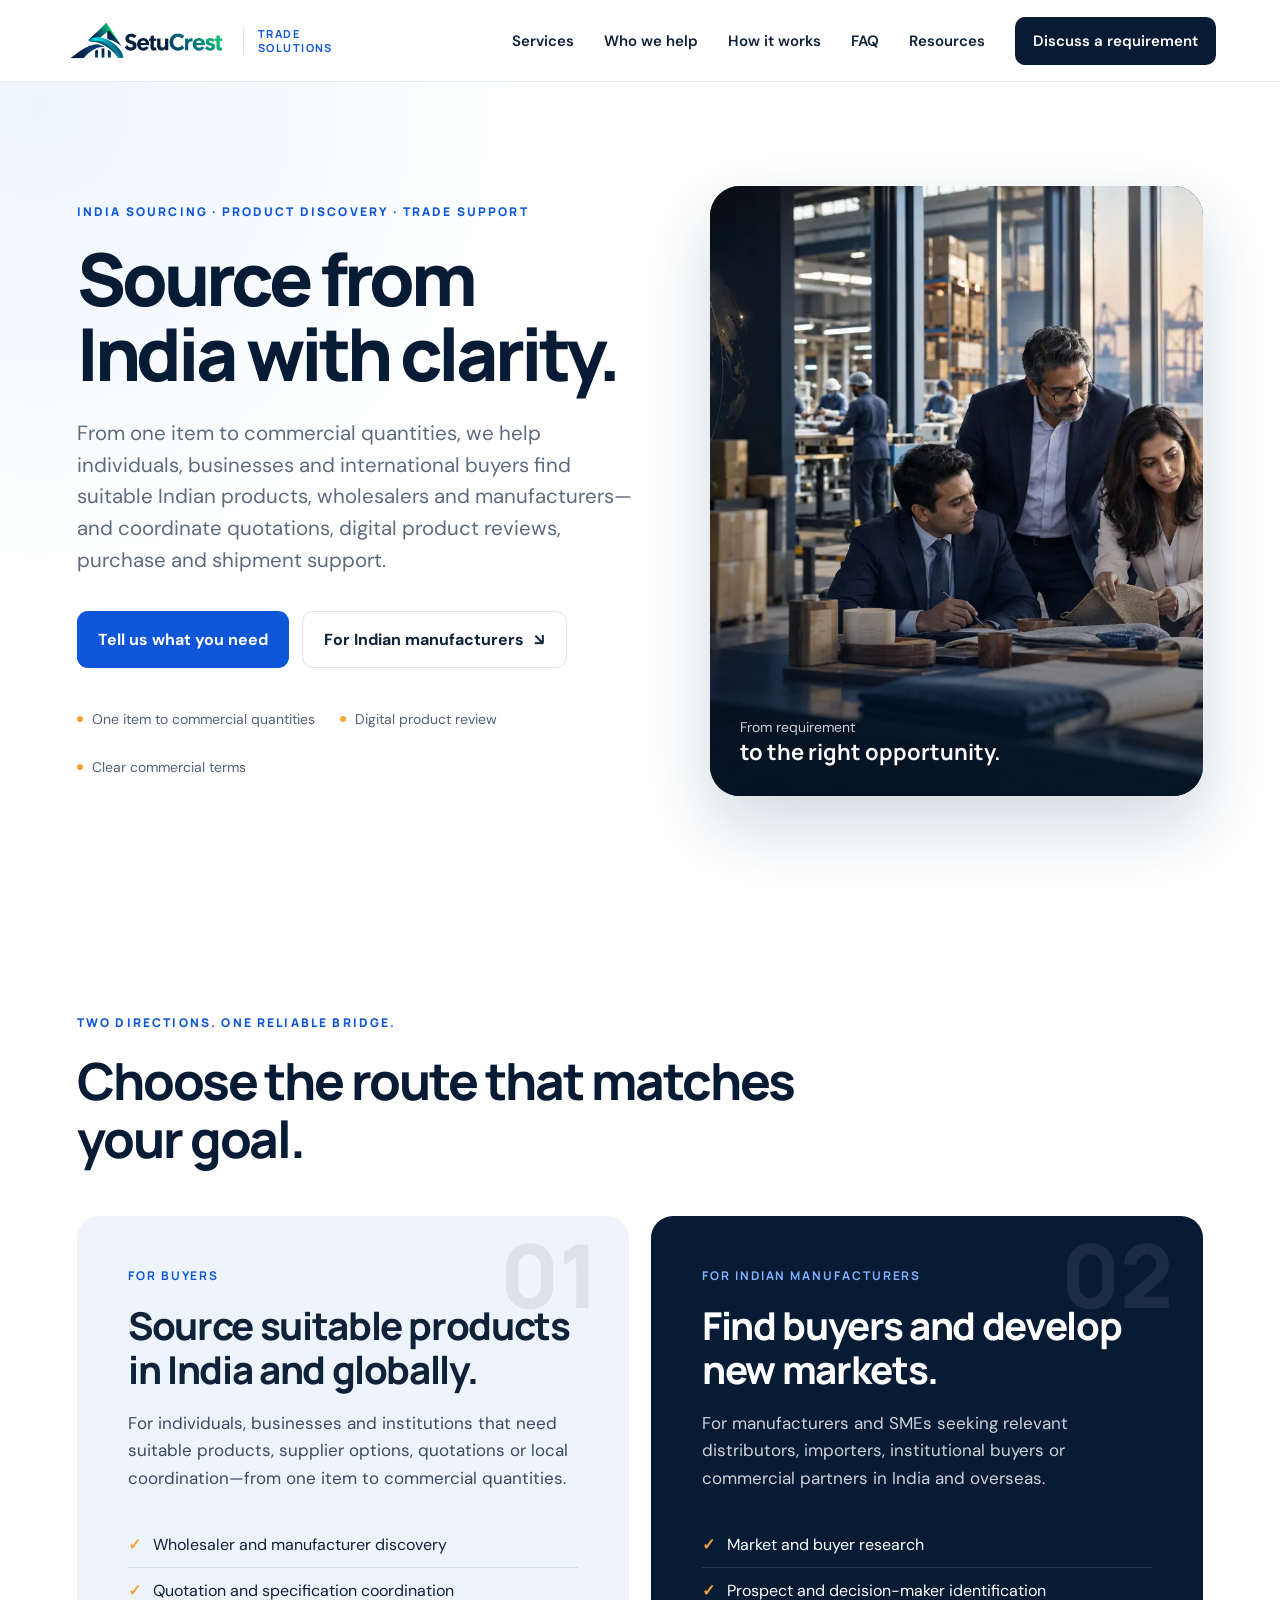
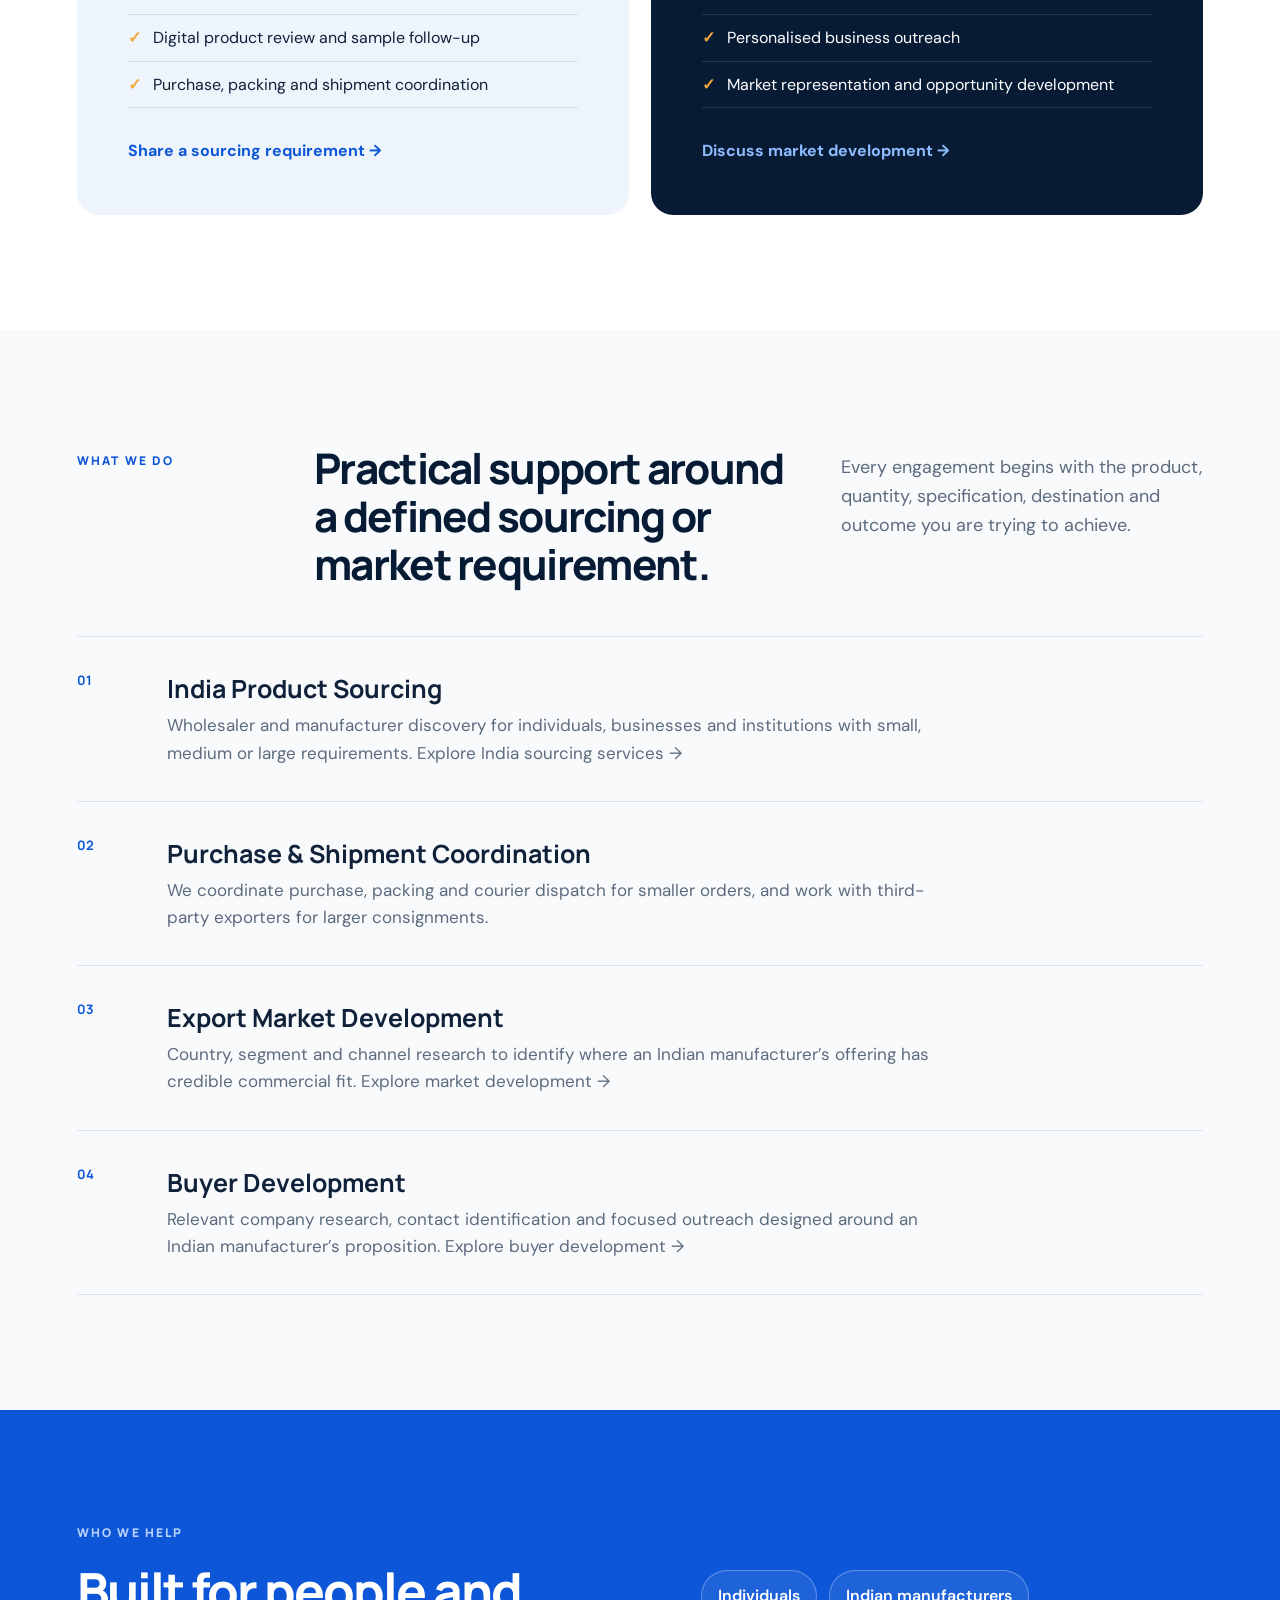
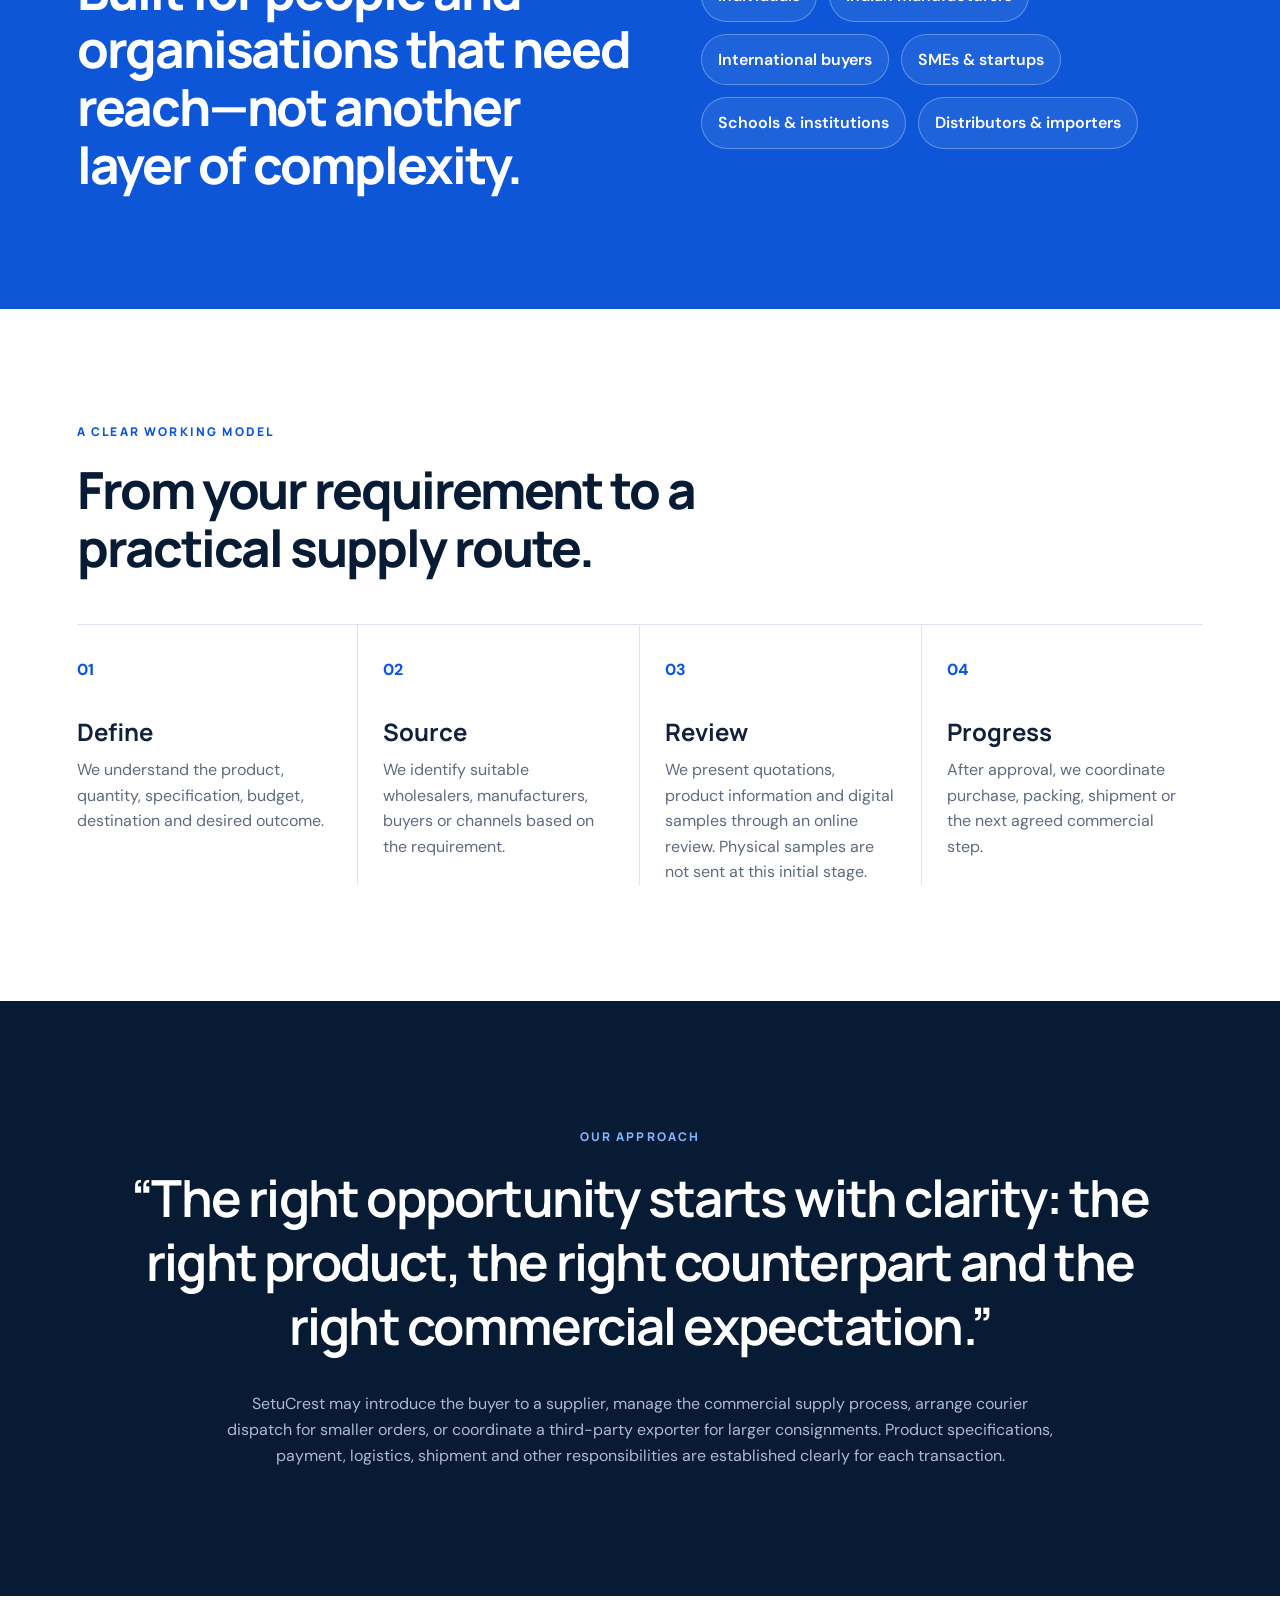
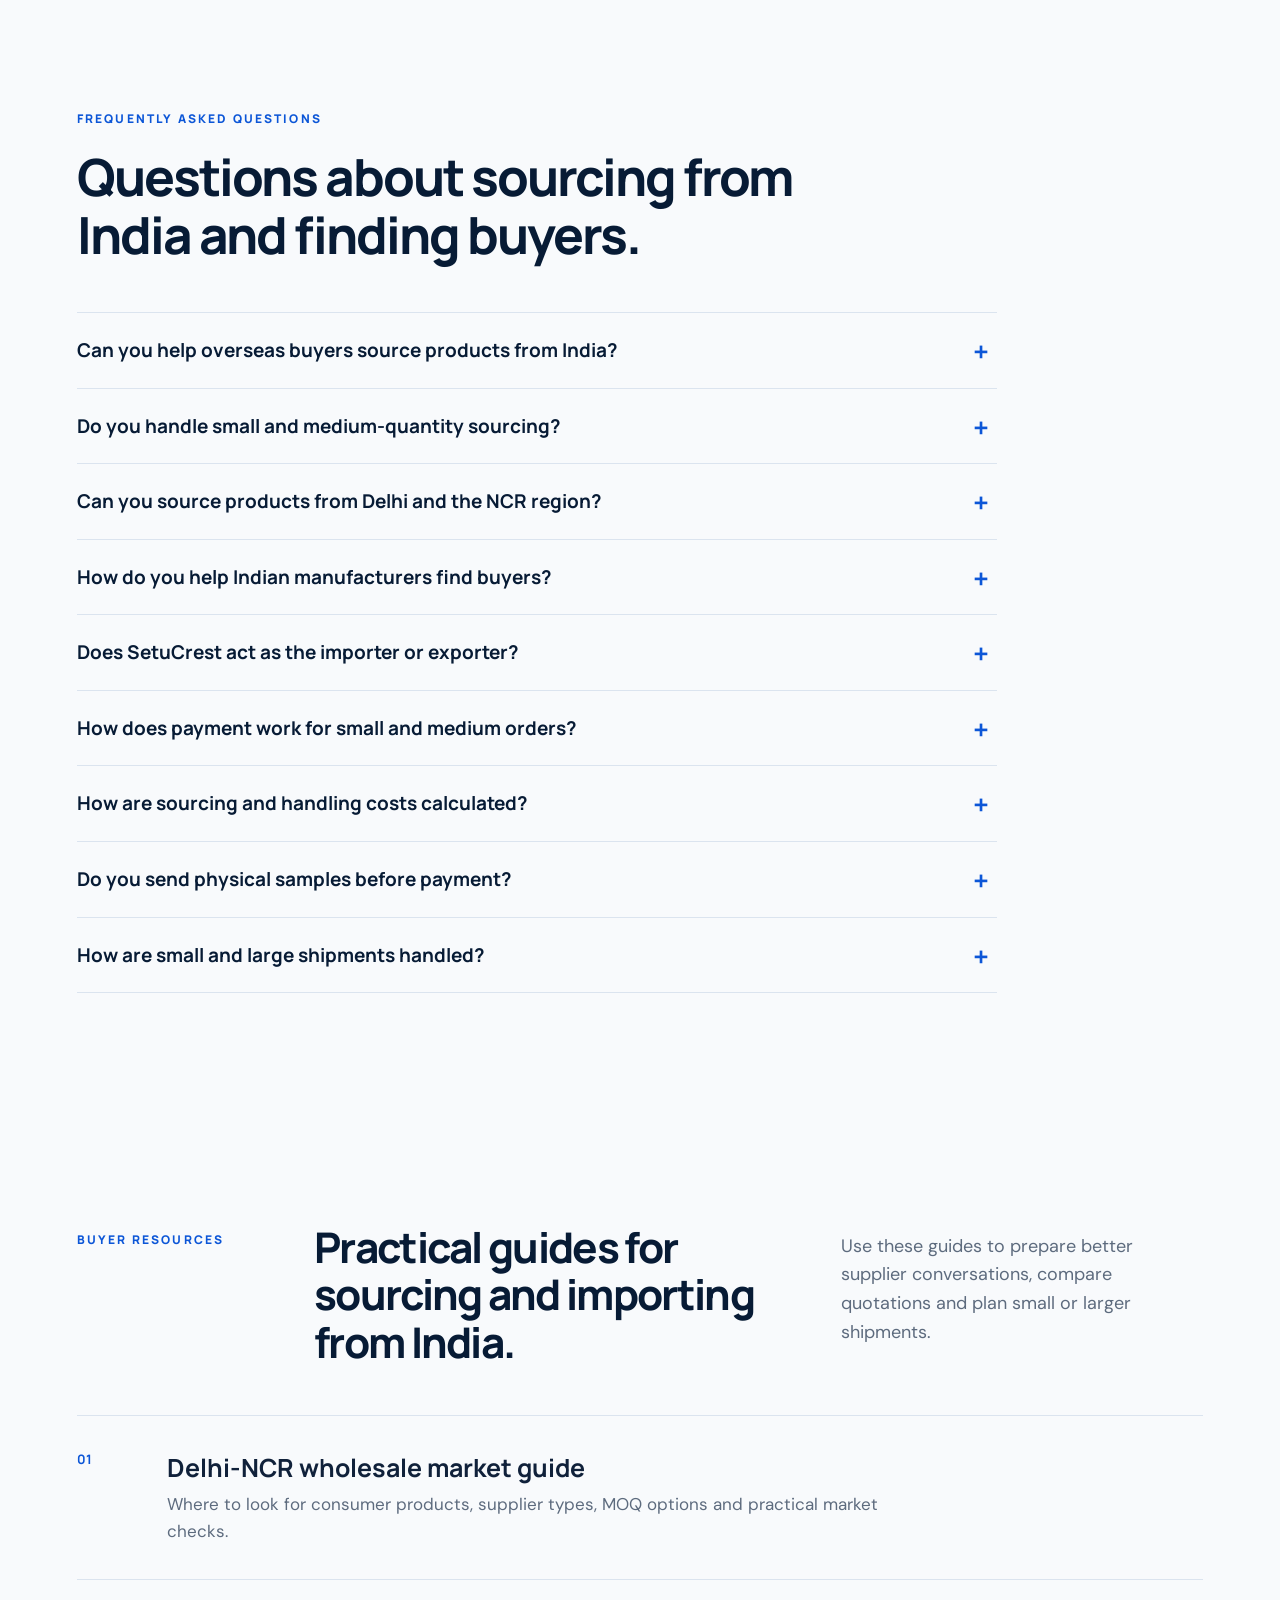
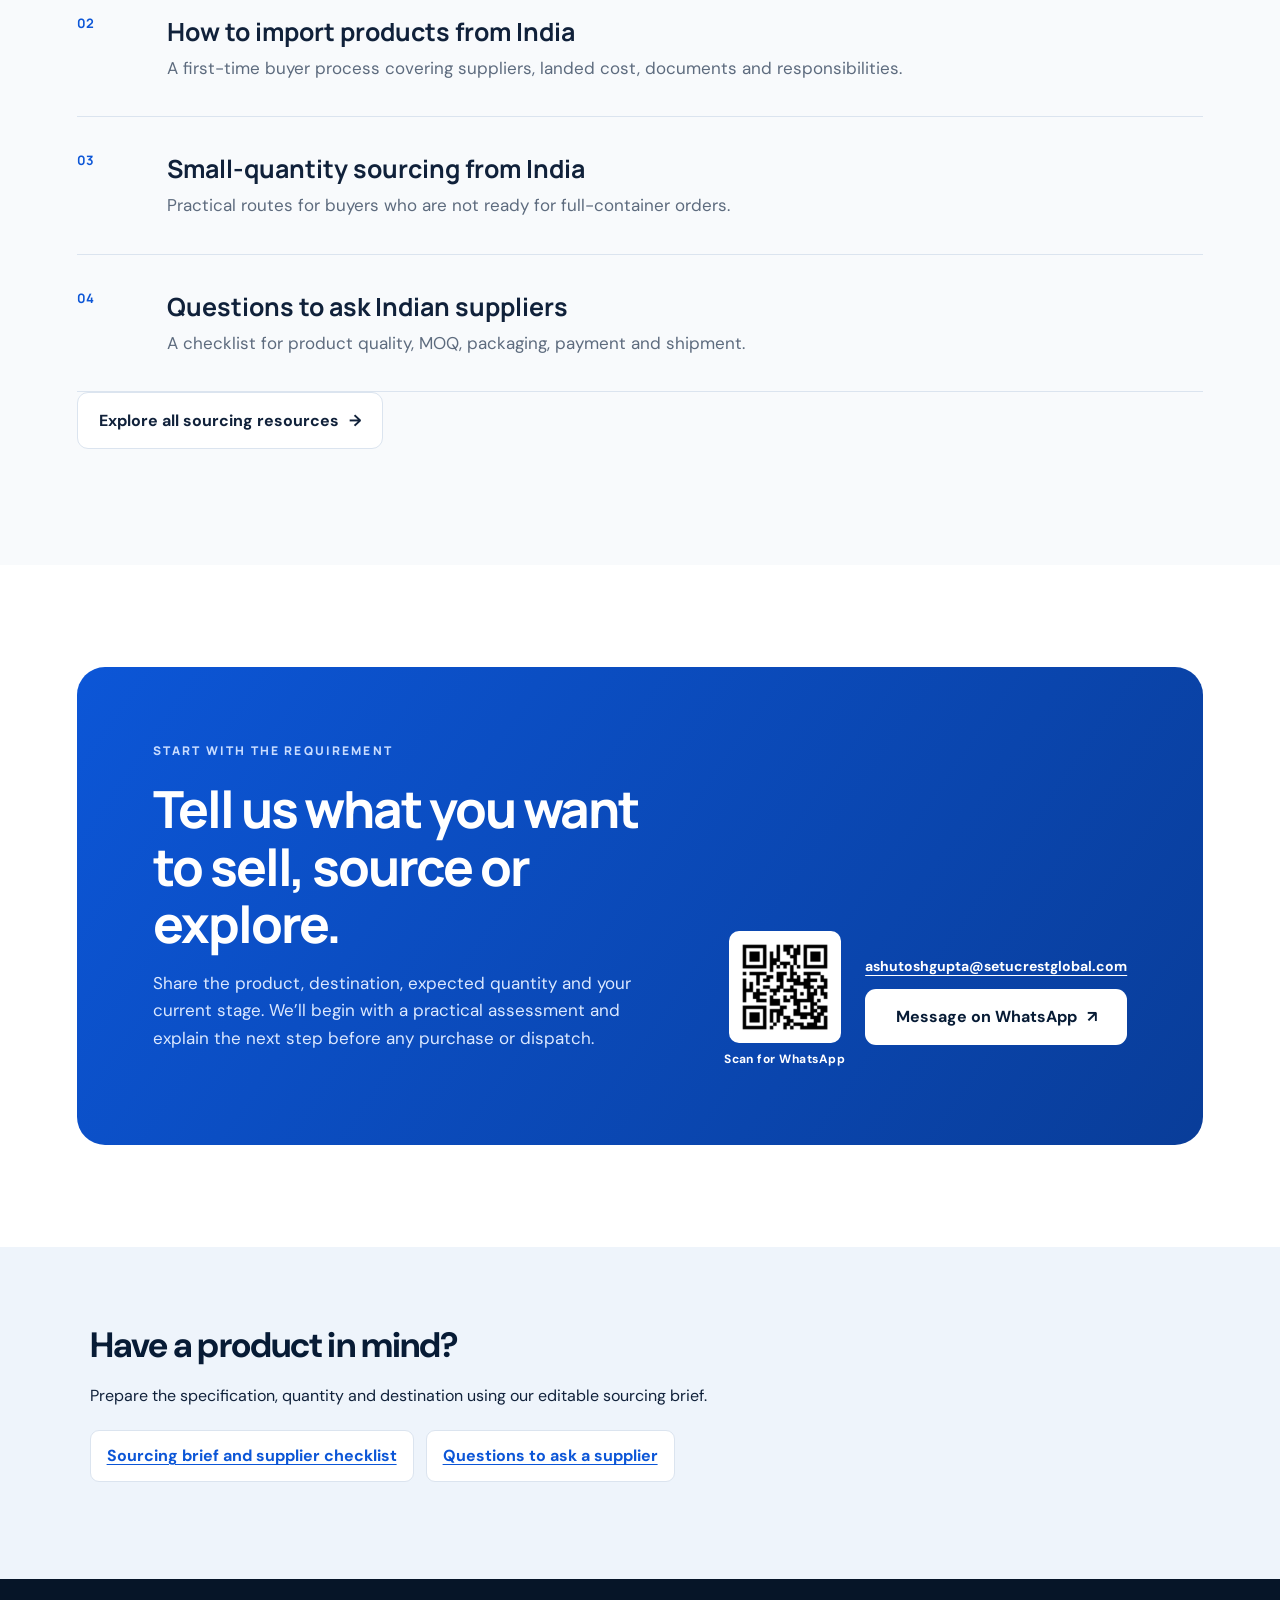
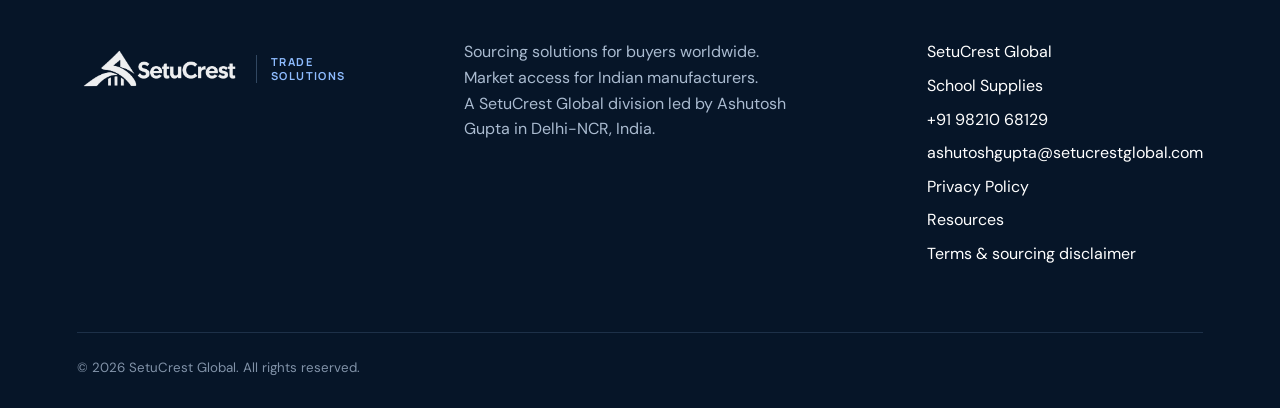
<file: index.html>
<!doctype html>
<html lang="en-IN">
<head>
  <!-- Google tag (gtag.js) -->
  <script async src="https://www.googletagmanager.com/gtag/js?id=G-NQDR6R521P"></script>
  <script>
    window.dataLayer = window.dataLayer || [];
    function gtag(){dataLayer.push(arguments);}
    gtag('js', new Date());
    gtag('config', 'G-NQDR6R521P');
  </script>
  <meta charset="utf-8">
  <meta name="viewport" content="width=device-width, initial-scale=1">
  <title>Source Products from India | SetuCrest Trade Solutions</title>
  <meta name="description" content="SetuCrest helps individuals, businesses and international buyers source suitable products from India—from one item to commercial quantities—with quotations, digital product reviews and shipment coordination.">
  <meta name="robots" content="index,follow,max-image-preview:large,max-snippet:-1,max-video-preview:-1">
  <meta name="author" content="SetuCrest Global">
  <meta name="theme-color" content="#071b35">
  <link rel="canonical" href="https://trade-solutions.setucrestglobal.com/">
  <meta property="og:type" content="website">
  <meta property="og:site_name" content="SetuCrest Trade Solutions">
  <meta property="og:title" content="Source Products from India | SetuCrest">
  <meta property="og:description" content="Buyer-first sourcing support for individuals, businesses and international buyers, with a separate route for Indian manufacturer market access.">
  <meta property="og:url" content="https://trade-solutions.setucrestglobal.com/">
  <meta property="og:image" content="https://trade-solutions.setucrestglobal.com/assets/india-trade-hero.png">
  <meta property="og:image:alt" content="Indian manufacturing and international trade connections">
  <meta name="twitter:card" content="summary_large_image">
  <meta name="twitter:title" content="Source Products from India | SetuCrest">
  <meta name="twitter:description" content="Source suitable products from India with quotations, digital product reviews and shipment coordination.">
  <meta name="twitter:image" content="https://trade-solutions.setucrestglobal.com/assets/india-trade-hero.png">
  <link rel="icon" href="assets/setucrest-logo.png" type="image/png">
  <link rel="preload" as="image" href="assets/india-trade-hero.webp" type="image/webp" fetchpriority="high">
  <link rel="preconnect" href="https://fonts.googleapis.com">
  <link rel="preconnect" href="https://fonts.gstatic.com" crossorigin>
  <link href="https://fonts.googleapis.com/css2?family=DM+Sans:wght@400;500;600;700&family=Manrope:wght@500;600;700;800&display=swap" rel="stylesheet">
  <link rel="stylesheet" href="assets/styles.css">
  <link rel="stylesheet" href="assets/contact.css">
  <script type="application/ld+json">
  {"@context":"https://schema.org","@graph":[
    {"@type":"Organization","@id":"https://trade-solutions.setucrestglobal.com/#organization","name":"SetuCrest Trade Solutions","url":"https://trade-solutions.setucrestglobal.com/","logo":"https://trade-solutions.setucrestglobal.com/assets/setucrest-logo.png","telephone":"+91-98210-68129","email":"ashutoshgupta@setucrestglobal.com","parentOrganization":{"@type":"Organization","name":"SetuCrest Global","url":"https://setucrestglobal.com/"},"areaServed":["India","Delhi NCR","Worldwide"],"knowsAbout":["India sourcing","supplier discovery","buyer development","market access","Delhi NCR sourcing"]},
    {"@type":"WebSite","@id":"https://trade-solutions.setucrestglobal.com/#website","url":"https://trade-solutions.setucrestglobal.com/","name":"SetuCrest Trade Solutions","publisher":{"@id":"https://trade-solutions.setucrestglobal.com/#organization"},"inLanguage":"en-IN"},
    {"@type":"Service","name":"India and Global Sourcing Support","provider":{"@id":"https://trade-solutions.setucrestglobal.com/#organization"},"areaServed":["India","Worldwide"],"serviceType":["Supplier discovery","Quotation coordination","Delhi NCR sourcing","Buyer development","Market access"]}
  ]}
  </script>
  <!-- Microsoft Clarity: SetuCrest Trade Solutions -->
  <script type="text/javascript">
    (function(c,l,a,r,i,t,y){
      c[a]=c[a]||function(){(c[a].q=c[a].q||[]).push(arguments)};
      t=l.createElement(r);t.async=1;t.src="https://www.clarity.ms/tag/"+i;
      y=l.getElementsByTagName(r)[0];y.parentNode.insertBefore(t,y);
    })(window, document, "clarity", "script", "ye3jl4kydo");
  </script>
<meta property="og:locale" content="en_IN">
<script type="application/ld+json">{"@context":"https://schema.org","@type":"FAQPage","mainEntity":[{"@type":"Question","name":"Can you help overseas buyers source products from India?","acceptedAnswer":{"@type":"Answer","text":"Yes. We support international buyers with supplier discovery, requirement sharing, quotation coordination, sample follow-up and commercial communication in India."}},{"@type":"Question","name":"Do you handle small and medium-quantity sourcing?","acceptedAnswer":{"@type":"Answer","text":"Yes. Our service is designed for practical small and medium requirements as well as businesses that are not ready for full-container import-export volumes."}},{"@type":"Question","name":"Can you source products from Delhi and the NCR region?","acceptedAnswer":{"@type":"Answer","text":"Yes. Our Delhi-NCR sourcing desk assists businesses outside the region with local supplier options, specifications, quotations and sample coordination."}},{"@type":"Question","name":"How do you help Indian manufacturers find buyers?","acceptedAnswer":{"@type":"Answer","text":"We research suitable markets, importers, distributors, institutions and decision-makers, then support focused outreach and follow-up around the manufacturer's offering."}},{"@type":"Question","name":"Does SetuCrest act as the importer or exporter?","acceptedAnswer":{"@type":"Answer","text":"SetuCrest provides independent sourcing and business-development support. Contracting, compliance, payment, logistics and shipment responsibilities are agreed by the parties for each transaction."}},{"@type":"Question","name":"How does payment work for small and medium orders?","acceptedAnswer":{"@type":"Answer","text":"For SetuCrest-managed individual, small and medium orders, 100% payment is required after the client approves the digital product option and before SetuCrest purchases the goods or arranges dispatch. This arrangement is agreed during the initial call and confirmed in the quotation."}},{"@type":"Question","name":"How are sourcing and handling costs calculated?","acceptedAnswer":{"@type":"Answer","text":"Small, personal and medium orders are quoted as the product cost plus actual shipping and an approximately 8% handling margin. If supplier, packaging or shipping costs change, the revised amount is confirmed before purchase."}},{"@type":"Question","name":"Do you send physical samples before payment?","acceptedAnswer":{"@type":"Answer","text":"The initial review is conducted online using product information, photos, videos and digital samples. Physical samples can be arranged separately when required, with their cost and delivery charges confirmed before dispatch."}},{"@type":"Question","name":"How are small and large shipments handled?","acceptedAnswer":{"@type":"Answer","text":"Smaller orders may be packed and dispatched through an authorised international courier. Larger consignments may be coordinated through a third-party exporter or logistics partner, with responsibilities stated in the quotation."}}]}</script>
</head>
<body>
  <header class="site-header">
    <a class="brand" href="#top" aria-label="SetuCrest Trade Solutions home">
      <img src="assets/setucrest-logo.webp" alt="SetuCrest" width="2095" height="751">
      <span class="division-label">Trade Solutions</span>
    </a>
    <button class="menu-button" type="button" aria-expanded="false" aria-controls="navigation">Menu</button>
    <nav id="navigation" aria-label="Main navigation">
      <a href="#services">Services</a>
      <a href="#who-we-help">Who we help</a>
      <a href="#process">How it works</a>
      <a href="#faq">FAQ</a>
      <a href="resources/">Resources</a>
      <a class="nav-cta" href="https://wa.me/919821068129?text=Hello%20SetuCrest%2C%20I%20would%20like%20to%20discuss%20a%20trade%20requirement." target="_blank" rel="noopener">Discuss a requirement</a>
    </nav>
  </header>

  <main id="top">
    <section class="hero">
      <div class="hero-copy">
        <p class="eyebrow">INDIA SOURCING · PRODUCT DISCOVERY · TRADE SUPPORT</p>
        <h1>Source from India with clarity.</h1>
        <p class="hero-lede">From one item to commercial quantities, we help individuals, businesses and international buyers find suitable Indian products, wholesalers and manufacturers—and coordinate quotations, digital product reviews, purchase and shipment support.</p>
        <div class="hero-actions">
          <a class="button primary" href="#contact">Tell us what you need</a>
          <a class="button secondary" href="#pathways">For Indian manufacturers <span aria-hidden="true">↘</span></a>
        </div>
        <div class="trust-line" aria-label="Our operating principles">
          <span>One item to commercial quantities</span><span>Digital product review</span><span>Clear commercial terms</span>
        </div>
      </div>
      <div class="hero-visual">
        <img src="assets/india-trade-hero.webp" alt="Indian business and manufacturing connected to international trade" width="1400" height="962" fetchpriority="high">
        <div class="visual-note"><span>From requirement</span><strong>to the right opportunity.</strong></div>
      </div>
    </section>

    <section class="pathways" id="pathways" aria-labelledby="pathways-title">
      <div class="section-heading">
        <p class="eyebrow">TWO DIRECTIONS. ONE RELIABLE BRIDGE.</p>
        <h2 id="pathways-title">Choose the route that matches your goal.</h2>
      </div>
      <div class="pathway-grid">
        <article class="pathway-card buyer">
          <p class="card-number">01</p>
          <p class="card-kicker">FOR BUYERS</p>
          <h3>Source suitable products in India and globally.</h3>
          <p>For individuals, businesses and institutions that need suitable products, supplier options, quotations or local coordination—from one item to commercial quantities.</p>
          <ul>
            <li>Wholesaler and manufacturer discovery</li>
            <li>Quotation and specification coordination</li>
            <li>Digital product review and sample follow-up</li>
            <li>Purchase, packing and shipment coordination</li>
          </ul>
          <a href="#contact">Share a sourcing requirement <span aria-hidden="true">→</span></a>
        </article>
        <article class="pathway-card manufacturer">
          <p class="card-number">02</p>
          <p class="card-kicker">FOR INDIAN MANUFACTURERS</p>
          <h3>Find buyers and develop new markets.</h3>
          <p>For manufacturers and SMEs seeking relevant distributors, importers, institutional buyers or commercial partners in India and overseas.</p>
          <ul>
            <li>Market and buyer research</li>
            <li>Prospect and decision-maker identification</li>
            <li>Personalised business outreach</li>
            <li>Market representation and opportunity development</li>
          </ul>
          <a href="#contact">Discuss market development <span aria-hidden="true">→</span></a>
        </article>
      </div>
    </section>

    <section class="services" id="services" aria-labelledby="services-title">
      <div class="section-heading compact">
        <p class="eyebrow">WHAT WE DO</p>
        <h2 id="services-title">Practical support around a defined sourcing or market requirement.</h2>
        <p>Every engagement begins with the product, quantity, specification, destination and outcome you are trying to achieve.</p>
      </div>
      <div class="service-list">
        <article><span>01</span><div><h3><a href="india-sourcing-services/">India Product Sourcing</a></h3><p>Wholesaler and manufacturer discovery for individuals, businesses and institutions with small, medium or large requirements. <a href="india-sourcing-services/">Explore India sourcing services →</a></p></div></article>
        <article><span>02</span><div><h3>Purchase &amp; Shipment Coordination</h3><p>We coordinate purchase, packing and courier dispatch for smaller orders, and work with third-party exporters for larger consignments.</p></div></article>
        <article><span>03</span><div><h3><a href="export-market-development/">Export Market Development</a></h3><p>Country, segment and channel research to identify where an Indian manufacturer’s offering has credible commercial fit. <a href="export-market-development/">Explore market development →</a></p></div></article>
        <article><span>04</span><div><h3><a href="buyer-development-indian-manufacturers/">Buyer Development</a></h3><p>Relevant company research, contact identification and focused outreach designed around an Indian manufacturer’s proposition. <a href="buyer-development-indian-manufacturers/">Explore buyer development →</a></p></div></article>
      </div>
    </section>

    <section class="who" id="who-we-help">
      <div class="who-copy">
        <p class="eyebrow">WHO WE HELP</p>
        <h2>Built for people and organisations that need reach—not another layer of complexity.</h2>
      </div>
      <div class="who-tags" aria-label="Client types">
        <span>Individuals</span><span>Indian manufacturers</span><span>International buyers</span><span>SMEs & startups</span><span>Schools & institutions</span><span>Distributors & importers</span>
      </div>
    </section>

    <section class="process" id="process" aria-labelledby="process-title">
      <div class="section-heading">
        <p class="eyebrow">A CLEAR WORKING MODEL</p>
        <h2 id="process-title">From your requirement to a practical supply route.</h2>
      </div>
      <ol>
        <li><span>01</span><h3>Define</h3><p>We understand the product, quantity, specification, budget, destination and desired outcome.</p></li>
        <li><span>02</span><h3>Source</h3><p>We identify suitable wholesalers, manufacturers, buyers or channels based on the requirement.</p></li>
        <li><span>03</span><h3>Review</h3><p>We present quotations, product information and digital samples through an online review. Physical samples are not sent at this initial stage.</p></li>
        <li><span>04</span><h3>Progress</h3><p>After approval, we coordinate purchase, packing, shipment or the next agreed commercial step.</p></li>
      </ol>
    </section>

    <section class="principle">
      <p class="eyebrow">OUR APPROACH</p>
      <blockquote>“The right opportunity starts with clarity: the right product, the right counterpart and the right commercial expectation.”</blockquote>
      <p>SetuCrest may introduce the buyer to a supplier, manage the commercial supply process, arrange courier dispatch for smaller orders, or coordinate a third-party exporter for larger consignments. Product specifications, payment, logistics, shipment and other responsibilities are established clearly for each transaction.</p>
    </section>

    <section class="faq" id="faq" aria-labelledby="faq-title">
      <div class="section-heading">
        <p class="eyebrow">FREQUENTLY ASKED QUESTIONS</p>
        <h2 id="faq-title">Questions about sourcing from India and finding buyers.</h2>
      </div>
      <div class="faq-list">
        <details><summary>Can you help overseas buyers source products from India?</summary><p>Yes. We support international buyers with supplier discovery, requirement sharing, quotation coordination, sample follow-up and commercial communication in India.</p></details>
        <details><summary>Do you handle small and medium-quantity sourcing?</summary><p>Yes. Our service is designed for practical small and medium requirements as well as businesses that are not ready for full-container import-export volumes.</p></details>
        <details><summary>Can you source products from Delhi and the NCR region?</summary><p>Yes. Our Delhi-NCR sourcing desk assists businesses outside the region with local supplier options, specifications, quotations and sample coordination.</p></details>
        <details><summary>How do you help Indian manufacturers find buyers?</summary><p>We research suitable markets, importers, distributors, institutions and decision-makers, then support focused outreach and follow-up around the manufacturer's offering.</p></details>
        <details><summary>Does SetuCrest act as the importer or exporter?</summary><p>SetuCrest provides independent sourcing and business-development support. Contracting, compliance, payment, logistics and shipment responsibilities are agreed by the parties for each transaction.</p></details>
        <details><summary>How does payment work for small and medium orders?</summary><p>For SetuCrest-managed individual, small and medium orders, 100% payment is required after the client approves the digital product option and before SetuCrest purchases the goods or arranges dispatch. This arrangement is agreed during the initial call and confirmed in the quotation.</p></details>
        <details><summary>How are sourcing and handling costs calculated?</summary><p>Small, personal and medium orders are quoted as the product cost plus actual shipping and an approximately 8% handling margin. If supplier, packaging or shipping costs change, the revised amount is confirmed before purchase.</p></details>
        <details><summary>Do you send physical samples before payment?</summary><p>The initial review is conducted online using product information, photos, videos and digital samples. Physical samples can be arranged separately when required, with their cost and delivery charges confirmed before dispatch.</p></details>
        <details><summary>How are small and large shipments handled?</summary><p>Smaller orders may be packed and dispatched through an authorised international courier. Larger consignments may be coordinated through a third-party exporter or logistics partner, with responsibilities stated in the quotation.</p></details>
      </div>
    </section>


    <section class="services" id="resources" aria-labelledby="resources-title">
      <div class="section-heading compact">
        <p class="eyebrow">BUYER RESOURCES</p>
        <h2 id="resources-title">Practical guides for sourcing and importing from India.</h2>
        <p>Use these guides to prepare better supplier conversations, compare quotations and plan small or larger shipments.</p>
      </div>
      <div class="service-list">
        <article><span>01</span><div><h3><a href="resources/delhi-ncr-wholesale-market-guide/">Delhi-NCR wholesale market guide</a></h3><p>Where to look for consumer products, supplier types, MOQ options and practical market checks.</p></div></article>
        <article><span>02</span><div><h3><a href="resources/import-products-from-india/">How to import products from India</a></h3><p>A first-time buyer process covering suppliers, landed cost, documents and responsibilities.</p></div></article>
        <article><span>03</span><div><h3><a href="resources/small-quantity-sourcing-from-india/">Small-quantity sourcing from India</a></h3><p>Practical routes for buyers who are not ready for full-container orders.</p></div></article>
        <article><span>04</span><div><h3><a href="resources/questions-to-ask-indian-suppliers/">Questions to ask Indian suppliers</a></h3><p>A checklist for product quality, MOQ, packaging, payment and shipment.</p></div></article>
      </div>
      <a class="button secondary" href="resources/">Explore all sourcing resources <span aria-hidden="true">→</span></a>
    </section>

    <section class="contact" id="contact">
      <div>
        <p class="eyebrow">START WITH THE REQUIREMENT</p>
        <h2>Tell us what you want to sell, source or explore.</h2>
        <p>Share the product, destination, expected quantity and your current stage. We’ll begin with a practical assessment and explain the next step before any purchase or dispatch.</p>
      </div>
      <div class="contact-options">
        <a class="qr-link" href="https://wa.me/919821068129?text=Hello%20SetuCrest%2C%20I%20would%20like%20to%20discuss%20a%20trade%20requirement." target="_blank" rel="noopener" aria-label="Open SetuCrest Trade Solutions WhatsApp enquiry"><img src="assets/whatsapp-qr.png" alt="Scan to message SetuCrest Trade Solutions on WhatsApp" width="360" height="360"><span>Scan for WhatsApp</span></a>
        <div class="contact-methods"><a class="email-link" href="mailto:ashutoshgupta@setucrestglobal.com">ashutoshgupta@setucrestglobal.com</a><a class="button light" href="https://wa.me/919821068129?text=Hello%20SetuCrest%2C%20I%20would%20like%20to%20discuss%20a%20trade%20requirement." target="_blank" rel="noopener">Message on WhatsApp <span aria-hidden="true">↗</span></a></div>
      </div>
    </section>
  <section class="buying-hub"><div class="buying-guide"><h2>Have a product in mind?</h2><p>Prepare the specification, quantity and destination using our editable sourcing brief.</p><div class="buying-links"><a href="/resources/#requirement-templates">Sourcing brief and supplier checklist</a><a href="/resources/questions-to-ask-indian-suppliers/">Questions to ask a supplier</a></div></div></section></main>

  <footer>
    <a class="brand footer-brand" href="#top">
      <img src="assets/setucrest-logo.webp" alt="SetuCrest" width="2095" height="751">
      <span class="division-label">Trade Solutions</span>
    </a>
    <p>Sourcing solutions for buyers worldwide.<br>Market access for Indian manufacturers.<br>A SetuCrest Global division led by Ashutosh Gupta in Delhi-NCR, India.</p>
    <div><a href="https://setucrestglobal.com/">SetuCrest Global</a><a href="https://school-supplies.setucrestglobal.com/">School Supplies</a><a href="tel:+919821068129">+91 98210 68129</a><a href="mailto:ashutoshgupta@setucrestglobal.com">ashutoshgupta@setucrestglobal.com</a><a href="https://setucrestglobal.com/privacy/">Privacy Policy</a><a href="resources/">Resources</a><a href="https://setucrestglobal.com/terms/">Terms &amp; sourcing disclaimer</a></div>
    <small>© <span id="year"></span> SetuCrest Global. All rights reserved.</small>
  </footer>
  <script src="assets/site.js"></script>
</body>
</html>
</file>
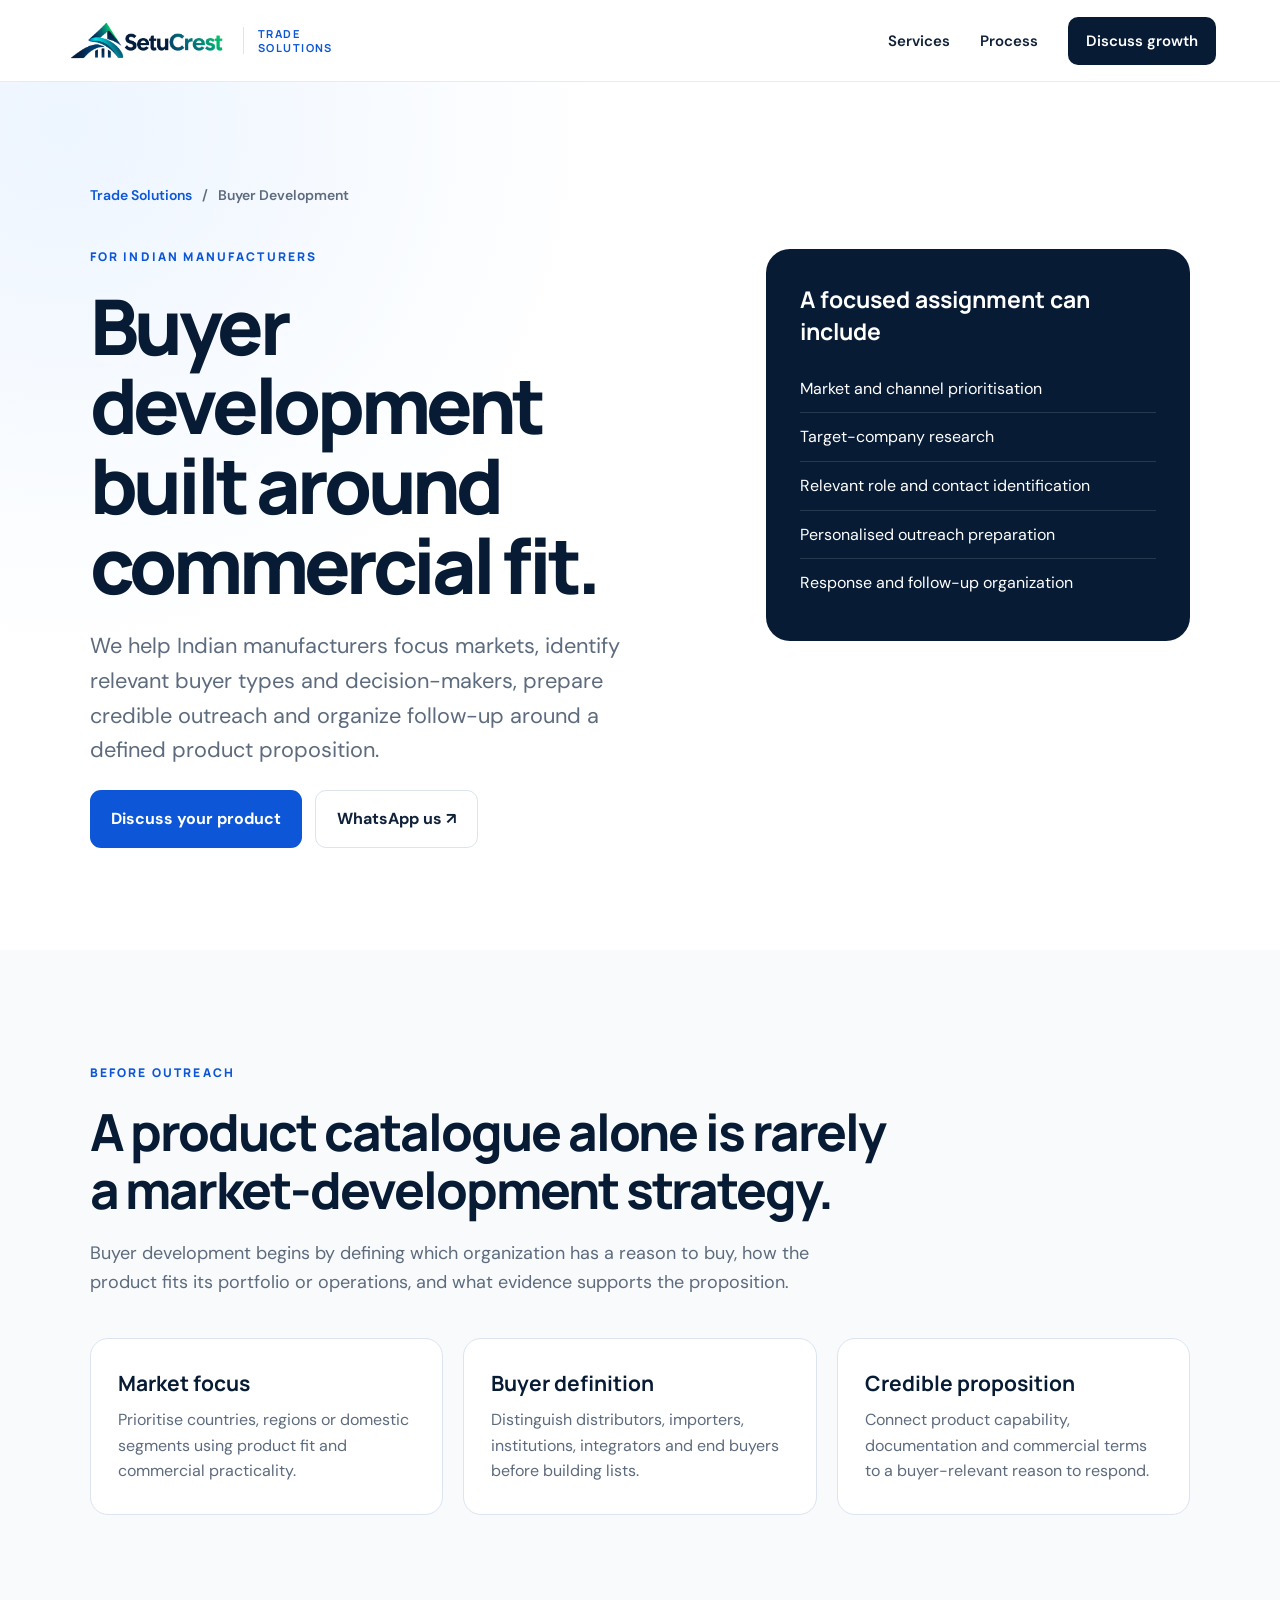
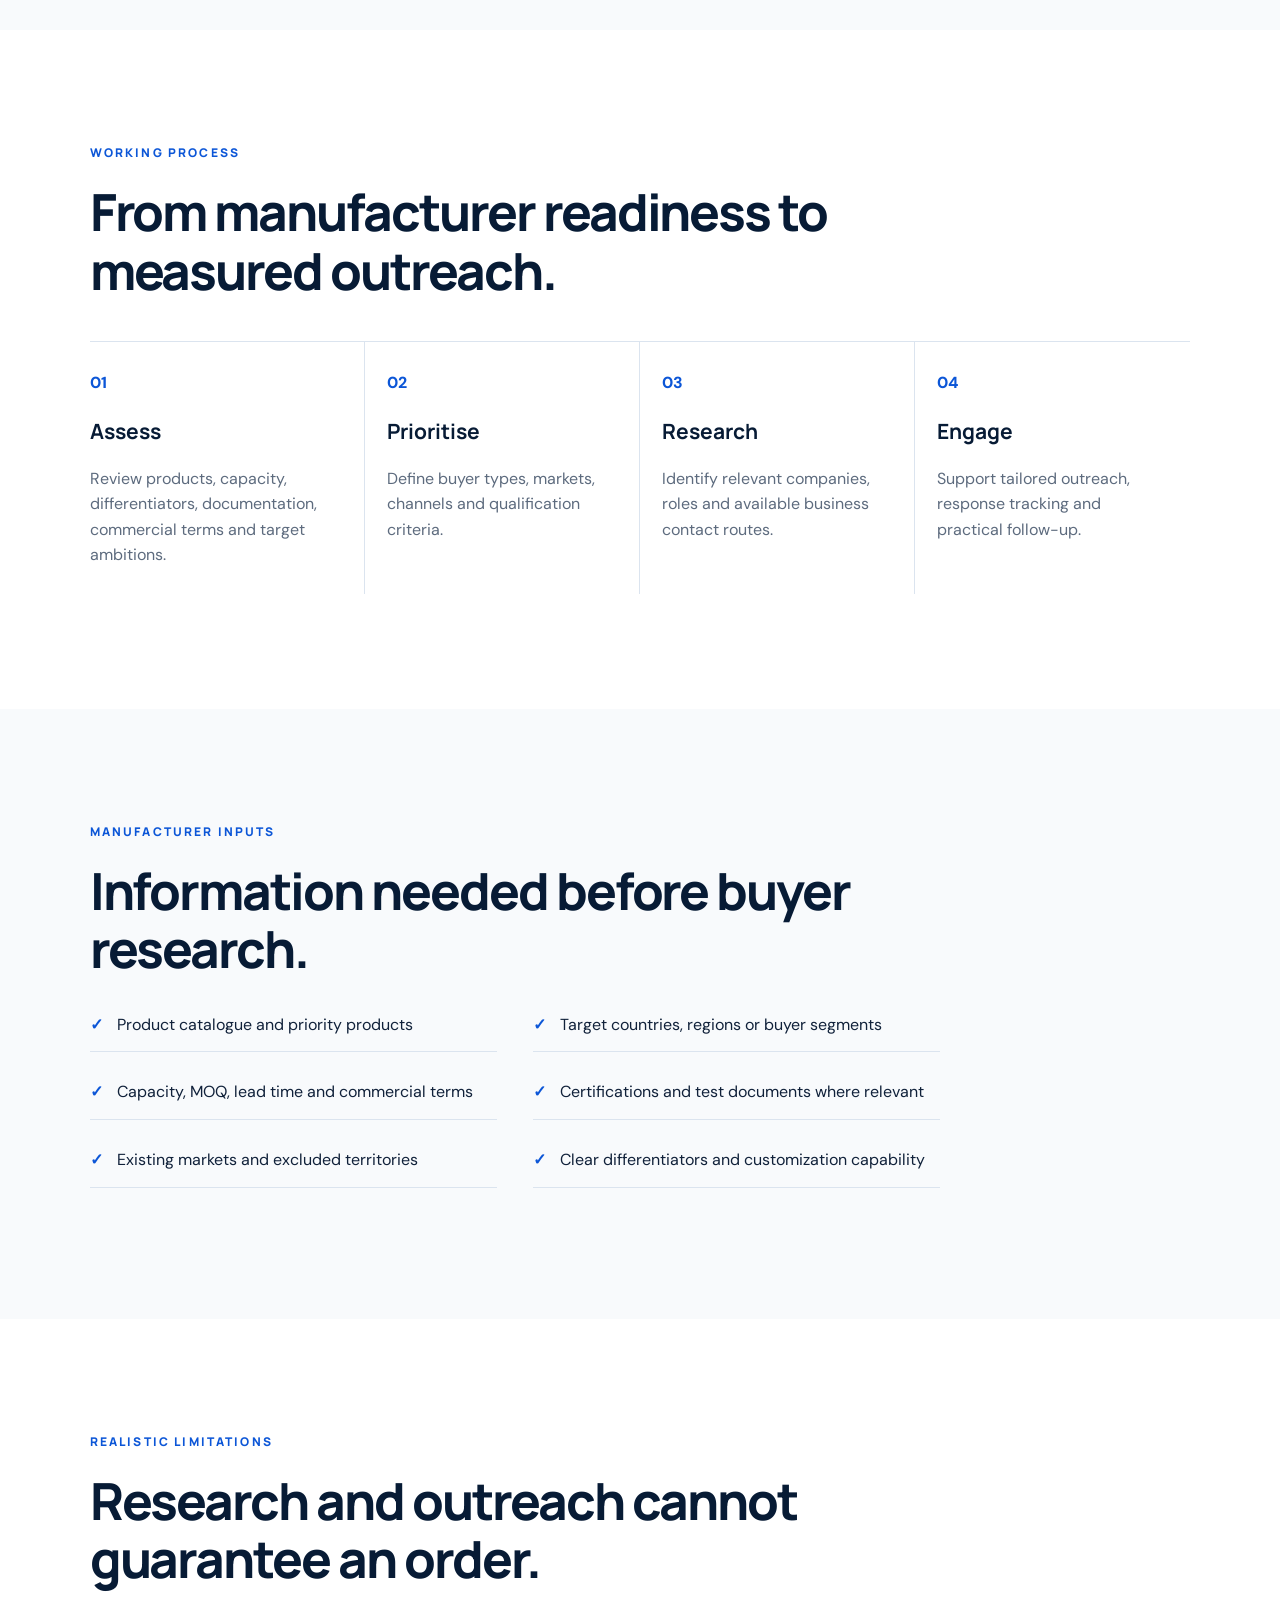
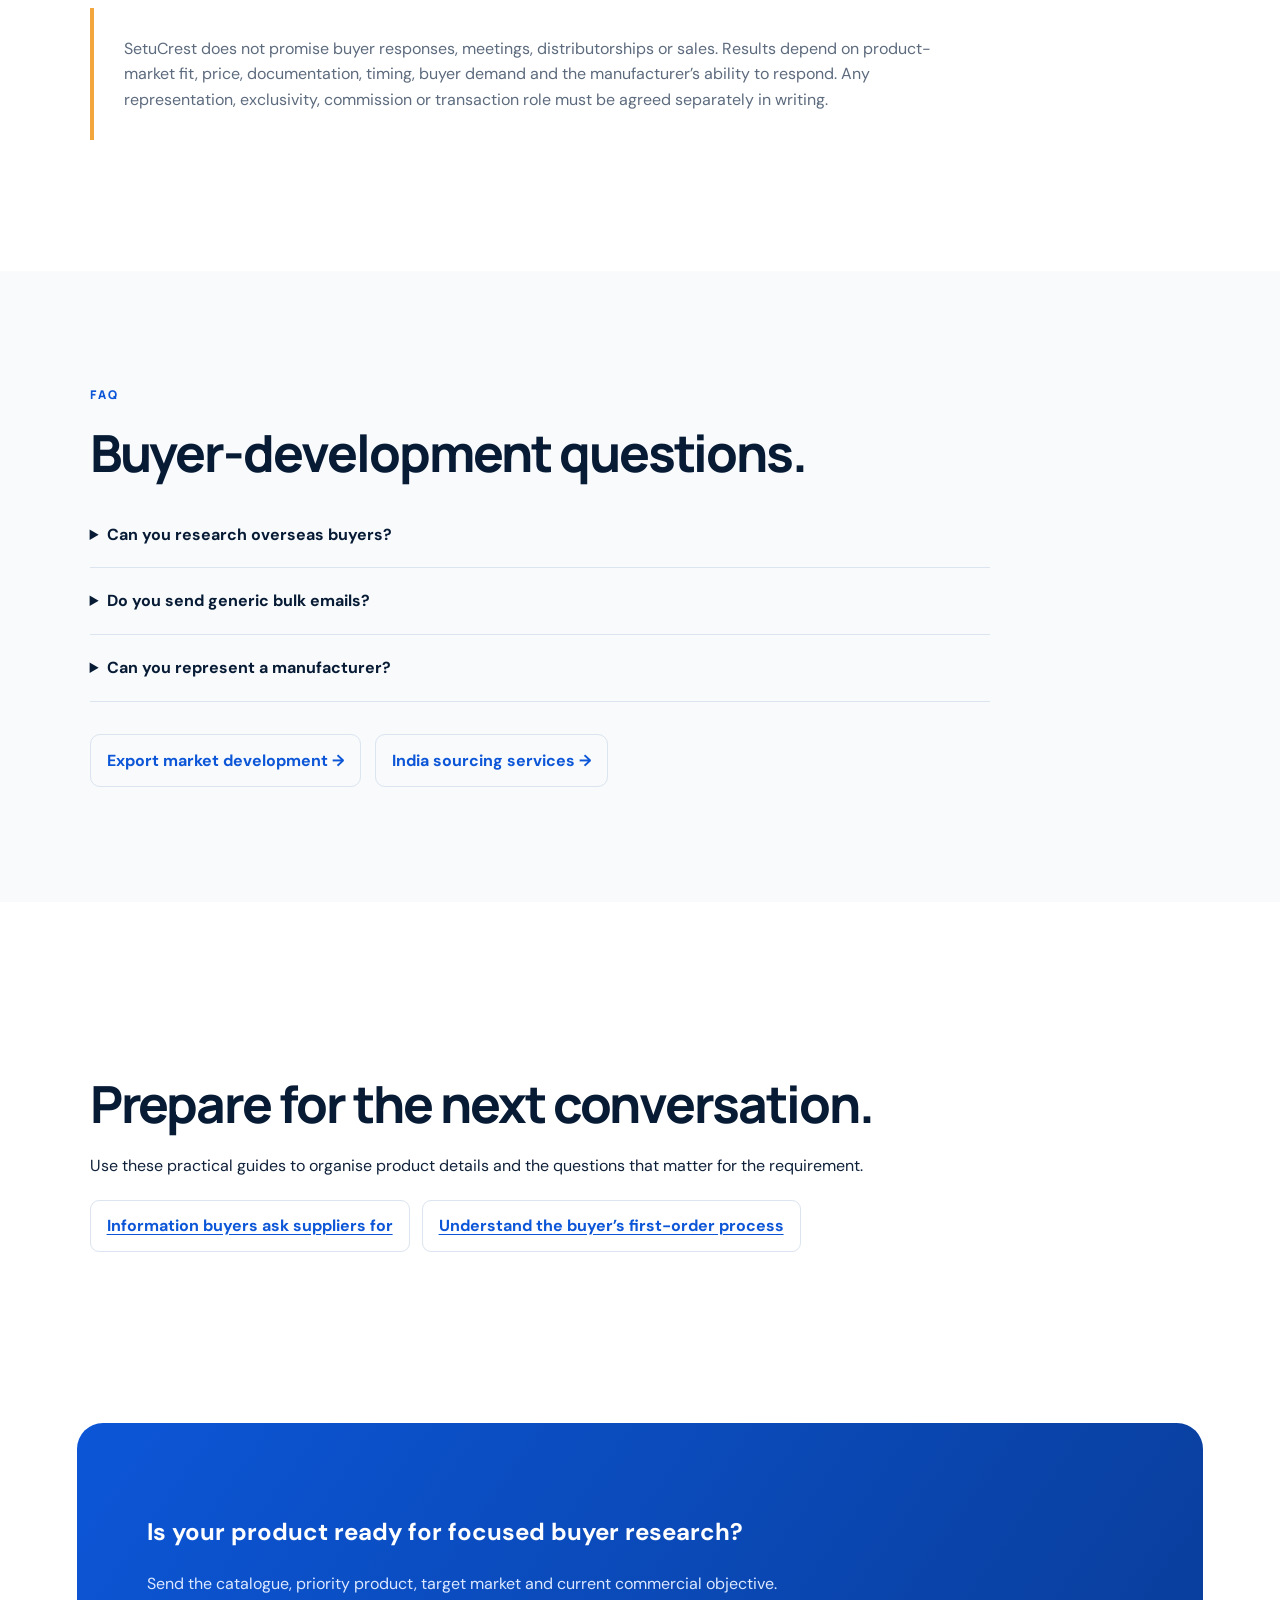
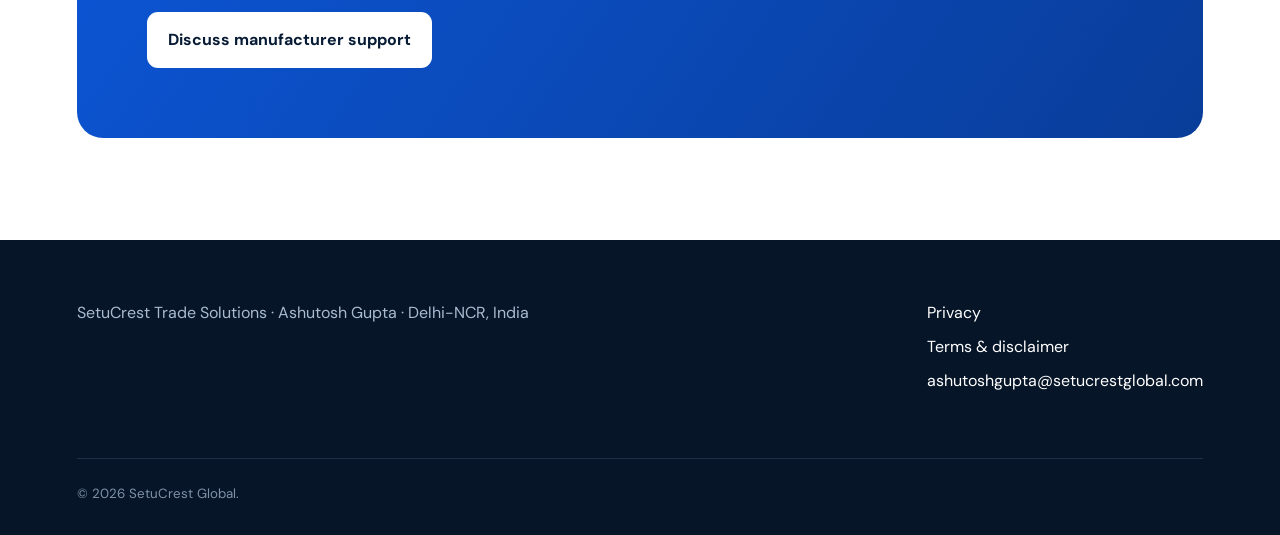
<file: buyer-development-indian-manufacturers/index.html>
<!doctype html><html lang="en-IN"><head>
<script async src="https://www.googletagmanager.com/gtag/js?id=G-NQDR6R521P"></script><script>window.dataLayer=window.dataLayer||[];function gtag(){dataLayer.push(arguments)}gtag('js',new Date());gtag('config','G-NQDR6R521P');</script>
<meta charset="utf-8"><meta name="viewport" content="width=device-width,initial-scale=1"><title>Buyer Development for Indian Manufacturers | SetuCrest</title><meta name="description" content="Buyer-development support for Indian manufacturers: market focus, importer and distributor research, contact identification, outreach and structured follow-up."><meta name="robots" content="index,follow"><link rel="canonical" href="https://trade-solutions.setucrestglobal.com/buyer-development-indian-manufacturers/"><meta property="og:type" content="website"><meta property="og:title" content="Buyer Development for Indian Manufacturers"><meta property="og:url" content="https://trade-solutions.setucrestglobal.com/buyer-development-indian-manufacturers/">
<link rel="icon" href="../assets/setucrest-logo.png"><link rel="preconnect" href="https://fonts.googleapis.com"><link rel="preconnect" href="https://fonts.gstatic.com" crossorigin><link href="https://fonts.googleapis.com/css2?family=DM+Sans:wght@400;500;600;700&family=Manrope:wght@500;600;700;800&display=swap" rel="stylesheet"><link rel="stylesheet" href="../assets/styles.css"><link rel="stylesheet" href="../assets/service-page.css">
<script type="application/ld+json">{"@context":"https://schema.org","@graph":[{"@type":"Service","name":"Buyer Development for Indian Manufacturers","url":"https://trade-solutions.setucrestglobal.com/buyer-development-indian-manufacturers/","provider":{"@type":"Organization","name":"SetuCrest Trade Solutions","url":"https://trade-solutions.setucrestglobal.com/"},"areaServed":["India","Worldwide"],"serviceType":"B2B buyer research and outreach support"},{"@type":"FAQPage","mainEntity":[{"@type":"Question","name":"Does buyer development guarantee orders?","acceptedAnswer":{"@type":"Answer","text":"No. The service improves market focus, prospect research and communication but cannot guarantee buyer interest, meetings or orders."}},{"@type":"Question","name":"Which buyers can be researched?","acceptedAnswer":{"@type":"Answer","text":"Depending on the product, research may cover importers, distributors, wholesalers, institutions, integrators or other relevant commercial buyers."}},{"@type":"Question","name":"What should a manufacturer provide?","acceptedAnswer":{"@type":"Answer","text":"A manufacturer should provide product information, target markets, commercial terms, certifications where applicable, capacity, catalogue and a clear reason for buyers to consider the offering."}}]}]}</script><script>(function(c,l,a,r,i,t,y){c[a]=c[a]||function(){(c[a].q=c[a].q||[]).push(arguments)};t=l.createElement(r);t.async=1;t.src="https://www.clarity.ms/tag/"+i;y=l.getElementsByTagName(r)[0];y.parentNode.insertBefore(t,y)})(window,document,"clarity","script","ye3jl4kydo");</script>
<meta property="og:site_name" content="SetuCrest Trade Solutions">
<meta property="og:locale" content="en_IN">
<meta property="og:description" content="Buyer-development support for Indian manufacturers: market focus, importer and distributor research, contact identification, outreach and structured follow-up.">
<meta property="og:image" content="https://trade-solutions.setucrestglobal.com/assets/india-trade-hero.png">
<meta property="og:image:alt" content="SetuCrest Trade Solutions India sourcing and market access">
<meta name="twitter:card" content="summary_large_image">
<meta name="twitter:title" content="Buyer Development for Indian Manufacturers | SetuCrest">
<meta name="twitter:description" content="Buyer-development support for Indian manufacturers: market focus, importer and distributor research, contact identification, outreach and structured follow-up.">
<meta name="twitter:image" content="https://trade-solutions.setucrestglobal.com/assets/india-trade-hero.png">
<script type="application/ld+json">{"@context":"https://schema.org","@type":"BreadcrumbList","itemListElement":[{"@type":"ListItem","position":1,"name":"SetuCrest Trade Solutions","item":"https://trade-solutions.setucrestglobal.com/"},{"@type":"ListItem","position":2,"name":"Buyer Development for Indian Manufacturers","item":"https://trade-solutions.setucrestglobal.com/buyer-development-indian-manufacturers/"}]}</script>
</head><body><header class="site-header"><a class="brand" href="../"><img src="../assets/setucrest-logo.webp" alt="SetuCrest" width="2095" height="751"><span class="division-label">Trade Solutions</span></a><nav><a href="../#services">Services</a><a href="../#process">Process</a><a class="nav-cta" href="../#contact">Discuss growth</a></nav></header><main>
<section class="service-hero"><nav class="breadcrumbs"><a href="../">Trade Solutions</a><span>/</span><span>Buyer Development</span></nav><div class="service-hero-grid"><div><p class="eyebrow">FOR INDIAN MANUFACTURERS</p><h1>Buyer development built around commercial fit.</h1><p class="service-lede">We help Indian manufacturers focus markets, identify relevant buyer types and decision-makers, prepare credible outreach and organize follow-up around a defined product proposition.</p><div class="hero-actions"><a class="button primary" href="../#contact">Discuss your product</a><a class="button secondary" href="https://wa.me/919821068129?text=Hello%20SetuCrest%2C%20I%20need%20buyer-development%20support%20for%20an%20Indian%20manufacturer." target="_blank" rel="noopener">WhatsApp us ↗</a></div></div><aside class="scope-card"><h2>A focused assignment can include</h2><ul><li>Market and channel prioritisation</li><li>Target-company research</li><li>Relevant role and contact identification</li><li>Personalised outreach preparation</li><li>Response and follow-up organization</li></ul></aside></div></section>
<section class="service-section alt"><p class="eyebrow">BEFORE OUTREACH</p><h2>A product catalogue alone is rarely a market-development strategy.</h2><p class="section-copy">Buyer development begins by defining which organization has a reason to buy, how the product fits its portfolio or operations, and what evidence supports the proposition.</p><div class="info-grid"><article class="info-card"><h3>Market focus</h3><p>Prioritise countries, regions or domestic segments using product fit and commercial practicality.</p></article><article class="info-card"><h3>Buyer definition</h3><p>Distinguish distributors, importers, institutions, integrators and end buyers before building lists.</p></article><article class="info-card"><h3>Credible proposition</h3><p>Connect product capability, documentation and commercial terms to a buyer-relevant reason to respond.</p></article></div></section>
<section class="service-section"><p class="eyebrow">WORKING PROCESS</p><h2>From manufacturer readiness to measured outreach.</h2><div class="step-list"><article><span>01</span><h3>Assess</h3><p>Review products, capacity, differentiators, documentation, commercial terms and target ambitions.</p></article><article><span>02</span><h3>Prioritise</h3><p>Define buyer types, markets, channels and qualification criteria.</p></article><article><span>03</span><h3>Research</h3><p>Identify relevant companies, roles and available business contact routes.</p></article><article><span>04</span><h3>Engage</h3><p>Support tailored outreach, response tracking and practical follow-up.</p></article></div></section>
<section class="service-section alt"><p class="eyebrow">MANUFACTURER INPUTS</p><h2>Information needed before buyer research.</h2><ul class="requirement-list"><li>Product catalogue and priority products</li><li>Target countries, regions or buyer segments</li><li>Capacity, MOQ, lead time and commercial terms</li><li>Certifications and test documents where relevant</li><li>Existing markets and excluded territories</li><li>Clear differentiators and customization capability</li></ul></section>
<section class="service-section"><p class="eyebrow">REALISTIC LIMITATIONS</p><h2>Research and outreach cannot guarantee an order.</h2><p class="limits">SetuCrest does not promise buyer responses, meetings, distributorships or sales. Results depend on product-market fit, price, documentation, timing, buyer demand and the manufacturer’s ability to respond. Any representation, exclusivity, commission or transaction role must be agreed separately in writing.</p></section>
<section class="service-section alt"><p class="eyebrow">FAQ</p><h2>Buyer-development questions.</h2><div class="service-faq"><details><summary>Can you research overseas buyers?</summary><p>Yes, where the product and target market can be defined sufficiently for focused research.</p></details><details><summary>Do you send generic bulk emails?</summary><p>The approach is based on relevant companies and tailored commercial context, not indiscriminate mass outreach.</p></details><details><summary>Can you represent a manufacturer?</summary><p>Only when the scope, territory, responsibilities and commercial arrangement are expressly agreed in writing.</p></details></div><div class="related-services"><a href="../export-market-development/">Export market development →</a><a href="../india-sourcing-services/">India sourcing services →</a></div></section>
<section class="service-section"><div class="buying-guide"><h2>Prepare for the next conversation.</h2><p>Use these practical guides to organise product details and the questions that matter for the requirement.</p><div class="buying-links"><a href="/resources/questions-to-ask-indian-suppliers/">Information buyers ask suppliers for</a><a href="/resources/import-products-from-india/">Understand the buyer’s first-order process</a></div></div></section><section class="service-cta"><h2>Is your product ready for focused buyer research?</h2><p>Send the catalogue, priority product, target market and current commercial objective.</p><a class="button light" href="../#contact">Discuss manufacturer support</a></section>
</main><footer class="service-footer"><p>SetuCrest Trade Solutions · Ashutosh Gupta · Delhi-NCR, India</p><div><a href="https://setucrestglobal.com/privacy/">Privacy</a><a href="https://setucrestglobal.com/terms/">Terms &amp; disclaimer</a><a href="mailto:ashutoshgupta@setucrestglobal.com">ashutoshgupta@setucrestglobal.com</a></div><small>© 2026 SetuCrest Global.</small></footer><script src="../assets/site.js"></script></body></html>
</file>
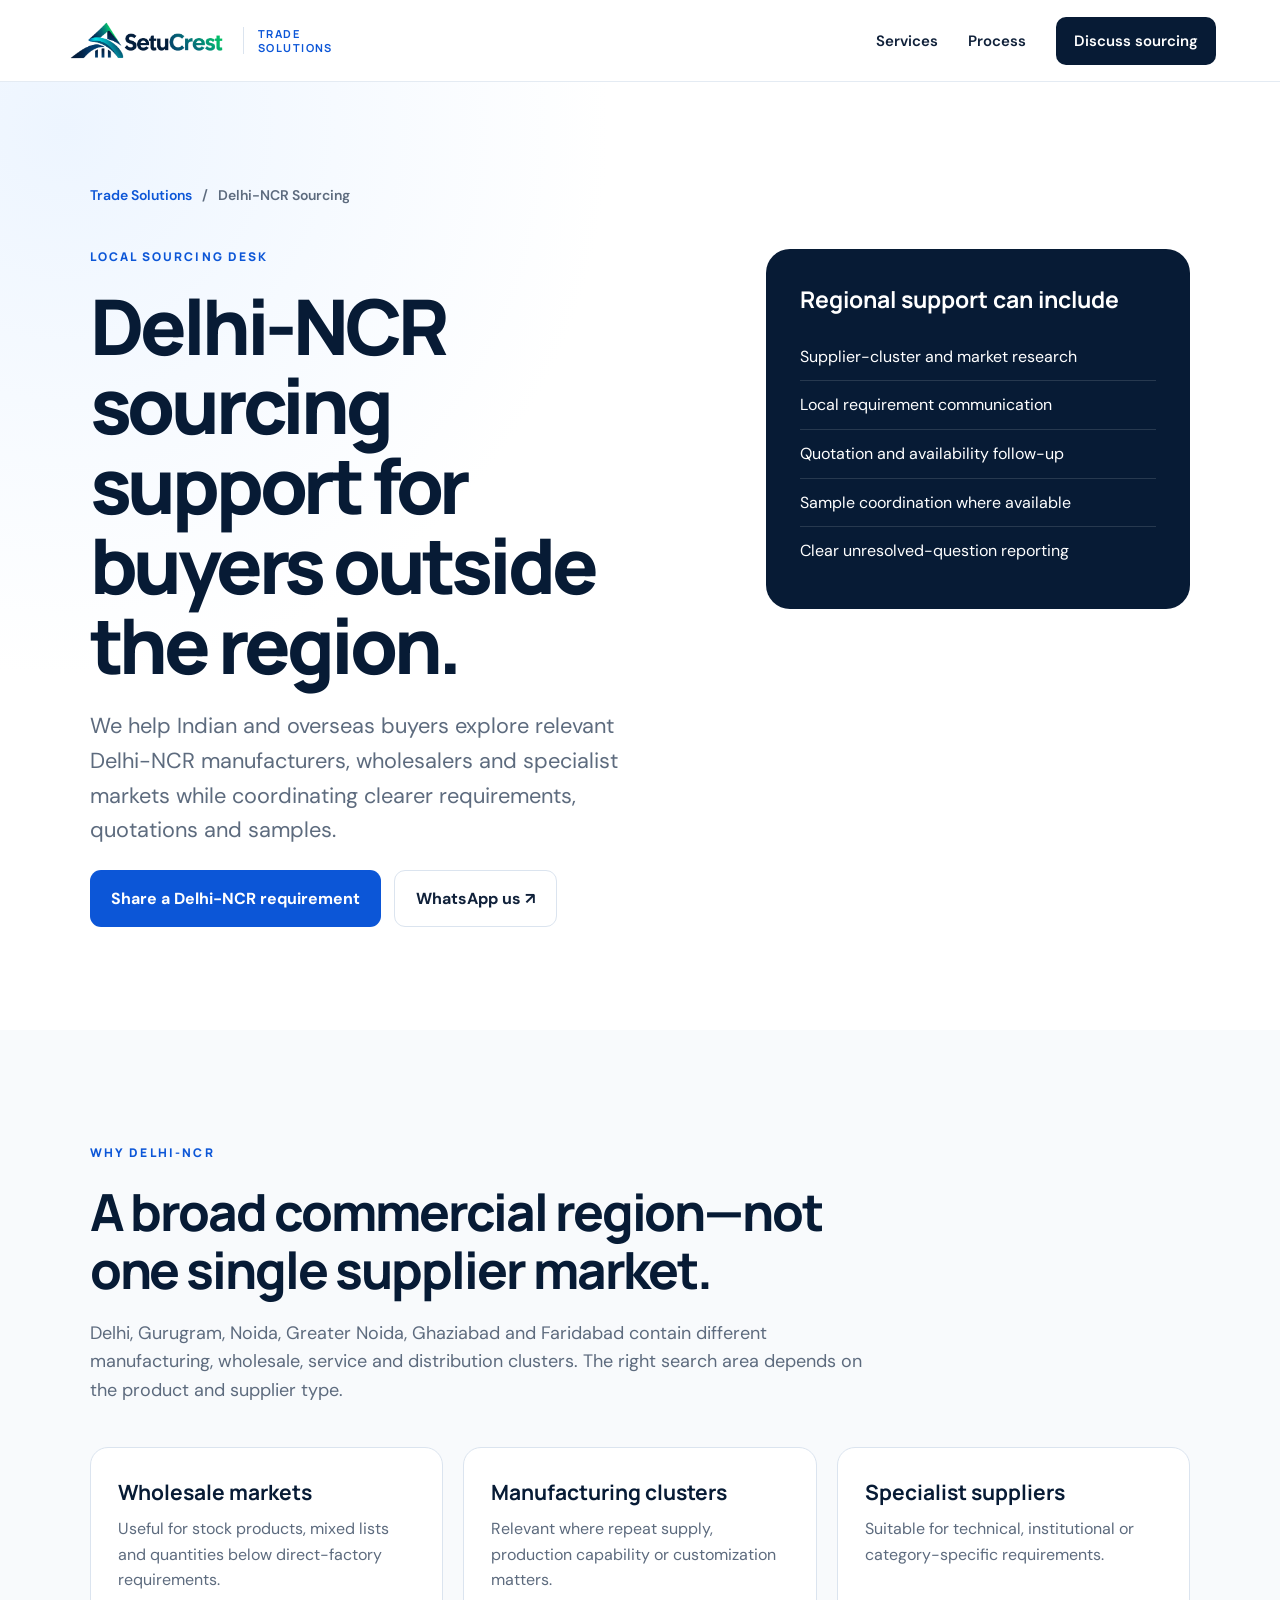
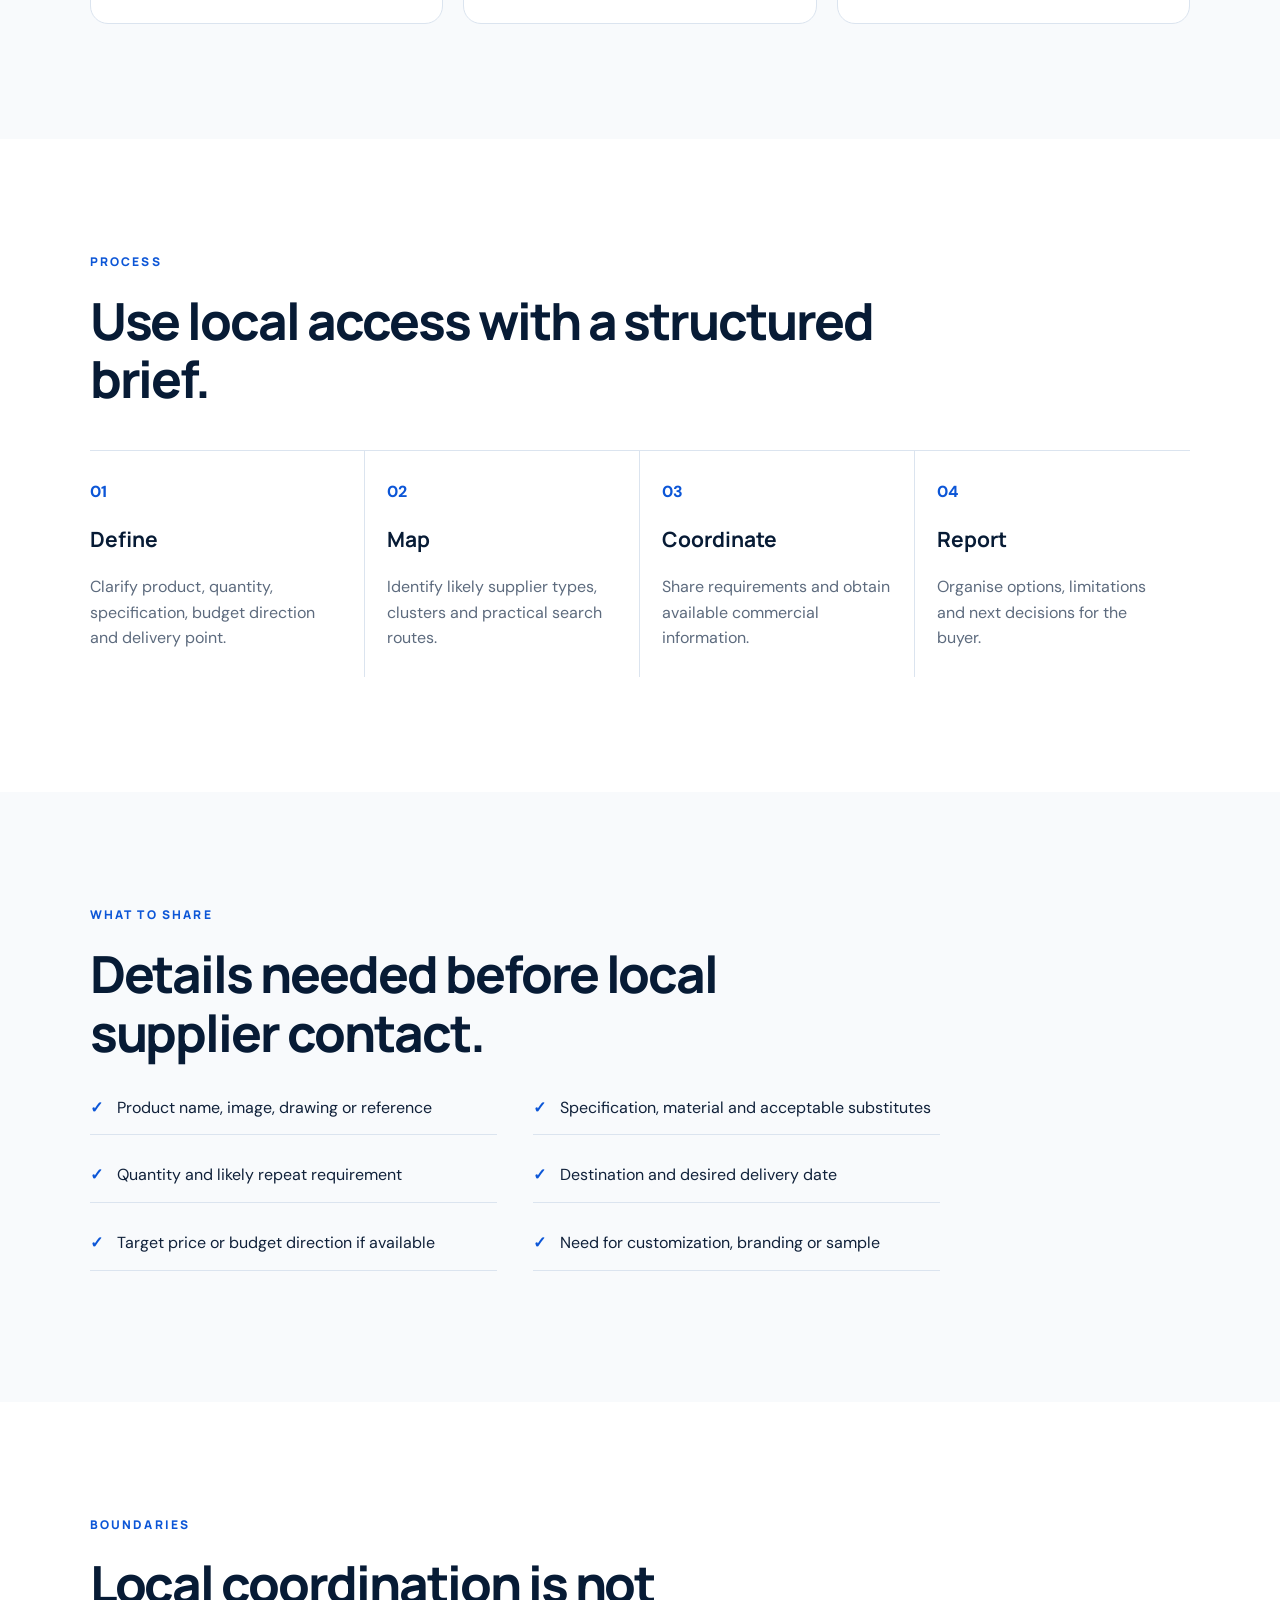
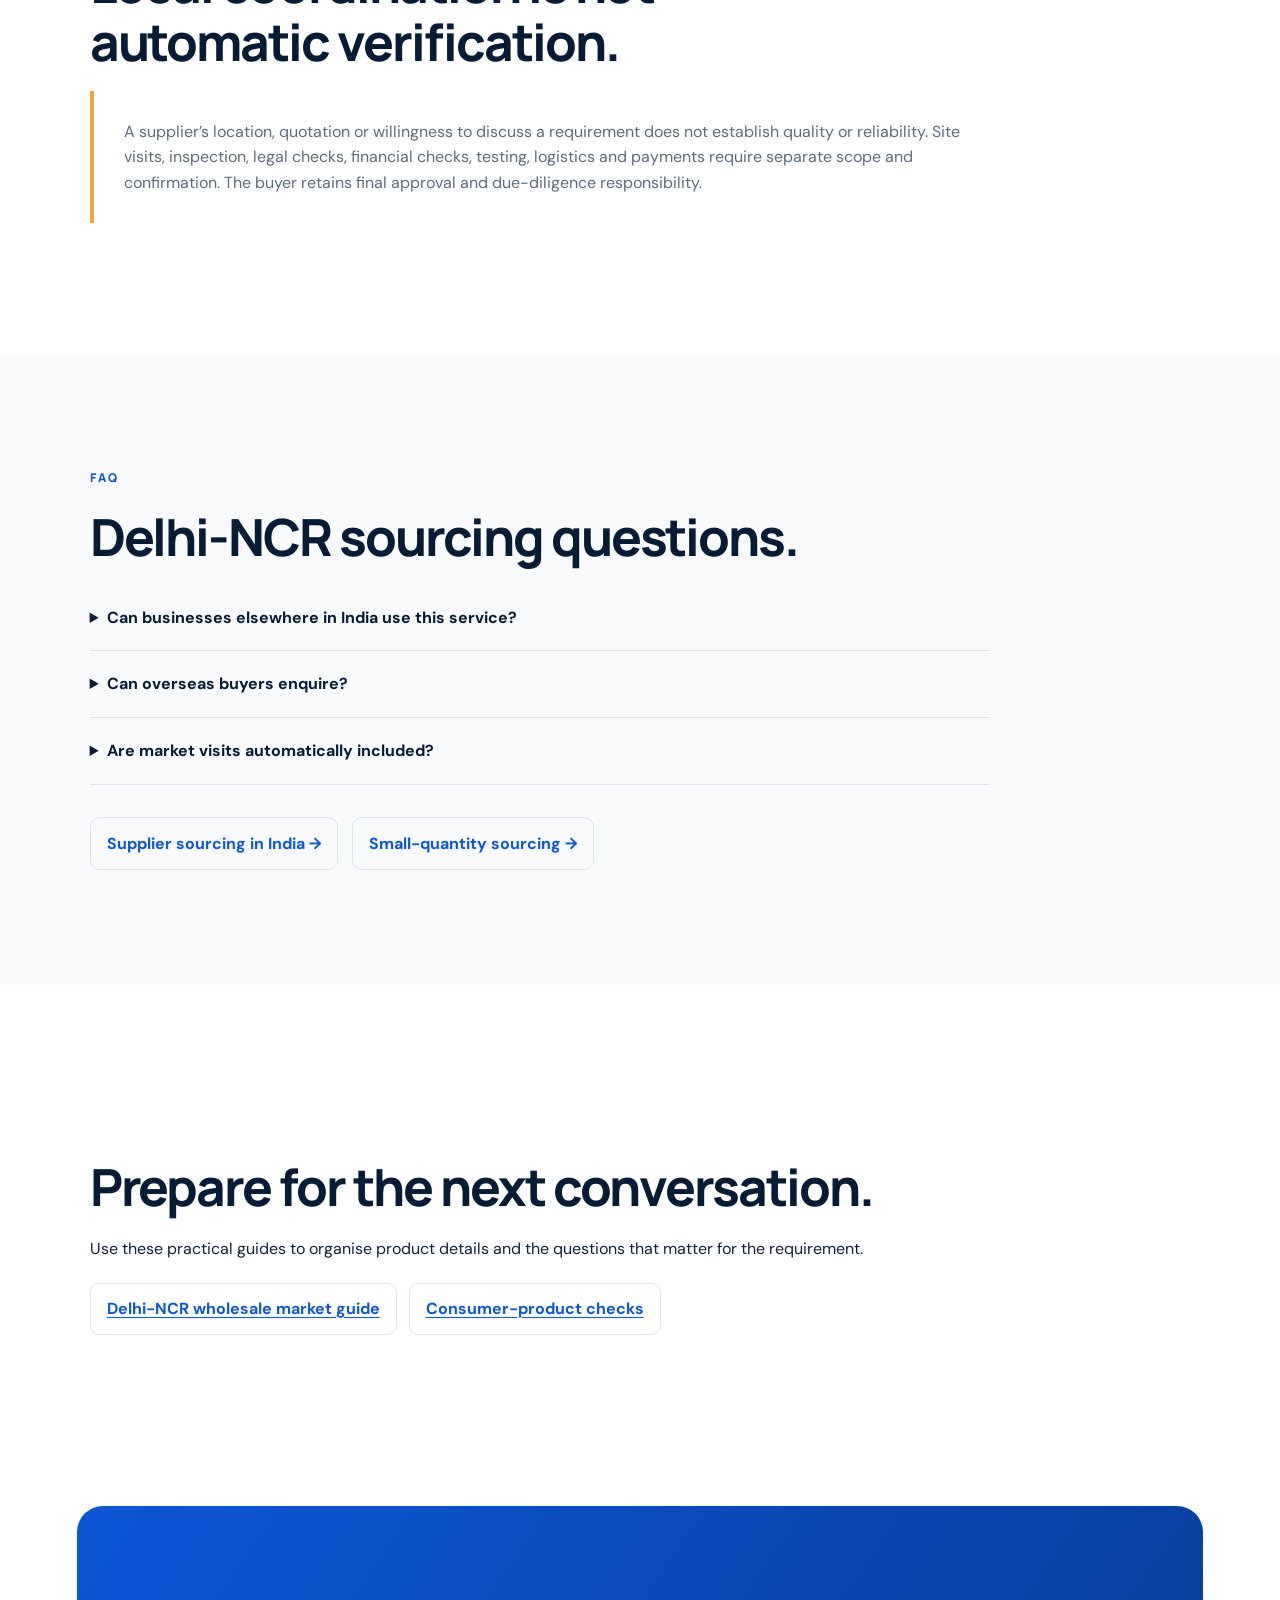
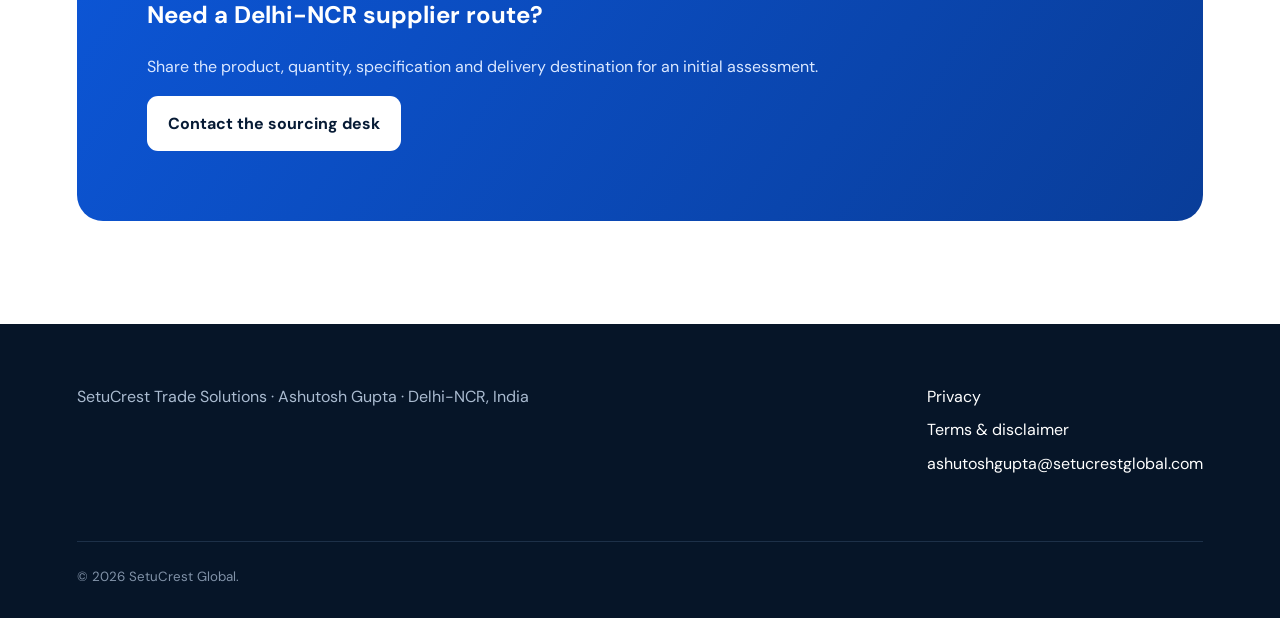
<file: delhi-ncr-sourcing-service/index.html>
<!doctype html><html lang="en-IN"><head>
<script async src="https://www.googletagmanager.com/gtag/js?id=G-NQDR6R521P"></script><script>window.dataLayer=window.dataLayer||[];function gtag(){dataLayer.push(arguments)}gtag('js',new Date());gtag('config','G-NQDR6R521P');</script>
<meta charset="utf-8"><meta name="viewport" content="width=device-width,initial-scale=1"><title>Delhi-NCR Sourcing Service | SetuCrest Trade Solutions</title><meta name="description" content="Delhi-NCR sourcing support for businesses outside the region: local supplier discovery, requirement sharing, quotations, samples and commercial coordination."><meta name="robots" content="index,follow"><link rel="canonical" href="https://trade-solutions.setucrestglobal.com/delhi-ncr-sourcing-service/"><meta property="og:type" content="website"><meta property="og:title" content="Delhi-NCR Sourcing Service"><meta property="og:url" content="https://trade-solutions.setucrestglobal.com/delhi-ncr-sourcing-service/">
<link rel="icon" href="../assets/setucrest-logo.png"><link rel="preconnect" href="https://fonts.googleapis.com"><link rel="preconnect" href="https://fonts.gstatic.com" crossorigin><link href="https://fonts.googleapis.com/css2?family=DM+Sans:wght@400;500;600;700&family=Manrope:wght@500;600;700;800&display=swap" rel="stylesheet"><link rel="stylesheet" href="../assets/styles.css"><link rel="stylesheet" href="../assets/service-page.css">
<script type="application/ld+json">{"@context":"https://schema.org","@graph":[{"@type":"Service","name":"Delhi-NCR Sourcing Service","url":"https://trade-solutions.setucrestglobal.com/delhi-ncr-sourcing-service/","provider":{"@type":"Organization","name":"SetuCrest Trade Solutions"},"areaServed":["Delhi","Gurugram","Noida","Greater Noida","Ghaziabad","Faridabad"],"serviceType":"Local supplier sourcing and commercial coordination"},{"@type":"FAQPage","mainEntity":[{"@type":"Question","name":"Who can use the Delhi-NCR sourcing service?","acceptedAnswer":{"@type":"Answer","text":"Businesses elsewhere in India and overseas buyers can use the service when they need local supplier options or communication support in Delhi-NCR."}},{"@type":"Question","name":"Does SetuCrest inspect every supplier?","acceptedAnswer":{"@type":"Answer","text":"No. Inspection or documented verification is included only when separately defined and confirmed."}},{"@type":"Question","name":"Can samples be coordinated?","acceptedAnswer":{"@type":"Answer","text":"Sample availability, cost, dispatch and responsibility can be coordinated when suppliers offer samples and the terms are confirmed."}}]}]}</script><script>(function(c,l,a,r,i,t,y){c[a]=c[a]||function(){(c[a].q=c[a].q||[]).push(arguments)};t=l.createElement(r);t.async=1;t.src="https://www.clarity.ms/tag/"+i;y=l.getElementsByTagName(r)[0];y.parentNode.insertBefore(t,y)})(window,document,"clarity","script","ye3jl4kydo");</script>
<meta property="og:site_name" content="SetuCrest Trade Solutions">
<meta property="og:locale" content="en_IN">
<meta property="og:description" content="Delhi-NCR sourcing support for businesses outside the region: local supplier discovery, requirement sharing, quotations, samples and commercial coordination.">
<meta property="og:image" content="https://trade-solutions.setucrestglobal.com/assets/india-trade-hero.png">
<meta property="og:image:alt" content="SetuCrest Trade Solutions India sourcing and market access">
<meta name="twitter:card" content="summary_large_image">
<meta name="twitter:title" content="Delhi-NCR Sourcing Service | SetuCrest Trade Solutions">
<meta name="twitter:description" content="Delhi-NCR sourcing support for businesses outside the region: local supplier discovery, requirement sharing, quotations, samples and commercial coordination.">
<meta name="twitter:image" content="https://trade-solutions.setucrestglobal.com/assets/india-trade-hero.png">
<script type="application/ld+json">{"@context":"https://schema.org","@type":"BreadcrumbList","itemListElement":[{"@type":"ListItem","position":1,"name":"SetuCrest Trade Solutions","item":"https://trade-solutions.setucrestglobal.com/"},{"@type":"ListItem","position":2,"name":"Delhi-NCR Sourcing Service","item":"https://trade-solutions.setucrestglobal.com/delhi-ncr-sourcing-service/"}]}</script>
</head><body><header class="site-header"><a class="brand" href="../"><img src="../assets/setucrest-logo.webp" alt="SetuCrest" width="2095" height="751"><span class="division-label">Trade Solutions</span></a><nav><a href="../#services">Services</a><a href="../#process">Process</a><a class="nav-cta" href="../#contact">Discuss sourcing</a></nav></header><main>
<section class="service-hero"><nav class="breadcrumbs"><a href="../">Trade Solutions</a><span>/</span><span>Delhi-NCR Sourcing</span></nav><div class="service-hero-grid"><div><p class="eyebrow">LOCAL SOURCING DESK</p><h1>Delhi-NCR sourcing support for buyers outside the region.</h1><p class="service-lede">We help Indian and overseas buyers explore relevant Delhi-NCR manufacturers, wholesalers and specialist markets while coordinating clearer requirements, quotations and samples.</p><div class="hero-actions"><a class="button primary" href="../#contact">Share a Delhi-NCR requirement</a><a class="button secondary" href="https://wa.me/919821068129?text=Hello%20SetuCrest%2C%20I%20need%20Delhi-NCR%20sourcing%20support." target="_blank" rel="noopener">WhatsApp us ↗</a></div></div><aside class="scope-card"><h2>Regional support can include</h2><ul><li>Supplier-cluster and market research</li><li>Local requirement communication</li><li>Quotation and availability follow-up</li><li>Sample coordination where available</li><li>Clear unresolved-question reporting</li></ul></aside></div></section>
<section class="service-section alt"><p class="eyebrow">WHY DELHI-NCR</p><h2>A broad commercial region—not one single supplier market.</h2><p class="section-copy">Delhi, Gurugram, Noida, Greater Noida, Ghaziabad and Faridabad contain different manufacturing, wholesale, service and distribution clusters. The right search area depends on the product and supplier type.</p><div class="info-grid"><article class="info-card"><h3>Wholesale markets</h3><p>Useful for stock products, mixed lists and quantities below direct-factory requirements.</p></article><article class="info-card"><h3>Manufacturing clusters</h3><p>Relevant where repeat supply, production capability or customization matters.</p></article><article class="info-card"><h3>Specialist suppliers</h3><p>Suitable for technical, institutional or category-specific requirements.</p></article></div></section>
<section class="service-section"><p class="eyebrow">PROCESS</p><h2>Use local access with a structured brief.</h2><div class="step-list"><article><span>01</span><h3>Define</h3><p>Clarify product, quantity, specification, budget direction and delivery point.</p></article><article><span>02</span><h3>Map</h3><p>Identify likely supplier types, clusters and practical search routes.</p></article><article><span>03</span><h3>Coordinate</h3><p>Share requirements and obtain available commercial information.</p></article><article><span>04</span><h3>Report</h3><p>Organise options, limitations and next decisions for the buyer.</p></article></div></section>
<section class="service-section alt"><p class="eyebrow">WHAT TO SHARE</p><h2>Details needed before local supplier contact.</h2><ul class="requirement-list"><li>Product name, image, drawing or reference</li><li>Specification, material and acceptable substitutes</li><li>Quantity and likely repeat requirement</li><li>Destination and desired delivery date</li><li>Target price or budget direction if available</li><li>Need for customization, branding or sample</li></ul></section>
<section class="service-section"><p class="eyebrow">BOUNDARIES</p><h2>Local coordination is not automatic verification.</h2><p class="limits">A supplier’s location, quotation or willingness to discuss a requirement does not establish quality or reliability. Site visits, inspection, legal checks, financial checks, testing, logistics and payments require separate scope and confirmation. The buyer retains final approval and due-diligence responsibility.</p></section>
<section class="service-section alt"><p class="eyebrow">FAQ</p><h2>Delhi-NCR sourcing questions.</h2><div class="service-faq"><details><summary>Can businesses elsewhere in India use this service?</summary><p>Yes. It is designed partly for buyers who cannot easily access or follow up with Delhi-NCR suppliers themselves.</p></details><details><summary>Can overseas buyers enquire?</summary><p>Yes, provided the product, quantity, destination and import responsibilities are made clear.</p></details><details><summary>Are market visits automatically included?</summary><p>No. Any physical visit, sample collection or inspection must be specifically agreed.</p></details></div><div class="related-services"><a href="../supplier-sourcing-india/">Supplier sourcing in India →</a><a href="../small-quantity-sourcing-india/">Small-quantity sourcing →</a></div></section>
<section class="service-section"><div class="buying-guide"><h2>Prepare for the next conversation.</h2><p>Use these practical guides to organise product details and the questions that matter for the requirement.</p><div class="buying-links"><a href="/resources/delhi-ncr-wholesale-market-guide/">Delhi-NCR wholesale market guide</a><a href="/resources/artificial-jewellery-leather-goods-from-india/">Consumer-product checks</a></div></div></section><section class="service-cta"><h2>Need a Delhi-NCR supplier route?</h2><p>Share the product, quantity, specification and delivery destination for an initial assessment.</p><a class="button light" href="../#contact">Contact the sourcing desk</a></section>
</main><footer class="service-footer"><p>SetuCrest Trade Solutions · Ashutosh Gupta · Delhi-NCR, India</p><div><a href="https://setucrestglobal.com/privacy/">Privacy</a><a href="https://setucrestglobal.com/terms/">Terms &amp; disclaimer</a><a href="mailto:ashutoshgupta@setucrestglobal.com">ashutoshgupta@setucrestglobal.com</a></div><small>© 2026 SetuCrest Global.</small></footer><script src="../assets/site.js"></script></body></html>
</file>
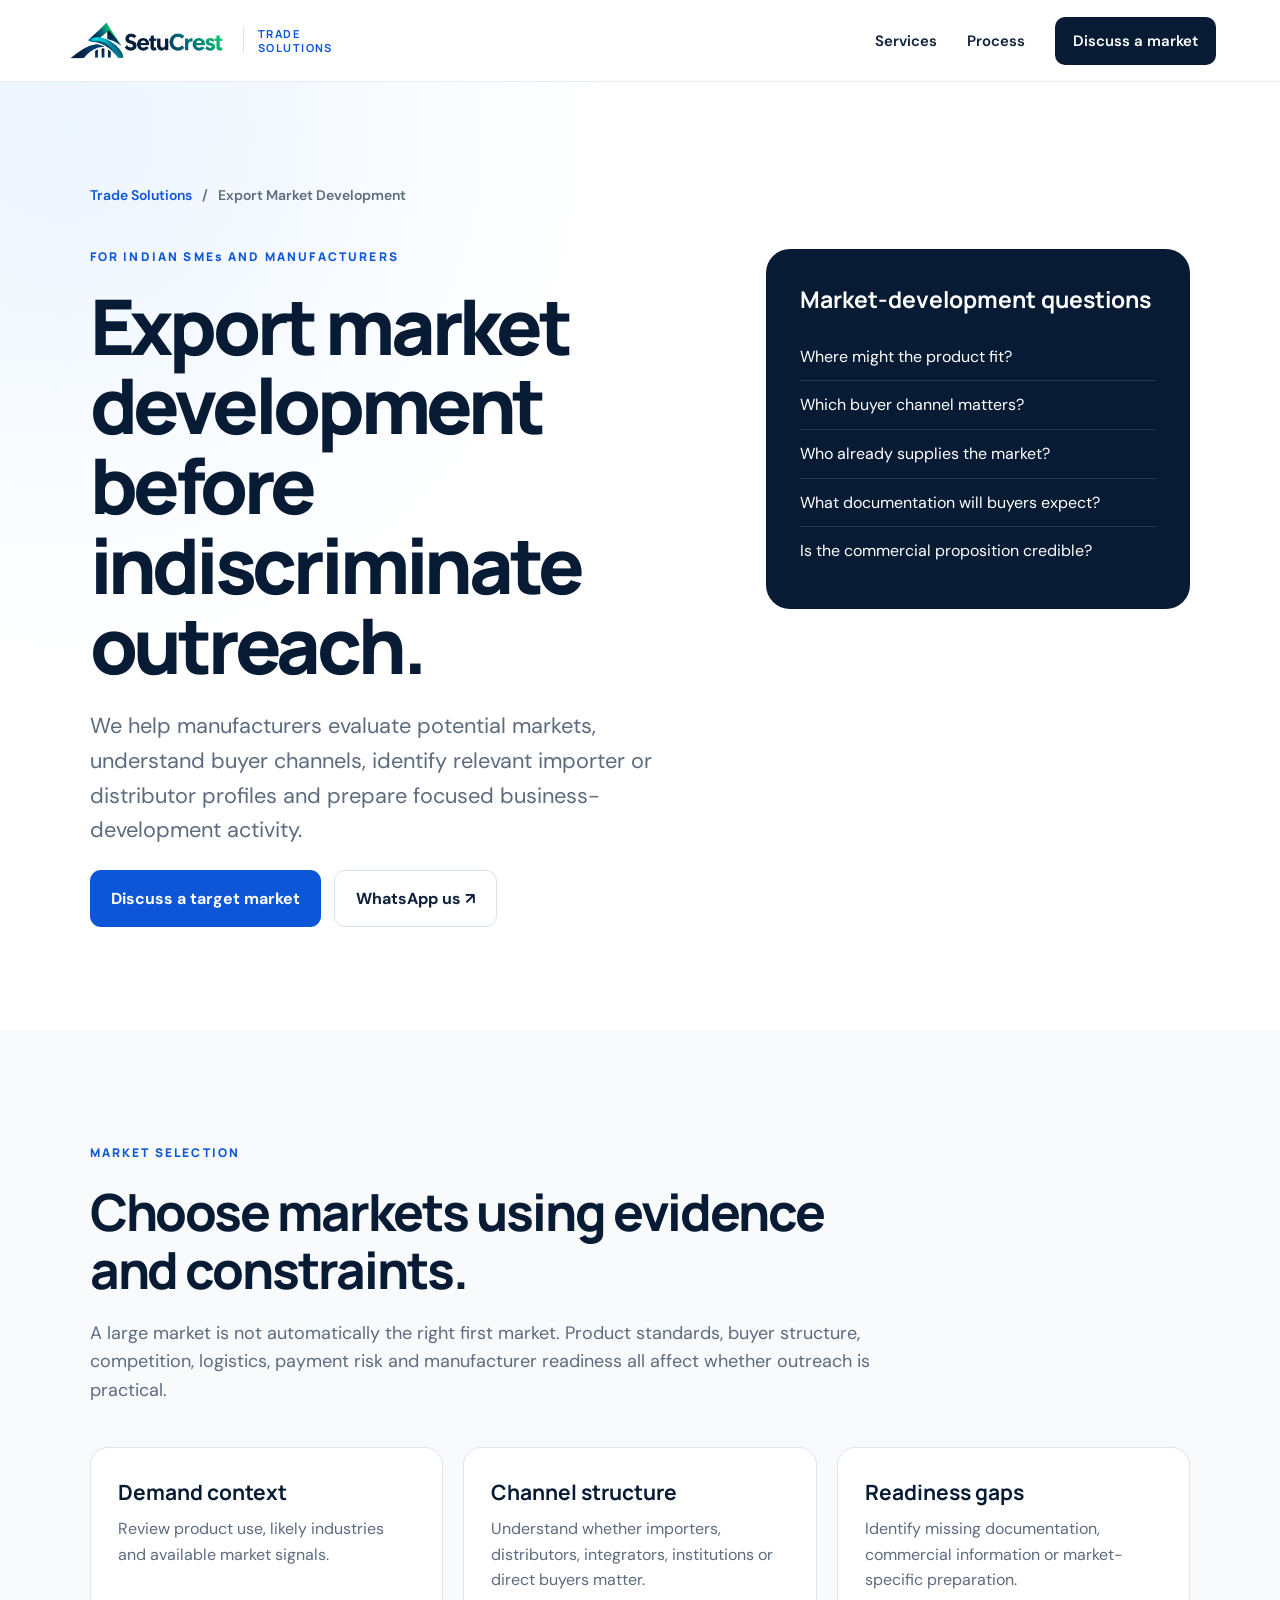
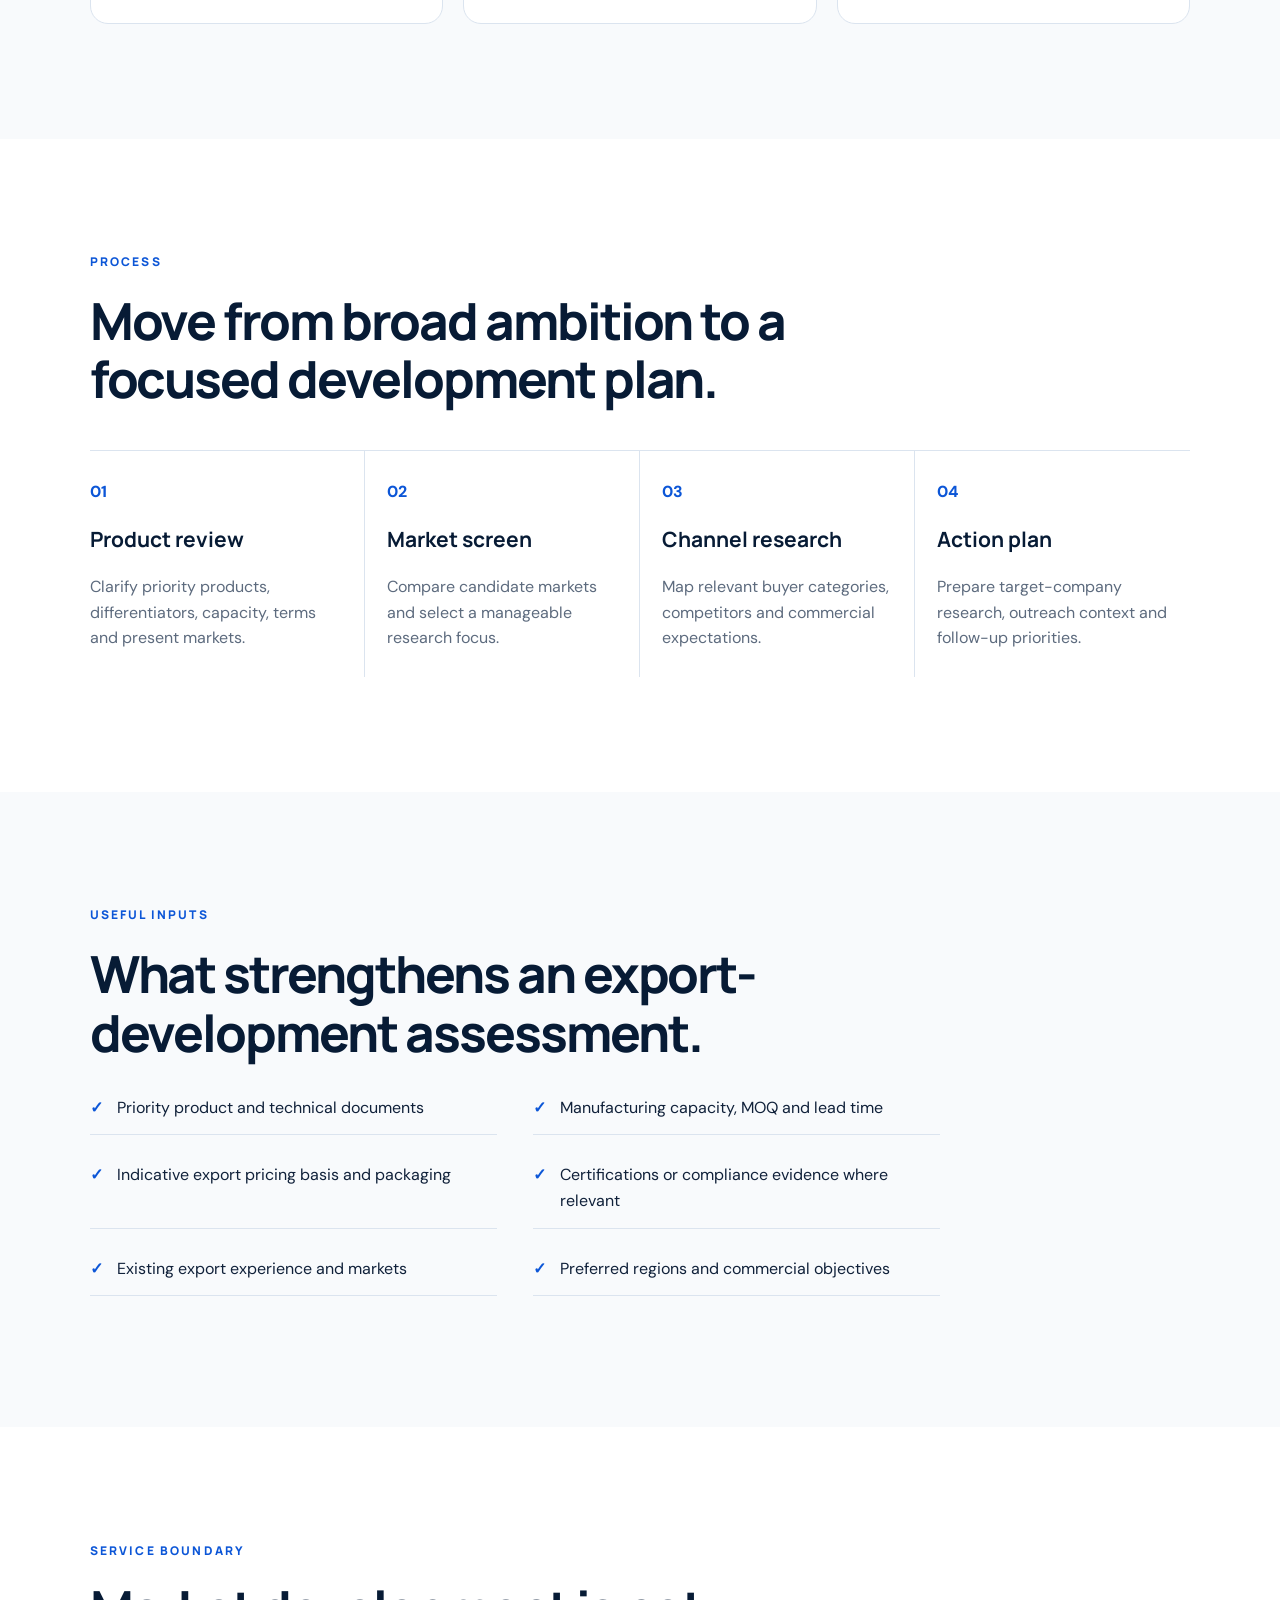
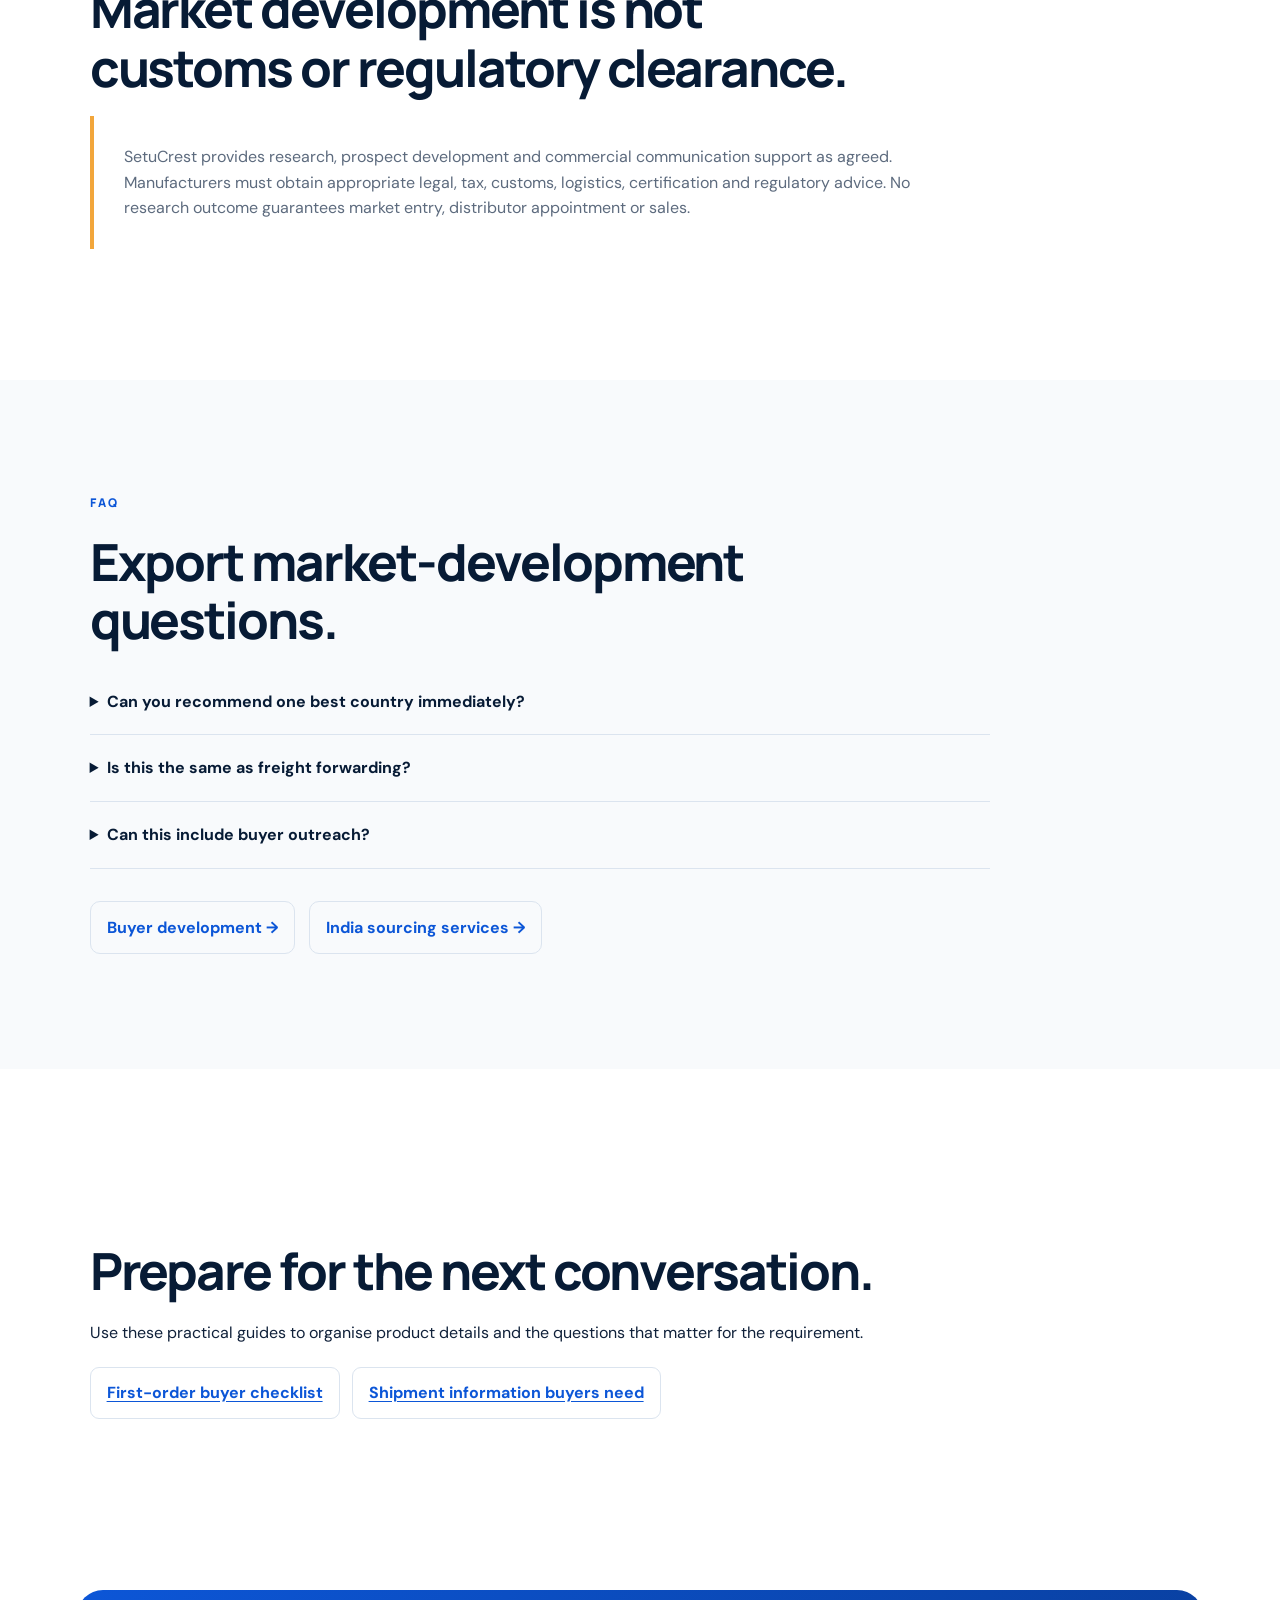
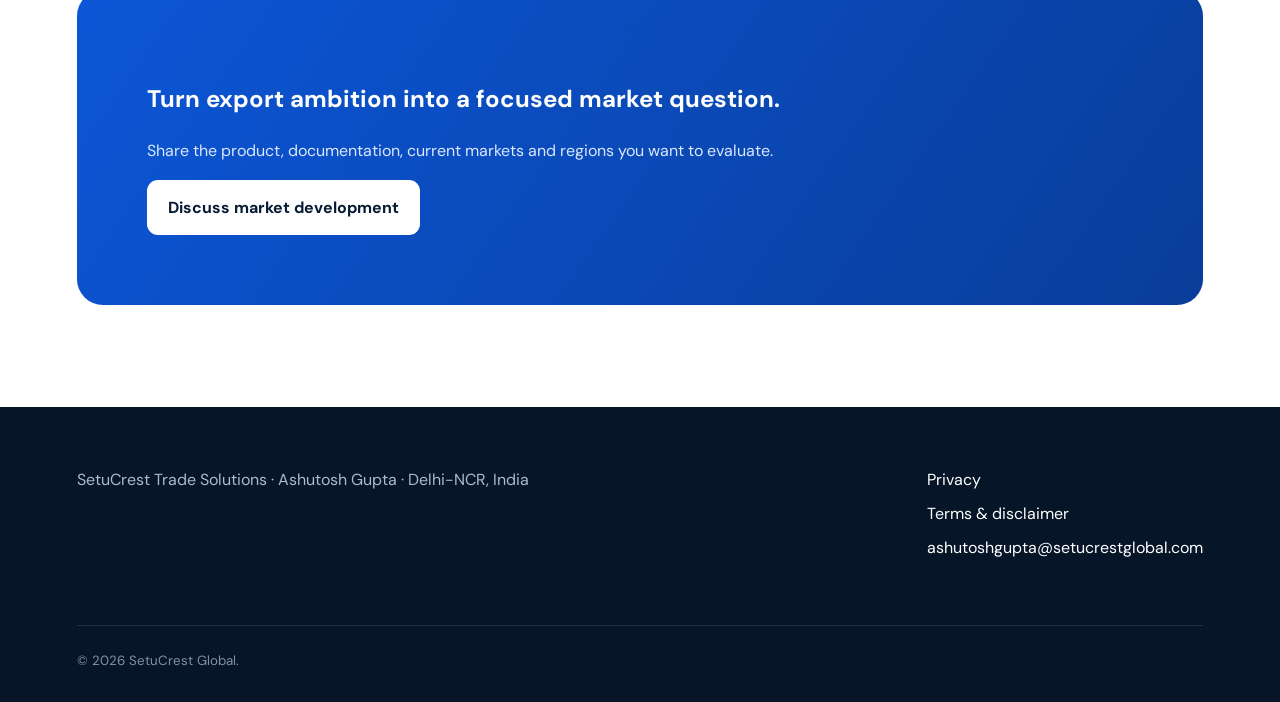
<file: export-market-development/index.html>
<!doctype html><html lang="en-IN"><head>
<script async src="https://www.googletagmanager.com/gtag/js?id=G-NQDR6R521P"></script><script>window.dataLayer=window.dataLayer||[];function gtag(){dataLayer.push(arguments)}gtag('js',new Date());gtag('config','G-NQDR6R521P');</script>
<meta charset="utf-8"><meta name="viewport" content="width=device-width,initial-scale=1"><title>Export Market Development for Indian SMEs | SetuCrest</title><meta name="description" content="Export market-development support for Indian SMEs: market prioritisation, channel and competitor research, importer or distributor discovery and outreach preparation."><meta name="robots" content="index,follow"><link rel="canonical" href="https://trade-solutions.setucrestglobal.com/export-market-development/"><meta property="og:type" content="website"><meta property="og:title" content="Export Market Development for Indian SMEs"><meta property="og:url" content="https://trade-solutions.setucrestglobal.com/export-market-development/">
<link rel="icon" href="../assets/setucrest-logo.png"><link rel="preconnect" href="https://fonts.googleapis.com"><link rel="preconnect" href="https://fonts.gstatic.com" crossorigin><link href="https://fonts.googleapis.com/css2?family=DM+Sans:wght@400;500;600;700&family=Manrope:wght@500;600;700;800&display=swap" rel="stylesheet"><link rel="stylesheet" href="../assets/styles.css"><link rel="stylesheet" href="../assets/service-page.css">
<script type="application/ld+json">{"@context":"https://schema.org","@graph":[{"@type":"Service","name":"Export Market Development for Indian SMEs","url":"https://trade-solutions.setucrestglobal.com/export-market-development/","provider":{"@type":"Organization","name":"SetuCrest Trade Solutions"},"areaServed":["India","Worldwide"],"serviceType":"Export market research and buyer-development support"},{"@type":"FAQPage","mainEntity":[{"@type":"Question","name":"Is this an export logistics service?","acceptedAnswer":{"@type":"Answer","text":"No. The service focuses on market research, buyer identification and outreach support. Logistics, customs and regulatory services require appropriate specialist providers."}},{"@type":"Question","name":"Does market research guarantee export sales?","acceptedAnswer":{"@type":"Answer","text":"No. It helps prioritize markets and prospects but cannot guarantee enquiries, buyers or orders."}},{"@type":"Question","name":"What should an export-ready manufacturer provide?","acceptedAnswer":{"@type":"Answer","text":"Priority products, capacity, MOQ, pricing basis, catalogue, documentation, target markets and response capability are important starting inputs."}}]}]}</script><script>(function(c,l,a,r,i,t,y){c[a]=c[a]||function(){(c[a].q=c[a].q||[]).push(arguments)};t=l.createElement(r);t.async=1;t.src="https://www.clarity.ms/tag/"+i;y=l.getElementsByTagName(r)[0];y.parentNode.insertBefore(t,y)})(window,document,"clarity","script","ye3jl4kydo");</script>
<meta property="og:site_name" content="SetuCrest Trade Solutions">
<meta property="og:locale" content="en_IN">
<meta property="og:description" content="Export market-development support for Indian SMEs: market prioritisation, channel and competitor research, importer or distributor discovery and outreach preparation.">
<meta property="og:image" content="https://trade-solutions.setucrestglobal.com/assets/india-trade-hero.png">
<meta property="og:image:alt" content="SetuCrest Trade Solutions India sourcing and market access">
<meta name="twitter:card" content="summary_large_image">
<meta name="twitter:title" content="Export Market Development for Indian SMEs | SetuCrest">
<meta name="twitter:description" content="Export market-development support for Indian SMEs: market prioritisation, channel and competitor research, importer or distributor discovery and outreach preparation.">
<meta name="twitter:image" content="https://trade-solutions.setucrestglobal.com/assets/india-trade-hero.png">
<script type="application/ld+json">{"@context":"https://schema.org","@type":"BreadcrumbList","itemListElement":[{"@type":"ListItem","position":1,"name":"SetuCrest Trade Solutions","item":"https://trade-solutions.setucrestglobal.com/"},{"@type":"ListItem","position":2,"name":"Export Market Development","item":"https://trade-solutions.setucrestglobal.com/export-market-development/"}]}</script>
</head><body><header class="site-header"><a class="brand" href="../"><img src="../assets/setucrest-logo.webp" alt="SetuCrest" width="2095" height="751"><span class="division-label">Trade Solutions</span></a><nav><a href="../#services">Services</a><a href="../#process">Process</a><a class="nav-cta" href="../#contact">Discuss a market</a></nav></header><main>
<section class="service-hero"><nav class="breadcrumbs"><a href="../">Trade Solutions</a><span>/</span><span>Export Market Development</span></nav><div class="service-hero-grid"><div><p class="eyebrow">FOR INDIAN SMEs AND MANUFACTURERS</p><h1>Export market development before indiscriminate outreach.</h1><p class="service-lede">We help manufacturers evaluate potential markets, understand buyer channels, identify relevant importer or distributor profiles and prepare focused business-development activity.</p><div class="hero-actions"><a class="button primary" href="../#contact">Discuss a target market</a><a class="button secondary" href="https://wa.me/919821068129?text=Hello%20SetuCrest%2C%20I%20need%20export%20market-development%20support." target="_blank" rel="noopener">WhatsApp us ↗</a></div></div><aside class="scope-card"><h2>Market-development questions</h2><ul><li>Where might the product fit?</li><li>Which buyer channel matters?</li><li>Who already supplies the market?</li><li>What documentation will buyers expect?</li><li>Is the commercial proposition credible?</li></ul></aside></div></section>
<section class="service-section alt"><p class="eyebrow">MARKET SELECTION</p><h2>Choose markets using evidence and constraints.</h2><p class="section-copy">A large market is not automatically the right first market. Product standards, buyer structure, competition, logistics, payment risk and manufacturer readiness all affect whether outreach is practical.</p><div class="info-grid"><article class="info-card"><h3>Demand context</h3><p>Review product use, likely industries and available market signals.</p></article><article class="info-card"><h3>Channel structure</h3><p>Understand whether importers, distributors, integrators, institutions or direct buyers matter.</p></article><article class="info-card"><h3>Readiness gaps</h3><p>Identify missing documentation, commercial information or market-specific preparation.</p></article></div></section>
<section class="service-section"><p class="eyebrow">PROCESS</p><h2>Move from broad ambition to a focused development plan.</h2><div class="step-list"><article><span>01</span><h3>Product review</h3><p>Clarify priority products, differentiators, capacity, terms and present markets.</p></article><article><span>02</span><h3>Market screen</h3><p>Compare candidate markets and select a manageable research focus.</p></article><article><span>03</span><h3>Channel research</h3><p>Map relevant buyer categories, competitors and commercial expectations.</p></article><article><span>04</span><h3>Action plan</h3><p>Prepare target-company research, outreach context and follow-up priorities.</p></article></div></section>
<section class="service-section alt"><p class="eyebrow">USEFUL INPUTS</p><h2>What strengthens an export-development assessment.</h2><ul class="requirement-list"><li>Priority product and technical documents</li><li>Manufacturing capacity, MOQ and lead time</li><li>Indicative export pricing basis and packaging</li><li>Certifications or compliance evidence where relevant</li><li>Existing export experience and markets</li><li>Preferred regions and commercial objectives</li></ul></section>
<section class="service-section"><p class="eyebrow">SERVICE BOUNDARY</p><h2>Market development is not customs or regulatory clearance.</h2><p class="limits">SetuCrest provides research, prospect development and commercial communication support as agreed. Manufacturers must obtain appropriate legal, tax, customs, logistics, certification and regulatory advice. No research outcome guarantees market entry, distributor appointment or sales.</p></section>
<section class="service-section alt"><p class="eyebrow">FAQ</p><h2>Export market-development questions.</h2><div class="service-faq"><details><summary>Can you recommend one best country immediately?</summary><p>A responsible recommendation requires product, price, documentation, capacity and channel context; it should not be based only on market size.</p></details><details><summary>Is this the same as freight forwarding?</summary><p>No. The service focuses on market and buyer development, not shipment execution.</p></details><details><summary>Can this include buyer outreach?</summary><p>Yes, when the market, target profile, message, responsibilities and campaign scope are agreed.</p></details></div><div class="related-services"><a href="../buyer-development-indian-manufacturers/">Buyer development →</a><a href="../india-sourcing-services/">India sourcing services →</a></div></section>
<section class="service-section"><div class="buying-guide"><h2>Prepare for the next conversation.</h2><p>Use these practical guides to organise product details and the questions that matter for the requirement.</p><div class="buying-links"><a href="/resources/import-products-from-india/">First-order buyer checklist</a><a href="/resources/shipping-small-orders-from-india/">Shipment information buyers need</a></div></div></section><section class="service-cta"><h2>Turn export ambition into a focused market question.</h2><p>Share the product, documentation, current markets and regions you want to evaluate.</p><a class="button light" href="../#contact">Discuss market development</a></section>
</main><footer class="service-footer"><p>SetuCrest Trade Solutions · Ashutosh Gupta · Delhi-NCR, India</p><div><a href="https://setucrestglobal.com/privacy/">Privacy</a><a href="https://setucrestglobal.com/terms/">Terms &amp; disclaimer</a><a href="mailto:ashutoshgupta@setucrestglobal.com">ashutoshgupta@setucrestglobal.com</a></div><small>© 2026 SetuCrest Global.</small></footer><script src="../assets/site.js"></script></body></html>
</file>
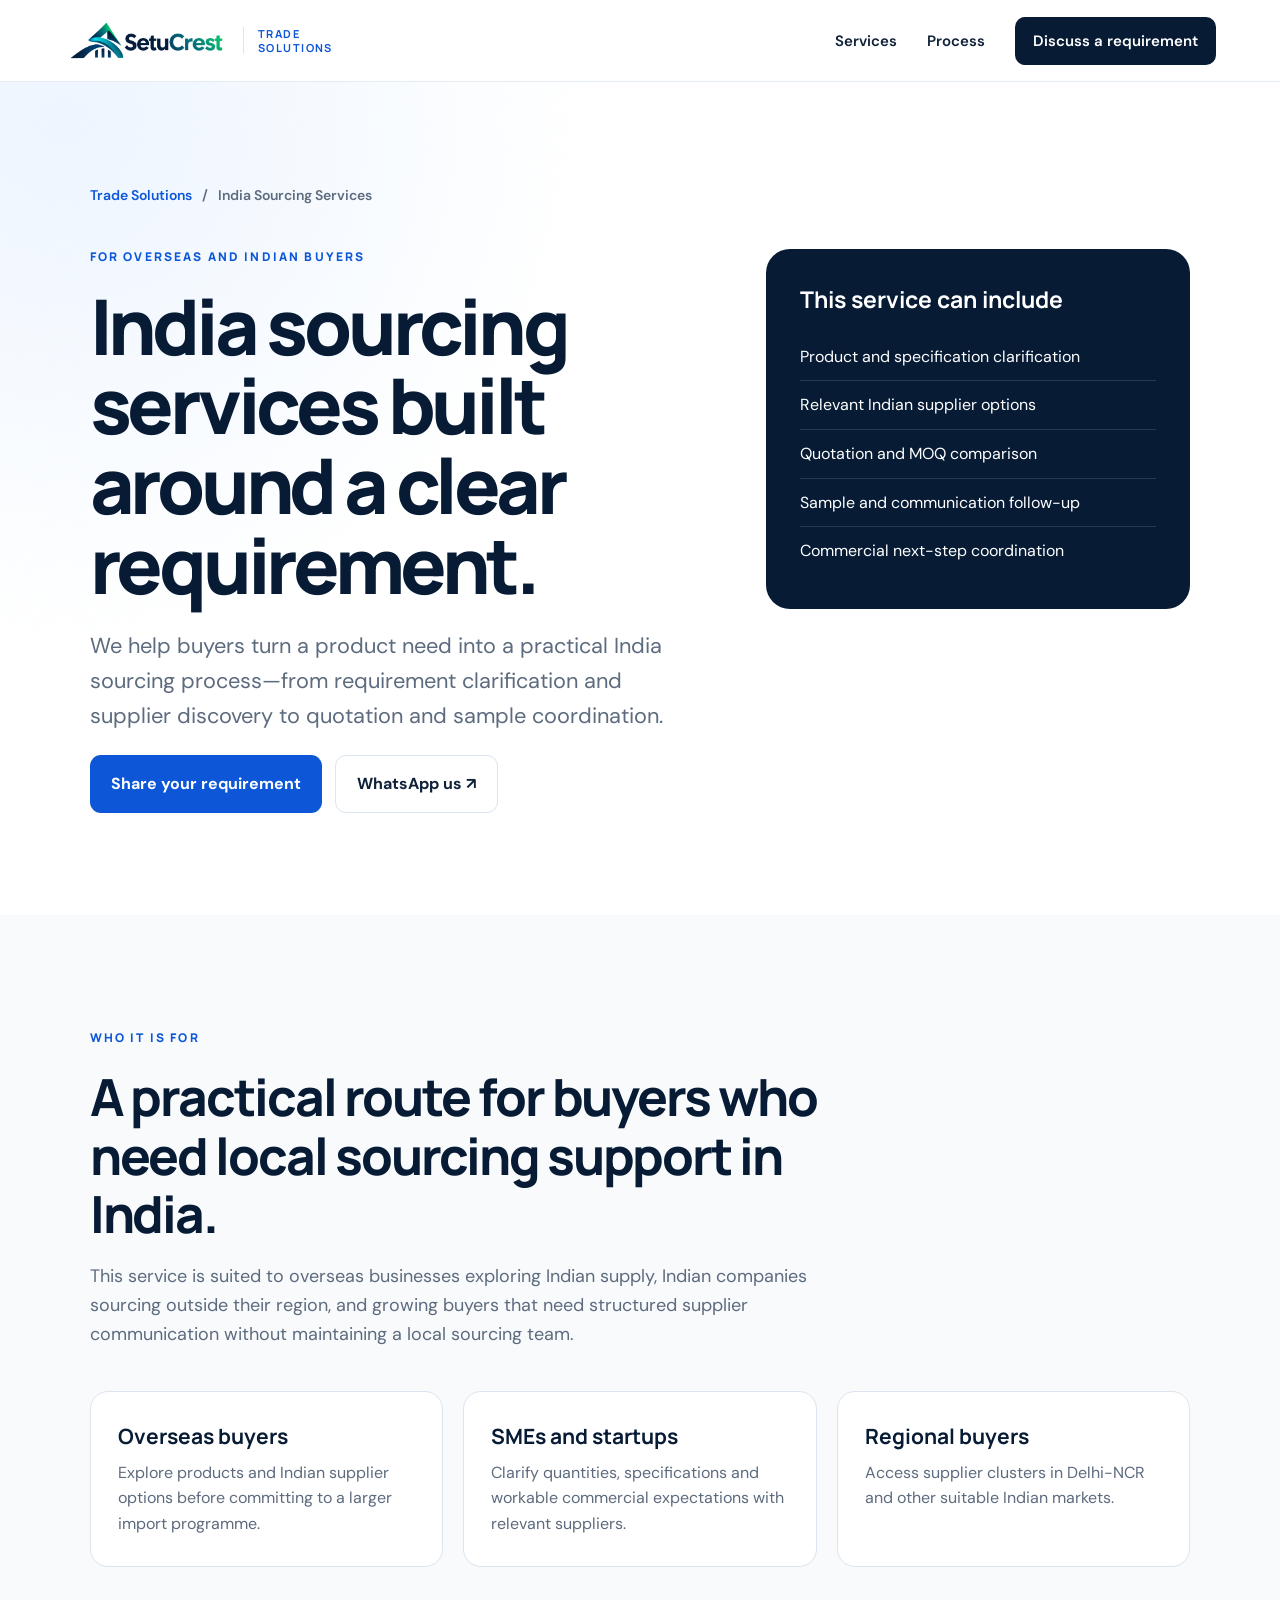
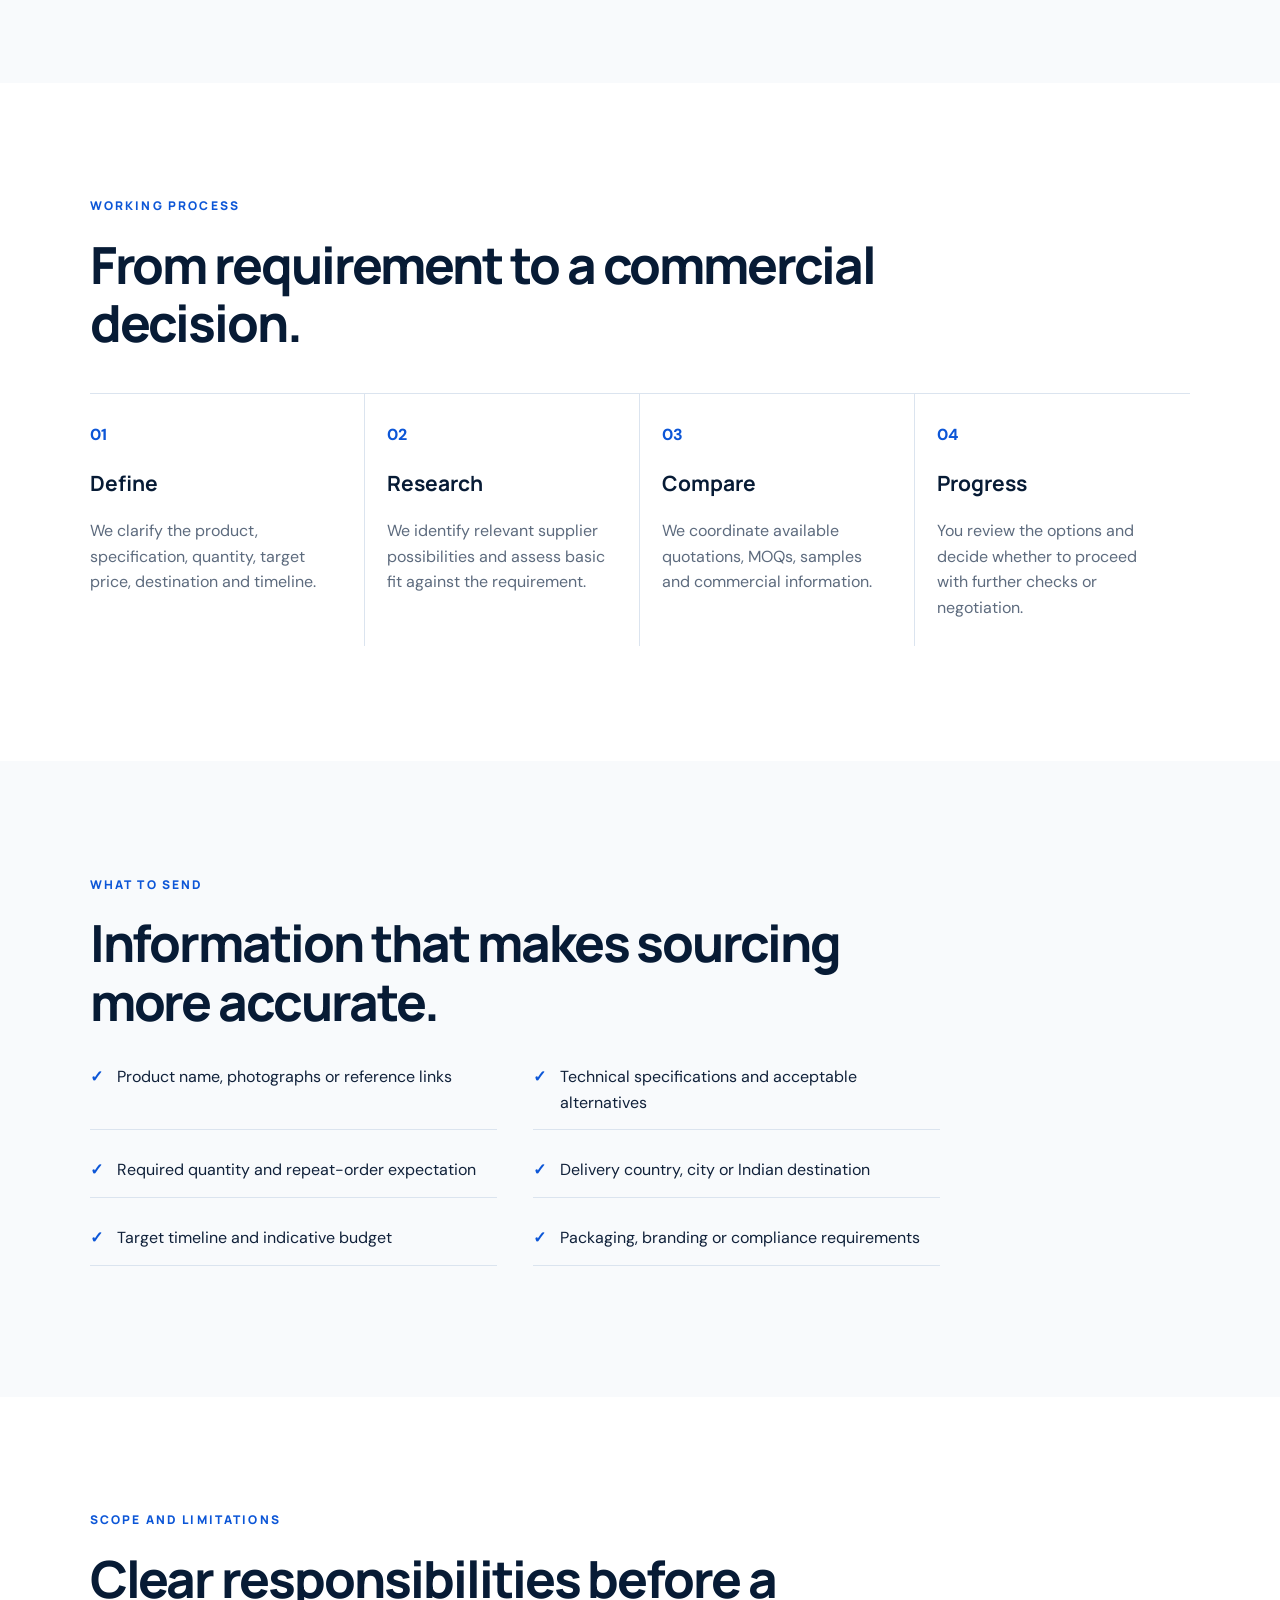
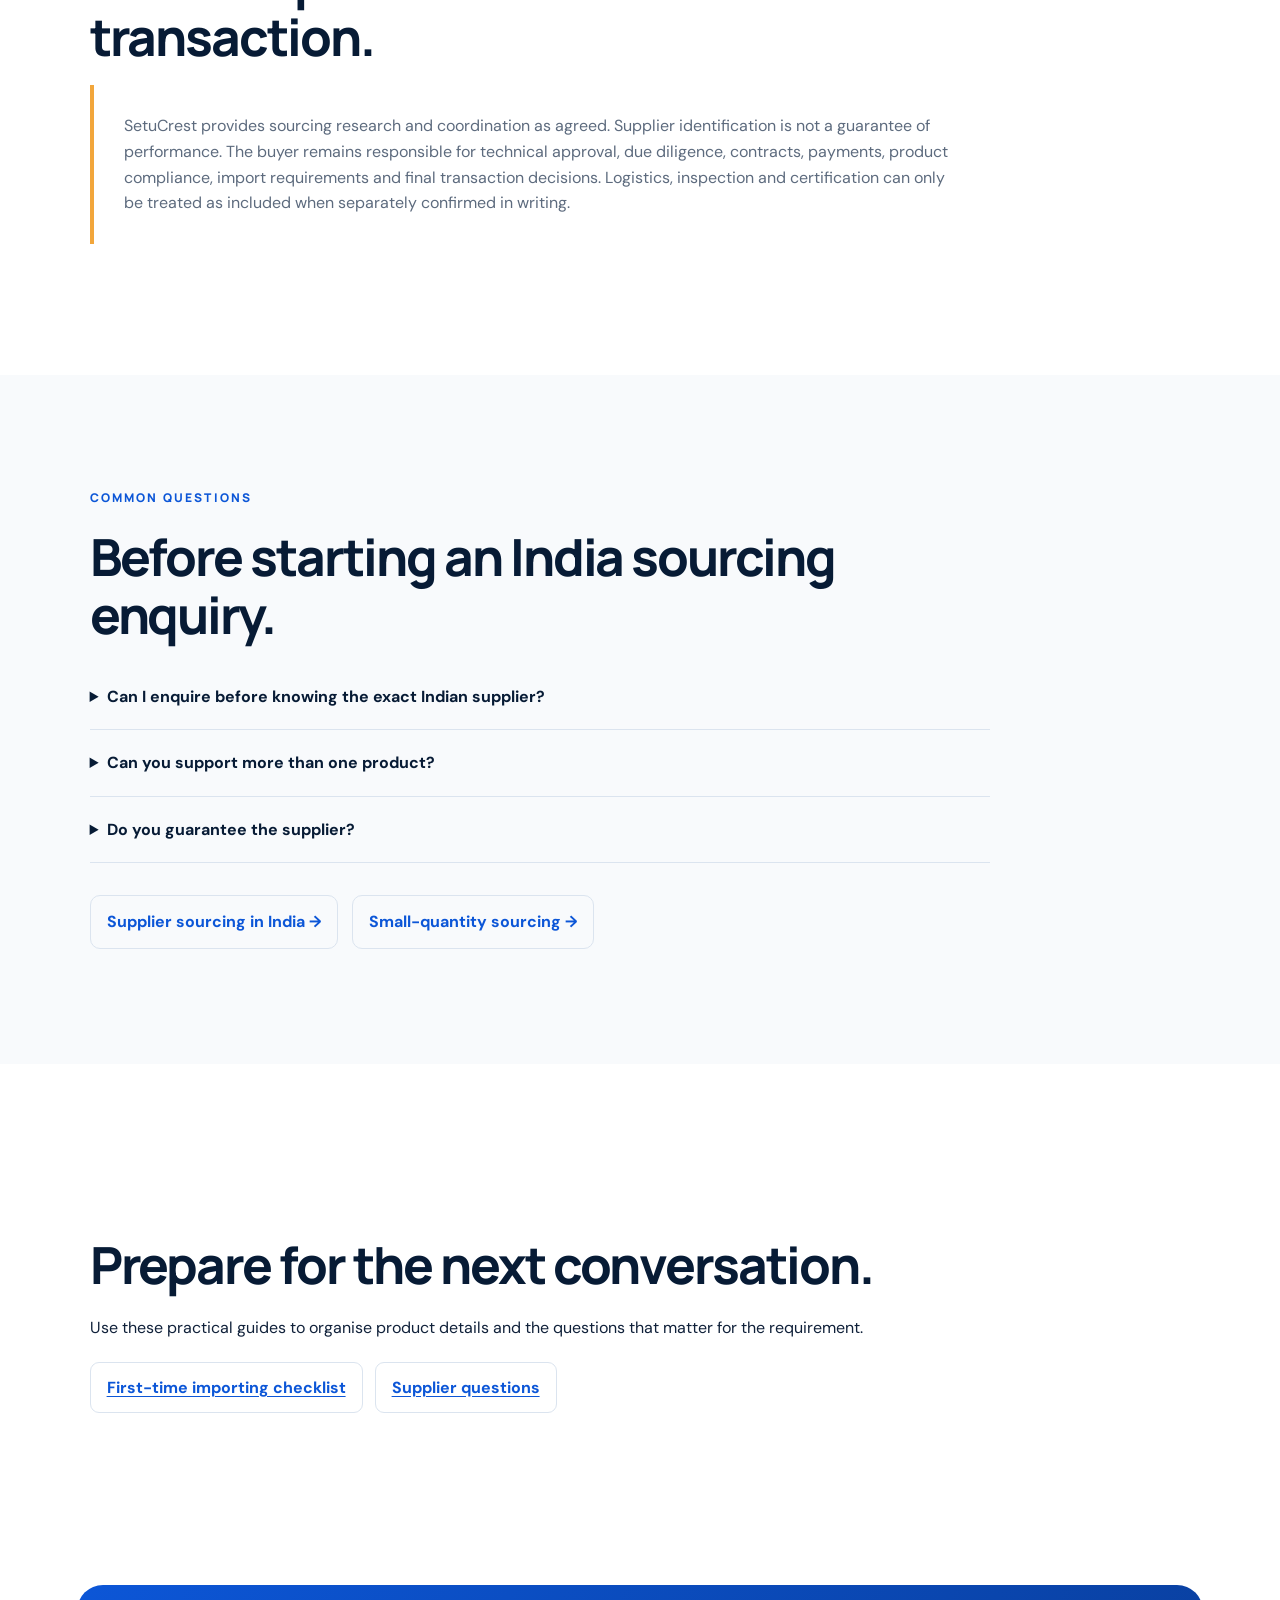
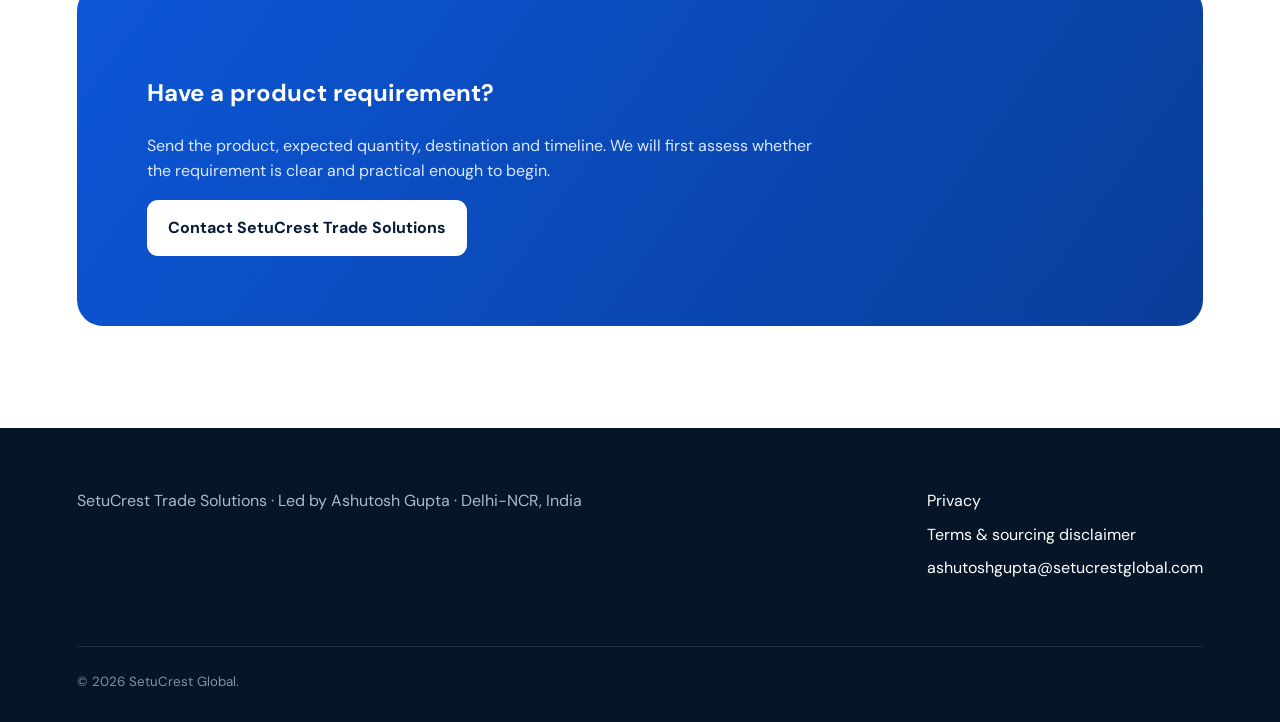
<file: india-sourcing-services/index.html>
<!doctype html><html lang="en-IN"><head>
  <script async src="https://www.googletagmanager.com/gtag/js?id=G-NQDR6R521P"></script><script>window.dataLayer=window.dataLayer||[];function gtag(){dataLayer.push(arguments)}gtag('js',new Date());gtag('config','G-NQDR6R521P');</script>
  <meta charset="utf-8"><meta name="viewport" content="width=device-width,initial-scale=1">
  <title>India Sourcing Services for Overseas Buyers | SetuCrest</title>
  <meta name="description" content="Practical India sourcing support for overseas and Indian buyers: requirement review, supplier options, quotations, samples and commercial coordination.">
  <meta name="robots" content="index,follow,max-image-preview:large"><link rel="canonical" href="https://trade-solutions.setucrestglobal.com/india-sourcing-services/">
  <meta property="og:title" content="India Sourcing Services for Overseas Buyers"><meta property="og:description" content="Move from a product requirement to relevant Indian supplier options, quotations and samples."><meta property="og:url" content="https://trade-solutions.setucrestglobal.com/india-sourcing-services/"><meta property="og:type" content="website">
  <link rel="icon" href="../assets/setucrest-logo.png" type="image/png"><link rel="preconnect" href="https://fonts.googleapis.com"><link rel="preconnect" href="https://fonts.gstatic.com" crossorigin><link href="https://fonts.googleapis.com/css2?family=DM+Sans:wght@400;500;600;700&family=Manrope:wght@500;600;700;800&display=swap" rel="stylesheet"><link rel="stylesheet" href="../assets/styles.css"><link rel="stylesheet" href="../assets/service-page.css">
  <script type="application/ld+json">{"@context":"https://schema.org","@type":"Service","name":"India Sourcing Services","url":"https://trade-solutions.setucrestglobal.com/india-sourcing-services/","provider":{"@type":"Organization","name":"SetuCrest Trade Solutions","url":"https://trade-solutions.setucrestglobal.com/"},"areaServed":["India","Worldwide"],"serviceType":"India sourcing support for buyers"}</script>
  <script>(function(c,l,a,r,i,t,y){c[a]=c[a]||function(){(c[a].q=c[a].q||[]).push(arguments)};t=l.createElement(r);t.async=1;t.src="https://www.clarity.ms/tag/"+i;y=l.getElementsByTagName(r)[0];y.parentNode.insertBefore(t,y)})(window,document,"clarity","script","ye3jl4kydo");</script>
<meta property="og:site_name" content="SetuCrest Trade Solutions">
<meta property="og:locale" content="en_IN">
<meta property="og:image" content="https://trade-solutions.setucrestglobal.com/assets/india-trade-hero.png">
<meta property="og:image:alt" content="SetuCrest Trade Solutions India sourcing and market access">
<meta name="twitter:card" content="summary_large_image">
<meta name="twitter:title" content="India Sourcing Services for Overseas Buyers | SetuCrest">
<meta name="twitter:description" content="Practical India sourcing support for overseas and Indian buyers: requirement review, supplier options, quotations, samples and commercial coordination.">
<meta name="twitter:image" content="https://trade-solutions.setucrestglobal.com/assets/india-trade-hero.png">
<script type="application/ld+json">{"@context":"https://schema.org","@type":"BreadcrumbList","itemListElement":[{"@type":"ListItem","position":1,"name":"SetuCrest Trade Solutions","item":"https://trade-solutions.setucrestglobal.com/"},{"@type":"ListItem","position":2,"name":"India Sourcing Services","item":"https://trade-solutions.setucrestglobal.com/india-sourcing-services/"}]}</script>
<script type="application/ld+json">{"@context":"https://schema.org","@type":"FAQPage","mainEntity":[{"@type":"Question","name":"Can I enquire before knowing the exact Indian supplier?","acceptedAnswer":{"@type":"Answer","text":"Yes. Begin with the product, quantity, destination and the specifications you already know."}},{"@type":"Question","name":"Can you support more than one product?","acceptedAnswer":{"@type":"Answer","text":"Yes, but related products with a clear priority are easier to assess than a very broad unsorted list."}},{"@type":"Question","name":"Do you guarantee the supplier?","acceptedAnswer":{"@type":"Answer","text":"No. We can coordinate research and information, while formal due diligence and transaction approval remain the buyer’s responsibility."}}]}</script>
</head><body>
<header class="site-header"><a class="brand" href="../"><img src="../assets/setucrest-logo.webp" alt="SetuCrest" width="2095" height="751"><span class="division-label">Trade Solutions</span></a><nav aria-label="Primary"><a href="../#services">Services</a><a href="../#process">Process</a><a class="nav-cta" href="../#contact">Discuss a requirement</a></nav></header>
<main>
  <section class="service-hero"><nav class="breadcrumbs"><a href="../">Trade Solutions</a><span>/</span><span>India Sourcing Services</span></nav><div class="service-hero-grid"><div><p class="eyebrow">FOR OVERSEAS AND INDIAN BUYERS</p><h1>India sourcing services built around a clear requirement.</h1><p class="service-lede">We help buyers turn a product need into a practical India sourcing process—from requirement clarification and supplier discovery to quotation and sample coordination.</p><div class="hero-actions"><a class="button primary" href="../#contact">Share your requirement</a><a class="button secondary" href="https://wa.me/919821068129?text=Hello%20SetuCrest%2C%20I%20need%20India%20sourcing%20support." target="_blank" rel="noopener">WhatsApp us ↗</a></div></div><aside class="scope-card"><h2>This service can include</h2><ul><li>Product and specification clarification</li><li>Relevant Indian supplier options</li><li>Quotation and MOQ comparison</li><li>Sample and communication follow-up</li><li>Commercial next-step coordination</li></ul></aside></div></section>
  <section class="service-section alt"><p class="eyebrow">WHO IT IS FOR</p><h2>A practical route for buyers who need local sourcing support in India.</h2><p class="section-copy">This service is suited to overseas businesses exploring Indian supply, Indian companies sourcing outside their region, and growing buyers that need structured supplier communication without maintaining a local sourcing team.</p><div class="info-grid"><article class="info-card"><h3>Overseas buyers</h3><p>Explore products and Indian supplier options before committing to a larger import programme.</p></article><article class="info-card"><h3>SMEs and startups</h3><p>Clarify quantities, specifications and workable commercial expectations with relevant suppliers.</p></article><article class="info-card"><h3>Regional buyers</h3><p>Access supplier clusters in Delhi-NCR and other suitable Indian markets.</p></article></div></section>
  <section class="service-section"><p class="eyebrow">WORKING PROCESS</p><h2>From requirement to a commercial decision.</h2><div class="step-list"><article><span>01</span><h3>Define</h3><p>We clarify the product, specification, quantity, target price, destination and timeline.</p></article><article><span>02</span><h3>Research</h3><p>We identify relevant supplier possibilities and assess basic fit against the requirement.</p></article><article><span>03</span><h3>Compare</h3><p>We coordinate available quotations, MOQs, samples and commercial information.</p></article><article><span>04</span><h3>Progress</h3><p>You review the options and decide whether to proceed with further checks or negotiation.</p></article></div></section>
  <section class="service-section alt"><p class="eyebrow">WHAT TO SEND</p><h2>Information that makes sourcing more accurate.</h2><ul class="requirement-list"><li>Product name, photographs or reference links</li><li>Technical specifications and acceptable alternatives</li><li>Required quantity and repeat-order expectation</li><li>Delivery country, city or Indian destination</li><li>Target timeline and indicative budget</li><li>Packaging, branding or compliance requirements</li></ul></section>
  <section class="service-section"><p class="eyebrow">SCOPE AND LIMITATIONS</p><h2>Clear responsibilities before a transaction.</h2><p class="limits">SetuCrest provides sourcing research and coordination as agreed. Supplier identification is not a guarantee of performance. The buyer remains responsible for technical approval, due diligence, contracts, payments, product compliance, import requirements and final transaction decisions. Logistics, inspection and certification can only be treated as included when separately confirmed in writing.</p></section>
  <section class="service-section alt"><p class="eyebrow">COMMON QUESTIONS</p><h2>Before starting an India sourcing enquiry.</h2><div class="service-faq"><details><summary>Can I enquire before knowing the exact Indian supplier?</summary><p>Yes. Begin with the product, quantity, destination and the specifications you already know.</p></details><details><summary>Can you support more than one product?</summary><p>Yes, but related products with a clear priority are easier to assess than a very broad unsorted list.</p></details><details><summary>Do you guarantee the supplier?</summary><p>No. We can coordinate research and information, while formal due diligence and transaction approval remain the buyer’s responsibility.</p></details></div><div class="related-services"><a href="../supplier-sourcing-india/">Supplier sourcing in India →</a><a href="../small-quantity-sourcing-india/">Small-quantity sourcing →</a></div></section>
  <section class="service-section"><div class="buying-guide"><h2>Prepare for the next conversation.</h2><p>Use these practical guides to organise product details and the questions that matter for the requirement.</p><div class="buying-links"><a href="/resources/import-products-from-india/">First-time importing checklist</a><a href="/resources/questions-to-ask-indian-suppliers/">Supplier questions</a></div></div></section><section class="service-cta"><h2>Have a product requirement?</h2><p>Send the product, expected quantity, destination and timeline. We will first assess whether the requirement is clear and practical enough to begin.</p><a class="button light" href="../#contact">Contact SetuCrest Trade Solutions</a></section>
</main><footer class="service-footer"><p>SetuCrest Trade Solutions · Led by Ashutosh Gupta · Delhi-NCR, India</p><div><a href="https://setucrestglobal.com/privacy/">Privacy</a><a href="https://setucrestglobal.com/terms/">Terms &amp; sourcing disclaimer</a><a href="mailto:ashutoshgupta@setucrestglobal.com">ashutoshgupta@setucrestglobal.com</a></div><small>© <span id="year">2026</span> SetuCrest Global.</small></footer><script src="../assets/site.js"></script>
</body></html>
</file>
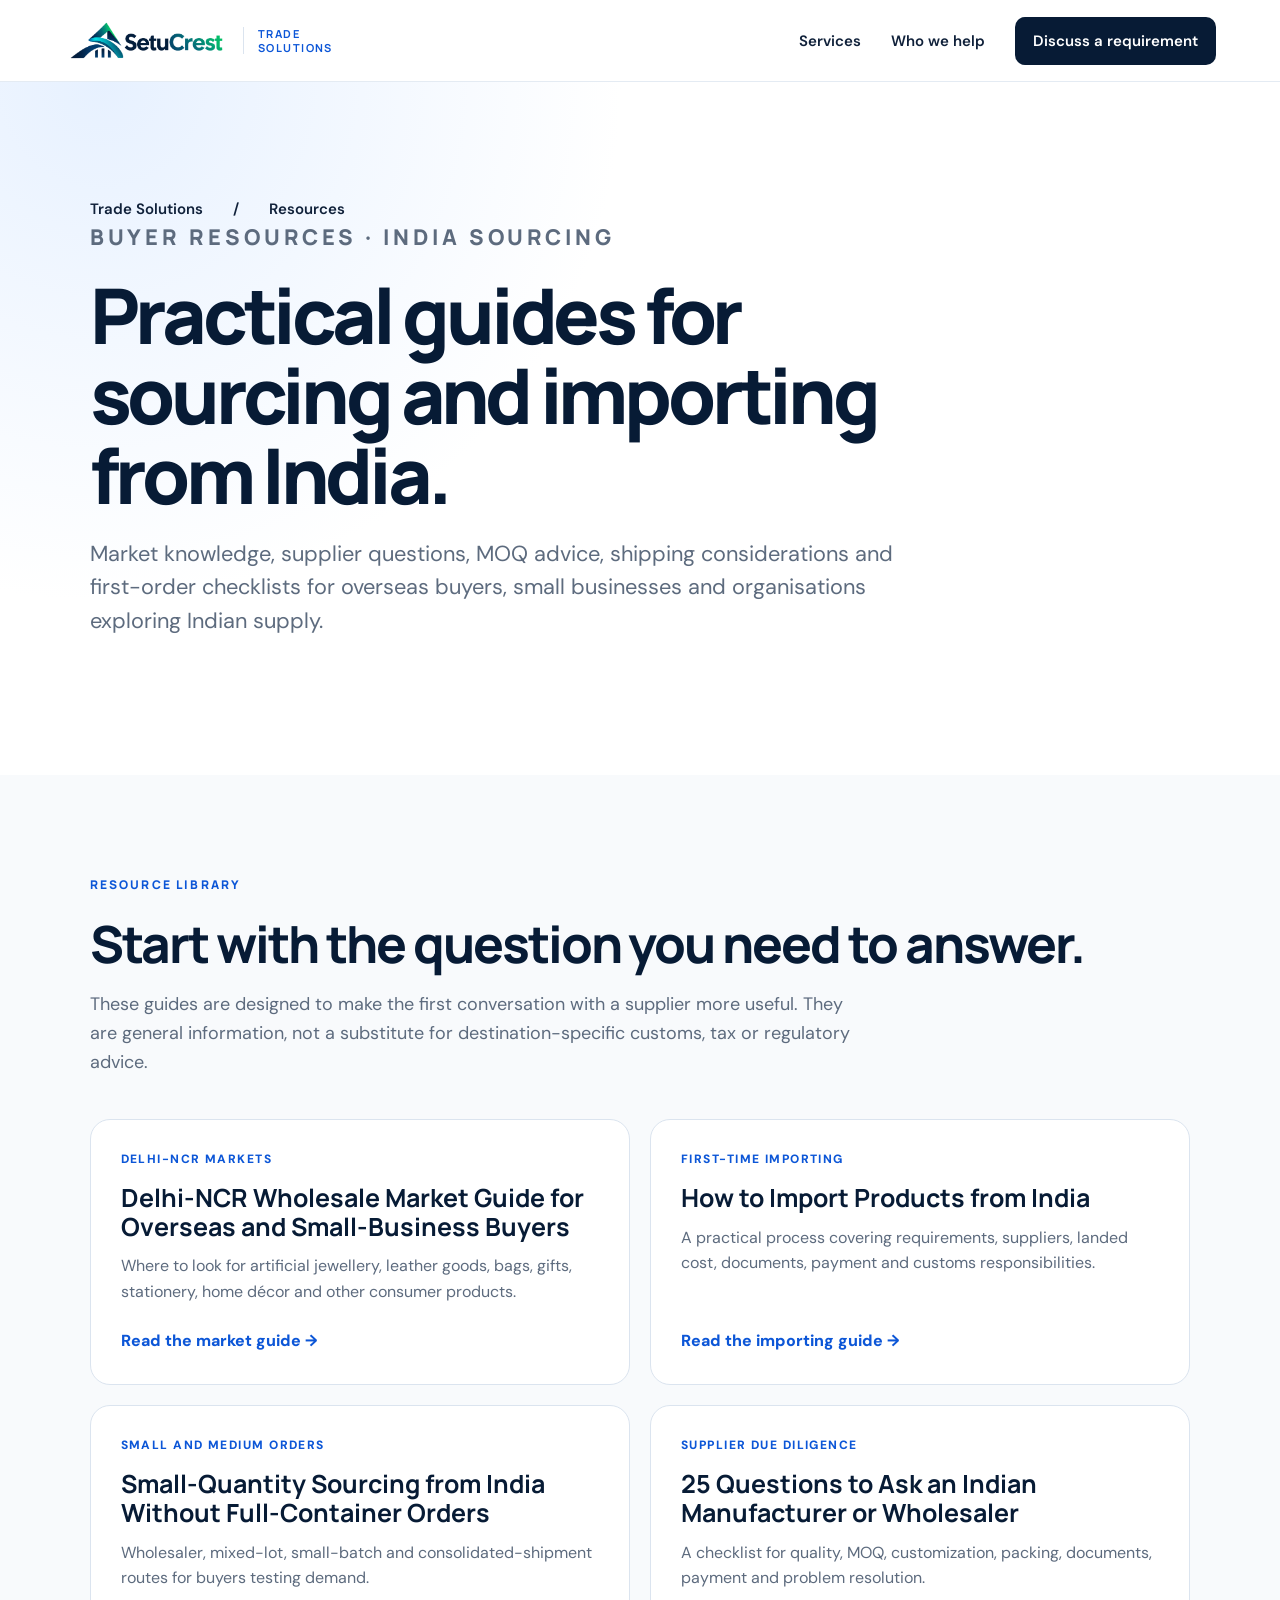
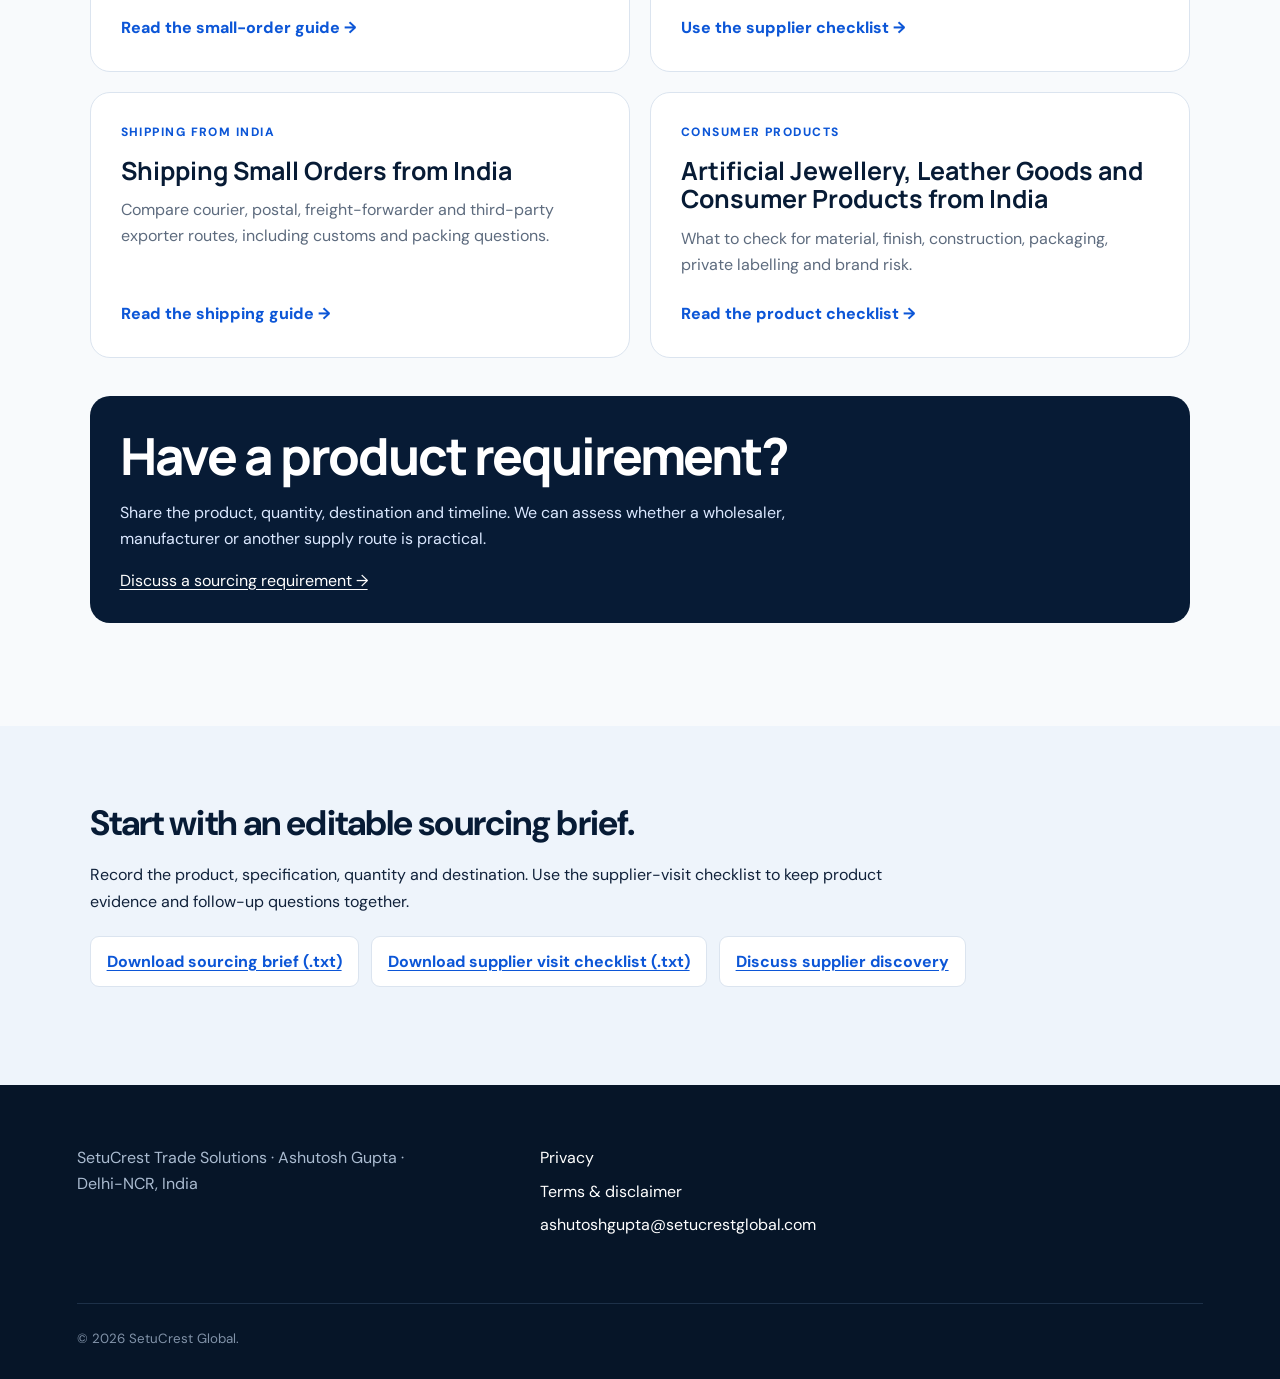
<file: resources/index.html>
<!doctype html>
<html lang="en-IN">
<head>
  <meta charset="utf-8">
  <meta name="viewport" content="width=device-width, initial-scale=1">
  <title>India Sourcing &amp; Importing Resources | SetuCrest</title>
  <meta name="description" content="Practical guides for overseas buyers and small businesses sourcing products from India, including Delhi-NCR wholesale markets, MOQ, suppliers, shipping and customs.">
  <meta name="robots" content="index,follow,max-image-preview:large,max-snippet:-1,max-video-preview:-1">
  <meta name="author" content="Ashutosh Gupta">
  <link rel="canonical" href="https://trade-solutions.setucrestglobal.com/resources/">
  <meta property="og:type" content="website">
  <meta property="og:site_name" content="SetuCrest Trade Solutions">
  <meta property="og:title" content="India Sourcing &amp; Importing Resources | SetuCrest">
  <meta property="og:description" content="Practical, buyer-first guides for sourcing and importing products from India.">
  <meta property="og:url" content="https://trade-solutions.setucrestglobal.com/resources/">
  <meta property="og:image" content="https://trade-solutions.setucrestglobal.com/assets/india-trade-hero.png">
  <meta property="og:image:alt" content="SetuCrest Trade Solutions India sourcing resources">
  <meta name="twitter:card" content="summary_large_image">
  <meta name="twitter:title" content="India Sourcing &amp; Importing Resources | SetuCrest">
  <meta name="twitter:description" content="Practical, buyer-first guides for sourcing and importing products from India.">
  <meta name="twitter:image" content="https://trade-solutions.setucrestglobal.com/assets/india-trade-hero.png">
  <link rel="icon" href="../assets/setucrest-logo.png" type="image/png">
  <link rel="preconnect" href="https://fonts.googleapis.com">
  <link rel="preconnect" href="https://fonts.gstatic.com" crossorigin>
  <link href="https://fonts.googleapis.com/css2?family=DM+Sans:wght@400;500;600;700&amp;family=Manrope:wght@500;600;700;800&amp;display=swap" rel="stylesheet">
  <link rel="stylesheet" href="../assets/styles.css">
  <link rel="stylesheet" href="../assets/resource-page.css">
  <script type="application/ld+json">{"@context":"https://schema.org","@type":"CollectionPage","name":"India Sourcing and Importing Resources","url":"https://trade-solutions.setucrestglobal.com/resources/","description":"Practical guides for buyers sourcing and importing products from India.","publisher":{"@type":"Organization","name":"SetuCrest Global","url":"https://setucrestglobal.com/"},"inLanguage":"en-IN"}</script>
  <!-- Google tag (gtag.js) -->
  <script async src="https://www.googletagmanager.com/gtag/js?id=G-NQDR6R521P"></script>
  <script>
    window.dataLayer = window.dataLayer || [];
    function gtag(){dataLayer.push(arguments);}
    gtag('js', new Date());
    gtag('config', 'G-NQDR6R521P');
  </script>
  <!-- Microsoft Clarity: SetuCrest Trade Solutions -->
  <script type="text/javascript">
    (function(c,l,a,r,i,t,y){
      c[a]=c[a]||function(){(c[a].q=c[a].q||[]).push(arguments)};
      t=l.createElement(r);t.async=1;t.src="https://www.clarity.ms/tag/"+i;
      y=l.getElementsByTagName(r)[0];y.parentNode.insertBefore(t,y);
    })(window, document, "clarity", "script", "ye3jl4kydo");
  </script>
</head>
<body>
<header class="site-header">
  <a class="brand" href="../" aria-label="SetuCrest Trade Solutions home"><img src="../assets/setucrest-logo.webp" alt="SetuCrest" width="2095" height="751"><span class="division-label">Trade Solutions</span></a>
  <nav aria-label="Primary navigation"><a href="../#services">Services</a><a href="../#who-we-help">Who we help</a><a class="nav-cta" href="../#contact">Discuss a requirement</a></nav>
</header>
<main class="resource-main">
  <section class="resource-hero"><div class="resource-shell"><nav class="breadcrumbs" aria-label="Breadcrumb"><a href="../">Trade Solutions</a><span>/</span><span>Resources</span></nav><p class="eyebrow">BUYER RESOURCES · INDIA SOURCING</p><h1>Practical guides for sourcing and importing from India.</h1><p>Market knowledge, supplier questions, MOQ advice, shipping considerations and first-order checklists for overseas buyers, small businesses and organisations exploring Indian supply.</p></div></section>
  <section class="resource-index"><div class="resource-shell"><p class="eyebrow">RESOURCE LIBRARY</p><h2>Start with the question you need to answer.</h2><p class="resource-index-intro">These guides are designed to make the first conversation with a supplier more useful. They are general information, not a substitute for destination-specific customs, tax or regulatory advice.</p>
  <div class="resource-grid">
    <a class="resource-card" href="delhi-ncr-wholesale-market-guide/"><span class="resource-kicker">DELHI-NCR MARKETS</span><h3>Delhi-NCR Wholesale Market Guide for Overseas and Small-Business Buyers</h3><p>Where to look for artificial jewellery, leather goods, bags, gifts, stationery, home décor and other consumer products.</p><span class="resource-link">Read the market guide →</span></a>
    <a class="resource-card" href="import-products-from-india/"><span class="resource-kicker">FIRST-TIME IMPORTING</span><h3>How to Import Products from India</h3><p>A practical process covering requirements, suppliers, landed cost, documents, payment and customs responsibilities.</p><span class="resource-link">Read the importing guide →</span></a>
    <a class="resource-card" href="small-quantity-sourcing-from-india/"><span class="resource-kicker">SMALL AND MEDIUM ORDERS</span><h3>Small-Quantity Sourcing from India Without Full-Container Orders</h3><p>Wholesaler, mixed-lot, small-batch and consolidated-shipment routes for buyers testing demand.</p><span class="resource-link">Read the small-order guide →</span></a>
    <a class="resource-card" href="questions-to-ask-indian-suppliers/"><span class="resource-kicker">SUPPLIER DUE DILIGENCE</span><h3>25 Questions to Ask an Indian Manufacturer or Wholesaler</h3><p>A checklist for quality, MOQ, customization, packing, documents, payment and problem resolution.</p><span class="resource-link">Use the supplier checklist →</span></a>
    <a class="resource-card" href="shipping-small-orders-from-india/"><span class="resource-kicker">SHIPPING FROM INDIA</span><h3>Shipping Small Orders from India</h3><p>Compare courier, postal, freight-forwarder and third-party exporter routes, including customs and packing questions.</p><span class="resource-link">Read the shipping guide →</span></a>
    <a class="resource-card" href="artificial-jewellery-leather-goods-from-india/"><span class="resource-kicker">CONSUMER PRODUCTS</span><h3>Artificial Jewellery, Leather Goods and Consumer Products from India</h3><p>What to check for material, finish, construction, packaging, private labelling and brand risk.</p><span class="resource-link">Read the product checklist →</span></a>
  </div>
  <div class="resource-callout"><h2>Have a product requirement?</h2><p>Share the product, quantity, destination and timeline. We can assess whether a wholesaler, manufacturer or another supply route is practical.</p><a href="../#contact">Discuss a sourcing requirement →</a></div>
  </div></section>
<section class="buying-hub" id="requirement-templates"><div class="buying-guide"><h2>Start with an editable sourcing brief.</h2><p>Record the product, specification, quantity and destination. Use the supplier-visit checklist to keep product evidence and follow-up questions together.</p><div class="buying-links"><a href="/downloads/sourcing-requirement-template.txt" download>Download sourcing brief (.txt)</a><a href="/downloads/supplier-visit-checklist.txt" download>Download supplier visit checklist (.txt)</a><a href="/supplier-sourcing-india/">Discuss supplier discovery</a></div></div></section></main>
<footer class="service-footer"><p>SetuCrest Trade Solutions · Ashutosh Gupta · Delhi-NCR, India</p><div><a href="https://setucrestglobal.com/privacy/">Privacy</a><a href="https://setucrestglobal.com/terms/">Terms &amp; disclaimer</a><a href="mailto:ashutoshgupta@setucrestglobal.com">ashutoshgupta@setucrestglobal.com</a></div><small>© 2026 SetuCrest Global.</small></footer>
<script src="/assets/site.js" defer></script>
</body>
</html>
</file>
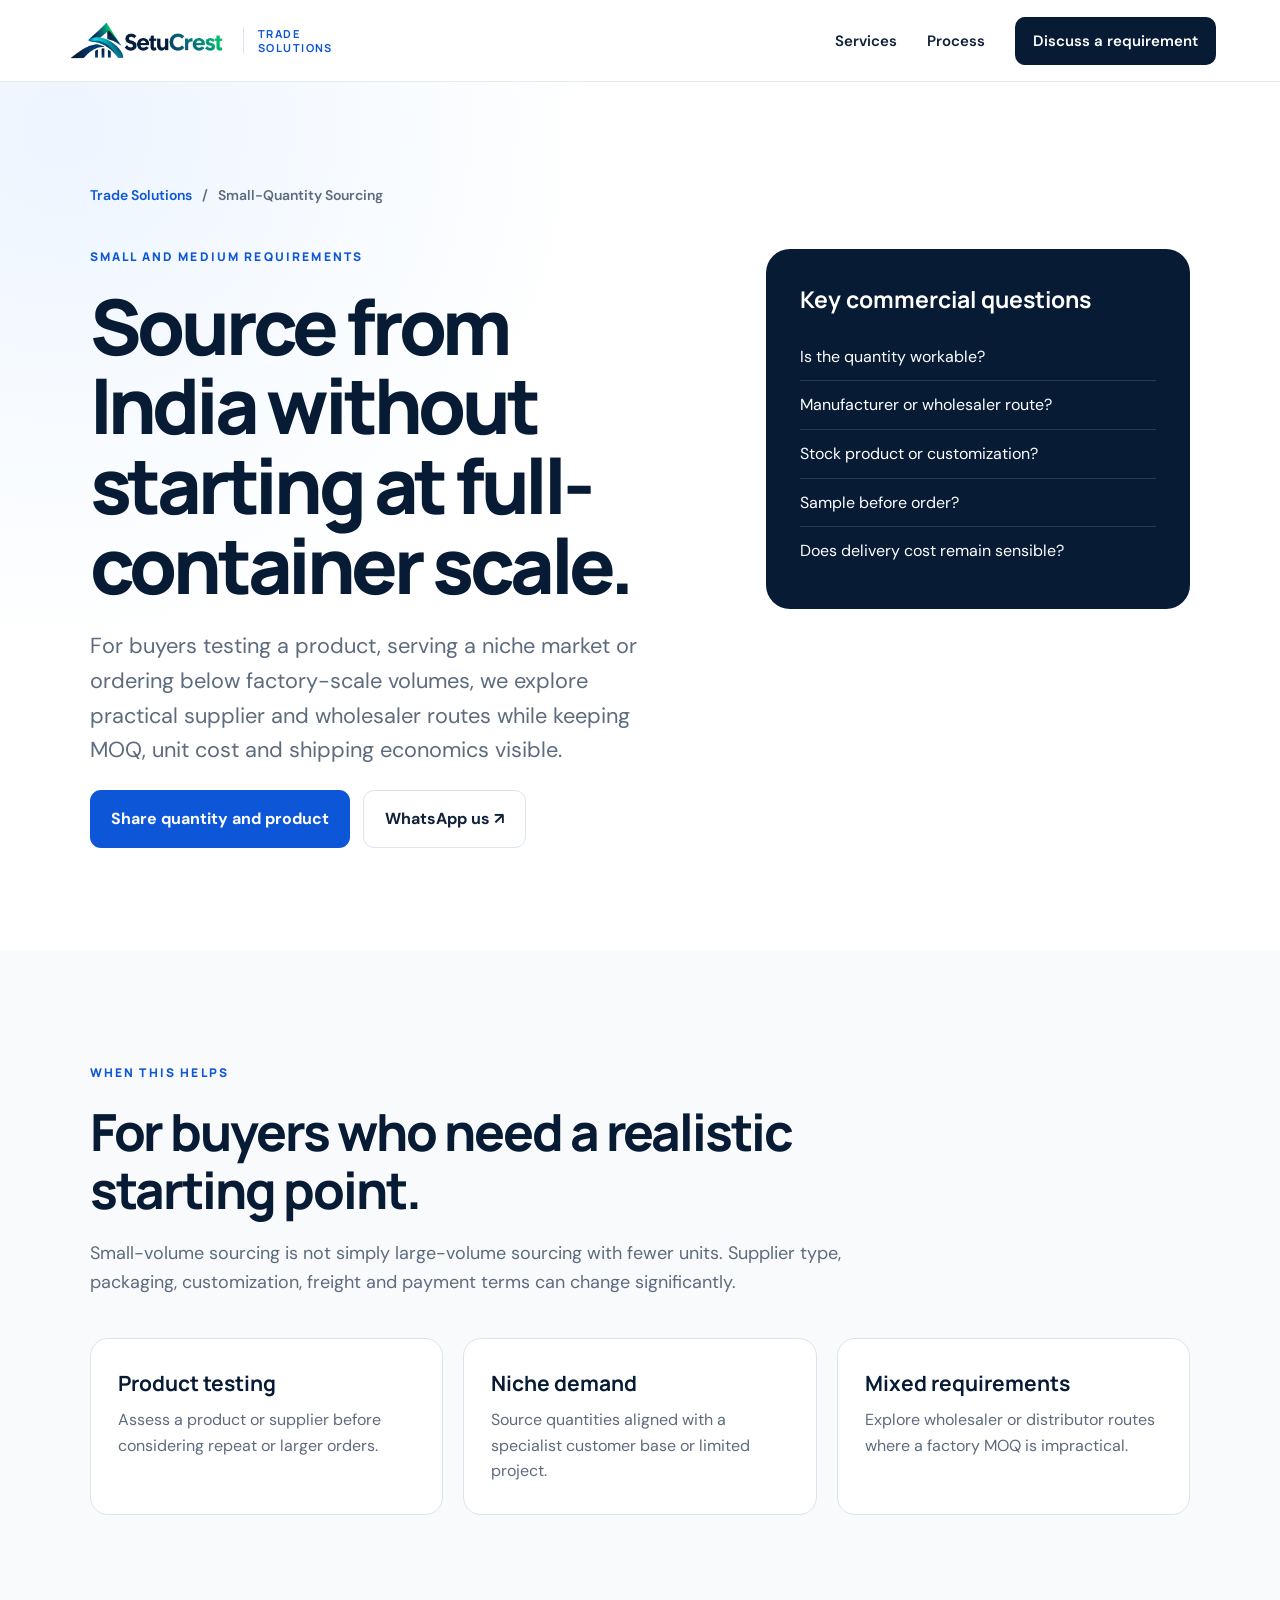
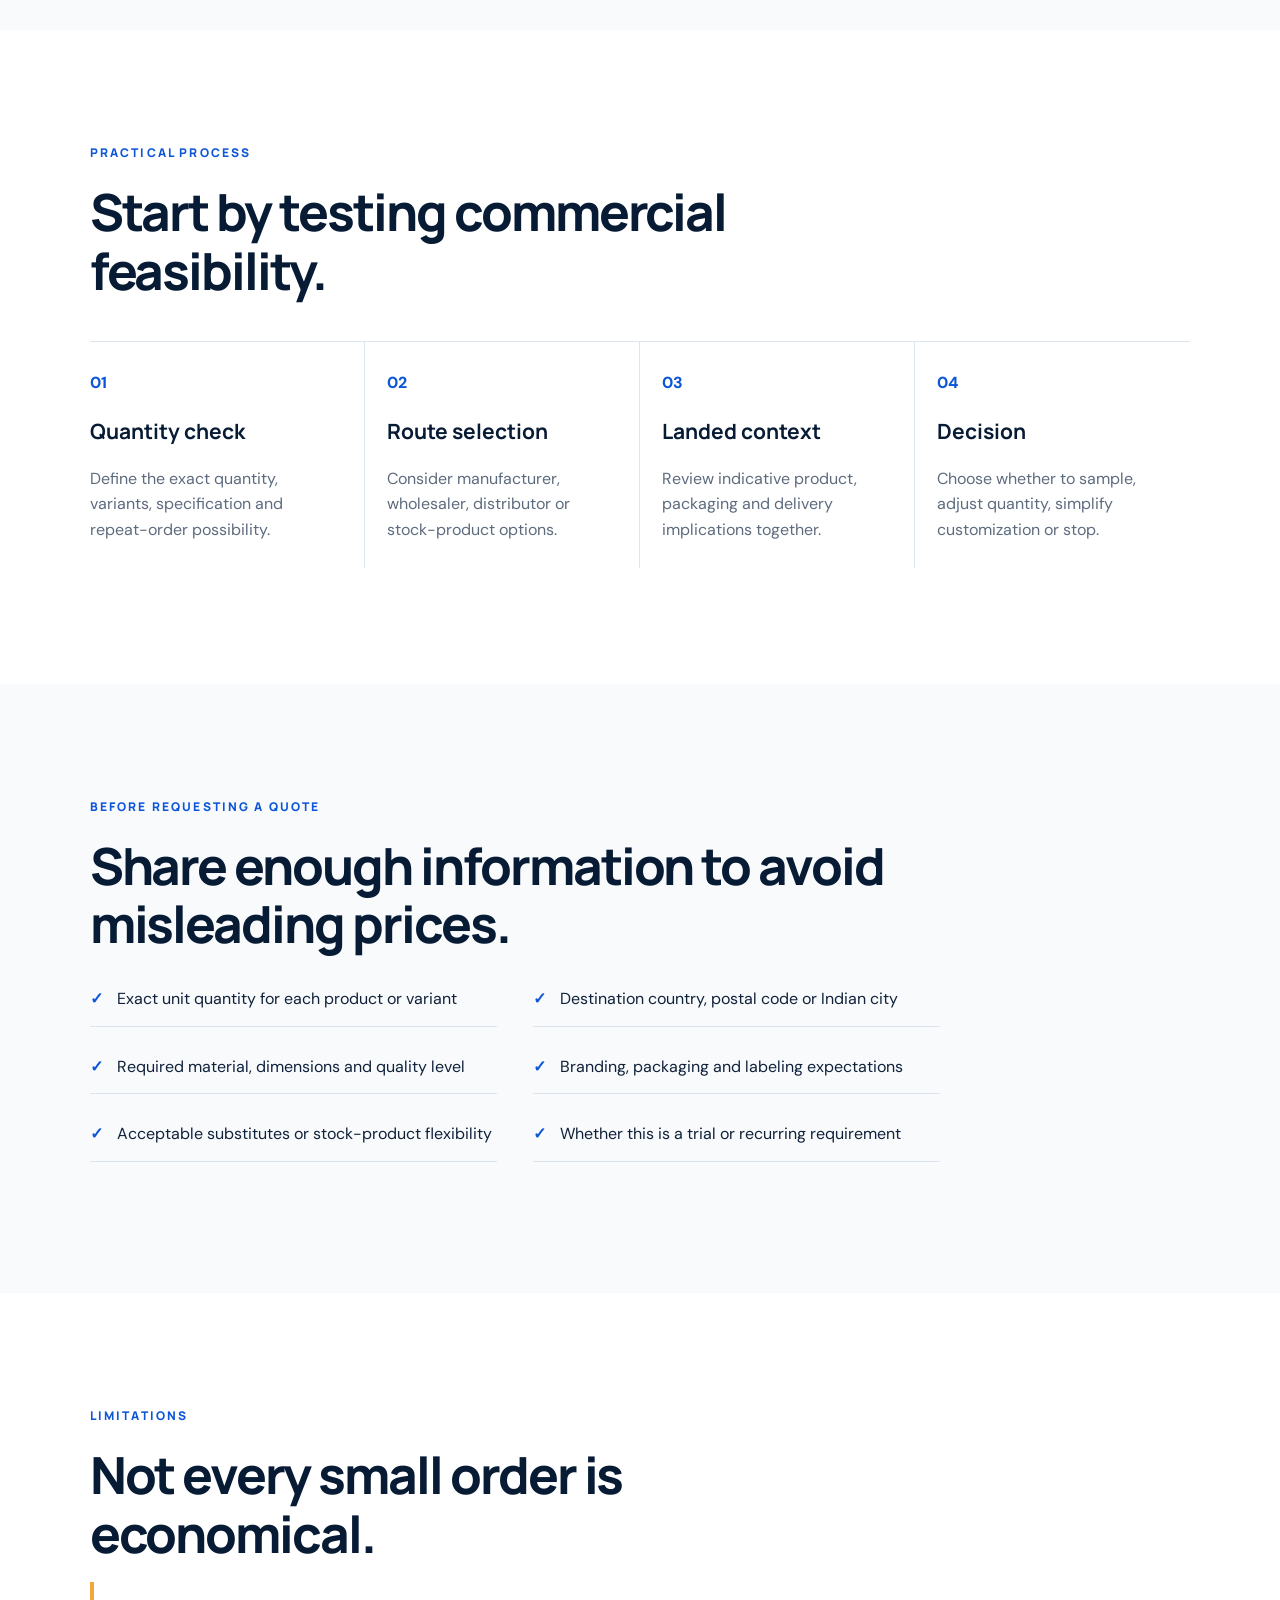
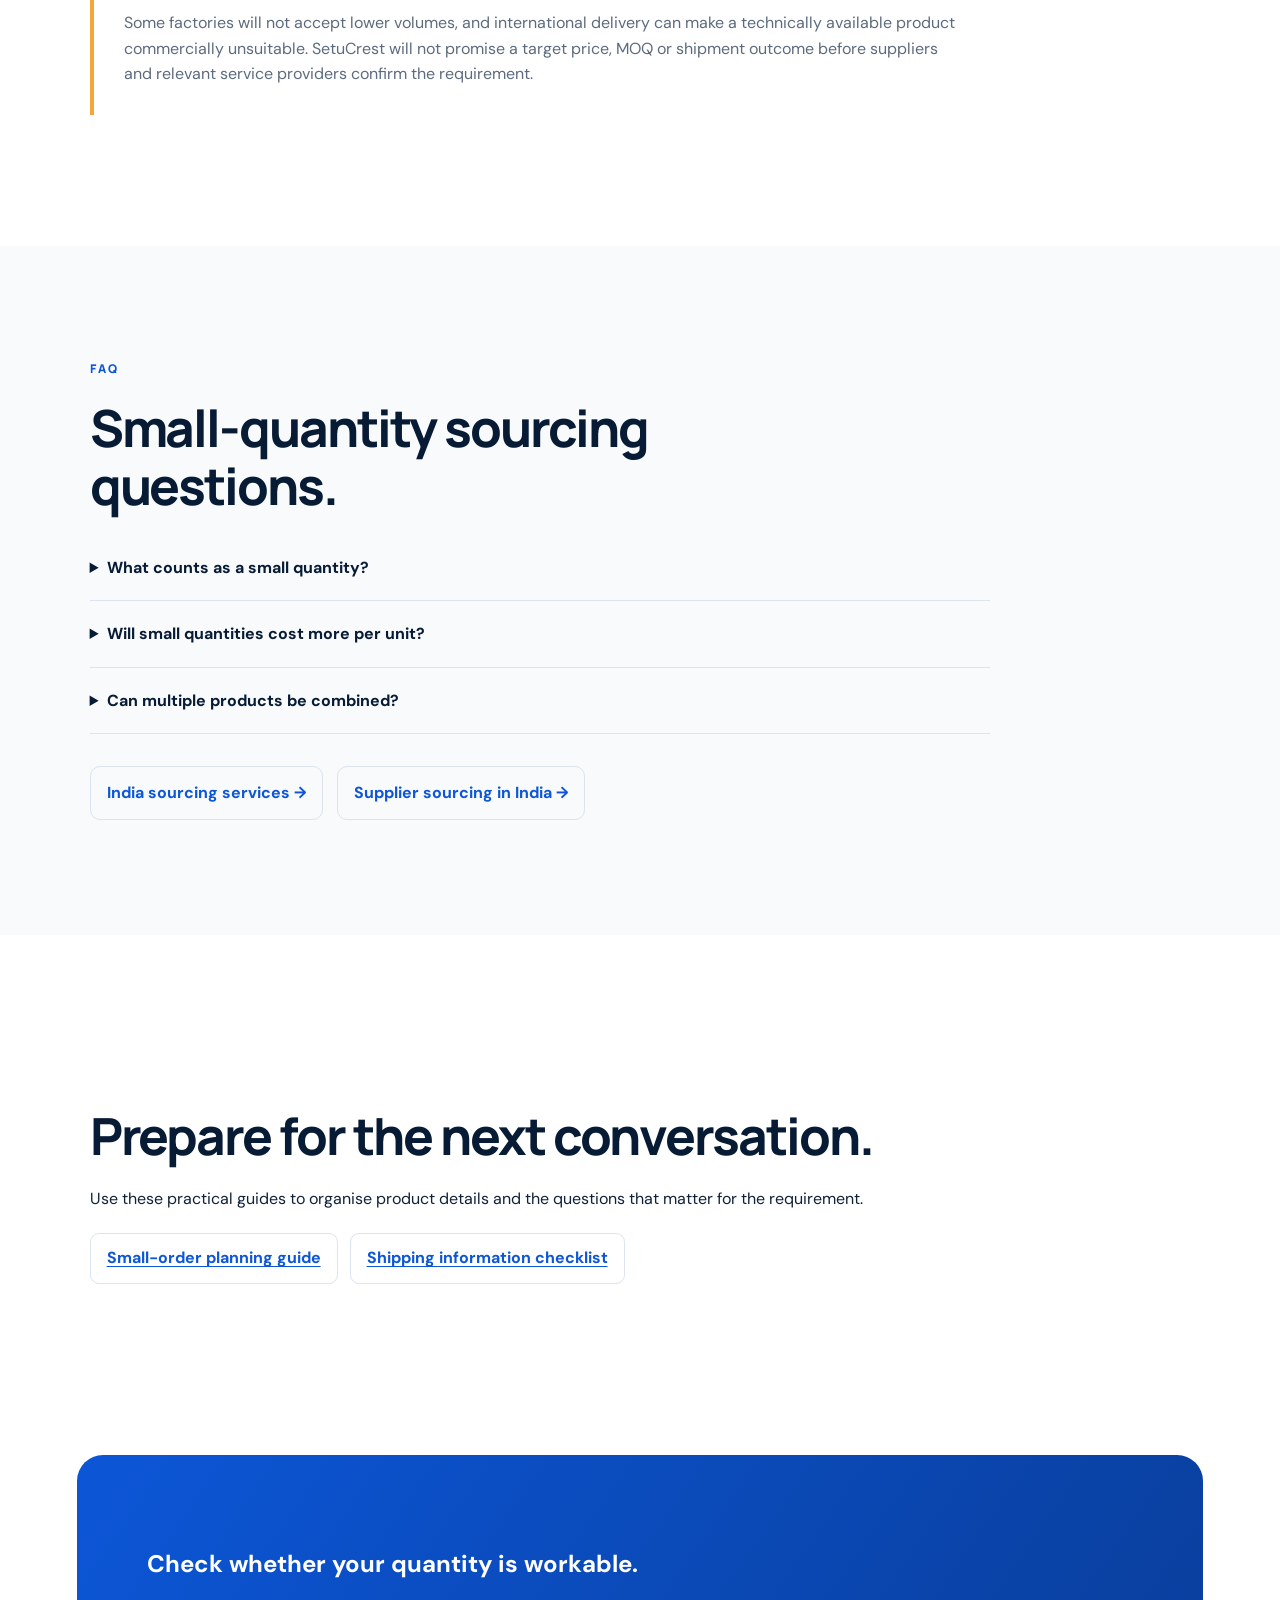
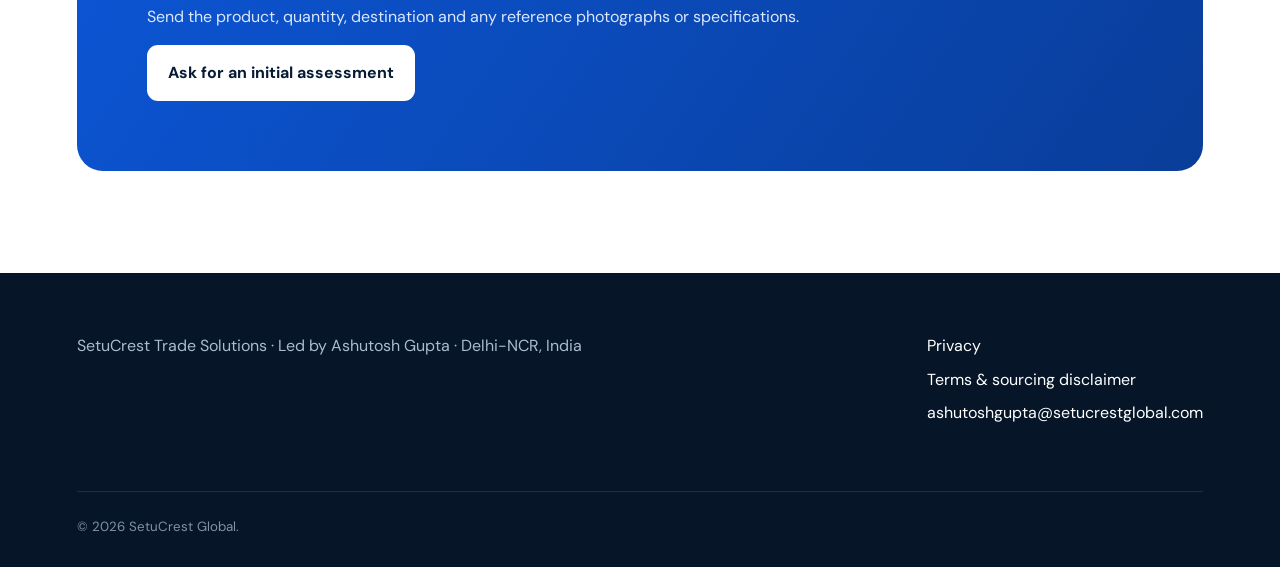
<file: small-quantity-sourcing-india/index.html>
<!doctype html><html lang="en-IN"><head>
  <script async src="https://www.googletagmanager.com/gtag/js?id=G-NQDR6R521P"></script><script>window.dataLayer=window.dataLayer||[];function gtag(){dataLayer.push(arguments)}gtag('js',new Date());gtag('config','G-NQDR6R521P');</script>
  <meta charset="utf-8"><meta name="viewport" content="width=device-width,initial-scale=1"><title>Small-Quantity Sourcing from India | SetuCrest</title><meta name="description" content="Explore small and medium-quantity sourcing from India with realistic MOQ, pricing, sample, packaging and delivery coordination."><meta name="robots" content="index,follow"><link rel="canonical" href="https://trade-solutions.setucrestglobal.com/small-quantity-sourcing-india/">
  <link rel="icon" href="../assets/setucrest-logo.png"><link rel="preconnect" href="https://fonts.googleapis.com"><link rel="preconnect" href="https://fonts.gstatic.com" crossorigin><link href="https://fonts.googleapis.com/css2?family=DM+Sans:wght@400;500;600;700&family=Manrope:wght@500;600;700;800&display=swap" rel="stylesheet"><link rel="stylesheet" href="../assets/styles.css"><link rel="stylesheet" href="../assets/service-page.css">
  <script type="application/ld+json">{"@context":"https://schema.org","@type":"Service","name":"Small-Quantity Sourcing from India","url":"https://trade-solutions.setucrestglobal.com/small-quantity-sourcing-india/","provider":{"@type":"Organization","name":"SetuCrest Trade Solutions"},"areaServed":["India","Worldwide"],"serviceType":"Small and medium-quantity sourcing coordination"}</script><script>(function(c,l,a,r,i,t,y){c[a]=c[a]||function(){(c[a].q=c[a].q||[]).push(arguments)};t=l.createElement(r);t.async=1;t.src="https://www.clarity.ms/tag/"+i;y=l.getElementsByTagName(r)[0];y.parentNode.insertBefore(t,y)})(window,document,"clarity","script","ye3jl4kydo");</script>
<meta property="og:site_name" content="SetuCrest Trade Solutions">
<meta property="og:locale" content="en_IN">
<meta property="og:title" content="Small-Quantity Sourcing from India | SetuCrest">
<meta property="og:description" content="Explore small and medium-quantity sourcing from India with realistic MOQ, pricing, sample, packaging and delivery coordination.">
<meta property="og:url" content="https://trade-solutions.setucrestglobal.com/small-quantity-sourcing-india/">
<meta property="og:type" content="website">
<meta property="og:image" content="https://trade-solutions.setucrestglobal.com/assets/india-trade-hero.png">
<meta property="og:image:alt" content="SetuCrest Trade Solutions India sourcing and market access">
<meta name="twitter:card" content="summary_large_image">
<meta name="twitter:title" content="Small-Quantity Sourcing from India | SetuCrest">
<meta name="twitter:description" content="Explore small and medium-quantity sourcing from India with realistic MOQ, pricing, sample, packaging and delivery coordination.">
<meta name="twitter:image" content="https://trade-solutions.setucrestglobal.com/assets/india-trade-hero.png">
<script type="application/ld+json">{"@context":"https://schema.org","@type":"BreadcrumbList","itemListElement":[{"@type":"ListItem","position":1,"name":"SetuCrest Trade Solutions","item":"https://trade-solutions.setucrestglobal.com/"},{"@type":"ListItem","position":2,"name":"Small-Quantity Sourcing from India","item":"https://trade-solutions.setucrestglobal.com/small-quantity-sourcing-india/"}]}</script>
<script type="application/ld+json">{"@context":"https://schema.org","@type":"FAQPage","mainEntity":[{"@type":"Question","name":"What counts as a small quantity?","acceptedAnswer":{"@type":"Answer","text":"It depends on the product, production method and supplier. Ten customized units may be small for one category, while several hundred can still be small for another."}},{"@type":"Question","name":"Will small quantities cost more per unit?","acceptedAnswer":{"@type":"Answer","text":"Often yes, because setup, packaging and handling are distributed across fewer units."}},{"@type":"Question","name":"Can multiple products be combined?","acceptedAnswer":{"@type":"Answer","text":"Sometimes, particularly through wholesalers, but consolidation and delivery responsibilities must be separately confirmed."}}]}</script>
</head><body><header class="site-header"><a class="brand" href="../"><img src="../assets/setucrest-logo.webp" alt="SetuCrest" width="2095" height="751"><span class="division-label">Trade Solutions</span></a><nav><a href="../#services">Services</a><a href="../#process">Process</a><a class="nav-cta" href="../#contact">Discuss a requirement</a></nav></header><main>
<section class="service-hero"><nav class="breadcrumbs"><a href="../">Trade Solutions</a><span>/</span><span>Small-Quantity Sourcing</span></nav><div class="service-hero-grid"><div><p class="eyebrow">SMALL AND MEDIUM REQUIREMENTS</p><h1>Source from India without starting at full-container scale.</h1><p class="service-lede">For buyers testing a product, serving a niche market or ordering below factory-scale volumes, we explore practical supplier and wholesaler routes while keeping MOQ, unit cost and shipping economics visible.</p><div class="hero-actions"><a class="button primary" href="../#contact">Share quantity and product</a><a class="button secondary" href="https://wa.me/919821068129?text=Hello%20SetuCrest%2C%20I%20want%20to%20source%20a%20small%20or%20medium%20quantity%20from%20India." target="_blank" rel="noopener">WhatsApp us ↗</a></div></div><aside class="scope-card"><h2>Key commercial questions</h2><ul><li>Is the quantity workable?</li><li>Manufacturer or wholesaler route?</li><li>Stock product or customization?</li><li>Sample before order?</li><li>Does delivery cost remain sensible?</li></ul></aside></div></section>
<section class="service-section alt"><p class="eyebrow">WHEN THIS HELPS</p><h2>For buyers who need a realistic starting point.</h2><p class="section-copy">Small-volume sourcing is not simply large-volume sourcing with fewer units. Supplier type, packaging, customization, freight and payment terms can change significantly.</p><div class="info-grid"><article class="info-card"><h3>Product testing</h3><p>Assess a product or supplier before considering repeat or larger orders.</p></article><article class="info-card"><h3>Niche demand</h3><p>Source quantities aligned with a specialist customer base or limited project.</p></article><article class="info-card"><h3>Mixed requirements</h3><p>Explore wholesaler or distributor routes where a factory MOQ is impractical.</p></article></div></section>
<section class="service-section"><p class="eyebrow">PRACTICAL PROCESS</p><h2>Start by testing commercial feasibility.</h2><div class="step-list"><article><span>01</span><h3>Quantity check</h3><p>Define the exact quantity, variants, specification and repeat-order possibility.</p></article><article><span>02</span><h3>Route selection</h3><p>Consider manufacturer, wholesaler, distributor or stock-product options.</p></article><article><span>03</span><h3>Landed context</h3><p>Review indicative product, packaging and delivery implications together.</p></article><article><span>04</span><h3>Decision</h3><p>Choose whether to sample, adjust quantity, simplify customization or stop.</p></article></div></section>
<section class="service-section alt"><p class="eyebrow">BEFORE REQUESTING A QUOTE</p><h2>Share enough information to avoid misleading prices.</h2><ul class="requirement-list"><li>Exact unit quantity for each product or variant</li><li>Destination country, postal code or Indian city</li><li>Required material, dimensions and quality level</li><li>Branding, packaging and labeling expectations</li><li>Acceptable substitutes or stock-product flexibility</li><li>Whether this is a trial or recurring requirement</li></ul></section>
<section class="service-section"><p class="eyebrow">LIMITATIONS</p><h2>Not every small order is economical.</h2><p class="limits">Some factories will not accept lower volumes, and international delivery can make a technically available product commercially unsuitable. SetuCrest will not promise a target price, MOQ or shipment outcome before suppliers and relevant service providers confirm the requirement.</p></section>
<section class="service-section alt"><p class="eyebrow">FAQ</p><h2>Small-quantity sourcing questions.</h2><div class="service-faq"><details><summary>What counts as a small quantity?</summary><p>It depends on the product, production method and supplier. Ten customized units may be small for one category, while several hundred can still be small for another.</p></details><details><summary>Will small quantities cost more per unit?</summary><p>Often yes, because setup, packaging and handling are distributed across fewer units.</p></details><details><summary>Can multiple products be combined?</summary><p>Sometimes, particularly through wholesalers, but consolidation and delivery responsibilities must be separately confirmed.</p></details></div><div class="related-services"><a href="../india-sourcing-services/">India sourcing services →</a><a href="../supplier-sourcing-india/">Supplier sourcing in India →</a></div></section>
<section class="service-section"><div class="buying-guide"><h2>Prepare for the next conversation.</h2><p>Use these practical guides to organise product details and the questions that matter for the requirement.</p><div class="buying-links"><a href="/resources/small-quantity-sourcing-from-india/">Small-order planning guide</a><a href="/resources/shipping-small-orders-from-india/">Shipping information checklist</a></div></div></section><section class="service-cta"><h2>Check whether your quantity is workable.</h2><p>Send the product, quantity, destination and any reference photographs or specifications.</p><a class="button light" href="../#contact">Ask for an initial assessment</a></section>
</main><footer class="service-footer"><p>SetuCrest Trade Solutions · Led by Ashutosh Gupta · Delhi-NCR, India</p><div><a href="https://setucrestglobal.com/privacy/">Privacy</a><a href="https://setucrestglobal.com/terms/">Terms &amp; sourcing disclaimer</a><a href="mailto:ashutoshgupta@setucrestglobal.com">ashutoshgupta@setucrestglobal.com</a></div><small>© 2026 SetuCrest Global.</small></footer><script src="../assets/site.js"></script></body></html>
</file>
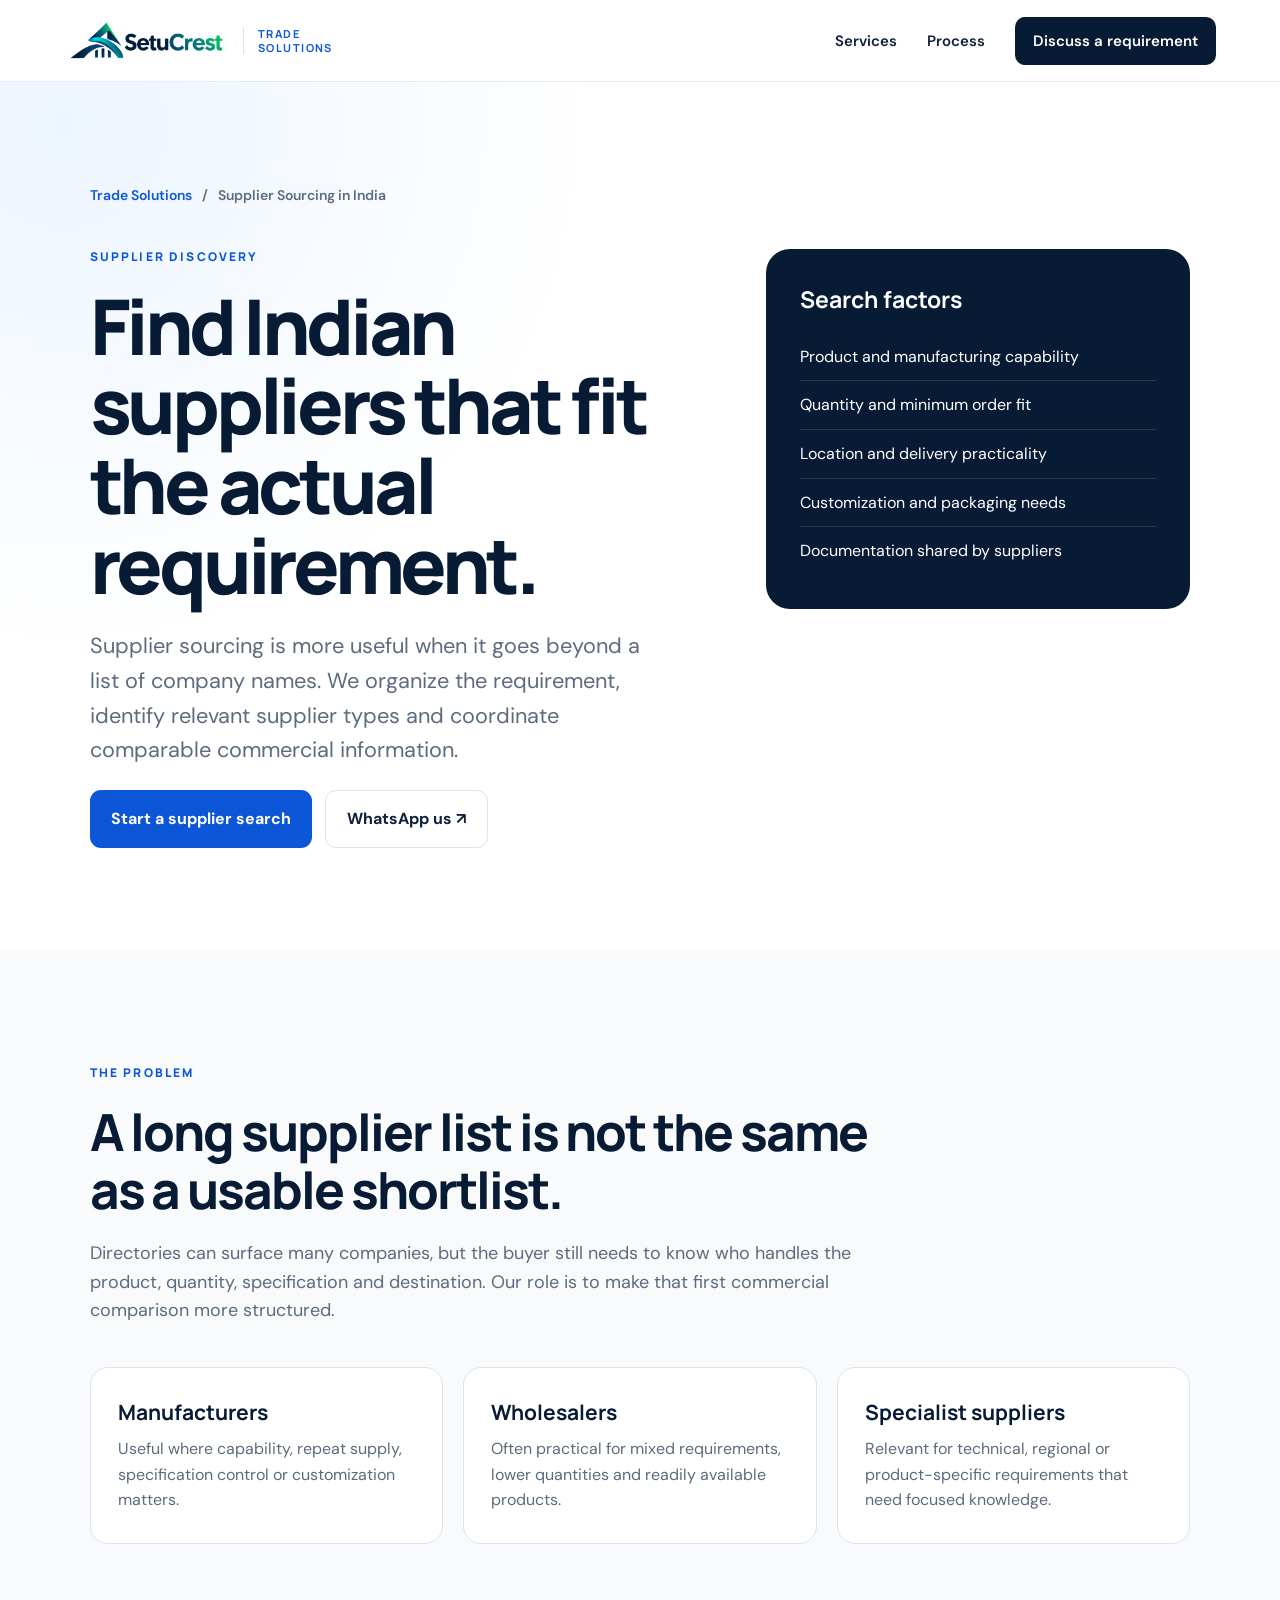
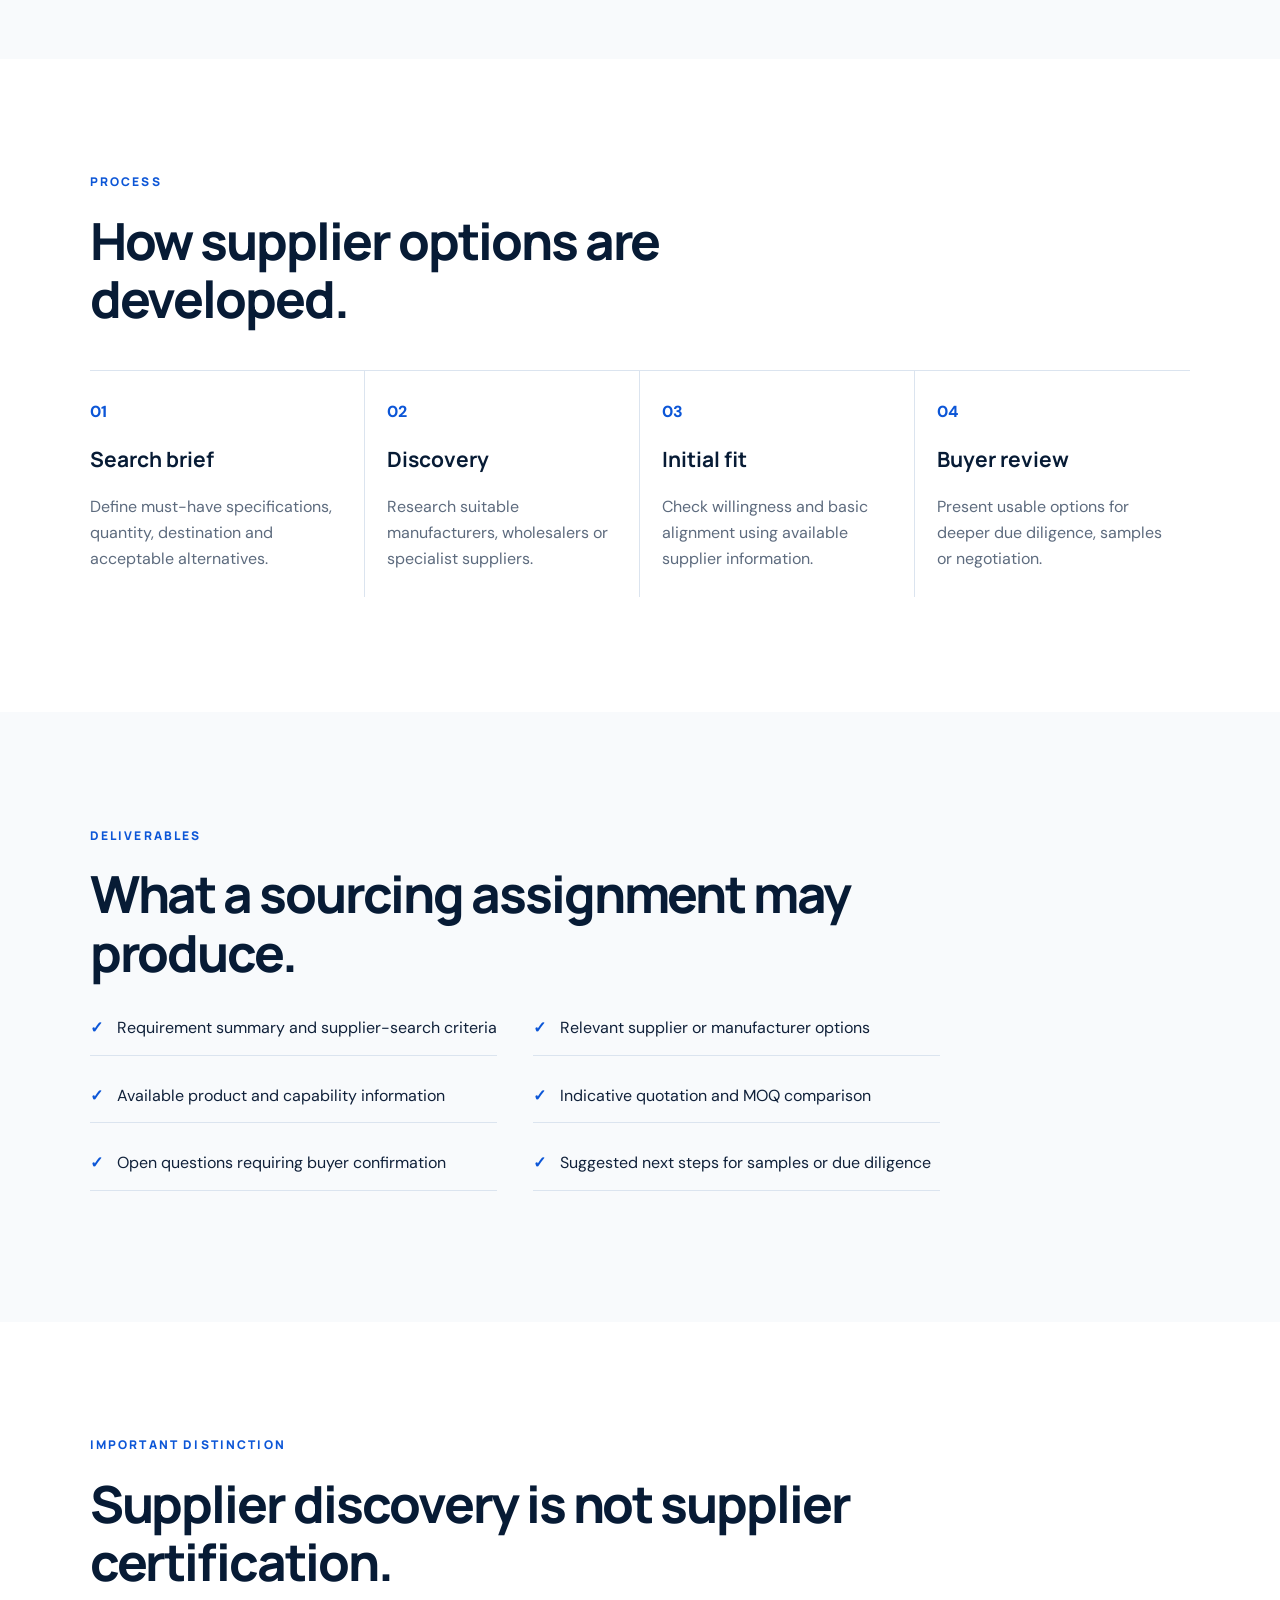
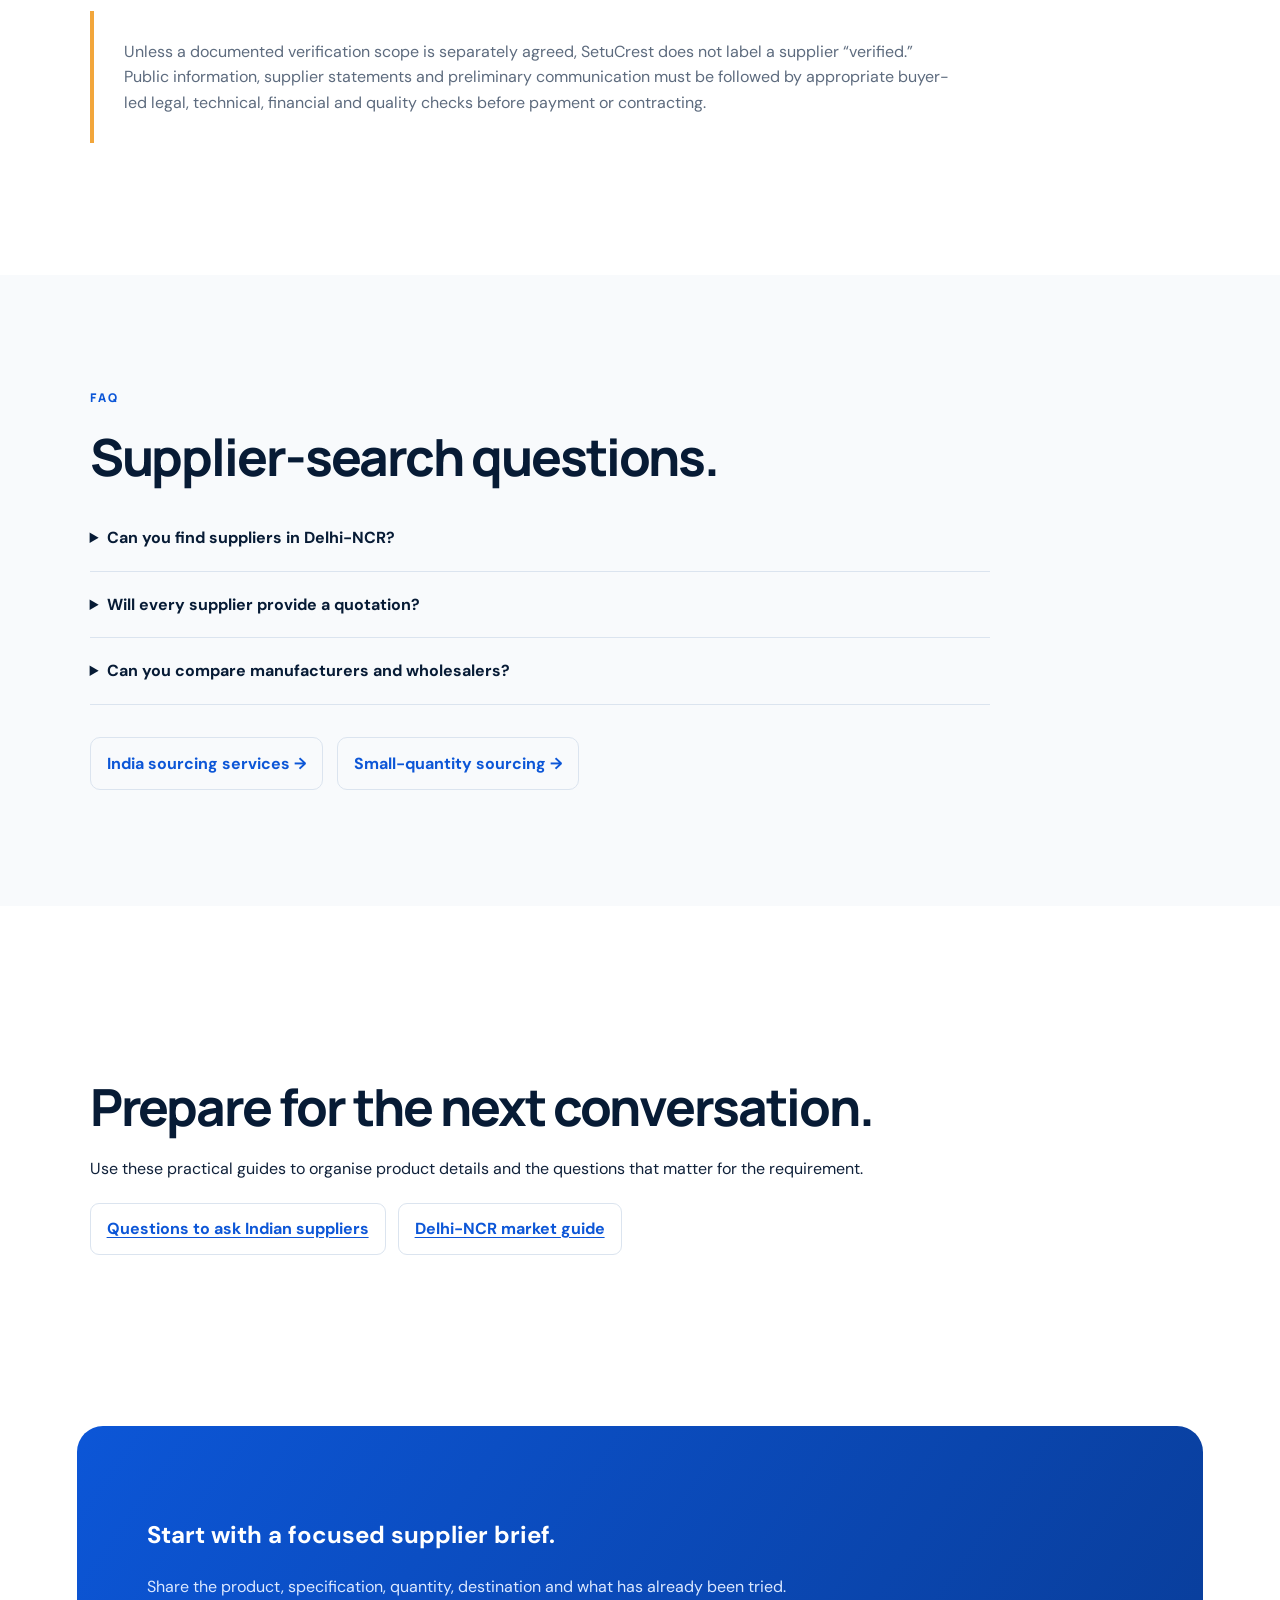
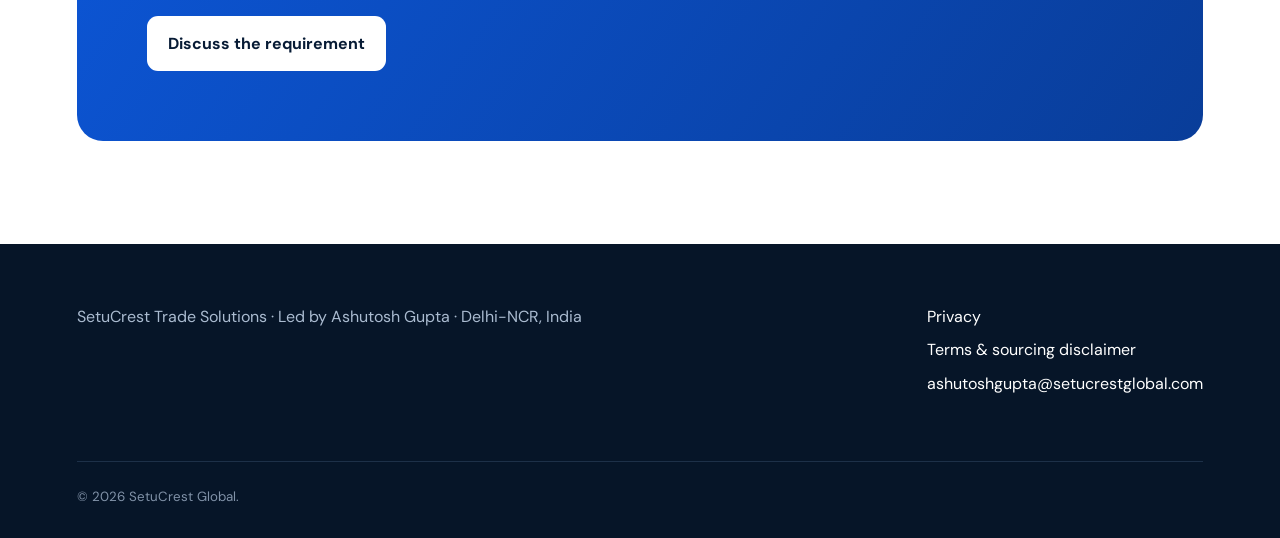
<file: supplier-sourcing-india/index.html>
<!doctype html><html lang="en-IN"><head>
  <script async src="https://www.googletagmanager.com/gtag/js?id=G-NQDR6R521P"></script><script>window.dataLayer=window.dataLayer||[];function gtag(){dataLayer.push(arguments)}gtag('js',new Date());gtag('config','G-NQDR6R521P');</script>
  <meta charset="utf-8"><meta name="viewport" content="width=device-width,initial-scale=1"><title>Supplier Sourcing in India | SetuCrest Trade Solutions</title><meta name="description" content="Supplier sourcing support in India for businesses that need relevant manufacturer or wholesaler options, quotations, MOQs and sample coordination."><meta name="robots" content="index,follow"><link rel="canonical" href="https://trade-solutions.setucrestglobal.com/supplier-sourcing-india/">
  <link rel="icon" href="../assets/setucrest-logo.png"><link rel="preconnect" href="https://fonts.googleapis.com"><link rel="preconnect" href="https://fonts.gstatic.com" crossorigin><link href="https://fonts.googleapis.com/css2?family=DM+Sans:wght@400;500;600;700&family=Manrope:wght@500;600;700;800&display=swap" rel="stylesheet"><link rel="stylesheet" href="../assets/styles.css"><link rel="stylesheet" href="../assets/service-page.css">
  <script type="application/ld+json">{"@context":"https://schema.org","@type":"Service","name":"Supplier Sourcing in India","url":"https://trade-solutions.setucrestglobal.com/supplier-sourcing-india/","provider":{"@type":"Organization","name":"SetuCrest Trade Solutions"},"areaServed":"India","serviceType":"Indian supplier discovery and quotation coordination"}</script><script>(function(c,l,a,r,i,t,y){c[a]=c[a]||function(){(c[a].q=c[a].q||[]).push(arguments)};t=l.createElement(r);t.async=1;t.src="https://www.clarity.ms/tag/"+i;y=l.getElementsByTagName(r)[0];y.parentNode.insertBefore(t,y)})(window,document,"clarity","script","ye3jl4kydo");</script>
<meta property="og:site_name" content="SetuCrest Trade Solutions">
<meta property="og:locale" content="en_IN">
<meta property="og:title" content="Supplier Sourcing in India | SetuCrest Trade Solutions">
<meta property="og:description" content="Supplier sourcing support in India for businesses that need relevant manufacturer or wholesaler options, quotations, MOQs and sample coordination.">
<meta property="og:url" content="https://trade-solutions.setucrestglobal.com/supplier-sourcing-india/">
<meta property="og:type" content="website">
<meta property="og:image" content="https://trade-solutions.setucrestglobal.com/assets/india-trade-hero.png">
<meta property="og:image:alt" content="SetuCrest Trade Solutions India sourcing and market access">
<meta name="twitter:card" content="summary_large_image">
<meta name="twitter:title" content="Supplier Sourcing in India | SetuCrest Trade Solutions">
<meta name="twitter:description" content="Supplier sourcing support in India for businesses that need relevant manufacturer or wholesaler options, quotations, MOQs and sample coordination.">
<meta name="twitter:image" content="https://trade-solutions.setucrestglobal.com/assets/india-trade-hero.png">
<script type="application/ld+json">{"@context":"https://schema.org","@type":"BreadcrumbList","itemListElement":[{"@type":"ListItem","position":1,"name":"SetuCrest Trade Solutions","item":"https://trade-solutions.setucrestglobal.com/"},{"@type":"ListItem","position":2,"name":"Supplier Sourcing in India","item":"https://trade-solutions.setucrestglobal.com/supplier-sourcing-india/"}]}</script>
<script type="application/ld+json">{"@context":"https://schema.org","@type":"FAQPage","mainEntity":[{"@type":"Question","name":"Can you find suppliers in Delhi-NCR?","acceptedAnswer":{"@type":"Answer","text":"Yes. Delhi-NCR is an important sourcing base, and the search may also cover other Indian clusters when they better fit the product."}},{"@type":"Question","name":"Will every supplier provide a quotation?","acceptedAnswer":{"@type":"Answer","text":"No. Response depends on product fit, quantity, clarity, capacity and the supplier’s commercial interest."}},{"@type":"Question","name":"Can you compare manufacturers and wholesalers?","acceptedAnswer":{"@type":"Answer","text":"Yes, when both routes are relevant. The practical choice may differ based on quantity, customization and lead time."}}]}</script>
</head><body><header class="site-header"><a class="brand" href="../"><img src="../assets/setucrest-logo.webp" alt="SetuCrest" width="2095" height="751"><span class="division-label">Trade Solutions</span></a><nav><a href="../#services">Services</a><a href="../#process">Process</a><a class="nav-cta" href="../#contact">Discuss a requirement</a></nav></header><main>
<section class="service-hero"><nav class="breadcrumbs"><a href="../">Trade Solutions</a><span>/</span><span>Supplier Sourcing in India</span></nav><div class="service-hero-grid"><div><p class="eyebrow">SUPPLIER DISCOVERY</p><h1>Find Indian suppliers that fit the actual requirement.</h1><p class="service-lede">Supplier sourcing is more useful when it goes beyond a list of company names. We organize the requirement, identify relevant supplier types and coordinate comparable commercial information.</p><div class="hero-actions"><a class="button primary" href="../#contact">Start a supplier search</a><a class="button secondary" href="https://wa.me/919821068129?text=Hello%20SetuCrest%2C%20I%20need%20help%20finding%20an%20Indian%20supplier." target="_blank" rel="noopener">WhatsApp us ↗</a></div></div><aside class="scope-card"><h2>Search factors</h2><ul><li>Product and manufacturing capability</li><li>Quantity and minimum order fit</li><li>Location and delivery practicality</li><li>Customization and packaging needs</li><li>Documentation shared by suppliers</li></ul></aside></div></section>
<section class="service-section alt"><p class="eyebrow">THE PROBLEM</p><h2>A long supplier list is not the same as a usable shortlist.</h2><p class="section-copy">Directories can surface many companies, but the buyer still needs to know who handles the product, quantity, specification and destination. Our role is to make that first commercial comparison more structured.</p><div class="info-grid"><article class="info-card"><h3>Manufacturers</h3><p>Useful where capability, repeat supply, specification control or customization matters.</p></article><article class="info-card"><h3>Wholesalers</h3><p>Often practical for mixed requirements, lower quantities and readily available products.</p></article><article class="info-card"><h3>Specialist suppliers</h3><p>Relevant for technical, regional or product-specific requirements that need focused knowledge.</p></article></div></section>
<section class="service-section"><p class="eyebrow">PROCESS</p><h2>How supplier options are developed.</h2><div class="step-list"><article><span>01</span><h3>Search brief</h3><p>Define must-have specifications, quantity, destination and acceptable alternatives.</p></article><article><span>02</span><h3>Discovery</h3><p>Research suitable manufacturers, wholesalers or specialist suppliers.</p></article><article><span>03</span><h3>Initial fit</h3><p>Check willingness and basic alignment using available supplier information.</p></article><article><span>04</span><h3>Buyer review</h3><p>Present usable options for deeper due diligence, samples or negotiation.</p></article></div></section>
<section class="service-section alt"><p class="eyebrow">DELIVERABLES</p><h2>What a sourcing assignment may produce.</h2><ul class="requirement-list"><li>Requirement summary and supplier-search criteria</li><li>Relevant supplier or manufacturer options</li><li>Available product and capability information</li><li>Indicative quotation and MOQ comparison</li><li>Open questions requiring buyer confirmation</li><li>Suggested next steps for samples or due diligence</li></ul></section>
<section class="service-section"><p class="eyebrow">IMPORTANT DISTINCTION</p><h2>Supplier discovery is not supplier certification.</h2><p class="limits">Unless a documented verification scope is separately agreed, SetuCrest does not label a supplier “verified.” Public information, supplier statements and preliminary communication must be followed by appropriate buyer-led legal, technical, financial and quality checks before payment or contracting.</p></section>
<section class="service-section alt"><p class="eyebrow">FAQ</p><h2>Supplier-search questions.</h2><div class="service-faq"><details><summary>Can you find suppliers in Delhi-NCR?</summary><p>Yes. Delhi-NCR is an important sourcing base, and the search may also cover other Indian clusters when they better fit the product.</p></details><details><summary>Will every supplier provide a quotation?</summary><p>No. Response depends on product fit, quantity, clarity, capacity and the supplier’s commercial interest.</p></details><details><summary>Can you compare manufacturers and wholesalers?</summary><p>Yes, when both routes are relevant. The practical choice may differ based on quantity, customization and lead time.</p></details></div><div class="related-services"><a href="../india-sourcing-services/">India sourcing services →</a><a href="../small-quantity-sourcing-india/">Small-quantity sourcing →</a></div></section>
<section class="service-section"><div class="buying-guide"><h2>Prepare for the next conversation.</h2><p>Use these practical guides to organise product details and the questions that matter for the requirement.</p><div class="buying-links"><a href="/resources/questions-to-ask-indian-suppliers/">Questions to ask Indian suppliers</a><a href="/resources/delhi-ncr-wholesale-market-guide/">Delhi-NCR market guide</a></div></div></section><section class="service-cta"><h2>Start with a focused supplier brief.</h2><p>Share the product, specification, quantity, destination and what has already been tried.</p><a class="button light" href="../#contact">Discuss the requirement</a></section>
</main><footer class="service-footer"><p>SetuCrest Trade Solutions · Led by Ashutosh Gupta · Delhi-NCR, India</p><div><a href="https://setucrestglobal.com/privacy/">Privacy</a><a href="https://setucrestglobal.com/terms/">Terms &amp; sourcing disclaimer</a><a href="mailto:ashutoshgupta@setucrestglobal.com">ashutoshgupta@setucrestglobal.com</a></div><small>© 2026 SetuCrest Global.</small></footer><script src="../assets/site.js"></script></body></html>
</file>
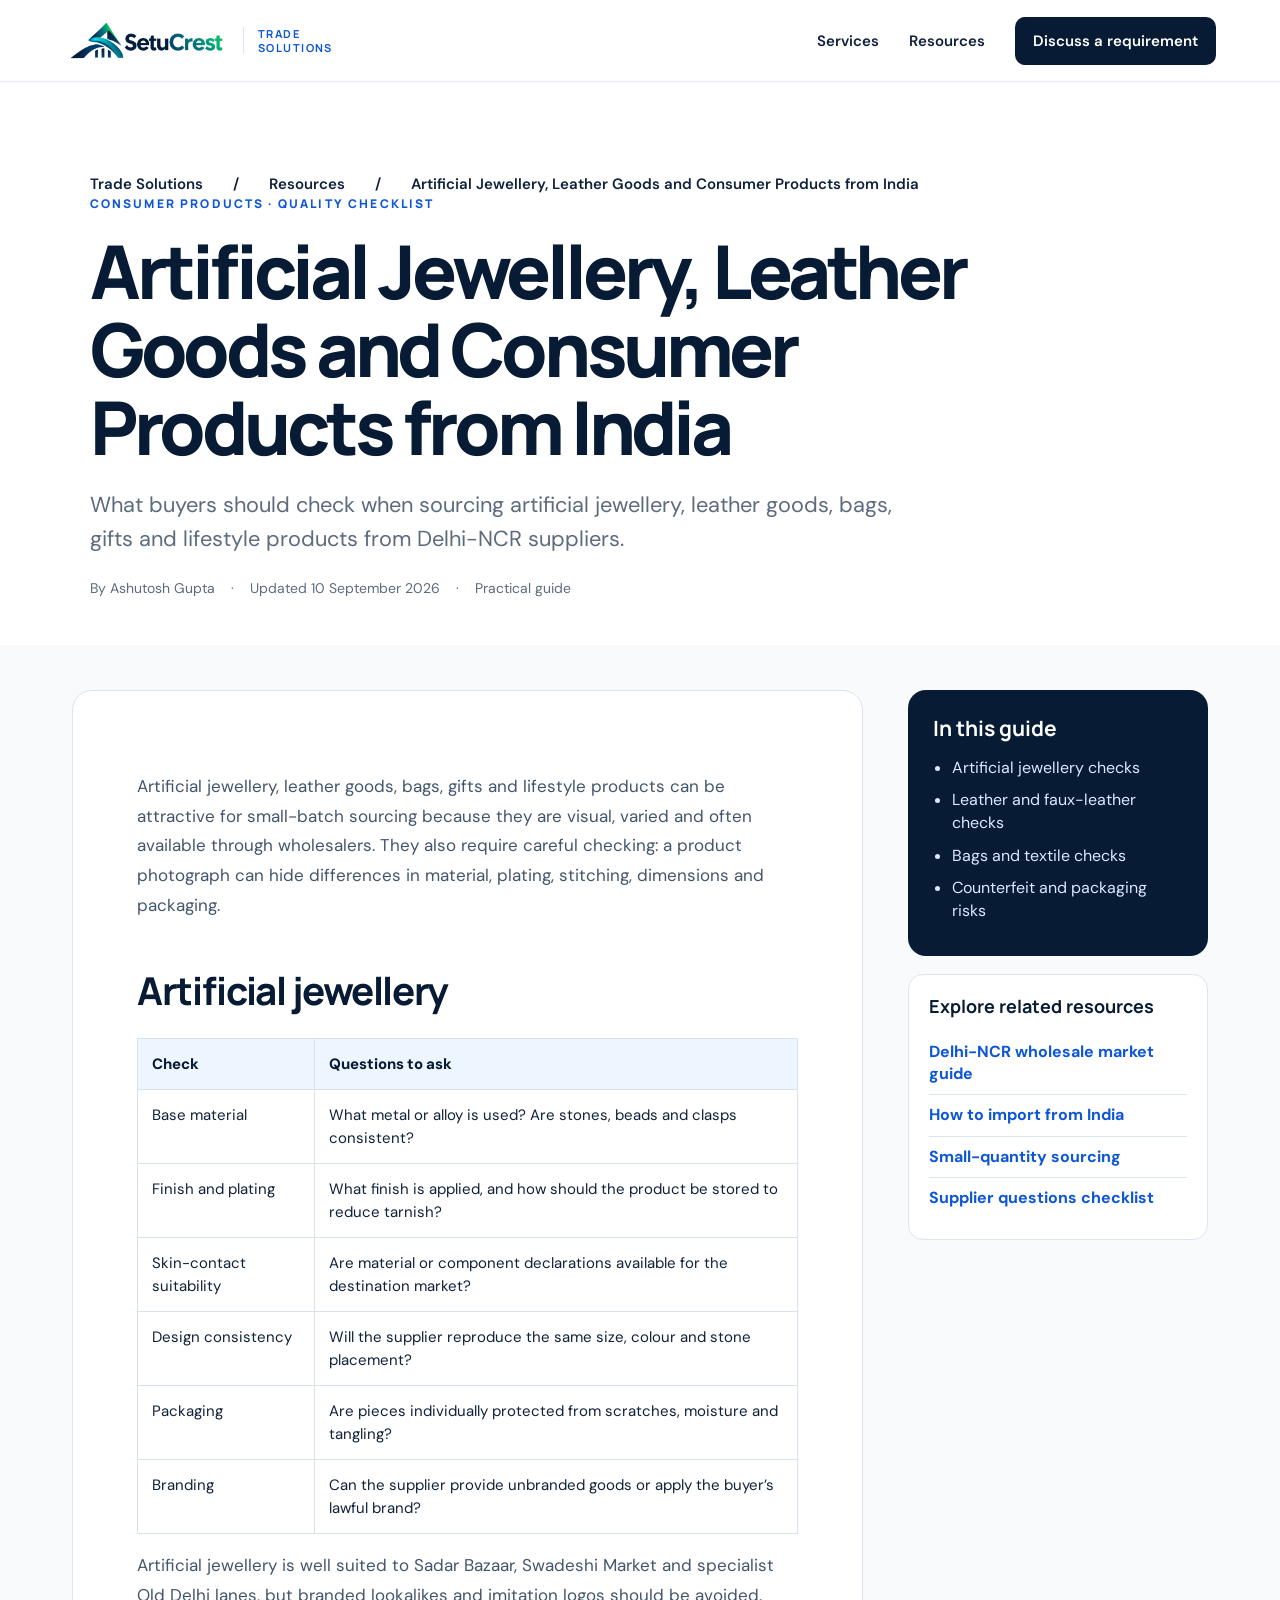
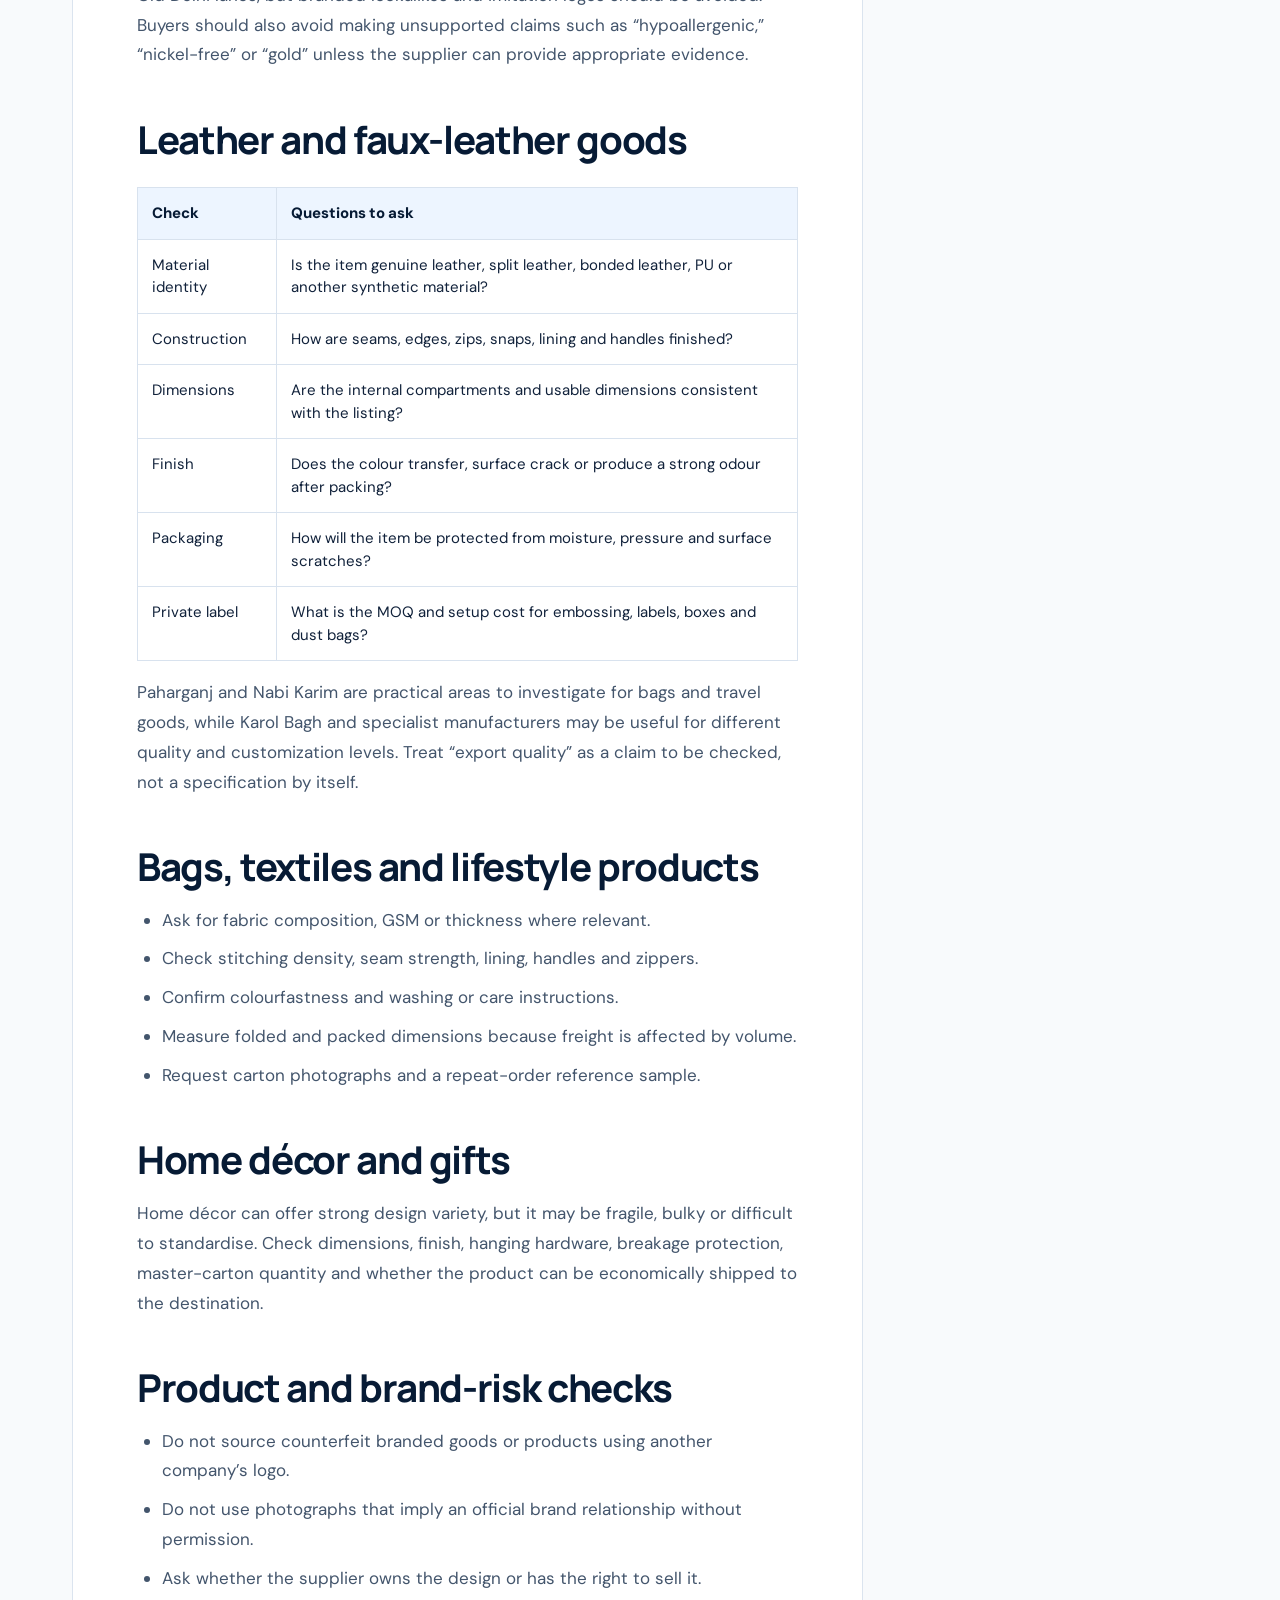
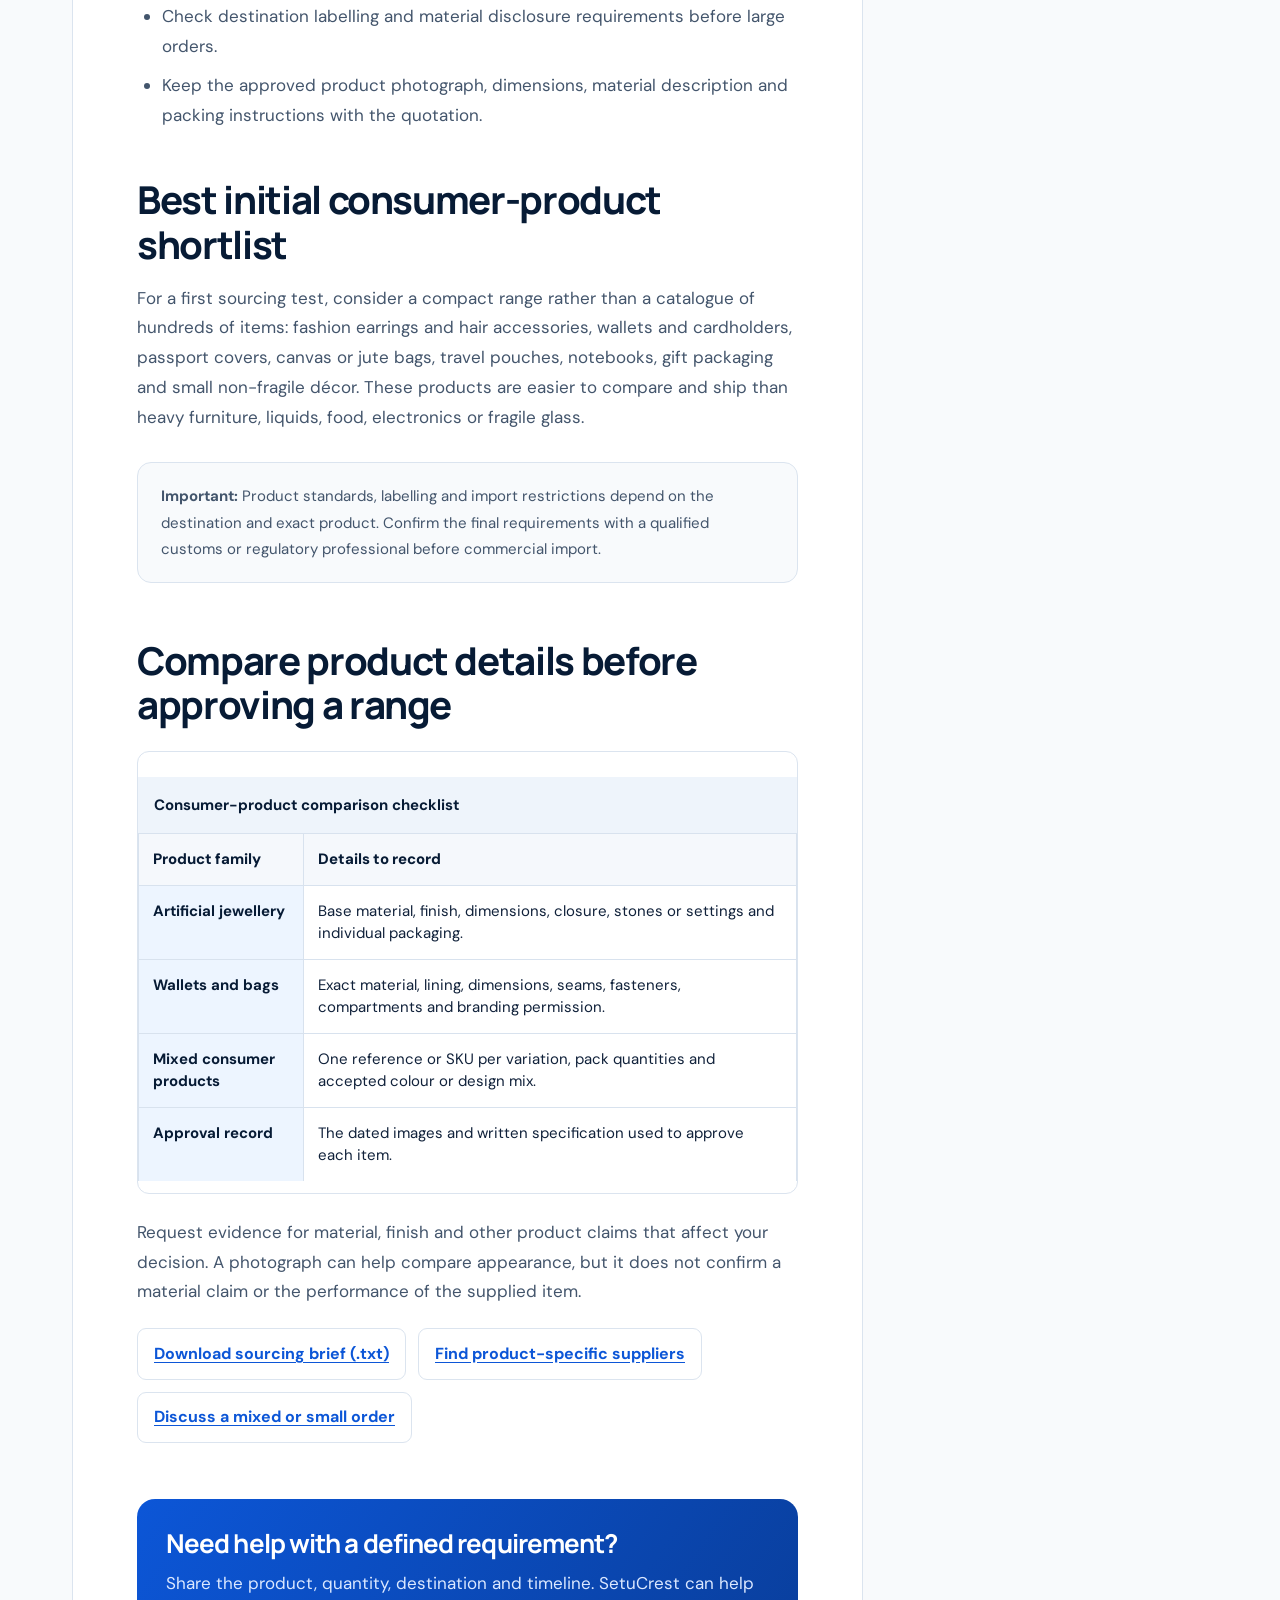
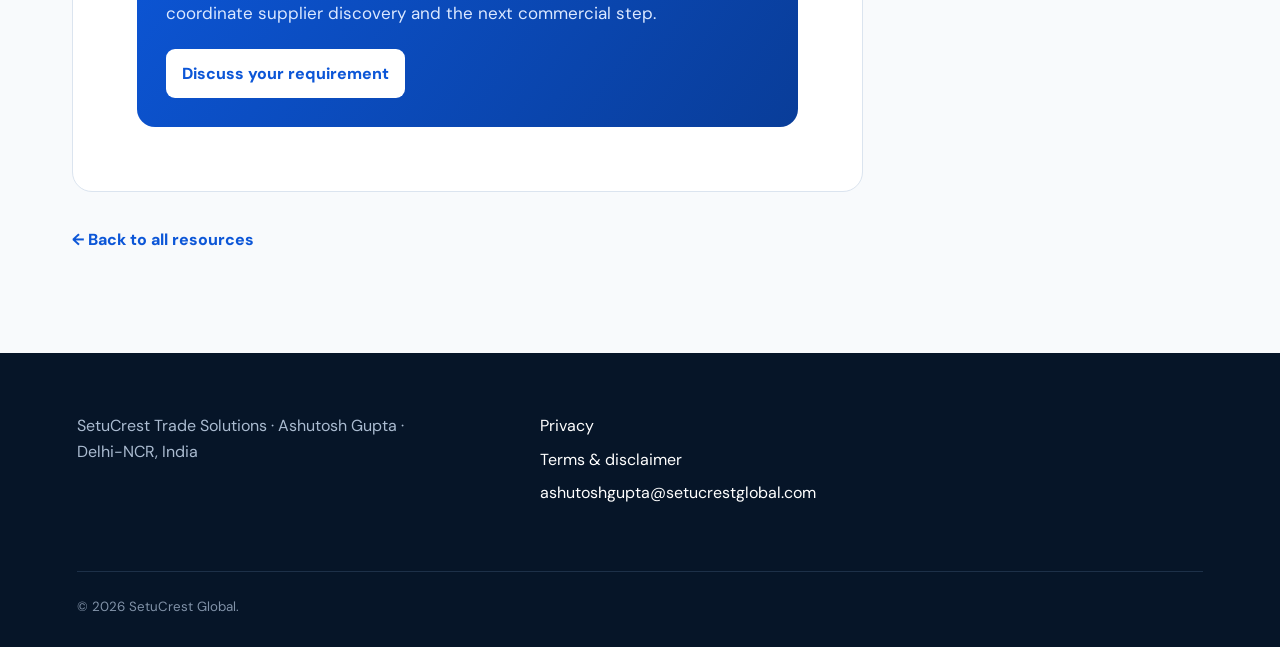
<file: resources/artificial-jewellery-leather-goods-from-india/index.html>
<!doctype html>
<html lang="en-IN">
<head>
  <meta charset="utf-8">
  <meta name="viewport" content="width=device-width, initial-scale=1">
  <title>Artificial Jewellery, Leather Goods and Consumer Products from India | SetuCrest</title>
  <meta name="description" content="What buyers should check when sourcing artificial jewellery, leather goods, bags, gifts and lifestyle products from Delhi-NCR suppliers.">
  <meta name="robots" content="index,follow,max-image-preview:large,max-snippet:-1,max-video-preview:-1">
  <meta name="author" content="Ashutosh Gupta">
  <link rel="canonical" href="https://trade-solutions.setucrestglobal.com/resources/artificial-jewellery-leather-goods-from-india/">
  <meta property="og:type" content="article">
  <meta property="og:site_name" content="SetuCrest Trade Solutions">
  <meta property="og:title" content="Artificial Jewellery, Leather Goods and Consumer Products from India | SetuCrest">
  <meta property="og:description" content="What buyers should check when sourcing artificial jewellery, leather goods, bags, gifts and lifestyle products from Delhi-NCR suppliers.">
  <meta property="og:url" content="https://trade-solutions.setucrestglobal.com/resources/artificial-jewellery-leather-goods-from-india/">
  <meta property="og:image" content="https://trade-solutions.setucrestglobal.com/assets/india-trade-hero.png">
  <meta property="og:image:alt" content="SetuCrest Trade Solutions resource about India sourcing and importing">
  <meta property="article:published_time" content="2026-09-08">
  <meta property="article:modified_time" content="2026-09-10">
  <meta name="twitter:card" content="summary_large_image">
  <meta name="twitter:title" content="Artificial Jewellery, Leather Goods and Consumer Products from India | SetuCrest">
  <meta name="twitter:description" content="What buyers should check when sourcing artificial jewellery, leather goods, bags, gifts and lifestyle products from Delhi-NCR suppliers.">
  <meta name="twitter:image" content="https://trade-solutions.setucrestglobal.com/assets/india-trade-hero.png">
  <link rel="icon" href="../../assets/setucrest-logo.png" type="image/png">
  <link rel="preconnect" href="https://fonts.googleapis.com">
  <link rel="preconnect" href="https://fonts.gstatic.com" crossorigin>
  <link href="https://fonts.googleapis.com/css2?family=DM+Sans:wght@400;500;600;700&family=Manrope:wght@500;600;700;800&display=swap" rel="stylesheet">
  <link rel="stylesheet" href="../../assets/styles.css">
  <link rel="stylesheet" href="../../assets/resource-page.css">
  <script type="application/ld+json">{"@context":"https://schema.org","@type":"Article","@id":"https://trade-solutions.setucrestglobal.com/resources/artificial-jewellery-leather-goods-from-india/#article","headline":"Artificial Jewellery, Leather Goods and Consumer Products from India","description":"What buyers should check when sourcing artificial jewellery, leather goods, bags, gifts and lifestyle products from Delhi-NCR suppliers.","author":{"@type":"Person","name":"Ashutosh Gupta","url":"https://trade-solutions.setucrestglobal.com/"},"publisher":{"@type":"Organization","name":"SetuCrest Global","url":"https://setucrestglobal.com/"},"mainEntityOfPage":{"@type":"WebPage","@id":"https://trade-solutions.setucrestglobal.com/resources/artificial-jewellery-leather-goods-from-india/"},"image":"https://trade-solutions.setucrestglobal.com/assets/india-trade-hero.png","datePublished":"2026-09-08","dateModified":"2026-09-10","inLanguage":"en-IN"}</script>
  <script type="application/ld+json">{"@context":"https://schema.org","@type":"BreadcrumbList","itemListElement":[{"@type":"ListItem","position":1,"name":"SetuCrest Trade Solutions","item":"https://trade-solutions.setucrestglobal.com/"},{"@type":"ListItem","position":2,"name":"Resources","item":"https://trade-solutions.setucrestglobal.com/resources/"},{"@type":"ListItem","position":3,"name":"Artificial Jewellery, Leather Goods and Consumer Products from India","item":"https://trade-solutions.setucrestglobal.com/resources/artificial-jewellery-leather-goods-from-india/"}]}</script>
  <!-- Google tag (gtag.js) -->
  <script async src="https://www.googletagmanager.com/gtag/js?id=G-NQDR6R521P"></script>
  <script>
    window.dataLayer = window.dataLayer || [];
    function gtag(){dataLayer.push(arguments);}
    gtag('js', new Date());
    gtag('config', 'G-NQDR6R521P');
  </script>
  <!-- Microsoft Clarity: SetuCrest Trade Solutions -->
  <script type="text/javascript">
    (function(c,l,a,r,i,t,y){
      c[a]=c[a]||function(){(c[a].q=c[a].q||[]).push(arguments)};
      t=l.createElement(r);t.async=1;t.src="https://www.clarity.ms/tag/"+i;
      y=l.getElementsByTagName(r)[0];y.parentNode.insertBefore(t,y);
    })(window, document, "clarity", "script", "ye3jl4kydo");
  </script>
</head>
<body>
<header class="site-header">
  <a class="brand" href="../../" aria-label="SetuCrest Trade Solutions home">
    <img src="../../assets/setucrest-logo.webp" alt="SetuCrest" width="2095" height="751">
    <span class="division-label">Trade Solutions</span>
  </a>
  <nav aria-label="Primary navigation">
    <a href="../../#services">Services</a>
    <a href="../">Resources</a>
    <a class="nav-cta" href="../../#contact">Discuss a requirement</a>
  </nav>
</header>
<main class="article-main">
  <section class="article-hero">
    <div class="resource-shell">
      <nav class="breadcrumbs" aria-label="Breadcrumb"><a href="../../">Trade Solutions</a><span>/</span><a href="../">Resources</a><span>/</span><span>Artificial Jewellery, Leather Goods and Consumer Products from India</span></nav>
      <p class="eyebrow">CONSUMER PRODUCTS · QUALITY CHECKLIST</p>
      <h1>Artificial Jewellery, Leather Goods and Consumer Products from India</h1>
      <p class="article-dek">What buyers should check when sourcing artificial jewellery, leather goods, bags, gifts and lifestyle products from Delhi-NCR suppliers.</p>
      <div class="article-meta"><span>By Ashutosh Gupta</span><span>·</span><span>Updated 10 September 2026</span><span>·</span><span>Practical guide</span></div>
    </div>
  </section>
  <div class="article-layout">
    <article class="article-body">
      
<p>Artificial jewellery, leather goods, bags, gifts and lifestyle products can be attractive for small-batch sourcing because they are visual, varied and often available through wholesalers. They also require careful checking: a product photograph can hide differences in material, plating, stitching, dimensions and packaging.</p>
<h2>Artificial jewellery</h2>
<table>
<thead><tr><th scope="col">Check</th><th scope="col">Questions to ask</th></tr></thead>
<tbody>
<tr><td>Base material</td><td>What metal or alloy is used? Are stones, beads and clasps consistent?</td></tr>
<tr><td>Finish and plating</td><td>What finish is applied, and how should the product be stored to reduce tarnish?</td></tr>
<tr><td>Skin-contact suitability</td><td>Are material or component declarations available for the destination market?</td></tr>
<tr><td>Design consistency</td><td>Will the supplier reproduce the same size, colour and stone placement?</td></tr>
<tr><td>Packaging</td><td>Are pieces individually protected from scratches, moisture and tangling?</td></tr>
<tr><td>Branding</td><td>Can the supplier provide unbranded goods or apply the buyer’s lawful brand?</td></tr>
</tbody>
</table>
<p>Artificial jewellery is well suited to Sadar Bazaar, Swadeshi Market and specialist Old Delhi lanes, but branded lookalikes and imitation logos should be avoided. Buyers should also avoid making unsupported claims such as “hypoallergenic,” “nickel-free” or “gold” unless the supplier can provide appropriate evidence.</p>
<h2>Leather and faux-leather goods</h2>
<table>
<thead><tr><th scope="col">Check</th><th scope="col">Questions to ask</th></tr></thead>
<tbody>
<tr><td>Material identity</td><td>Is the item genuine leather, split leather, bonded leather, PU or another synthetic material?</td></tr>
<tr><td>Construction</td><td>How are seams, edges, zips, snaps, lining and handles finished?</td></tr>
<tr><td>Dimensions</td><td>Are the internal compartments and usable dimensions consistent with the listing?</td></tr>
<tr><td>Finish</td><td>Does the colour transfer, surface crack or produce a strong odour after packing?</td></tr>
<tr><td>Packaging</td><td>How will the item be protected from moisture, pressure and surface scratches?</td></tr>
<tr><td>Private label</td><td>What is the MOQ and setup cost for embossing, labels, boxes and dust bags?</td></tr>
</tbody>
</table>
<p>Paharganj and Nabi Karim are practical areas to investigate for bags and travel goods, while Karol Bagh and specialist manufacturers may be useful for different quality and customization levels. Treat “export quality” as a claim to be checked, not a specification by itself.</p>
<h2>Bags, textiles and lifestyle products</h2>
<ul>
<li>Ask for fabric composition, GSM or thickness where relevant.</li>
<li>Check stitching density, seam strength, lining, handles and zippers.</li>
<li>Confirm colourfastness and washing or care instructions.</li>
<li>Measure folded and packed dimensions because freight is affected by volume.</li>
<li>Request carton photographs and a repeat-order reference sample.</li>
</ul>
<h2>Home décor and gifts</h2>
<p>Home décor can offer strong design variety, but it may be fragile, bulky or difficult to standardise. Check dimensions, finish, hanging hardware, breakage protection, master-carton quantity and whether the product can be economically shipped to the destination.</p>
<h2>Product and brand-risk checks</h2>
<ul>
<li>Do not source counterfeit branded goods or products using another company’s logo.</li>
<li>Do not use photographs that imply an official brand relationship without permission.</li>
<li>Ask whether the supplier owns the design or has the right to sell it.</li>
<li>Check destination labelling and material disclosure requirements before large orders.</li>
<li>Keep the approved product photograph, dimensions, material description and packing instructions with the quotation.</li>
</ul>
<h2>Best initial consumer-product shortlist</h2>
<p>For a first sourcing test, consider a compact range rather than a catalogue of hundreds of items: fashion earrings and hair accessories, wallets and cardholders, passport covers, canvas or jute bags, travel pouches, notebooks, gift packaging and small non-fragile décor. These products are easier to compare and ship than heavy furniture, liquids, food, electronics or fragile glass.</p>
<div class="article-disclaimer"><p><strong>Important:</strong> Product standards, labelling and import restrictions depend on the destination and exact product. Confirm the final requirements with a qualified customs or regulatory professional before commercial import.</p></div>

      <section class="buying-guide"><h2 id="product-comparison">Compare product details before approving a range</h2><div class="buying-table-wrap" role="region" aria-label="Consumer-product comparison checklist" tabindex="0"><table class="buying-table"><caption>Consumer-product comparison checklist</caption><thead><tr><th scope="col">Product family</th><th scope="col">Details to record</th></tr></thead><tbody><tr><th scope="row">Artificial jewellery</th><td>Base material, finish, dimensions, closure, stones or settings and individual packaging.</td></tr><tr><th scope="row">Wallets and bags</th><td>Exact material, lining, dimensions, seams, fasteners, compartments and branding permission.</td></tr><tr><th scope="row">Mixed consumer products</th><td>One reference or SKU per variation, pack quantities and accepted colour or design mix.</td></tr><tr><th scope="row">Approval record</th><td>The dated images and written specification used to approve each item.</td></tr></tbody></table></div><p>Request evidence for material, finish and other product claims that affect your decision. A photograph can help compare appearance, but it does not confirm a material claim or the performance of the supplied item.</p><div class="buying-links"><a href="/downloads/sourcing-requirement-template.txt" download>Download sourcing brief (.txt)</a><a href="/supplier-sourcing-india/">Find product-specific suppliers</a><a href="/small-quantity-sourcing-india/">Discuss a mixed or small order</a></div></section><div class="article-cta"><h2>Need help with a defined requirement?</h2><p>Share the product, quantity, destination and timeline. SetuCrest can help coordinate supplier discovery and the next commercial step.</p><a href="../../#contact">Discuss your requirement</a></div>
    </article>
    <aside class="article-aside">
      <div class="article-aside-card"><h2>In this guide</h2><ul><li>Artificial jewellery checks</li><li>Leather and faux-leather checks</li><li>Bags and textile checks</li><li>Counterfeit and packaging risks</li></ul></div>
      <div class="article-aside-links"><h2>Explore related resources</h2><a href="../delhi-ncr-wholesale-market-guide/">Delhi-NCR wholesale market guide</a><a href="../import-products-from-india/">How to import from India</a><a href="../small-quantity-sourcing-from-india/">Small-quantity sourcing</a><a href="../questions-to-ask-indian-suppliers/">Supplier questions checklist</a></div>
    </aside>
  </div>
  <div class="article-footer"><a href="../">← Back to all resources</a></div>
</main>
<footer class="service-footer">
  <p>SetuCrest Trade Solutions · Ashutosh Gupta · Delhi-NCR, India</p>
  <div><a href="https://setucrestglobal.com/privacy/">Privacy</a><a href="https://setucrestglobal.com/terms/">Terms &amp; disclaimer</a><a href="mailto:ashutoshgupta@setucrestglobal.com">ashutoshgupta@setucrestglobal.com</a></div>
  <small>© 2026 SetuCrest Global.</small>
</footer>
<script src="/assets/site.js" defer></script>
</body>
</html>
</file>
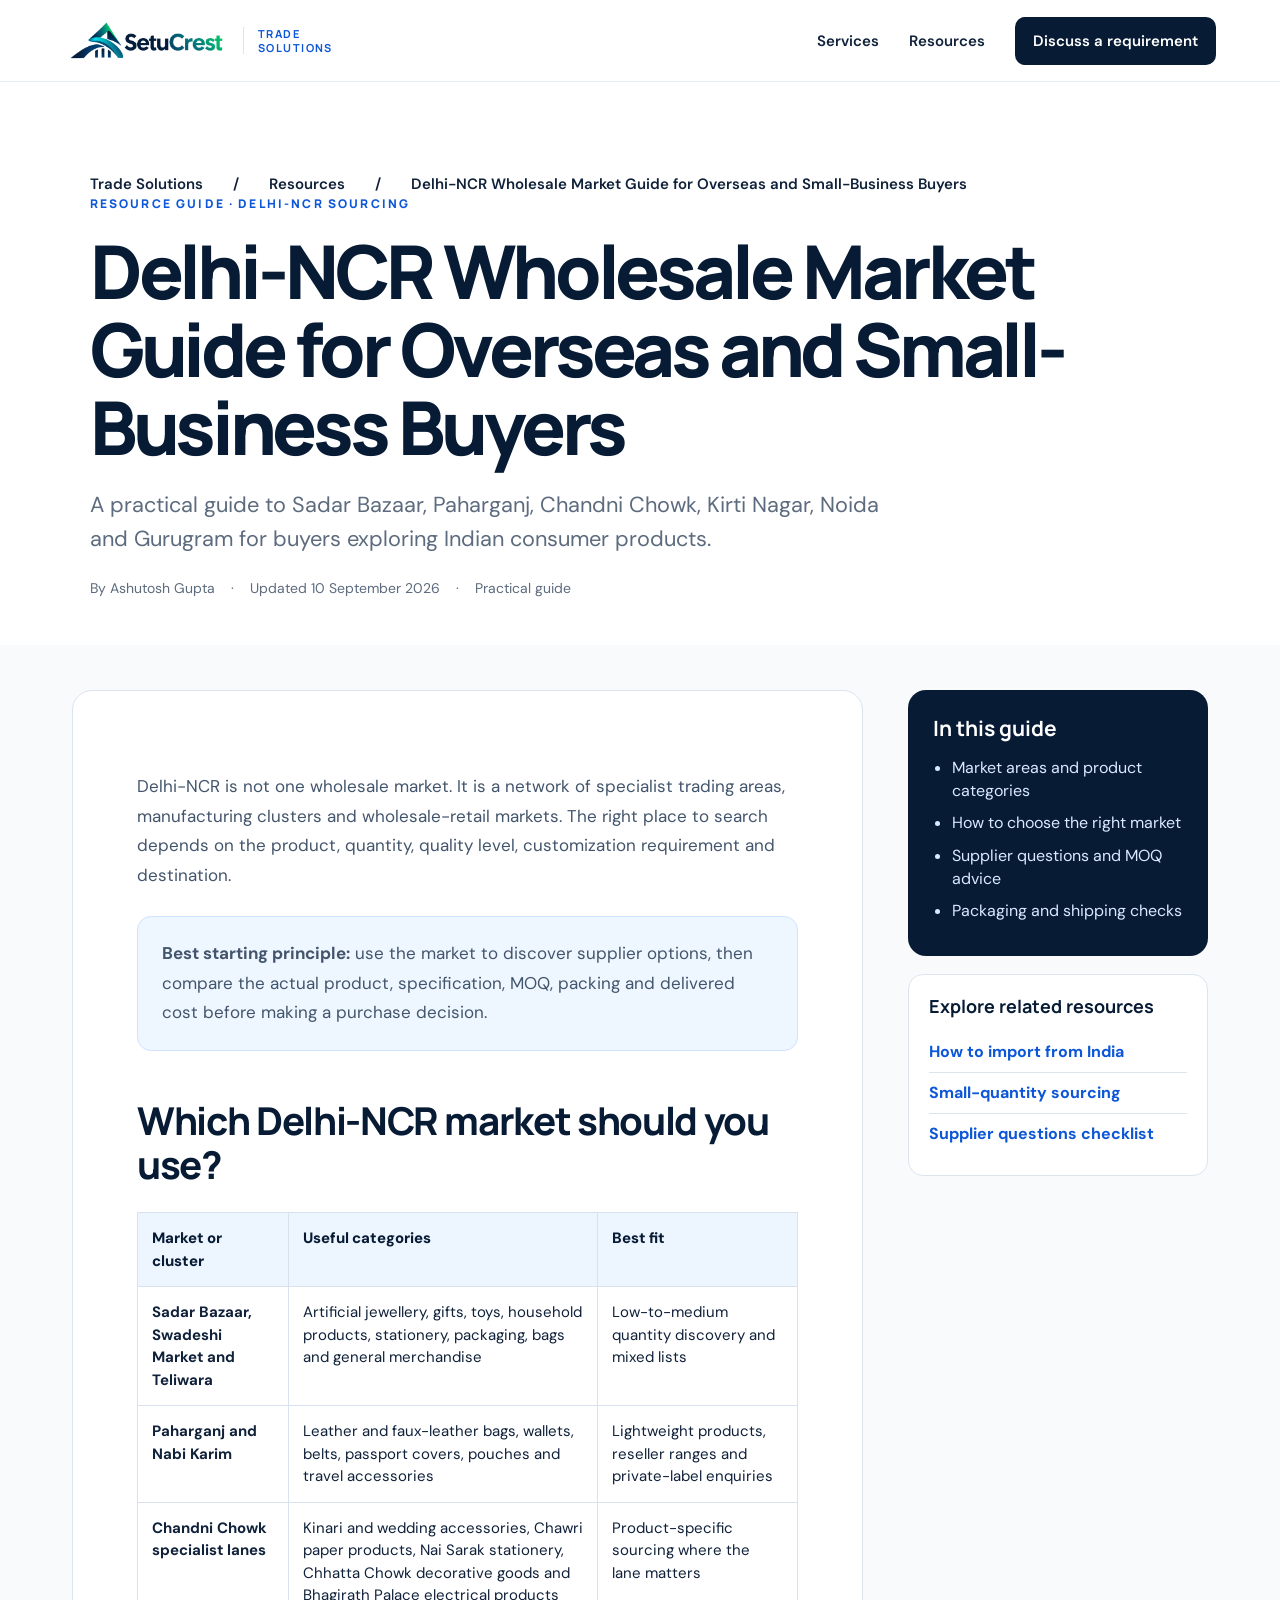
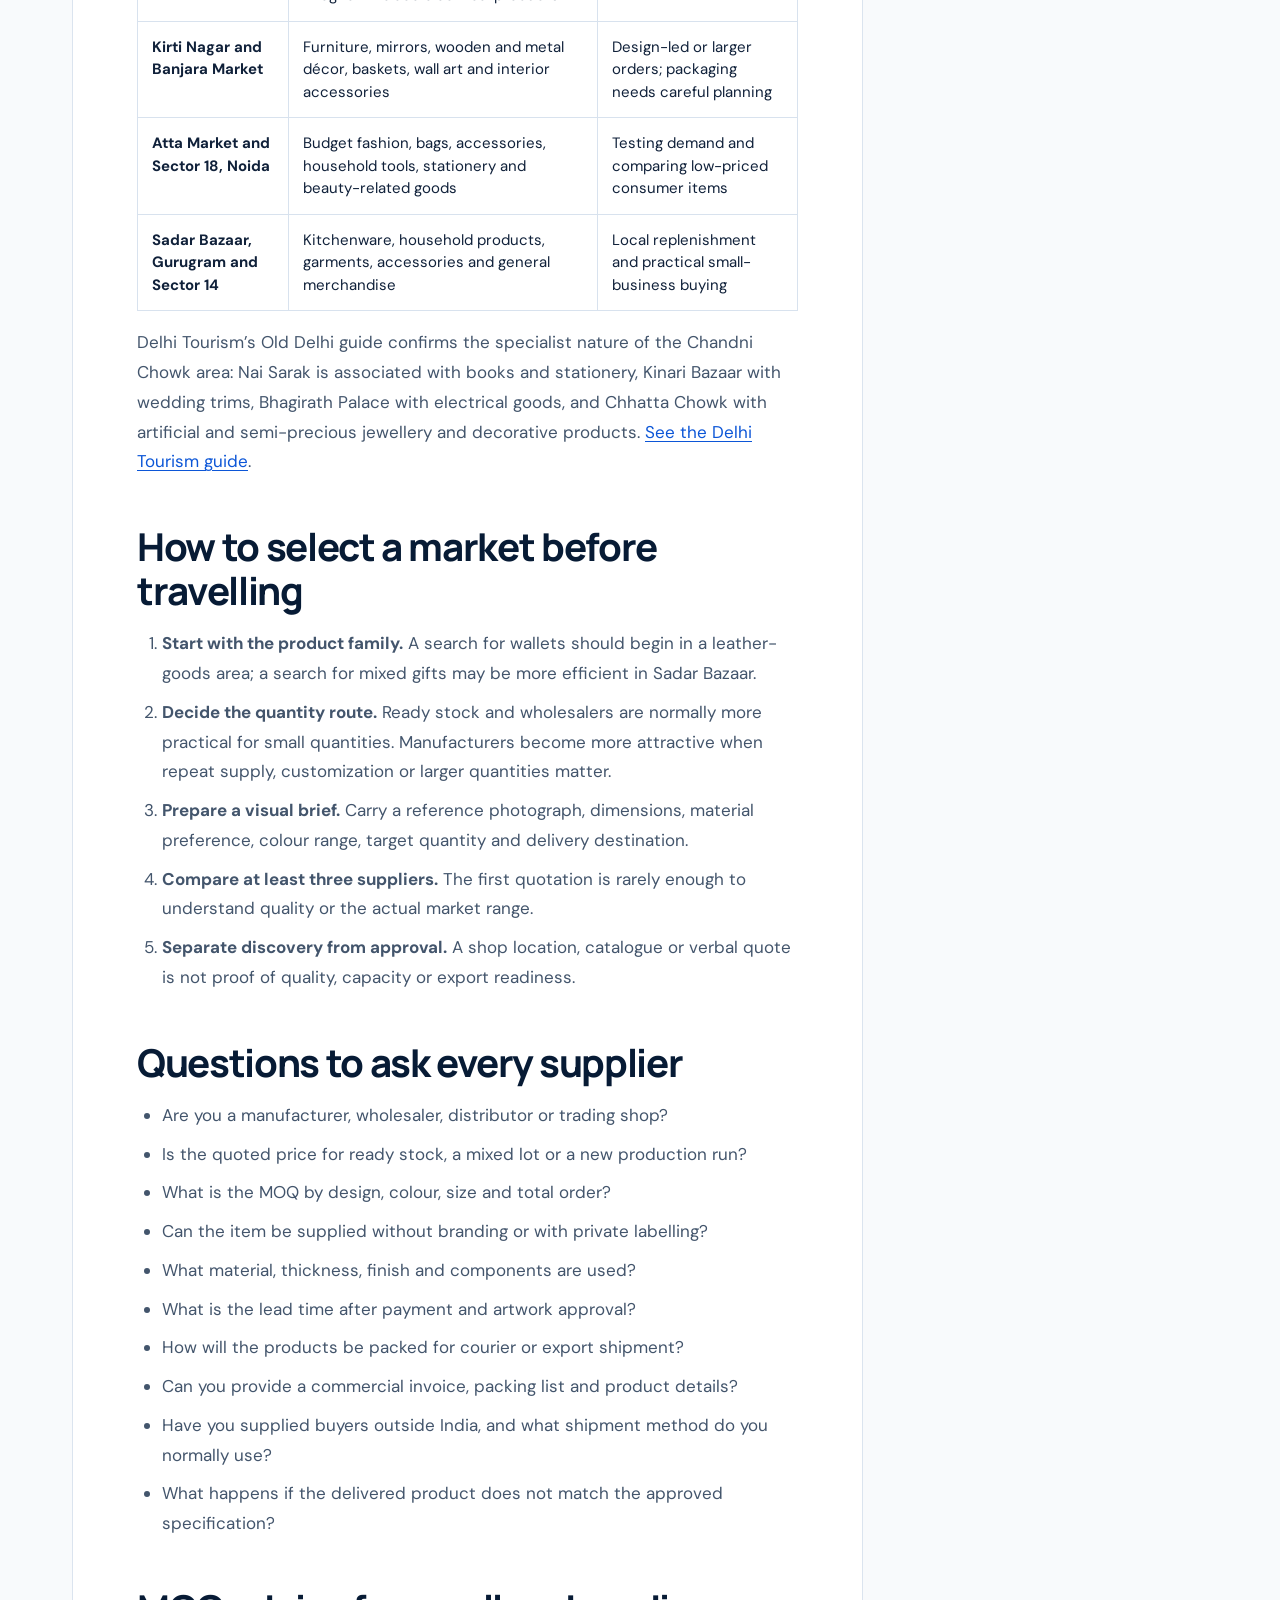
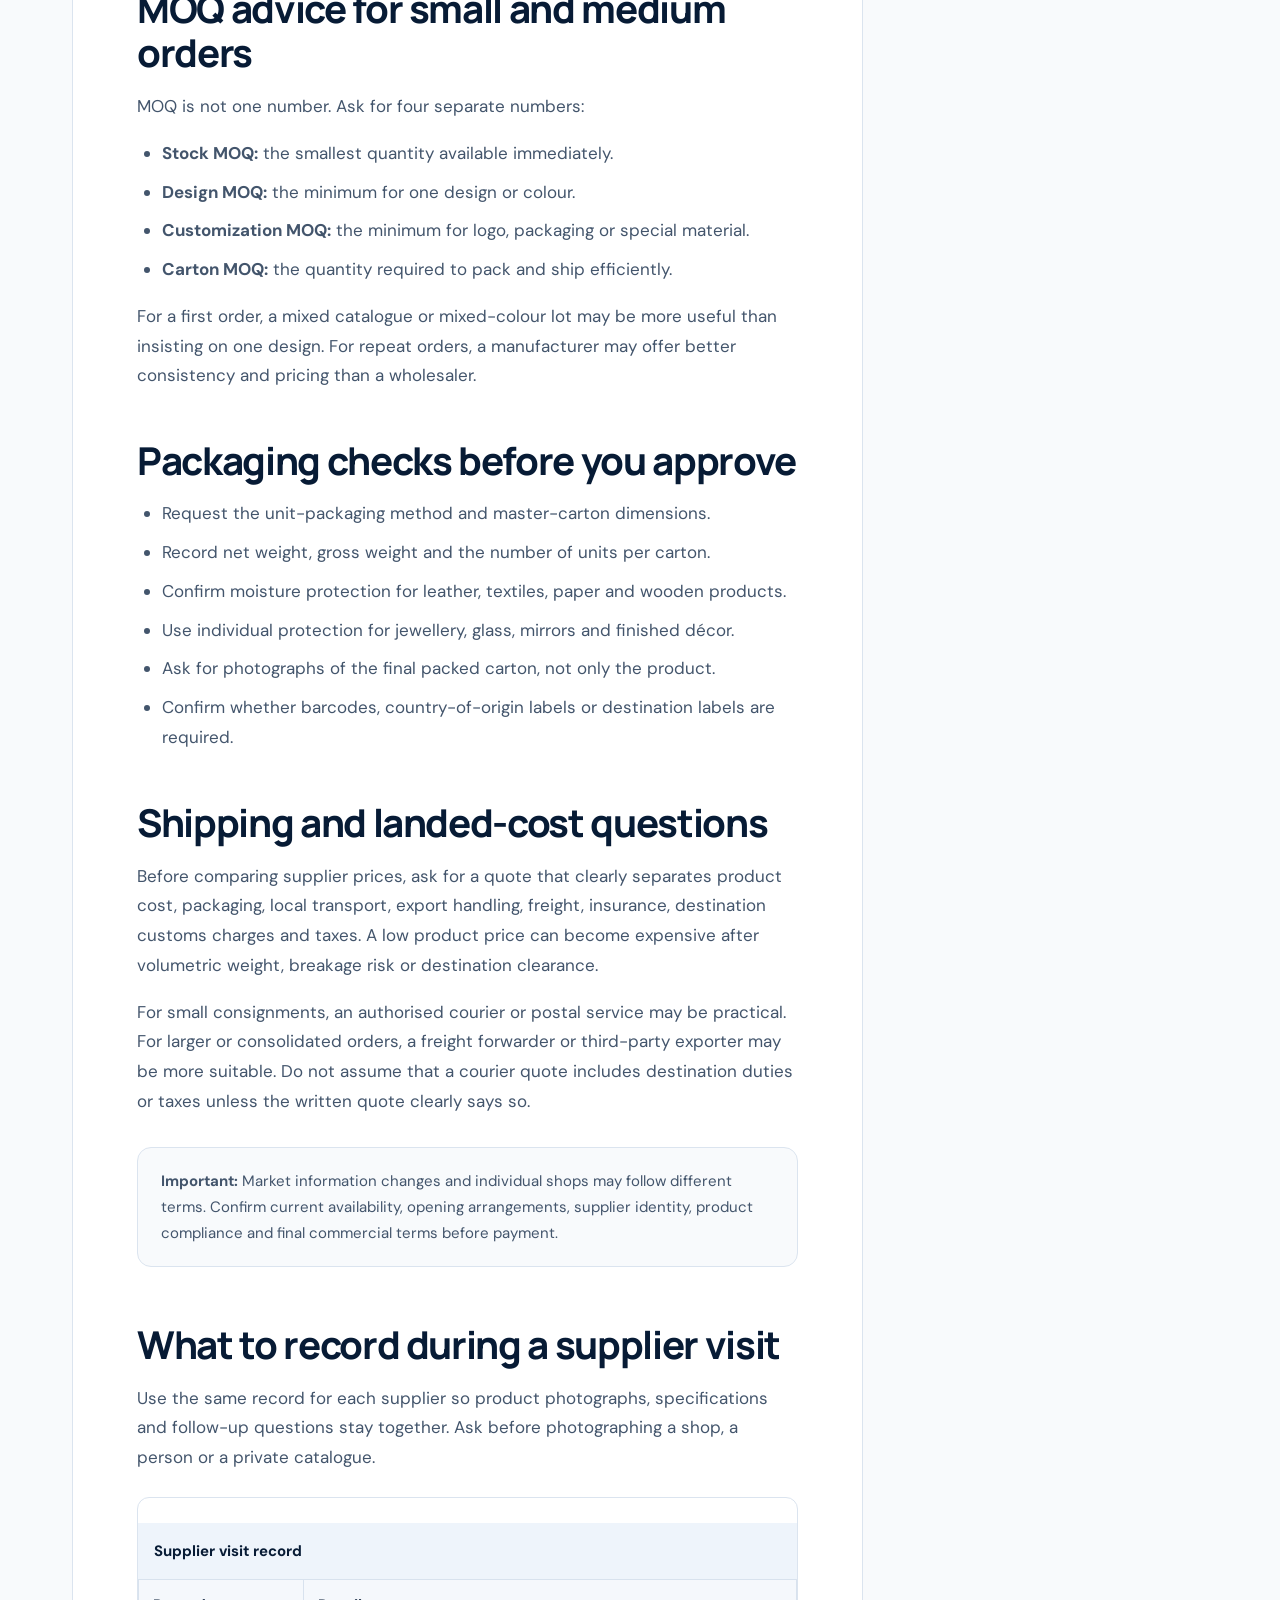
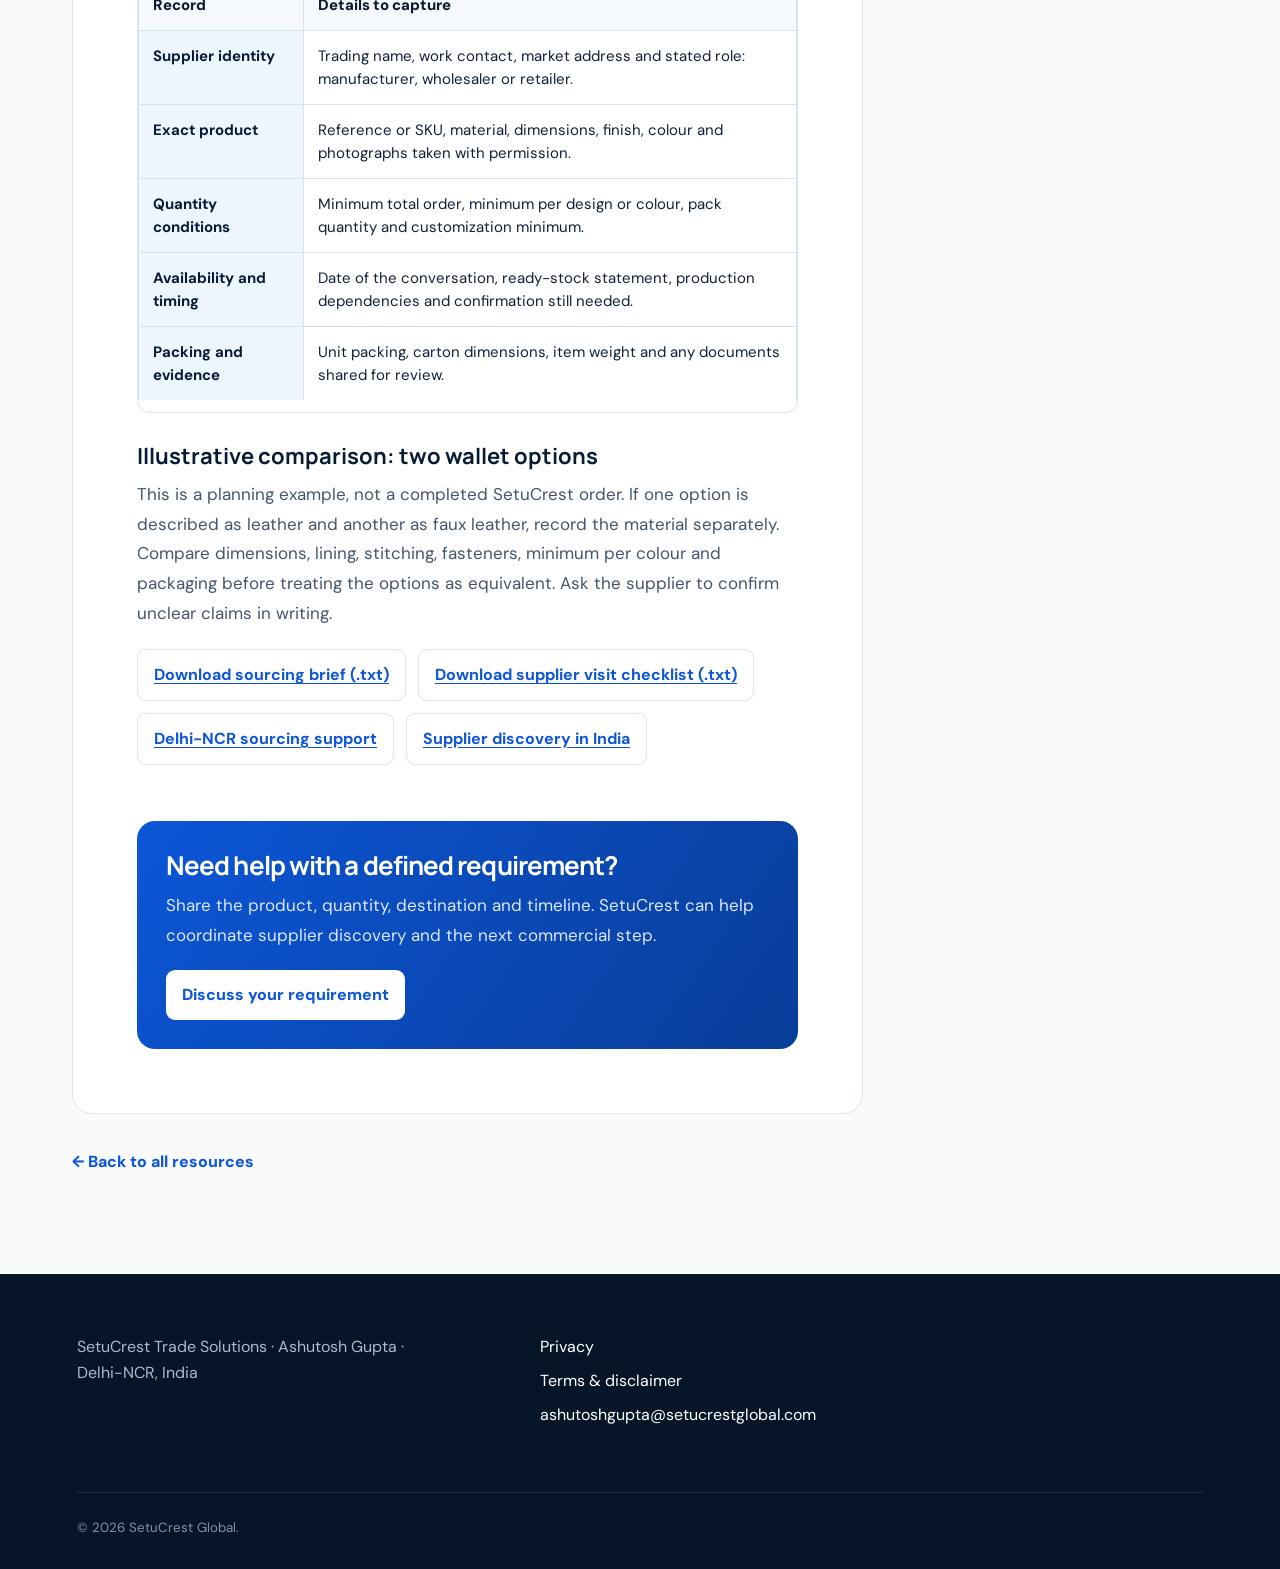
<file: resources/delhi-ncr-wholesale-market-guide/index.html>
<!doctype html>
<html lang="en-IN">
<head>
  <meta charset="utf-8">
  <meta name="viewport" content="width=device-width, initial-scale=1">
  <title>Delhi-NCR Wholesale Market Guide for Overseas and Small-Business Buyers | SetuCrest</title>
  <meta name="description" content="A practical guide to Sadar Bazaar, Paharganj, Chandni Chowk, Kirti Nagar, Noida and Gurugram for buyers exploring Indian consumer products.">
  <meta name="robots" content="index,follow,max-image-preview:large,max-snippet:-1,max-video-preview:-1">
  <meta name="author" content="Ashutosh Gupta">
  <link rel="canonical" href="https://trade-solutions.setucrestglobal.com/resources/delhi-ncr-wholesale-market-guide/">
  <meta property="og:type" content="article">
  <meta property="og:site_name" content="SetuCrest Trade Solutions">
  <meta property="og:title" content="Delhi-NCR Wholesale Market Guide for Overseas and Small-Business Buyers | SetuCrest">
  <meta property="og:description" content="A practical guide to Sadar Bazaar, Paharganj, Chandni Chowk, Kirti Nagar, Noida and Gurugram for buyers exploring Indian consumer products.">
  <meta property="og:url" content="https://trade-solutions.setucrestglobal.com/resources/delhi-ncr-wholesale-market-guide/">
  <meta property="og:image" content="https://trade-solutions.setucrestglobal.com/assets/india-trade-hero.png">
  <meta property="og:image:alt" content="SetuCrest Trade Solutions resource about India sourcing and importing">
  <meta property="article:published_time" content="2026-09-08">
  <meta property="article:modified_time" content="2026-09-10">
  <meta name="twitter:card" content="summary_large_image">
  <meta name="twitter:title" content="Delhi-NCR Wholesale Market Guide for Overseas and Small-Business Buyers | SetuCrest">
  <meta name="twitter:description" content="A practical guide to Sadar Bazaar, Paharganj, Chandni Chowk, Kirti Nagar, Noida and Gurugram for buyers exploring Indian consumer products.">
  <meta name="twitter:image" content="https://trade-solutions.setucrestglobal.com/assets/india-trade-hero.png">
  <link rel="icon" href="../../assets/setucrest-logo.png" type="image/png">
  <link rel="preconnect" href="https://fonts.googleapis.com">
  <link rel="preconnect" href="https://fonts.gstatic.com" crossorigin>
  <link href="https://fonts.googleapis.com/css2?family=DM+Sans:wght@400;500;600;700&family=Manrope:wght@500;600;700;800&display=swap" rel="stylesheet">
  <link rel="stylesheet" href="../../assets/styles.css">
  <link rel="stylesheet" href="../../assets/resource-page.css">
  <script type="application/ld+json">{"@context":"https://schema.org","@type":"Article","@id":"https://trade-solutions.setucrestglobal.com/resources/delhi-ncr-wholesale-market-guide/#article","headline":"Delhi-NCR Wholesale Market Guide for Overseas and Small-Business Buyers","description":"A practical guide to Sadar Bazaar, Paharganj, Chandni Chowk, Kirti Nagar, Noida and Gurugram for buyers exploring Indian consumer products.","author":{"@type":"Person","name":"Ashutosh Gupta","url":"https://trade-solutions.setucrestglobal.com/"},"publisher":{"@type":"Organization","name":"SetuCrest Global","url":"https://setucrestglobal.com/"},"mainEntityOfPage":{"@type":"WebPage","@id":"https://trade-solutions.setucrestglobal.com/resources/delhi-ncr-wholesale-market-guide/"},"image":"https://trade-solutions.setucrestglobal.com/assets/india-trade-hero.png","datePublished":"2026-09-08","dateModified":"2026-09-10","inLanguage":"en-IN"}</script>
  <script type="application/ld+json">{"@context":"https://schema.org","@type":"BreadcrumbList","itemListElement":[{"@type":"ListItem","position":1,"name":"SetuCrest Trade Solutions","item":"https://trade-solutions.setucrestglobal.com/"},{"@type":"ListItem","position":2,"name":"Resources","item":"https://trade-solutions.setucrestglobal.com/resources/"},{"@type":"ListItem","position":3,"name":"Delhi-NCR Wholesale Market Guide for Overseas and Small-Business Buyers","item":"https://trade-solutions.setucrestglobal.com/resources/delhi-ncr-wholesale-market-guide/"}]}</script>
  <!-- Google tag (gtag.js) -->
  <script async src="https://www.googletagmanager.com/gtag/js?id=G-NQDR6R521P"></script>
  <script>
    window.dataLayer = window.dataLayer || [];
    function gtag(){dataLayer.push(arguments);}
    gtag('js', new Date());
    gtag('config', 'G-NQDR6R521P');
  </script>
  <!-- Microsoft Clarity: SetuCrest Trade Solutions -->
  <script type="text/javascript">
    (function(c,l,a,r,i,t,y){
      c[a]=c[a]||function(){(c[a].q=c[a].q||[]).push(arguments)};
      t=l.createElement(r);t.async=1;t.src="https://www.clarity.ms/tag/"+i;
      y=l.getElementsByTagName(r)[0];y.parentNode.insertBefore(t,y);
    })(window, document, "clarity", "script", "ye3jl4kydo");
  </script>
</head>
<body>
<header class="site-header">
  <a class="brand" href="../../" aria-label="SetuCrest Trade Solutions home">
    <img src="../../assets/setucrest-logo.webp" alt="SetuCrest" width="2095" height="751">
    <span class="division-label">Trade Solutions</span>
  </a>
  <nav aria-label="Primary navigation">
    <a href="../../#services">Services</a>
    <a href="../">Resources</a>
    <a class="nav-cta" href="../../#contact">Discuss a requirement</a>
  </nav>
</header>
<main class="article-main">
  <section class="article-hero">
    <div class="resource-shell">
      <nav class="breadcrumbs" aria-label="Breadcrumb"><a href="../../">Trade Solutions</a><span>/</span><a href="../">Resources</a><span>/</span><span>Delhi-NCR Wholesale Market Guide for Overseas and Small-Business Buyers</span></nav>
      <p class="eyebrow">RESOURCE GUIDE · DELHI-NCR SOURCING</p>
      <h1>Delhi-NCR Wholesale Market Guide for Overseas and Small-Business Buyers</h1>
      <p class="article-dek">A practical guide to Sadar Bazaar, Paharganj, Chandni Chowk, Kirti Nagar, Noida and Gurugram for buyers exploring Indian consumer products.</p>
      <div class="article-meta"><span>By Ashutosh Gupta</span><span>·</span><span>Updated 10 September 2026</span><span>·</span><span>Practical guide</span></div>
    </div>
  </section>
  <div class="article-layout">
    <article class="article-body">
      
<p>Delhi-NCR is not one wholesale market. It is a network of specialist trading areas, manufacturing clusters and wholesale-retail markets. The right place to search depends on the product, quantity, quality level, customization requirement and destination.</p>
<div class="article-note"><p><strong>Best starting principle:</strong> use the market to discover supplier options, then compare the actual product, specification, MOQ, packing and delivered cost before making a purchase decision.</p></div>
<h2>Which Delhi-NCR market should you use?</h2>
<table>
<thead><tr><th scope="col">Market or cluster</th><th scope="col">Useful categories</th><th scope="col">Best fit</th></tr></thead>
<tbody>
<tr><td><strong>Sadar Bazaar, Swadeshi Market and Teliwara</strong></td><td>Artificial jewellery, gifts, toys, household products, stationery, packaging, bags and general merchandise</td><td>Low-to-medium quantity discovery and mixed lists</td></tr>
<tr><td><strong>Paharganj and Nabi Karim</strong></td><td>Leather and faux-leather bags, wallets, belts, passport covers, pouches and travel accessories</td><td>Lightweight products, reseller ranges and private-label enquiries</td></tr>
<tr><td><strong>Chandni Chowk specialist lanes</strong></td><td>Kinari and wedding accessories, Chawri paper products, Nai Sarak stationery, Chhatta Chowk decorative goods and Bhagirath Palace electrical products</td><td>Product-specific sourcing where the lane matters</td></tr>
<tr><td><strong>Kirti Nagar and Banjara Market</strong></td><td>Furniture, mirrors, wooden and metal décor, baskets, wall art and interior accessories</td><td>Design-led or larger orders; packaging needs careful planning</td></tr>
<tr><td><strong>Atta Market and Sector 18, Noida</strong></td><td>Budget fashion, bags, accessories, household tools, stationery and beauty-related goods</td><td>Testing demand and comparing low-priced consumer items</td></tr>
<tr><td><strong>Sadar Bazaar, Gurugram and Sector 14</strong></td><td>Kitchenware, household products, garments, accessories and general merchandise</td><td>Local replenishment and practical small-business buying</td></tr>
</tbody>
</table>
<p>Delhi Tourism’s Old Delhi guide confirms the specialist nature of the Chandni Chowk area: Nai Sarak is associated with books and stationery, Kinari Bazaar with wedding trims, Bhagirath Palace with electrical goods, and Chhatta Chowk with artificial and semi-precious jewellery and decorative products. <a href="https://delhitourism.gov.in/shopping/chandni_chowk.html" target="_blank" rel="noopener">See the Delhi Tourism guide</a>.</p>
<h2>How to select a market before travelling</h2>
<ol>
<li><strong>Start with the product family.</strong> A search for wallets should begin in a leather-goods area; a search for mixed gifts may be more efficient in Sadar Bazaar.</li>
<li><strong>Decide the quantity route.</strong> Ready stock and wholesalers are normally more practical for small quantities. Manufacturers become more attractive when repeat supply, customization or larger quantities matter.</li>
<li><strong>Prepare a visual brief.</strong> Carry a reference photograph, dimensions, material preference, colour range, target quantity and delivery destination.</li>
<li><strong>Compare at least three suppliers.</strong> The first quotation is rarely enough to understand quality or the actual market range.</li>
<li><strong>Separate discovery from approval.</strong> A shop location, catalogue or verbal quote is not proof of quality, capacity or export readiness.</li>
</ol>
<h2>Questions to ask every supplier</h2>
<ul>
<li>Are you a manufacturer, wholesaler, distributor or trading shop?</li>
<li>Is the quoted price for ready stock, a mixed lot or a new production run?</li>
<li>What is the MOQ by design, colour, size and total order?</li>
<li>Can the item be supplied without branding or with private labelling?</li>
<li>What material, thickness, finish and components are used?</li>
<li>What is the lead time after payment and artwork approval?</li>
<li>How will the products be packed for courier or export shipment?</li>
<li>Can you provide a commercial invoice, packing list and product details?</li>
<li>Have you supplied buyers outside India, and what shipment method do you normally use?</li>
<li>What happens if the delivered product does not match the approved specification?</li>
</ul>
<h2>MOQ advice for small and medium orders</h2>
<p>MOQ is not one number. Ask for four separate numbers:</p>
<ul>
<li><strong>Stock MOQ:</strong> the smallest quantity available immediately.</li>
<li><strong>Design MOQ:</strong> the minimum for one design or colour.</li>
<li><strong>Customization MOQ:</strong> the minimum for logo, packaging or special material.</li>
<li><strong>Carton MOQ:</strong> the quantity required to pack and ship efficiently.</li>
</ul>
<p>For a first order, a mixed catalogue or mixed-colour lot may be more useful than insisting on one design. For repeat orders, a manufacturer may offer better consistency and pricing than a wholesaler.</p>
<h2>Packaging checks before you approve</h2>
<ul>
<li>Request the unit-packaging method and master-carton dimensions.</li>
<li>Record net weight, gross weight and the number of units per carton.</li>
<li>Confirm moisture protection for leather, textiles, paper and wooden products.</li>
<li>Use individual protection for jewellery, glass, mirrors and finished décor.</li>
<li>Ask for photographs of the final packed carton, not only the product.</li>
<li>Confirm whether barcodes, country-of-origin labels or destination labels are required.</li>
</ul>
<h2>Shipping and landed-cost questions</h2>
<p>Before comparing supplier prices, ask for a quote that clearly separates product cost, packaging, local transport, export handling, freight, insurance, destination customs charges and taxes. A low product price can become expensive after volumetric weight, breakage risk or destination clearance.</p>
<p>For small consignments, an authorised courier or postal service may be practical. For larger or consolidated orders, a freight forwarder or third-party exporter may be more suitable. Do not assume that a courier quote includes destination duties or taxes unless the written quote clearly says so.</p>
<div class="article-disclaimer"><p><strong>Important:</strong> Market information changes and individual shops may follow different terms. Confirm current availability, opening arrangements, supplier identity, product compliance and final commercial terms before payment.</p></div>

      <section class="buying-guide"><h2 id="supplier-visit-record">What to record during a supplier visit</h2><p>Use the same record for each supplier so product photographs, specifications and follow-up questions stay together. Ask before photographing a shop, a person or a private catalogue.</p><div class="buying-table-wrap" role="region" aria-label="Supplier visit record" tabindex="0"><table class="buying-table"><caption>Supplier visit record</caption><thead><tr><th scope="col">Record</th><th scope="col">Details to capture</th></tr></thead><tbody><tr><th scope="row">Supplier identity</th><td>Trading name, work contact, market address and stated role: manufacturer, wholesaler or retailer.</td></tr><tr><th scope="row">Exact product</th><td>Reference or SKU, material, dimensions, finish, colour and photographs taken with permission.</td></tr><tr><th scope="row">Quantity conditions</th><td>Minimum total order, minimum per design or colour, pack quantity and customization minimum.</td></tr><tr><th scope="row">Availability and timing</th><td>Date of the conversation, ready-stock statement, production dependencies and confirmation still needed.</td></tr><tr><th scope="row">Packing and evidence</th><td>Unit packing, carton dimensions, item weight and any documents shared for review.</td></tr></tbody></table></div><h3>Illustrative comparison: two wallet options</h3><p>This is a planning example, not a completed SetuCrest order. If one option is described as leather and another as faux leather, record the material separately. Compare dimensions, lining, stitching, fasteners, minimum per colour and packaging before treating the options as equivalent. Ask the supplier to confirm unclear claims in writing.</p><div class="buying-links"><a href="/downloads/sourcing-requirement-template.txt" download>Download sourcing brief (.txt)</a><a href="/downloads/supplier-visit-checklist.txt" download>Download supplier visit checklist (.txt)</a><a href="/delhi-ncr-sourcing-service/">Delhi-NCR sourcing support</a><a href="/supplier-sourcing-india/">Supplier discovery in India</a></div></section><div class="article-cta"><h2>Need help with a defined requirement?</h2><p>Share the product, quantity, destination and timeline. SetuCrest can help coordinate supplier discovery and the next commercial step.</p><a href="../../#contact">Discuss your requirement</a></div>
    </article>
    <aside class="article-aside">
      <div class="article-aside-card"><h2>In this guide</h2><ul><li>Market areas and product categories</li><li>How to choose the right market</li><li>Supplier questions and MOQ advice</li><li>Packaging and shipping checks</li></ul></div>
      <div class="article-aside-links"><h2>Explore related resources</h2><a href="../import-products-from-india/">How to import from India</a><a href="../small-quantity-sourcing-from-india/">Small-quantity sourcing</a><a href="../questions-to-ask-indian-suppliers/">Supplier questions checklist</a></div>
    </aside>
  </div>
  <div class="article-footer"><a href="../">← Back to all resources</a></div>
</main>
<footer class="service-footer">
  <p>SetuCrest Trade Solutions · Ashutosh Gupta · Delhi-NCR, India</p>
  <div><a href="https://setucrestglobal.com/privacy/">Privacy</a><a href="https://setucrestglobal.com/terms/">Terms &amp; disclaimer</a><a href="mailto:ashutoshgupta@setucrestglobal.com">ashutoshgupta@setucrestglobal.com</a></div>
  <small>© 2026 SetuCrest Global.</small>
</footer>
<script src="/assets/site.js" defer></script>
</body>
</html>
</file>
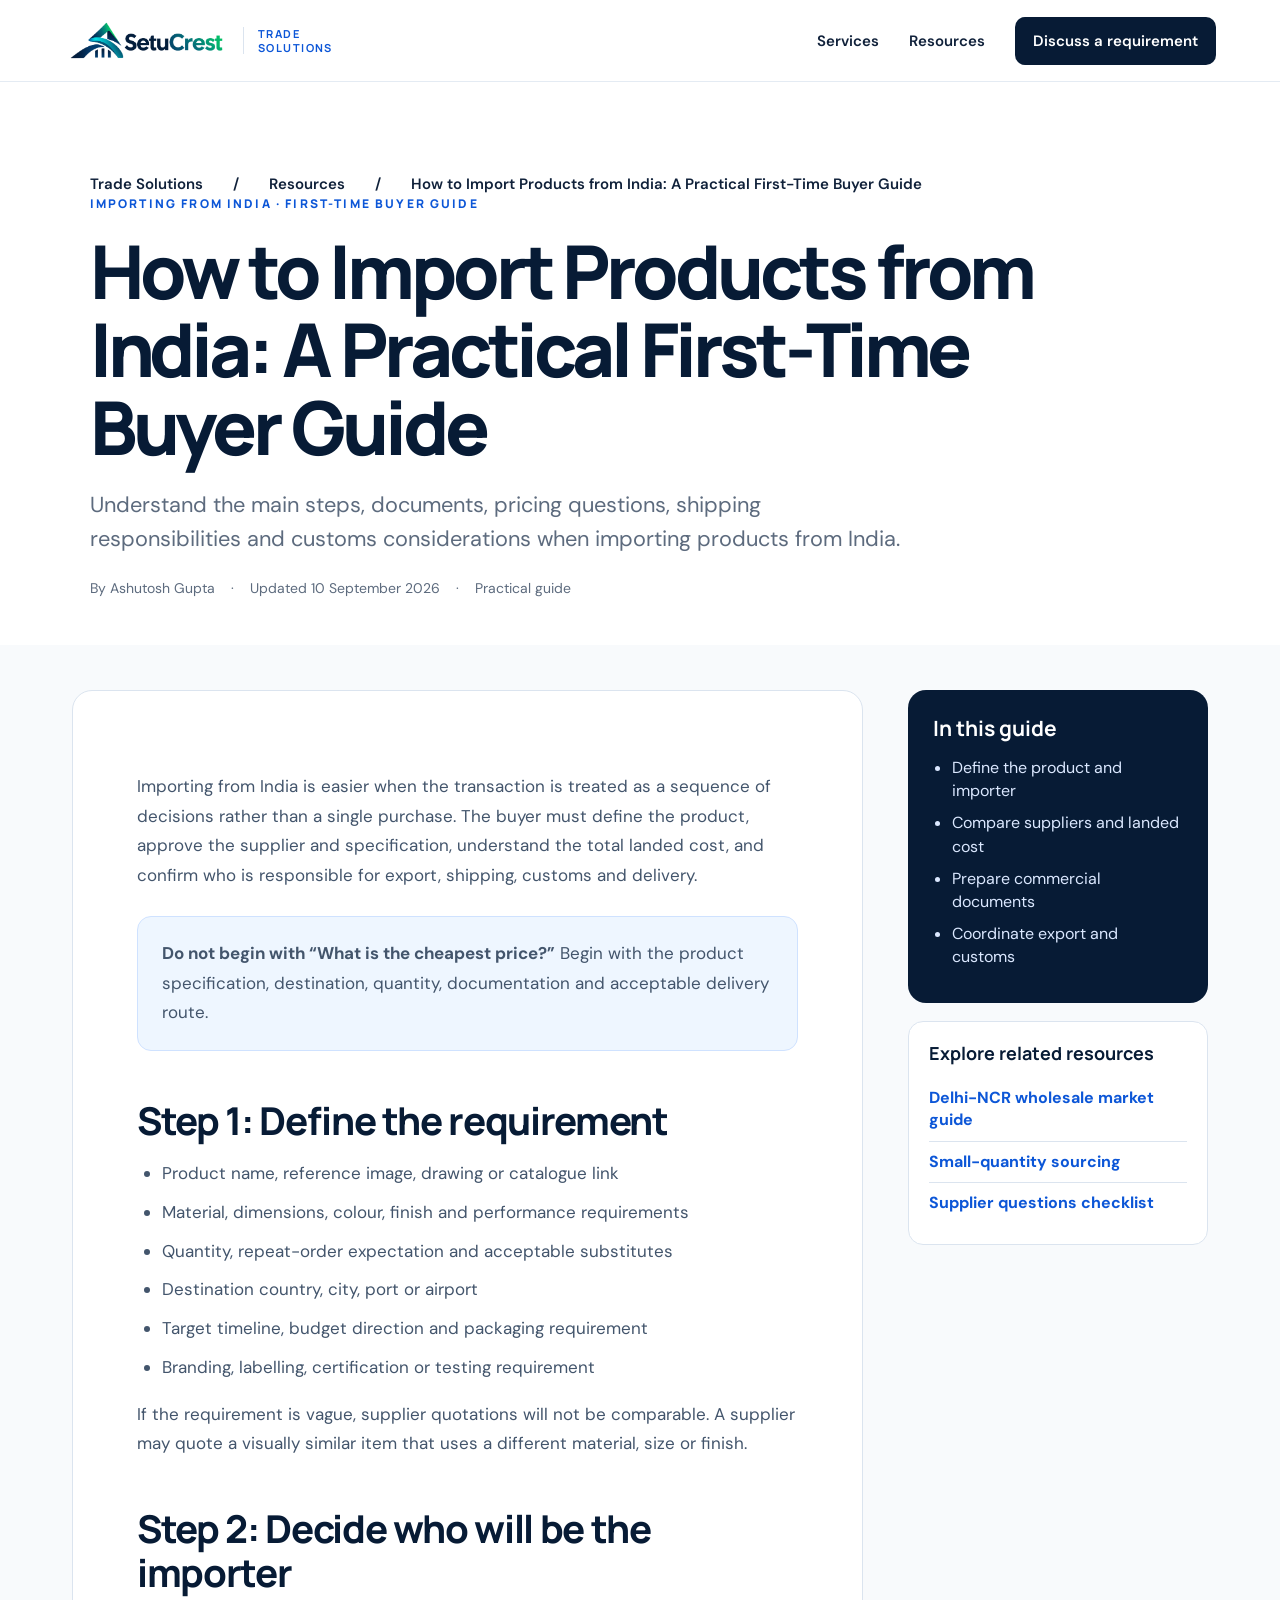
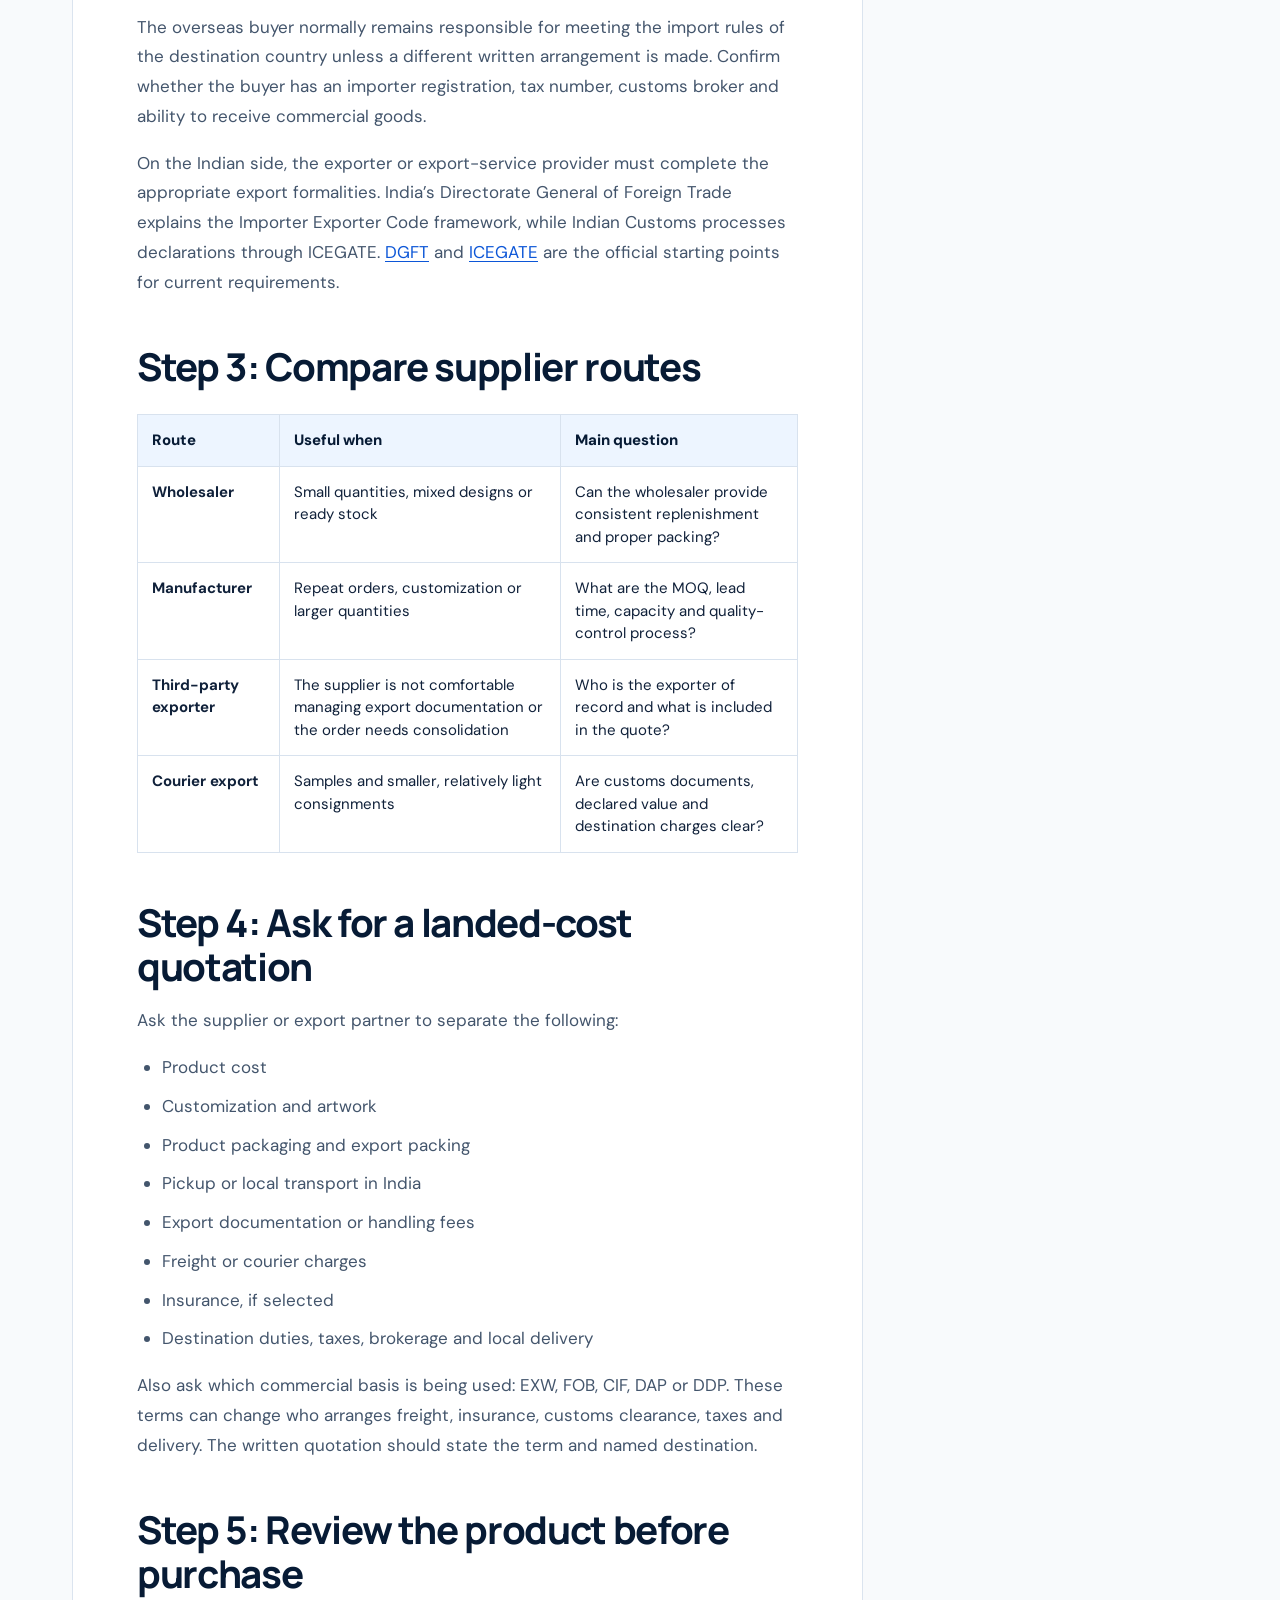
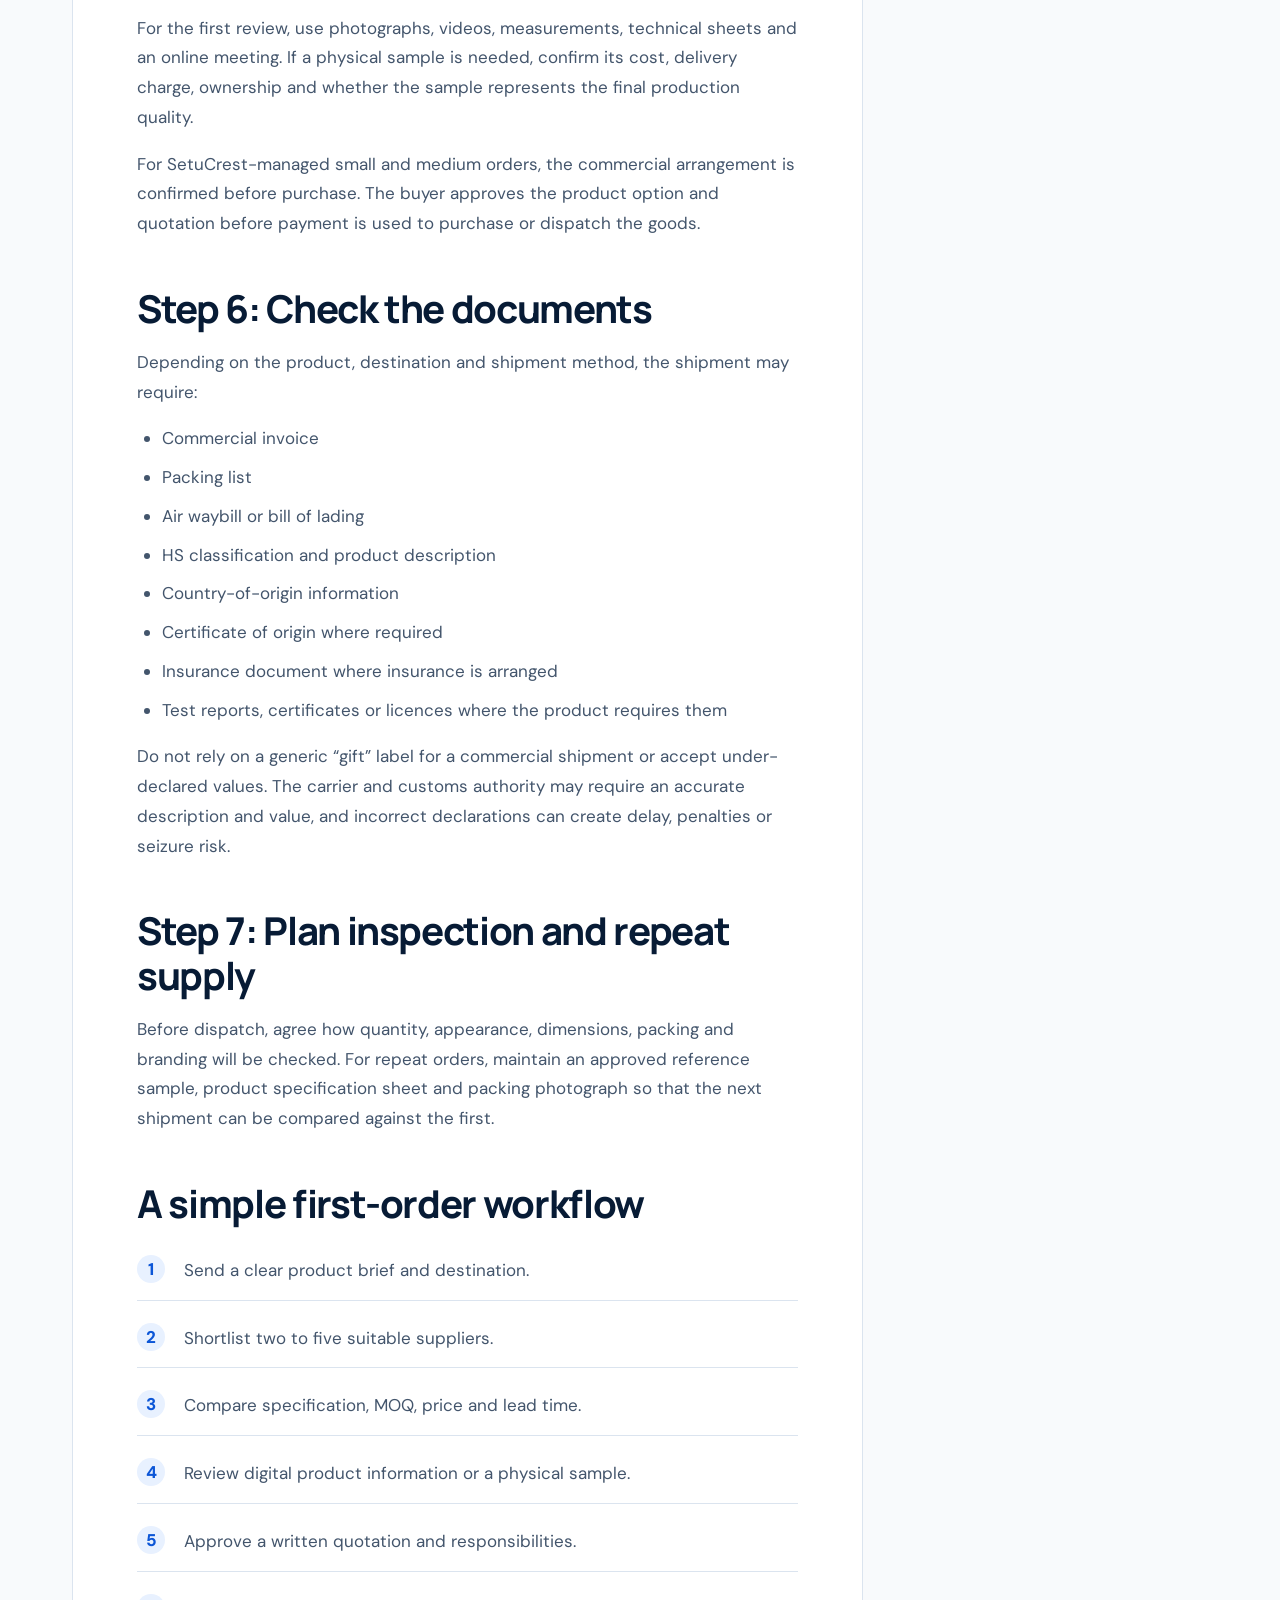
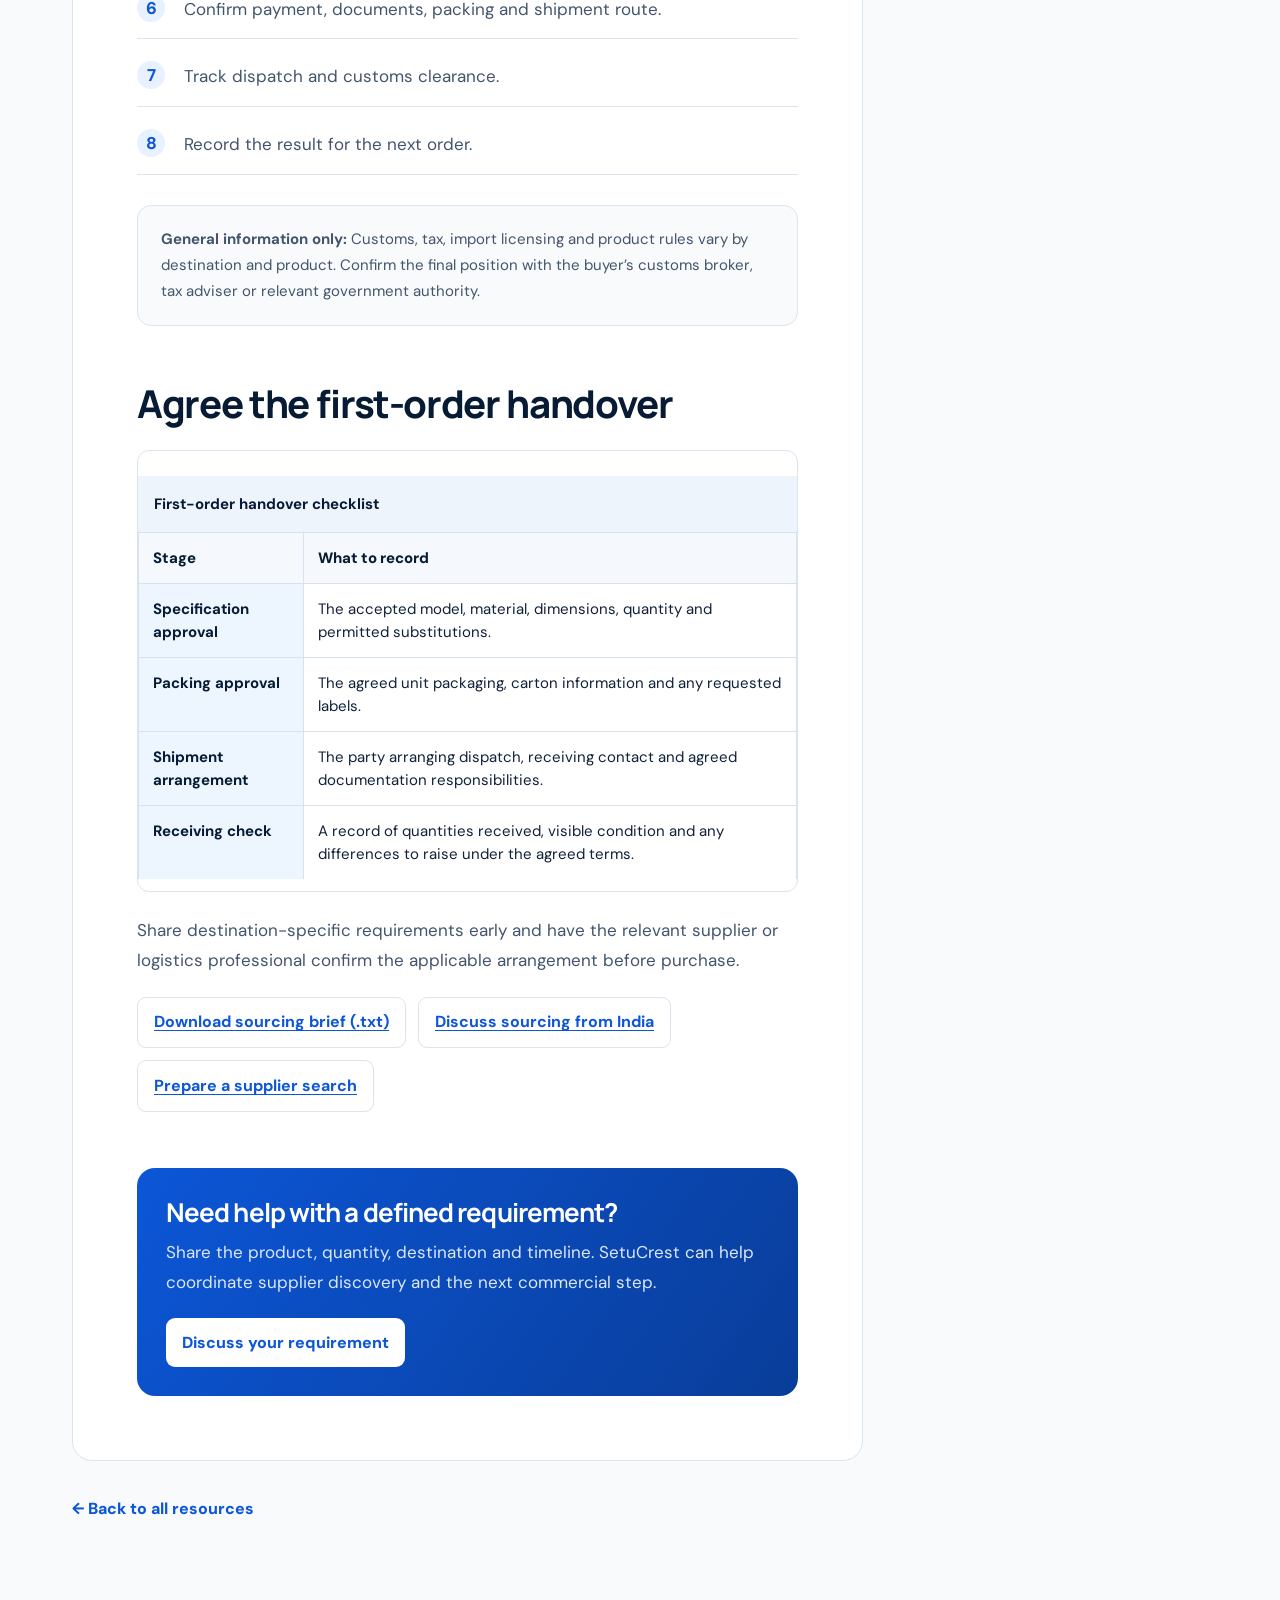
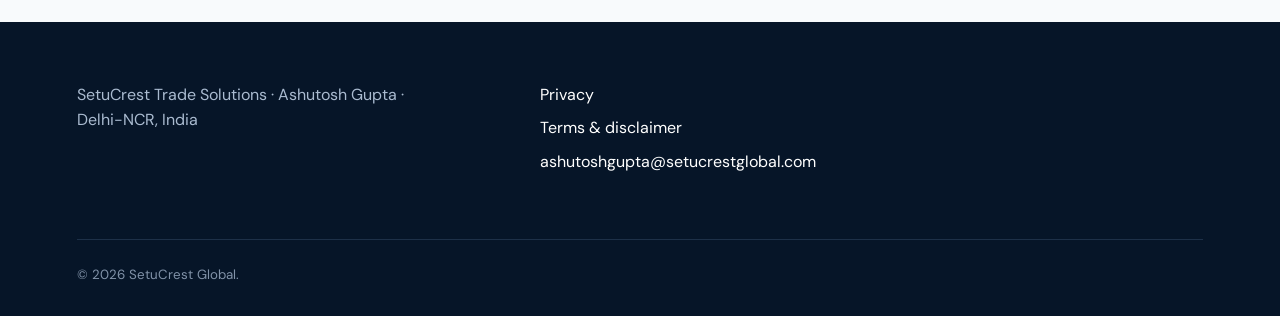
<file: resources/import-products-from-india/index.html>
<!doctype html>
<html lang="en-IN">
<head>
  <meta charset="utf-8">
  <meta name="viewport" content="width=device-width, initial-scale=1">
  <title>How to Import Products from India: A Practical First-Time Buyer Guide | SetuCrest</title>
  <meta name="description" content="Understand the main steps, documents, pricing questions, shipping responsibilities and customs considerations when importing products from India.">
  <meta name="robots" content="index,follow,max-image-preview:large,max-snippet:-1,max-video-preview:-1">
  <meta name="author" content="Ashutosh Gupta">
  <link rel="canonical" href="https://trade-solutions.setucrestglobal.com/resources/import-products-from-india/">
  <meta property="og:type" content="article">
  <meta property="og:site_name" content="SetuCrest Trade Solutions">
  <meta property="og:title" content="How to Import Products from India: A Practical First-Time Buyer Guide | SetuCrest">
  <meta property="og:description" content="Understand the main steps, documents, pricing questions, shipping responsibilities and customs considerations when importing products from India.">
  <meta property="og:url" content="https://trade-solutions.setucrestglobal.com/resources/import-products-from-india/">
  <meta property="og:image" content="https://trade-solutions.setucrestglobal.com/assets/india-trade-hero.png">
  <meta property="og:image:alt" content="SetuCrest Trade Solutions resource about India sourcing and importing">
  <meta property="article:published_time" content="2026-09-08">
  <meta property="article:modified_time" content="2026-09-10">
  <meta name="twitter:card" content="summary_large_image">
  <meta name="twitter:title" content="How to Import Products from India: A Practical First-Time Buyer Guide | SetuCrest">
  <meta name="twitter:description" content="Understand the main steps, documents, pricing questions, shipping responsibilities and customs considerations when importing products from India.">
  <meta name="twitter:image" content="https://trade-solutions.setucrestglobal.com/assets/india-trade-hero.png">
  <link rel="icon" href="../../assets/setucrest-logo.png" type="image/png">
  <link rel="preconnect" href="https://fonts.googleapis.com">
  <link rel="preconnect" href="https://fonts.gstatic.com" crossorigin>
  <link href="https://fonts.googleapis.com/css2?family=DM+Sans:wght@400;500;600;700&family=Manrope:wght@500;600;700;800&display=swap" rel="stylesheet">
  <link rel="stylesheet" href="../../assets/styles.css">
  <link rel="stylesheet" href="../../assets/resource-page.css">
  <script type="application/ld+json">{"@context":"https://schema.org","@type":"Article","@id":"https://trade-solutions.setucrestglobal.com/resources/import-products-from-india/#article","headline":"How to Import Products from India: A Practical First-Time Buyer Guide","description":"Understand the main steps, documents, pricing questions, shipping responsibilities and customs considerations when importing products from India.","author":{"@type":"Person","name":"Ashutosh Gupta","url":"https://trade-solutions.setucrestglobal.com/"},"publisher":{"@type":"Organization","name":"SetuCrest Global","url":"https://setucrestglobal.com/"},"mainEntityOfPage":{"@type":"WebPage","@id":"https://trade-solutions.setucrestglobal.com/resources/import-products-from-india/"},"image":"https://trade-solutions.setucrestglobal.com/assets/india-trade-hero.png","datePublished":"2026-09-08","dateModified":"2026-09-10","inLanguage":"en-IN"}</script>
  <script type="application/ld+json">{"@context":"https://schema.org","@type":"BreadcrumbList","itemListElement":[{"@type":"ListItem","position":1,"name":"SetuCrest Trade Solutions","item":"https://trade-solutions.setucrestglobal.com/"},{"@type":"ListItem","position":2,"name":"Resources","item":"https://trade-solutions.setucrestglobal.com/resources/"},{"@type":"ListItem","position":3,"name":"How to Import Products from India: A Practical First-Time Buyer Guide","item":"https://trade-solutions.setucrestglobal.com/resources/import-products-from-india/"}]}</script>
  <!-- Google tag (gtag.js) -->
  <script async src="https://www.googletagmanager.com/gtag/js?id=G-NQDR6R521P"></script>
  <script>
    window.dataLayer = window.dataLayer || [];
    function gtag(){dataLayer.push(arguments);}
    gtag('js', new Date());
    gtag('config', 'G-NQDR6R521P');
  </script>
  <!-- Microsoft Clarity: SetuCrest Trade Solutions -->
  <script type="text/javascript">
    (function(c,l,a,r,i,t,y){
      c[a]=c[a]||function(){(c[a].q=c[a].q||[]).push(arguments)};
      t=l.createElement(r);t.async=1;t.src="https://www.clarity.ms/tag/"+i;
      y=l.getElementsByTagName(r)[0];y.parentNode.insertBefore(t,y);
    })(window, document, "clarity", "script", "ye3jl4kydo");
  </script>
</head>
<body>
<header class="site-header">
  <a class="brand" href="../../" aria-label="SetuCrest Trade Solutions home">
    <img src="../../assets/setucrest-logo.webp" alt="SetuCrest" width="2095" height="751">
    <span class="division-label">Trade Solutions</span>
  </a>
  <nav aria-label="Primary navigation">
    <a href="../../#services">Services</a>
    <a href="../">Resources</a>
    <a class="nav-cta" href="../../#contact">Discuss a requirement</a>
  </nav>
</header>
<main class="article-main">
  <section class="article-hero">
    <div class="resource-shell">
      <nav class="breadcrumbs" aria-label="Breadcrumb"><a href="../../">Trade Solutions</a><span>/</span><a href="../">Resources</a><span>/</span><span>How to Import Products from India: A Practical First-Time Buyer Guide</span></nav>
      <p class="eyebrow">IMPORTING FROM INDIA · FIRST-TIME BUYER GUIDE</p>
      <h1>How to Import Products from India: A Practical First-Time Buyer Guide</h1>
      <p class="article-dek">Understand the main steps, documents, pricing questions, shipping responsibilities and customs considerations when importing products from India.</p>
      <div class="article-meta"><span>By Ashutosh Gupta</span><span>·</span><span>Updated 10 September 2026</span><span>·</span><span>Practical guide</span></div>
    </div>
  </section>
  <div class="article-layout">
    <article class="article-body">
      
<p>Importing from India is easier when the transaction is treated as a sequence of decisions rather than a single purchase. The buyer must define the product, approve the supplier and specification, understand the total landed cost, and confirm who is responsible for export, shipping, customs and delivery.</p>
<div class="article-note"><p><strong>Do not begin with “What is the cheapest price?”</strong> Begin with the product specification, destination, quantity, documentation and acceptable delivery route.</p></div>
<h2>Step 1: Define the requirement</h2>
<ul>
<li>Product name, reference image, drawing or catalogue link</li>
<li>Material, dimensions, colour, finish and performance requirements</li>
<li>Quantity, repeat-order expectation and acceptable substitutes</li>
<li>Destination country, city, port or airport</li>
<li>Target timeline, budget direction and packaging requirement</li>
<li>Branding, labelling, certification or testing requirement</li>
</ul>
<p>If the requirement is vague, supplier quotations will not be comparable. A supplier may quote a visually similar item that uses a different material, size or finish.</p>
<h2>Step 2: Decide who will be the importer</h2>
<p>The overseas buyer normally remains responsible for meeting the import rules of the destination country unless a different written arrangement is made. Confirm whether the buyer has an importer registration, tax number, customs broker and ability to receive commercial goods.</p>
<p>On the Indian side, the exporter or export-service provider must complete the appropriate export formalities. India’s Directorate General of Foreign Trade explains the Importer Exporter Code framework, while Indian Customs processes declarations through ICEGATE. <a href="https://www.dgft.gov.in/" target="_blank" rel="noopener">DGFT</a> and <a href="https://www.icegate.gov.in/" target="_blank" rel="noopener">ICEGATE</a> are the official starting points for current requirements.</p>
<h2>Step 3: Compare supplier routes</h2>
<table>
<thead><tr><th scope="col">Route</th><th scope="col">Useful when</th><th scope="col">Main question</th></tr></thead>
<tbody>
<tr><td><strong>Wholesaler</strong></td><td>Small quantities, mixed designs or ready stock</td><td>Can the wholesaler provide consistent replenishment and proper packing?</td></tr>
<tr><td><strong>Manufacturer</strong></td><td>Repeat orders, customization or larger quantities</td><td>What are the MOQ, lead time, capacity and quality-control process?</td></tr>
<tr><td><strong>Third-party exporter</strong></td><td>The supplier is not comfortable managing export documentation or the order needs consolidation</td><td>Who is the exporter of record and what is included in the quote?</td></tr>
<tr><td><strong>Courier export</strong></td><td>Samples and smaller, relatively light consignments</td><td>Are customs documents, declared value and destination charges clear?</td></tr>
</tbody>
</table>
<h2>Step 4: Ask for a landed-cost quotation</h2>
<p>Ask the supplier or export partner to separate the following:</p>
<ul>
<li>Product cost</li>
<li>Customization and artwork</li>
<li>Product packaging and export packing</li>
<li>Pickup or local transport in India</li>
<li>Export documentation or handling fees</li>
<li>Freight or courier charges</li>
<li>Insurance, if selected</li>
<li>Destination duties, taxes, brokerage and local delivery</li>
</ul>
<p>Also ask which commercial basis is being used: EXW, FOB, CIF, DAP or DDP. These terms can change who arranges freight, insurance, customs clearance, taxes and delivery. The written quotation should state the term and named destination.</p>
<h2>Step 5: Review the product before purchase</h2>
<p>For the first review, use photographs, videos, measurements, technical sheets and an online meeting. If a physical sample is needed, confirm its cost, delivery charge, ownership and whether the sample represents the final production quality.</p>
<p>For SetuCrest-managed small and medium orders, the commercial arrangement is confirmed before purchase. The buyer approves the product option and quotation before payment is used to purchase or dispatch the goods.</p>
<h2>Step 6: Check the documents</h2>
<p>Depending on the product, destination and shipment method, the shipment may require:</p>
<ul>
<li>Commercial invoice</li>
<li>Packing list</li>
<li>Air waybill or bill of lading</li>
<li>HS classification and product description</li>
<li>Country-of-origin information</li>
<li>Certificate of origin where required</li>
<li>Insurance document where insurance is arranged</li>
<li>Test reports, certificates or licences where the product requires them</li>
</ul>
<p>Do not rely on a generic “gift” label for a commercial shipment or accept under-declared values. The carrier and customs authority may require an accurate description and value, and incorrect declarations can create delay, penalties or seizure risk.</p>
<h2>Step 7: Plan inspection and repeat supply</h2>
<p>Before dispatch, agree how quantity, appearance, dimensions, packing and branding will be checked. For repeat orders, maintain an approved reference sample, product specification sheet and packing photograph so that the next shipment can be compared against the first.</p>
<h2>A simple first-order workflow</h2>
<ol class="checklist">
<li>Send a clear product brief and destination.</li>
<li>Shortlist two to five suitable suppliers.</li>
<li>Compare specification, MOQ, price and lead time.</li>
<li>Review digital product information or a physical sample.</li>
<li>Approve a written quotation and responsibilities.</li>
<li>Confirm payment, documents, packing and shipment route.</li>
<li>Track dispatch and customs clearance.</li>
<li>Record the result for the next order.</li>
</ol>
<div class="article-disclaimer"><p><strong>General information only:</strong> Customs, tax, import licensing and product rules vary by destination and product. Confirm the final position with the buyer’s customs broker, tax adviser or relevant government authority.</p></div>

      <section class="buying-guide"><h2 id="first-order-handover">Agree the first-order handover</h2><div class="buying-table-wrap" role="region" aria-label="First-order handover checklist" tabindex="0"><table class="buying-table"><caption>First-order handover checklist</caption><thead><tr><th scope="col">Stage</th><th scope="col">What to record</th></tr></thead><tbody><tr><th scope="row">Specification approval</th><td>The accepted model, material, dimensions, quantity and permitted substitutions.</td></tr><tr><th scope="row">Packing approval</th><td>The agreed unit packaging, carton information and any requested labels.</td></tr><tr><th scope="row">Shipment arrangement</th><td>The party arranging dispatch, receiving contact and agreed documentation responsibilities.</td></tr><tr><th scope="row">Receiving check</th><td>A record of quantities received, visible condition and any differences to raise under the agreed terms.</td></tr></tbody></table></div><p>Share destination-specific requirements early and have the relevant supplier or logistics professional confirm the applicable arrangement before purchase.</p><div class="buying-links"><a href="/downloads/sourcing-requirement-template.txt" download>Download sourcing brief (.txt)</a><a href="/india-sourcing-services/">Discuss sourcing from India</a><a href="/supplier-sourcing-india/">Prepare a supplier search</a></div></section><div class="article-cta"><h2>Need help with a defined requirement?</h2><p>Share the product, quantity, destination and timeline. SetuCrest can help coordinate supplier discovery and the next commercial step.</p><a href="../../#contact">Discuss your requirement</a></div>
    </article>
    <aside class="article-aside">
      <div class="article-aside-card"><h2>In this guide</h2><ul><li>Define the product and importer</li><li>Compare suppliers and landed cost</li><li>Prepare commercial documents</li><li>Coordinate export and customs</li></ul></div>
      <div class="article-aside-links"><h2>Explore related resources</h2><a href="../delhi-ncr-wholesale-market-guide/">Delhi-NCR wholesale market guide</a><a href="../small-quantity-sourcing-from-india/">Small-quantity sourcing</a><a href="../questions-to-ask-indian-suppliers/">Supplier questions checklist</a></div>
    </aside>
  </div>
  <div class="article-footer"><a href="../">← Back to all resources</a></div>
</main>
<footer class="service-footer">
  <p>SetuCrest Trade Solutions · Ashutosh Gupta · Delhi-NCR, India</p>
  <div><a href="https://setucrestglobal.com/privacy/">Privacy</a><a href="https://setucrestglobal.com/terms/">Terms &amp; disclaimer</a><a href="mailto:ashutoshgupta@setucrestglobal.com">ashutoshgupta@setucrestglobal.com</a></div>
  <small>© 2026 SetuCrest Global.</small>
</footer>
<script src="/assets/site.js" defer></script>
</body>
</html>
</file>
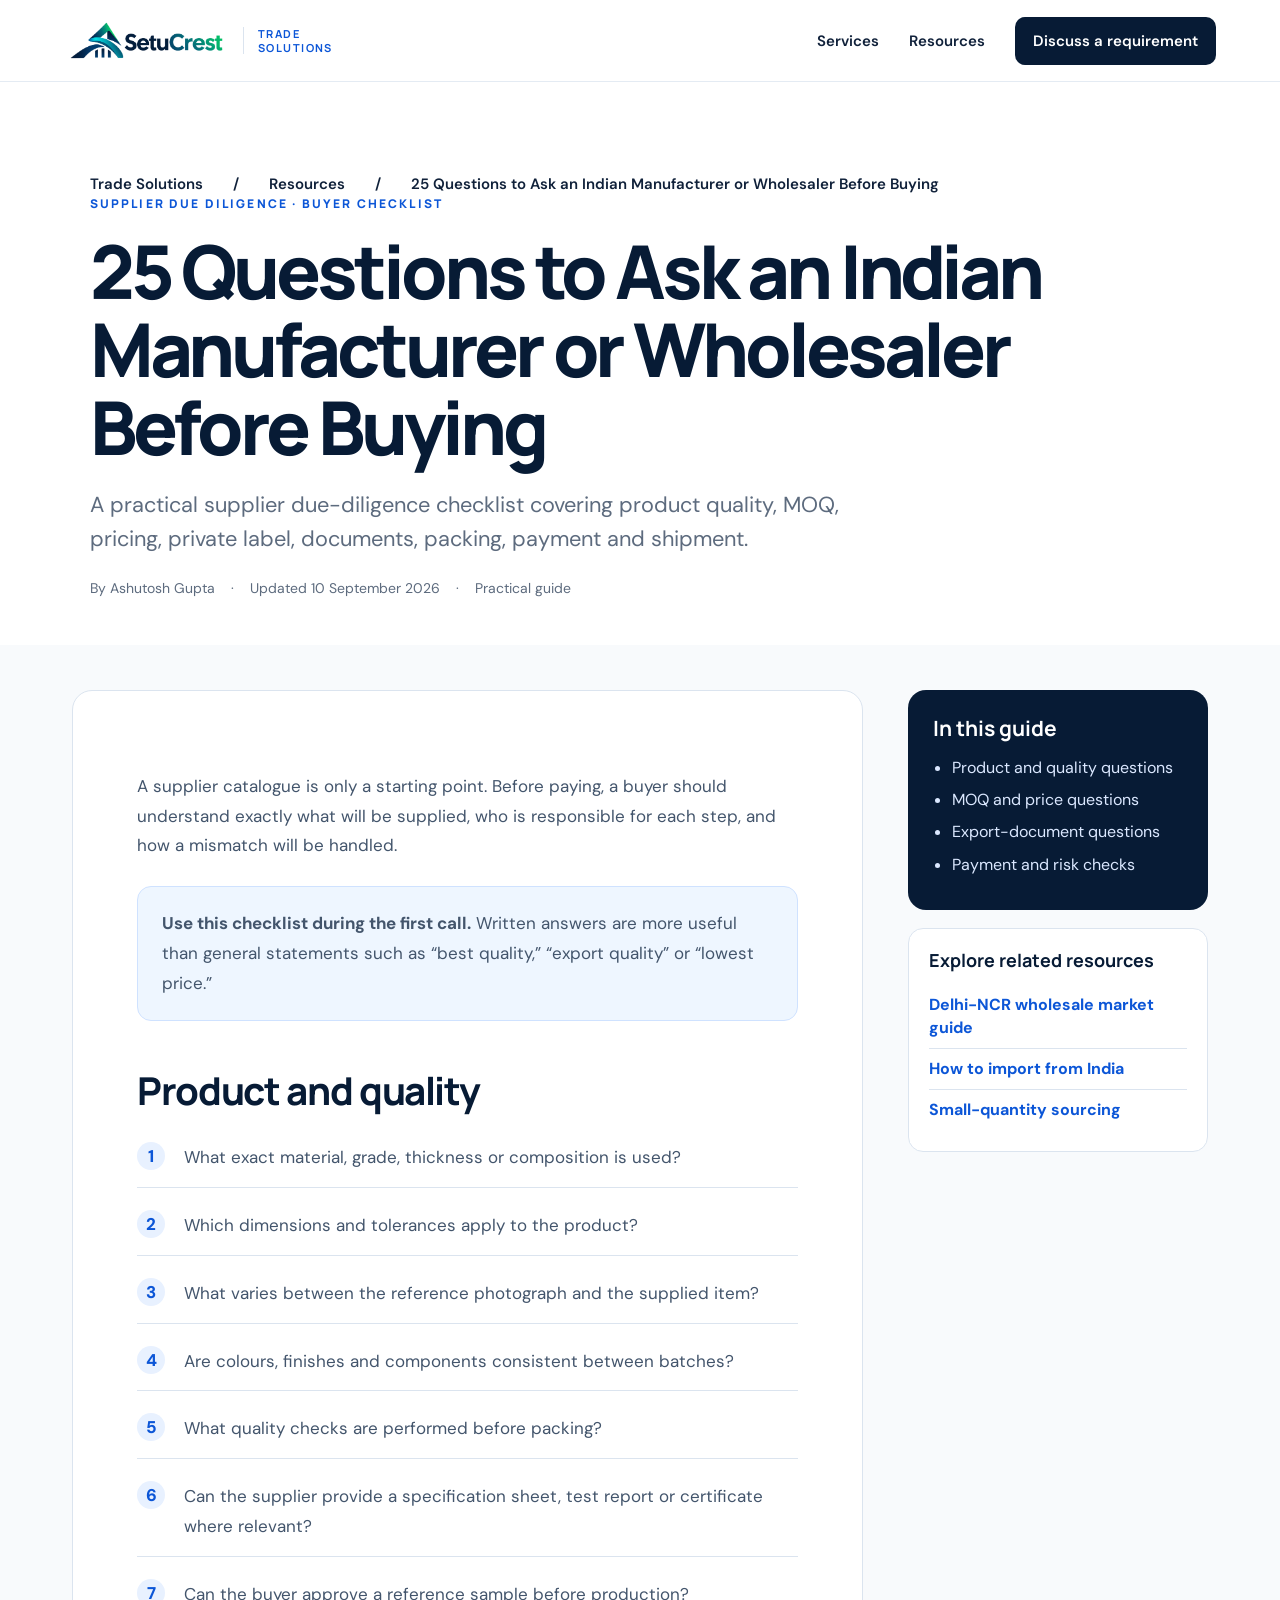
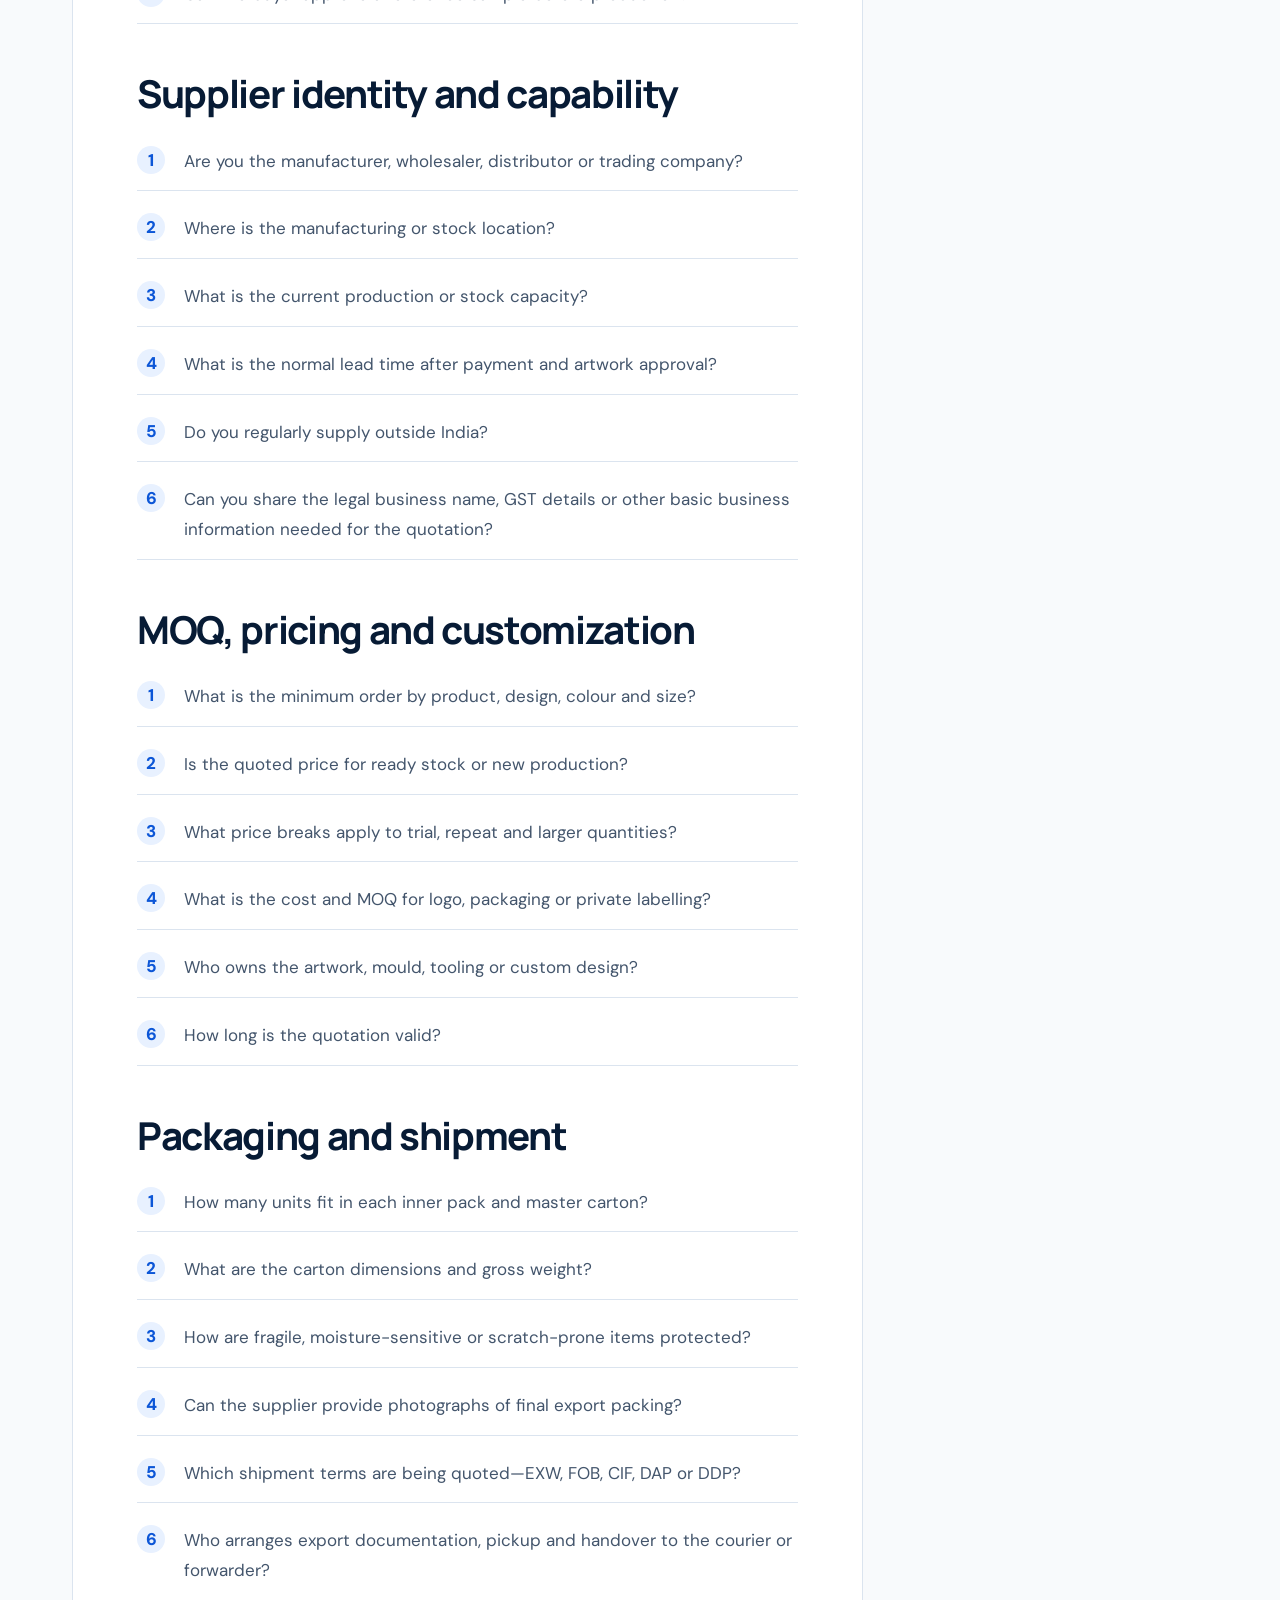
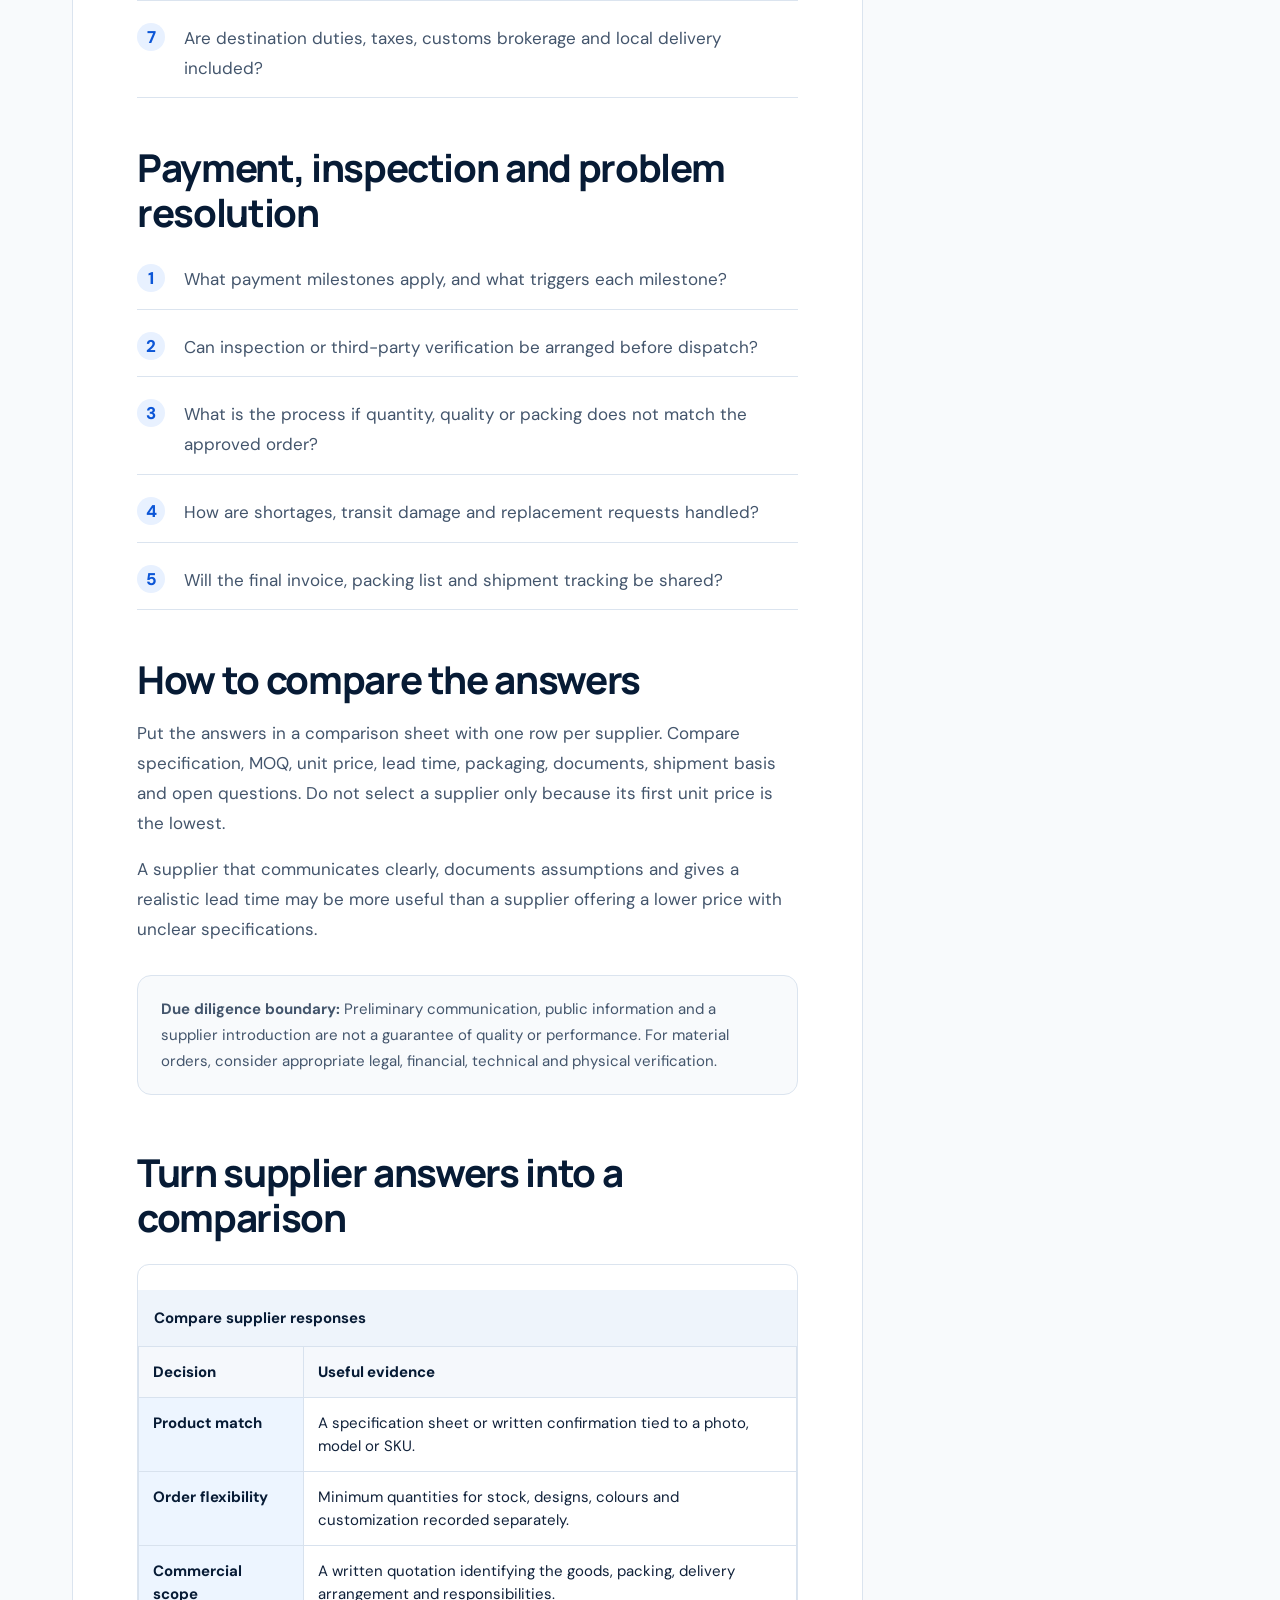
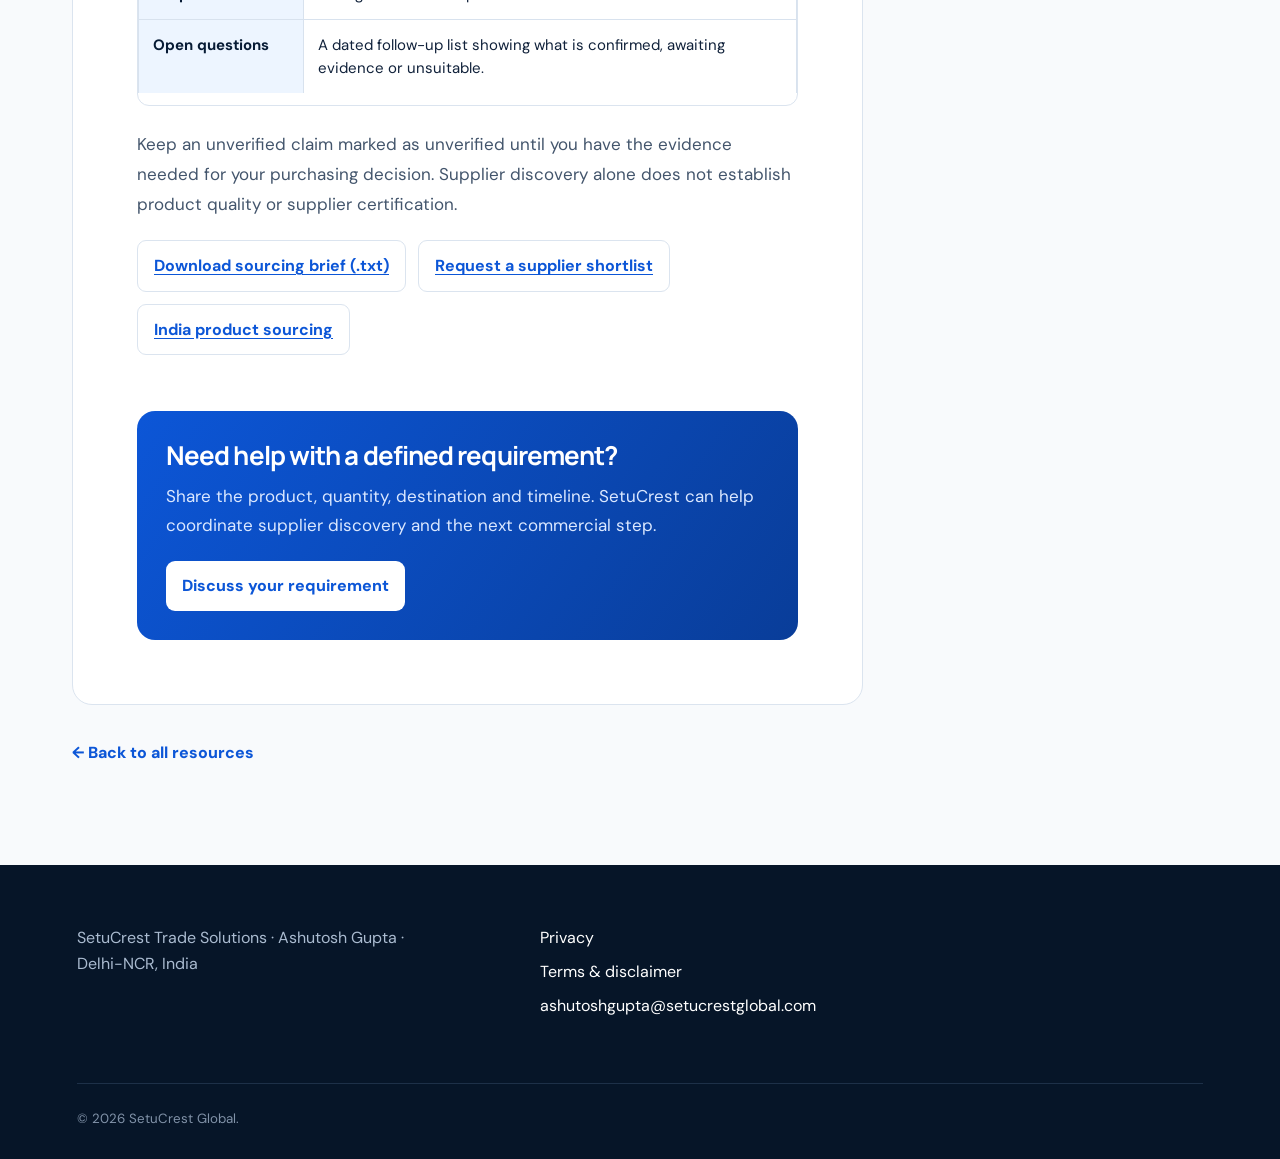
<file: resources/questions-to-ask-indian-suppliers/index.html>
<!doctype html>
<html lang="en-IN">
<head>
  <meta charset="utf-8">
  <meta name="viewport" content="width=device-width, initial-scale=1">
  <title>25 Questions to Ask an Indian Manufacturer or Wholesaler Before Buying | SetuCrest</title>
  <meta name="description" content="A practical supplier due-diligence checklist covering product quality, MOQ, pricing, private label, documents, packing, payment and shipment.">
  <meta name="robots" content="index,follow,max-image-preview:large,max-snippet:-1,max-video-preview:-1">
  <meta name="author" content="Ashutosh Gupta">
  <link rel="canonical" href="https://trade-solutions.setucrestglobal.com/resources/questions-to-ask-indian-suppliers/">
  <meta property="og:type" content="article">
  <meta property="og:site_name" content="SetuCrest Trade Solutions">
  <meta property="og:title" content="25 Questions to Ask an Indian Manufacturer or Wholesaler Before Buying | SetuCrest">
  <meta property="og:description" content="A practical supplier due-diligence checklist covering product quality, MOQ, pricing, private label, documents, packing, payment and shipment.">
  <meta property="og:url" content="https://trade-solutions.setucrestglobal.com/resources/questions-to-ask-indian-suppliers/">
  <meta property="og:image" content="https://trade-solutions.setucrestglobal.com/assets/india-trade-hero.png">
  <meta property="og:image:alt" content="SetuCrest Trade Solutions resource about India sourcing and importing">
  <meta property="article:published_time" content="2026-09-08">
  <meta property="article:modified_time" content="2026-09-10">
  <meta name="twitter:card" content="summary_large_image">
  <meta name="twitter:title" content="25 Questions to Ask an Indian Manufacturer or Wholesaler Before Buying | SetuCrest">
  <meta name="twitter:description" content="A practical supplier due-diligence checklist covering product quality, MOQ, pricing, private label, documents, packing, payment and shipment.">
  <meta name="twitter:image" content="https://trade-solutions.setucrestglobal.com/assets/india-trade-hero.png">
  <link rel="icon" href="../../assets/setucrest-logo.png" type="image/png">
  <link rel="preconnect" href="https://fonts.googleapis.com">
  <link rel="preconnect" href="https://fonts.gstatic.com" crossorigin>
  <link href="https://fonts.googleapis.com/css2?family=DM+Sans:wght@400;500;600;700&family=Manrope:wght@500;600;700;800&display=swap" rel="stylesheet">
  <link rel="stylesheet" href="../../assets/styles.css">
  <link rel="stylesheet" href="../../assets/resource-page.css">
  <script type="application/ld+json">{"@context":"https://schema.org","@type":"Article","@id":"https://trade-solutions.setucrestglobal.com/resources/questions-to-ask-indian-suppliers/#article","headline":"25 Questions to Ask an Indian Manufacturer or Wholesaler Before Buying","description":"A practical supplier due-diligence checklist covering product quality, MOQ, pricing, private label, documents, packing, payment and shipment.","author":{"@type":"Person","name":"Ashutosh Gupta","url":"https://trade-solutions.setucrestglobal.com/"},"publisher":{"@type":"Organization","name":"SetuCrest Global","url":"https://setucrestglobal.com/"},"mainEntityOfPage":{"@type":"WebPage","@id":"https://trade-solutions.setucrestglobal.com/resources/questions-to-ask-indian-suppliers/"},"image":"https://trade-solutions.setucrestglobal.com/assets/india-trade-hero.png","datePublished":"2026-09-08","dateModified":"2026-09-10","inLanguage":"en-IN"}</script>
  <script type="application/ld+json">{"@context":"https://schema.org","@type":"BreadcrumbList","itemListElement":[{"@type":"ListItem","position":1,"name":"SetuCrest Trade Solutions","item":"https://trade-solutions.setucrestglobal.com/"},{"@type":"ListItem","position":2,"name":"Resources","item":"https://trade-solutions.setucrestglobal.com/resources/"},{"@type":"ListItem","position":3,"name":"25 Questions to Ask an Indian Manufacturer or Wholesaler Before Buying","item":"https://trade-solutions.setucrestglobal.com/resources/questions-to-ask-indian-suppliers/"}]}</script>
  <!-- Google tag (gtag.js) -->
  <script async src="https://www.googletagmanager.com/gtag/js?id=G-NQDR6R521P"></script>
  <script>
    window.dataLayer = window.dataLayer || [];
    function gtag(){dataLayer.push(arguments);}
    gtag('js', new Date());
    gtag('config', 'G-NQDR6R521P');
  </script>
  <!-- Microsoft Clarity: SetuCrest Trade Solutions -->
  <script type="text/javascript">
    (function(c,l,a,r,i,t,y){
      c[a]=c[a]||function(){(c[a].q=c[a].q||[]).push(arguments)};
      t=l.createElement(r);t.async=1;t.src="https://www.clarity.ms/tag/"+i;
      y=l.getElementsByTagName(r)[0];y.parentNode.insertBefore(t,y);
    })(window, document, "clarity", "script", "ye3jl4kydo");
  </script>
</head>
<body>
<header class="site-header">
  <a class="brand" href="../../" aria-label="SetuCrest Trade Solutions home">
    <img src="../../assets/setucrest-logo.webp" alt="SetuCrest" width="2095" height="751">
    <span class="division-label">Trade Solutions</span>
  </a>
  <nav aria-label="Primary navigation">
    <a href="../../#services">Services</a>
    <a href="../">Resources</a>
    <a class="nav-cta" href="../../#contact">Discuss a requirement</a>
  </nav>
</header>
<main class="article-main">
  <section class="article-hero">
    <div class="resource-shell">
      <nav class="breadcrumbs" aria-label="Breadcrumb"><a href="../../">Trade Solutions</a><span>/</span><a href="../">Resources</a><span>/</span><span>25 Questions to Ask an Indian Manufacturer or Wholesaler Before Buying</span></nav>
      <p class="eyebrow">SUPPLIER DUE DILIGENCE · BUYER CHECKLIST</p>
      <h1>25 Questions to Ask an Indian Manufacturer or Wholesaler Before Buying</h1>
      <p class="article-dek">A practical supplier due-diligence checklist covering product quality, MOQ, pricing, private label, documents, packing, payment and shipment.</p>
      <div class="article-meta"><span>By Ashutosh Gupta</span><span>·</span><span>Updated 10 September 2026</span><span>·</span><span>Practical guide</span></div>
    </div>
  </section>
  <div class="article-layout">
    <article class="article-body">
      
<p>A supplier catalogue is only a starting point. Before paying, a buyer should understand exactly what will be supplied, who is responsible for each step, and how a mismatch will be handled.</p>
<div class="article-note"><p><strong>Use this checklist during the first call.</strong> Written answers are more useful than general statements such as “best quality,” “export quality” or “lowest price.”</p></div>
<h2>Product and quality</h2>
<ol class="checklist">
<li>What exact material, grade, thickness or composition is used?</li>
<li>Which dimensions and tolerances apply to the product?</li>
<li>What varies between the reference photograph and the supplied item?</li>
<li>Are colours, finishes and components consistent between batches?</li>
<li>What quality checks are performed before packing?</li>
<li>Can the supplier provide a specification sheet, test report or certificate where relevant?</li>
<li>Can the buyer approve a reference sample before production?</li>
</ol>
<h2>Supplier identity and capability</h2>
<ol class="checklist">
<li>Are you the manufacturer, wholesaler, distributor or trading company?</li>
<li>Where is the manufacturing or stock location?</li>
<li>What is the current production or stock capacity?</li>
<li>What is the normal lead time after payment and artwork approval?</li>
<li>Do you regularly supply outside India?</li>
<li>Can you share the legal business name, GST details or other basic business information needed for the quotation?</li>
</ol>
<h2>MOQ, pricing and customization</h2>
<ol class="checklist">
<li>What is the minimum order by product, design, colour and size?</li>
<li>Is the quoted price for ready stock or new production?</li>
<li>What price breaks apply to trial, repeat and larger quantities?</li>
<li>What is the cost and MOQ for logo, packaging or private labelling?</li>
<li>Who owns the artwork, mould, tooling or custom design?</li>
<li>How long is the quotation valid?</li>
</ol>
<h2>Packaging and shipment</h2>
<ol class="checklist">
<li>How many units fit in each inner pack and master carton?</li>
<li>What are the carton dimensions and gross weight?</li>
<li>How are fragile, moisture-sensitive or scratch-prone items protected?</li>
<li>Can the supplier provide photographs of final export packing?</li>
<li>Which shipment terms are being quoted—EXW, FOB, CIF, DAP or DDP?</li>
<li>Who arranges export documentation, pickup and handover to the courier or forwarder?</li>
<li>Are destination duties, taxes, customs brokerage and local delivery included?</li>
</ol>
<h2>Payment, inspection and problem resolution</h2>
<ol class="checklist">
<li>What payment milestones apply, and what triggers each milestone?</li>
<li>Can inspection or third-party verification be arranged before dispatch?</li>
<li>What is the process if quantity, quality or packing does not match the approved order?</li>
<li>How are shortages, transit damage and replacement requests handled?</li>
<li>Will the final invoice, packing list and shipment tracking be shared?</li>
</ol>
<h2>How to compare the answers</h2>
<p>Put the answers in a comparison sheet with one row per supplier. Compare specification, MOQ, unit price, lead time, packaging, documents, shipment basis and open questions. Do not select a supplier only because its first unit price is the lowest.</p>
<p>A supplier that communicates clearly, documents assumptions and gives a realistic lead time may be more useful than a supplier offering a lower price with unclear specifications.</p>
<div class="article-disclaimer"><p><strong>Due diligence boundary:</strong> Preliminary communication, public information and a supplier introduction are not a guarantee of quality or performance. For material orders, consider appropriate legal, financial, technical and physical verification.</p></div>

      <section class="buying-guide"><h2 id="compare-supplier-responses">Turn supplier answers into a comparison</h2><div class="buying-table-wrap" role="region" aria-label="Compare supplier responses" tabindex="0"><table class="buying-table"><caption>Compare supplier responses</caption><thead><tr><th scope="col">Decision</th><th scope="col">Useful evidence</th></tr></thead><tbody><tr><th scope="row">Product match</th><td>A specification sheet or written confirmation tied to a photo, model or SKU.</td></tr><tr><th scope="row">Order flexibility</th><td>Minimum quantities for stock, designs, colours and customization recorded separately.</td></tr><tr><th scope="row">Commercial scope</th><td>A written quotation identifying the goods, packing, delivery arrangement and responsibilities.</td></tr><tr><th scope="row">Open questions</th><td>A dated follow-up list showing what is confirmed, awaiting evidence or unsuitable.</td></tr></tbody></table></div><p>Keep an unverified claim marked as unverified until you have the evidence needed for your purchasing decision. Supplier discovery alone does not establish product quality or supplier certification.</p><div class="buying-links"><a href="/downloads/sourcing-requirement-template.txt" download>Download sourcing brief (.txt)</a><a href="/supplier-sourcing-india/">Request a supplier shortlist</a><a href="/india-sourcing-services/">India product sourcing</a></div></section><div class="article-cta"><h2>Need help with a defined requirement?</h2><p>Share the product, quantity, destination and timeline. SetuCrest can help coordinate supplier discovery and the next commercial step.</p><a href="../../#contact">Discuss your requirement</a></div>
    </article>
    <aside class="article-aside">
      <div class="article-aside-card"><h2>In this guide</h2><ul><li>Product and quality questions</li><li>MOQ and price questions</li><li>Export-document questions</li><li>Payment and risk checks</li></ul></div>
      <div class="article-aside-links"><h2>Explore related resources</h2><a href="../delhi-ncr-wholesale-market-guide/">Delhi-NCR wholesale market guide</a><a href="../import-products-from-india/">How to import from India</a><a href="../small-quantity-sourcing-from-india/">Small-quantity sourcing</a></div>
    </aside>
  </div>
  <div class="article-footer"><a href="../">← Back to all resources</a></div>
</main>
<footer class="service-footer">
  <p>SetuCrest Trade Solutions · Ashutosh Gupta · Delhi-NCR, India</p>
  <div><a href="https://setucrestglobal.com/privacy/">Privacy</a><a href="https://setucrestglobal.com/terms/">Terms &amp; disclaimer</a><a href="mailto:ashutoshgupta@setucrestglobal.com">ashutoshgupta@setucrestglobal.com</a></div>
  <small>© 2026 SetuCrest Global.</small>
</footer>
<script src="/assets/site.js" defer></script>
</body>
</html>
</file>
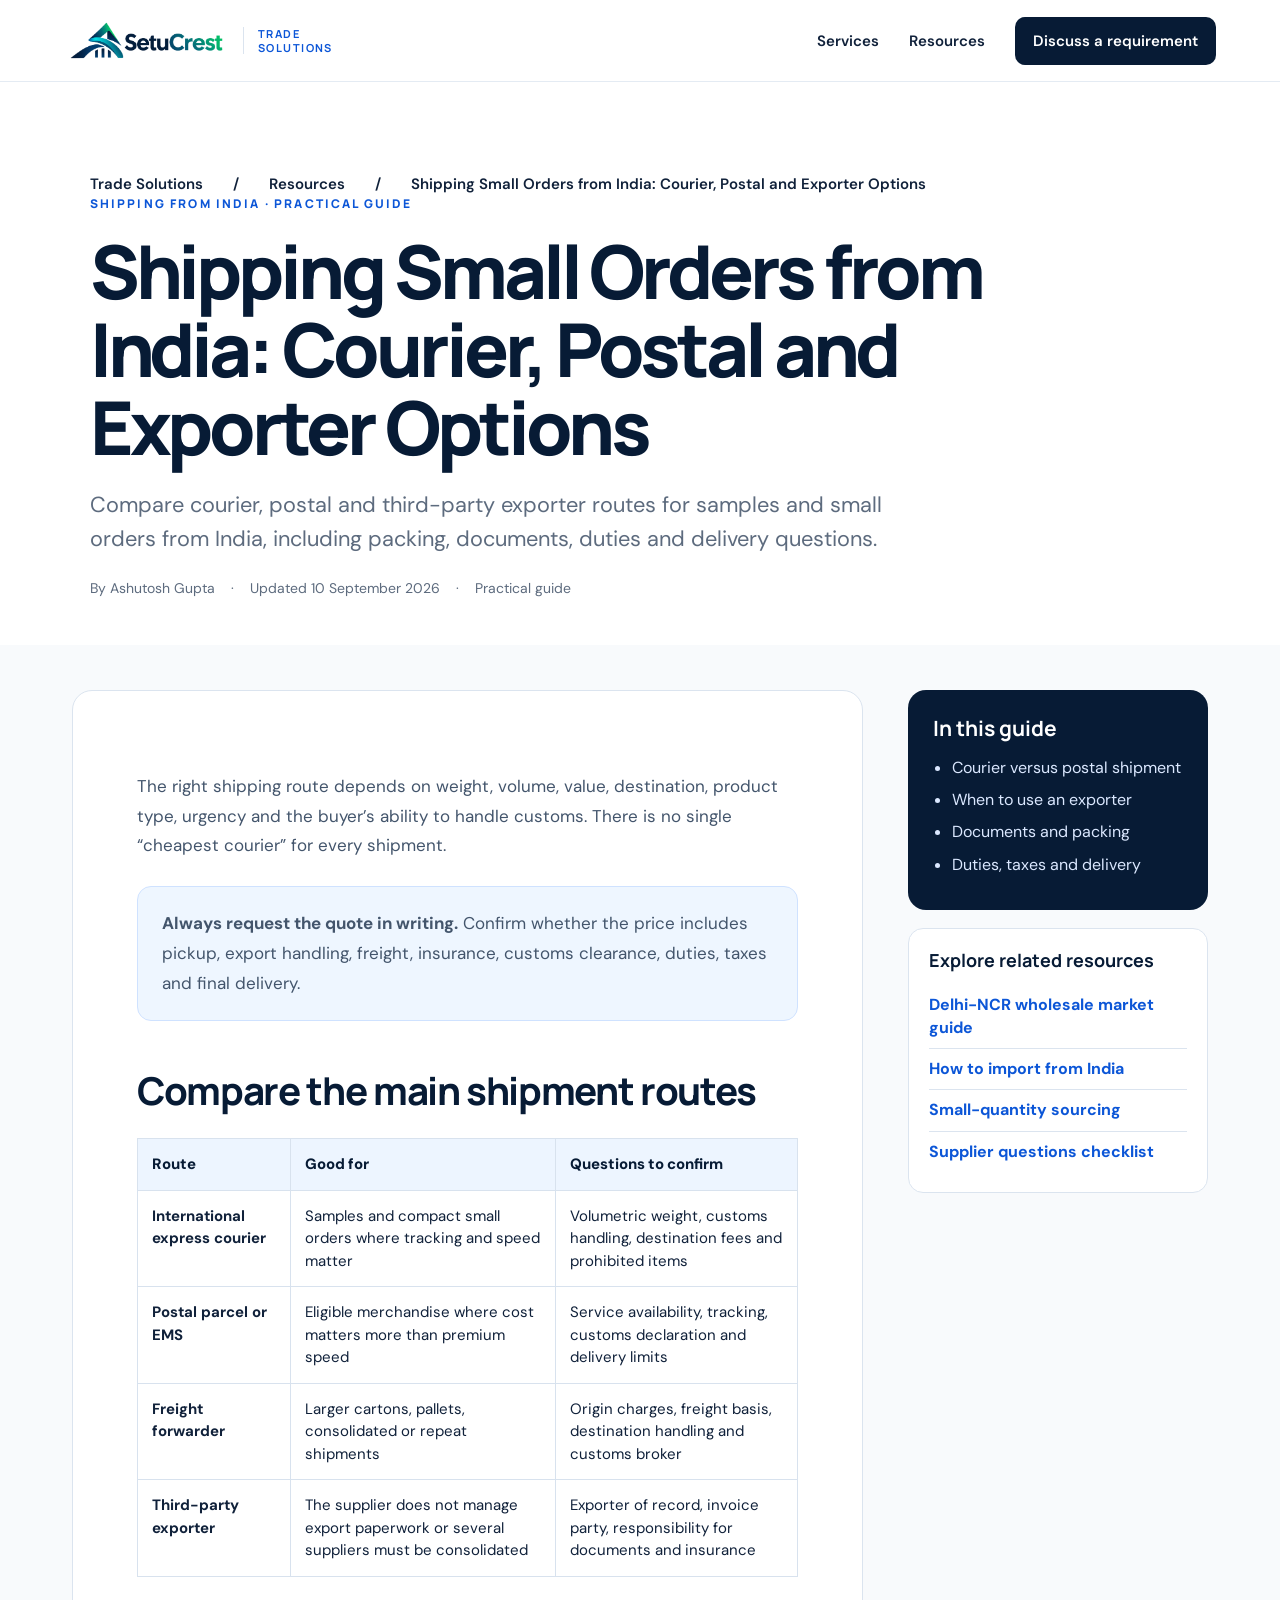
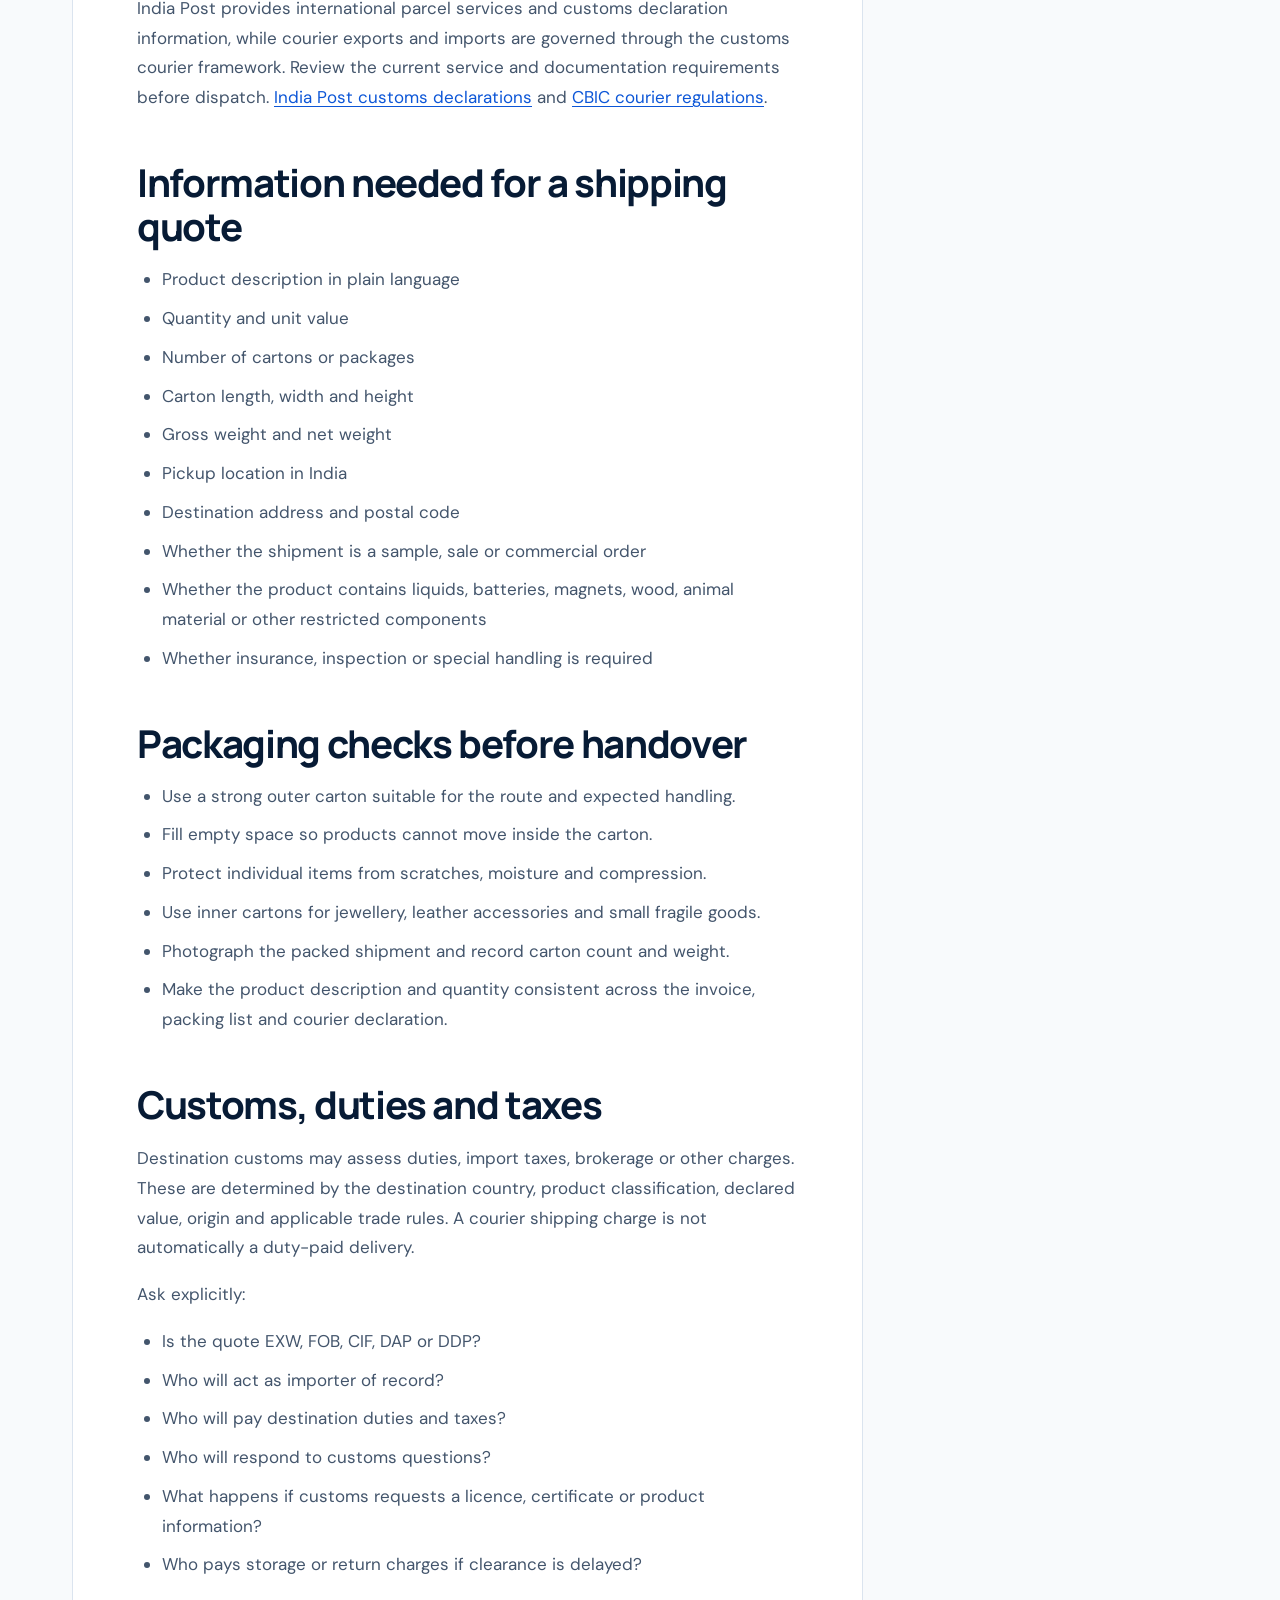
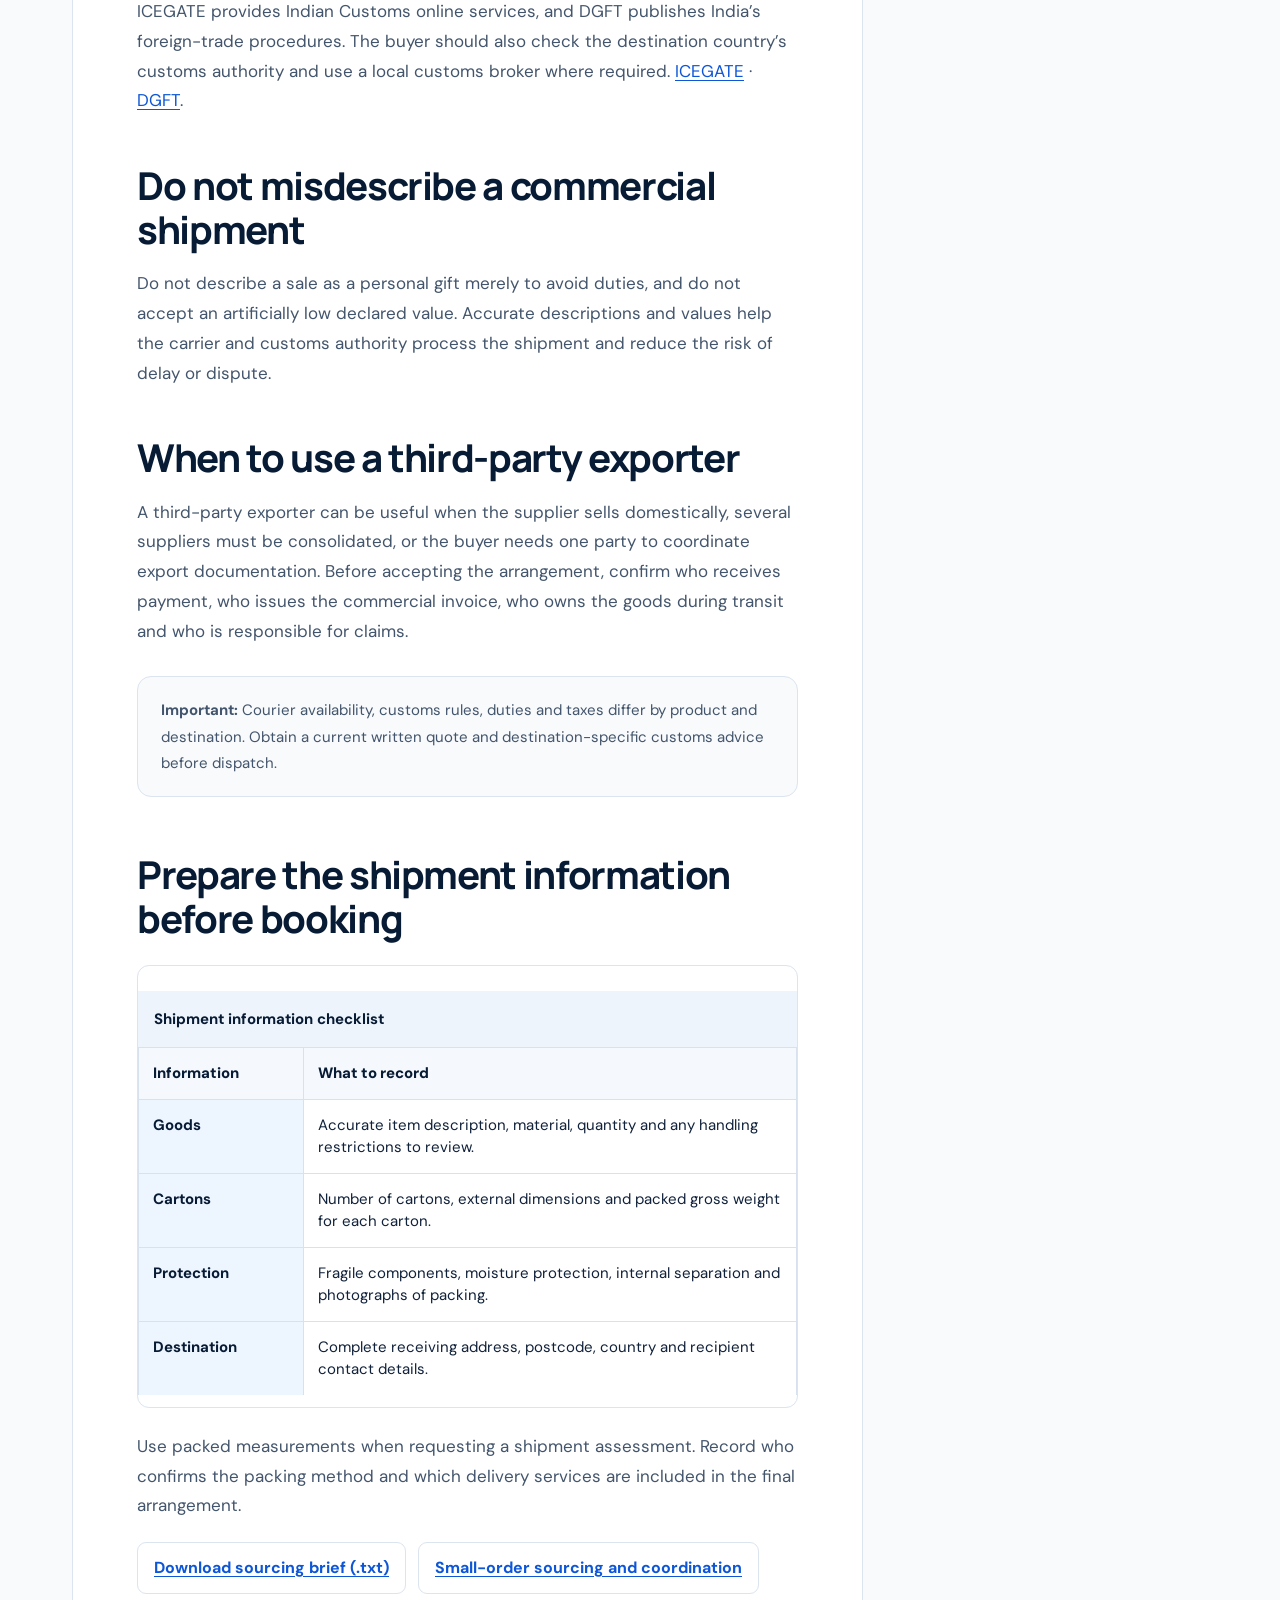
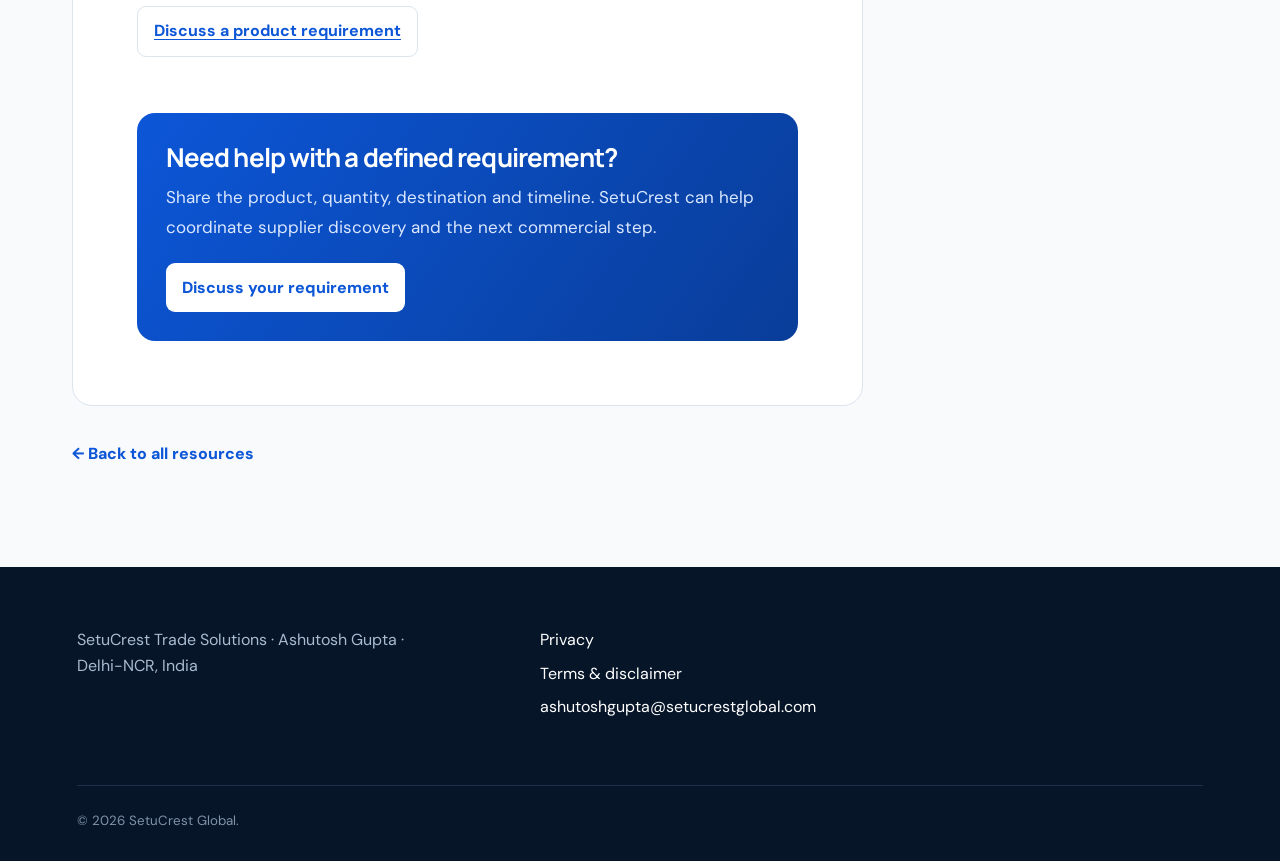
<file: resources/shipping-small-orders-from-india/index.html>
<!doctype html>
<html lang="en-IN">
<head>
  <meta charset="utf-8">
  <meta name="viewport" content="width=device-width, initial-scale=1">
  <title>Shipping Small Orders from India: Courier, Postal and Exporter Options | SetuCrest</title>
  <meta name="description" content="Compare courier, postal and third-party exporter routes for samples and small orders from India, including packing, documents, duties and delivery questions.">
  <meta name="robots" content="index,follow,max-image-preview:large,max-snippet:-1,max-video-preview:-1">
  <meta name="author" content="Ashutosh Gupta">
  <link rel="canonical" href="https://trade-solutions.setucrestglobal.com/resources/shipping-small-orders-from-india/">
  <meta property="og:type" content="article">
  <meta property="og:site_name" content="SetuCrest Trade Solutions">
  <meta property="og:title" content="Shipping Small Orders from India: Courier, Postal and Exporter Options | SetuCrest">
  <meta property="og:description" content="Compare courier, postal and third-party exporter routes for samples and small orders from India, including packing, documents, duties and delivery questions.">
  <meta property="og:url" content="https://trade-solutions.setucrestglobal.com/resources/shipping-small-orders-from-india/">
  <meta property="og:image" content="https://trade-solutions.setucrestglobal.com/assets/india-trade-hero.png">
  <meta property="og:image:alt" content="SetuCrest Trade Solutions resource about India sourcing and importing">
  <meta property="article:published_time" content="2026-09-08">
  <meta property="article:modified_time" content="2026-09-10">
  <meta name="twitter:card" content="summary_large_image">
  <meta name="twitter:title" content="Shipping Small Orders from India: Courier, Postal and Exporter Options | SetuCrest">
  <meta name="twitter:description" content="Compare courier, postal and third-party exporter routes for samples and small orders from India, including packing, documents, duties and delivery questions.">
  <meta name="twitter:image" content="https://trade-solutions.setucrestglobal.com/assets/india-trade-hero.png">
  <link rel="icon" href="../../assets/setucrest-logo.png" type="image/png">
  <link rel="preconnect" href="https://fonts.googleapis.com">
  <link rel="preconnect" href="https://fonts.gstatic.com" crossorigin>
  <link href="https://fonts.googleapis.com/css2?family=DM+Sans:wght@400;500;600;700&family=Manrope:wght@500;600;700;800&display=swap" rel="stylesheet">
  <link rel="stylesheet" href="../../assets/styles.css">
  <link rel="stylesheet" href="../../assets/resource-page.css">
  <script type="application/ld+json">{"@context":"https://schema.org","@type":"Article","@id":"https://trade-solutions.setucrestglobal.com/resources/shipping-small-orders-from-india/#article","headline":"Shipping Small Orders from India: Courier, Postal and Exporter Options","description":"Compare courier, postal and third-party exporter routes for samples and small orders from India, including packing, documents, duties and delivery questions.","author":{"@type":"Person","name":"Ashutosh Gupta","url":"https://trade-solutions.setucrestglobal.com/"},"publisher":{"@type":"Organization","name":"SetuCrest Global","url":"https://setucrestglobal.com/"},"mainEntityOfPage":{"@type":"WebPage","@id":"https://trade-solutions.setucrestglobal.com/resources/shipping-small-orders-from-india/"},"image":"https://trade-solutions.setucrestglobal.com/assets/india-trade-hero.png","datePublished":"2026-09-08","dateModified":"2026-09-10","inLanguage":"en-IN"}</script>
  <script type="application/ld+json">{"@context":"https://schema.org","@type":"BreadcrumbList","itemListElement":[{"@type":"ListItem","position":1,"name":"SetuCrest Trade Solutions","item":"https://trade-solutions.setucrestglobal.com/"},{"@type":"ListItem","position":2,"name":"Resources","item":"https://trade-solutions.setucrestglobal.com/resources/"},{"@type":"ListItem","position":3,"name":"Shipping Small Orders from India: Courier, Postal and Exporter Options","item":"https://trade-solutions.setucrestglobal.com/resources/shipping-small-orders-from-india/"}]}</script>
  <!-- Google tag (gtag.js) -->
  <script async src="https://www.googletagmanager.com/gtag/js?id=G-NQDR6R521P"></script>
  <script>
    window.dataLayer = window.dataLayer || [];
    function gtag(){dataLayer.push(arguments);}
    gtag('js', new Date());
    gtag('config', 'G-NQDR6R521P');
  </script>
  <!-- Microsoft Clarity: SetuCrest Trade Solutions -->
  <script type="text/javascript">
    (function(c,l,a,r,i,t,y){
      c[a]=c[a]||function(){(c[a].q=c[a].q||[]).push(arguments)};
      t=l.createElement(r);t.async=1;t.src="https://www.clarity.ms/tag/"+i;
      y=l.getElementsByTagName(r)[0];y.parentNode.insertBefore(t,y);
    })(window, document, "clarity", "script", "ye3jl4kydo");
  </script>
</head>
<body>
<header class="site-header">
  <a class="brand" href="../../" aria-label="SetuCrest Trade Solutions home">
    <img src="../../assets/setucrest-logo.webp" alt="SetuCrest" width="2095" height="751">
    <span class="division-label">Trade Solutions</span>
  </a>
  <nav aria-label="Primary navigation">
    <a href="../../#services">Services</a>
    <a href="../">Resources</a>
    <a class="nav-cta" href="../../#contact">Discuss a requirement</a>
  </nav>
</header>
<main class="article-main">
  <section class="article-hero">
    <div class="resource-shell">
      <nav class="breadcrumbs" aria-label="Breadcrumb"><a href="../../">Trade Solutions</a><span>/</span><a href="../">Resources</a><span>/</span><span>Shipping Small Orders from India: Courier, Postal and Exporter Options</span></nav>
      <p class="eyebrow">SHIPPING FROM INDIA · PRACTICAL GUIDE</p>
      <h1>Shipping Small Orders from India: Courier, Postal and Exporter Options</h1>
      <p class="article-dek">Compare courier, postal and third-party exporter routes for samples and small orders from India, including packing, documents, duties and delivery questions.</p>
      <div class="article-meta"><span>By Ashutosh Gupta</span><span>·</span><span>Updated 10 September 2026</span><span>·</span><span>Practical guide</span></div>
    </div>
  </section>
  <div class="article-layout">
    <article class="article-body">
      
<p>The right shipping route depends on weight, volume, value, destination, product type, urgency and the buyer’s ability to handle customs. There is no single “cheapest courier” for every shipment.</p>
<div class="article-note"><p><strong>Always request the quote in writing.</strong> Confirm whether the price includes pickup, export handling, freight, insurance, customs clearance, duties, taxes and final delivery.</p></div>
<h2>Compare the main shipment routes</h2>
<table>
<thead><tr><th scope="col">Route</th><th scope="col">Good for</th><th scope="col">Questions to confirm</th></tr></thead>
<tbody>
<tr><td><strong>International express courier</strong></td><td>Samples and compact small orders where tracking and speed matter</td><td>Volumetric weight, customs handling, destination fees and prohibited items</td></tr>
<tr><td><strong>Postal parcel or EMS</strong></td><td>Eligible merchandise where cost matters more than premium speed</td><td>Service availability, tracking, customs declaration and delivery limits</td></tr>
<tr><td><strong>Freight forwarder</strong></td><td>Larger cartons, pallets, consolidated or repeat shipments</td><td>Origin charges, freight basis, destination handling and customs broker</td></tr>
<tr><td><strong>Third-party exporter</strong></td><td>The supplier does not manage export paperwork or several suppliers must be consolidated</td><td>Exporter of record, invoice party, responsibility for documents and insurance</td></tr>
</tbody>
</table>
<p>India Post provides international parcel services and customs declaration information, while courier exports and imports are governed through the customs courier framework. Review the current service and documentation requirements before dispatch. <a href="https://www.indiapost.gov.in/documents/reports/customs-declaration" target="_blank" rel="noopener">India Post customs declarations</a> and <a href="https://courier.cbic.gov.in/ECCS/regulation.jsp" target="_blank" rel="noopener">CBIC courier regulations</a>.</p>
<h2>Information needed for a shipping quote</h2>
<ul>
<li>Product description in plain language</li>
<li>Quantity and unit value</li>
<li>Number of cartons or packages</li>
<li>Carton length, width and height</li>
<li>Gross weight and net weight</li>
<li>Pickup location in India</li>
<li>Destination address and postal code</li>
<li>Whether the shipment is a sample, sale or commercial order</li>
<li>Whether the product contains liquids, batteries, magnets, wood, animal material or other restricted components</li>
<li>Whether insurance, inspection or special handling is required</li>
</ul>
<h2>Packaging checks before handover</h2>
<ul>
<li>Use a strong outer carton suitable for the route and expected handling.</li>
<li>Fill empty space so products cannot move inside the carton.</li>
<li>Protect individual items from scratches, moisture and compression.</li>
<li>Use inner cartons for jewellery, leather accessories and small fragile goods.</li>
<li>Photograph the packed shipment and record carton count and weight.</li>
<li>Make the product description and quantity consistent across the invoice, packing list and courier declaration.</li>
</ul>
<h2>Customs, duties and taxes</h2>
<p>Destination customs may assess duties, import taxes, brokerage or other charges. These are determined by the destination country, product classification, declared value, origin and applicable trade rules. A courier shipping charge is not automatically a duty-paid delivery.</p>
<p>Ask explicitly:</p>
<ul>
<li>Is the quote EXW, FOB, CIF, DAP or DDP?</li>
<li>Who will act as importer of record?</li>
<li>Who will pay destination duties and taxes?</li>
<li>Who will respond to customs questions?</li>
<li>What happens if customs requests a licence, certificate or product information?</li>
<li>Who pays storage or return charges if clearance is delayed?</li>
</ul>
<p>ICEGATE provides Indian Customs online services, and DGFT publishes India’s foreign-trade procedures. The buyer should also check the destination country’s customs authority and use a local customs broker where required. <a href="https://www.icegate.gov.in/" target="_blank" rel="noopener">ICEGATE</a> · <a href="https://www.dgft.gov.in/" target="_blank" rel="noopener">DGFT</a>.</p>
<h2>Do not misdescribe a commercial shipment</h2>
<p>Do not describe a sale as a personal gift merely to avoid duties, and do not accept an artificially low declared value. Accurate descriptions and values help the carrier and customs authority process the shipment and reduce the risk of delay or dispute.</p>
<h2>When to use a third-party exporter</h2>
<p>A third-party exporter can be useful when the supplier sells domestically, several suppliers must be consolidated, or the buyer needs one party to coordinate export documentation. Before accepting the arrangement, confirm who receives payment, who issues the commercial invoice, who owns the goods during transit and who is responsible for claims.</p>
<div class="article-disclaimer"><p><strong>Important:</strong> Courier availability, customs rules, duties and taxes differ by product and destination. Obtain a current written quote and destination-specific customs advice before dispatch.</p></div>

      <section class="buying-guide"><h2 id="shipment-information">Prepare the shipment information before booking</h2><div class="buying-table-wrap" role="region" aria-label="Shipment information checklist" tabindex="0"><table class="buying-table"><caption>Shipment information checklist</caption><thead><tr><th scope="col">Information</th><th scope="col">What to record</th></tr></thead><tbody><tr><th scope="row">Goods</th><td>Accurate item description, material, quantity and any handling restrictions to review.</td></tr><tr><th scope="row">Cartons</th><td>Number of cartons, external dimensions and packed gross weight for each carton.</td></tr><tr><th scope="row">Protection</th><td>Fragile components, moisture protection, internal separation and photographs of packing.</td></tr><tr><th scope="row">Destination</th><td>Complete receiving address, postcode, country and recipient contact details.</td></tr></tbody></table></div><p>Use packed measurements when requesting a shipment assessment. Record who confirms the packing method and which delivery services are included in the final arrangement.</p><div class="buying-links"><a href="/downloads/sourcing-requirement-template.txt" download>Download sourcing brief (.txt)</a><a href="/small-quantity-sourcing-india/">Small-order sourcing and coordination</a><a href="/india-sourcing-services/">Discuss a product requirement</a></div></section><div class="article-cta"><h2>Need help with a defined requirement?</h2><p>Share the product, quantity, destination and timeline. SetuCrest can help coordinate supplier discovery and the next commercial step.</p><a href="../../#contact">Discuss your requirement</a></div>
    </article>
    <aside class="article-aside">
      <div class="article-aside-card"><h2>In this guide</h2><ul><li>Courier versus postal shipment</li><li>When to use an exporter</li><li>Documents and packing</li><li>Duties, taxes and delivery</li></ul></div>
      <div class="article-aside-links"><h2>Explore related resources</h2><a href="../delhi-ncr-wholesale-market-guide/">Delhi-NCR wholesale market guide</a><a href="../import-products-from-india/">How to import from India</a><a href="../small-quantity-sourcing-from-india/">Small-quantity sourcing</a><a href="../questions-to-ask-indian-suppliers/">Supplier questions checklist</a></div>
    </aside>
  </div>
  <div class="article-footer"><a href="../">← Back to all resources</a></div>
</main>
<footer class="service-footer">
  <p>SetuCrest Trade Solutions · Ashutosh Gupta · Delhi-NCR, India</p>
  <div><a href="https://setucrestglobal.com/privacy/">Privacy</a><a href="https://setucrestglobal.com/terms/">Terms &amp; disclaimer</a><a href="mailto:ashutoshgupta@setucrestglobal.com">ashutoshgupta@setucrestglobal.com</a></div>
  <small>© 2026 SetuCrest Global.</small>
</footer>
<script src="/assets/site.js" defer></script>
</body>
</html>
</file>
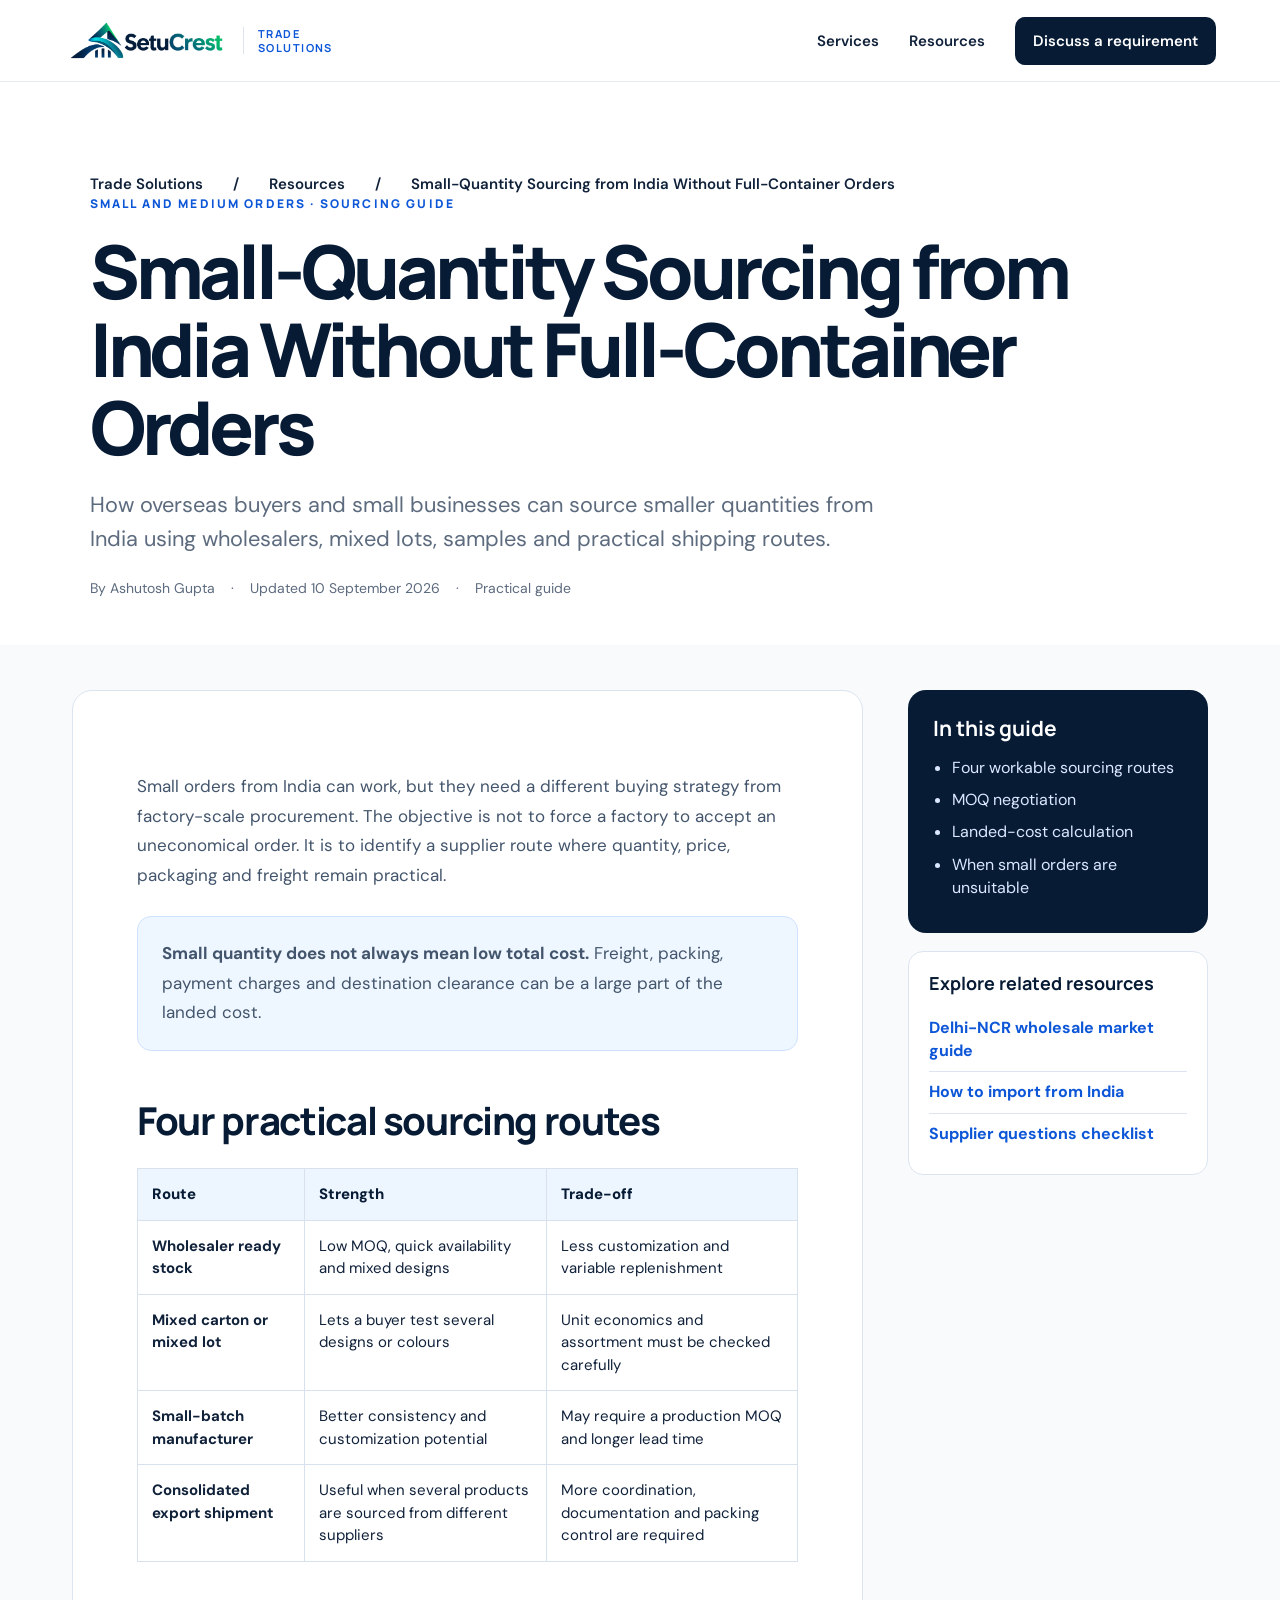
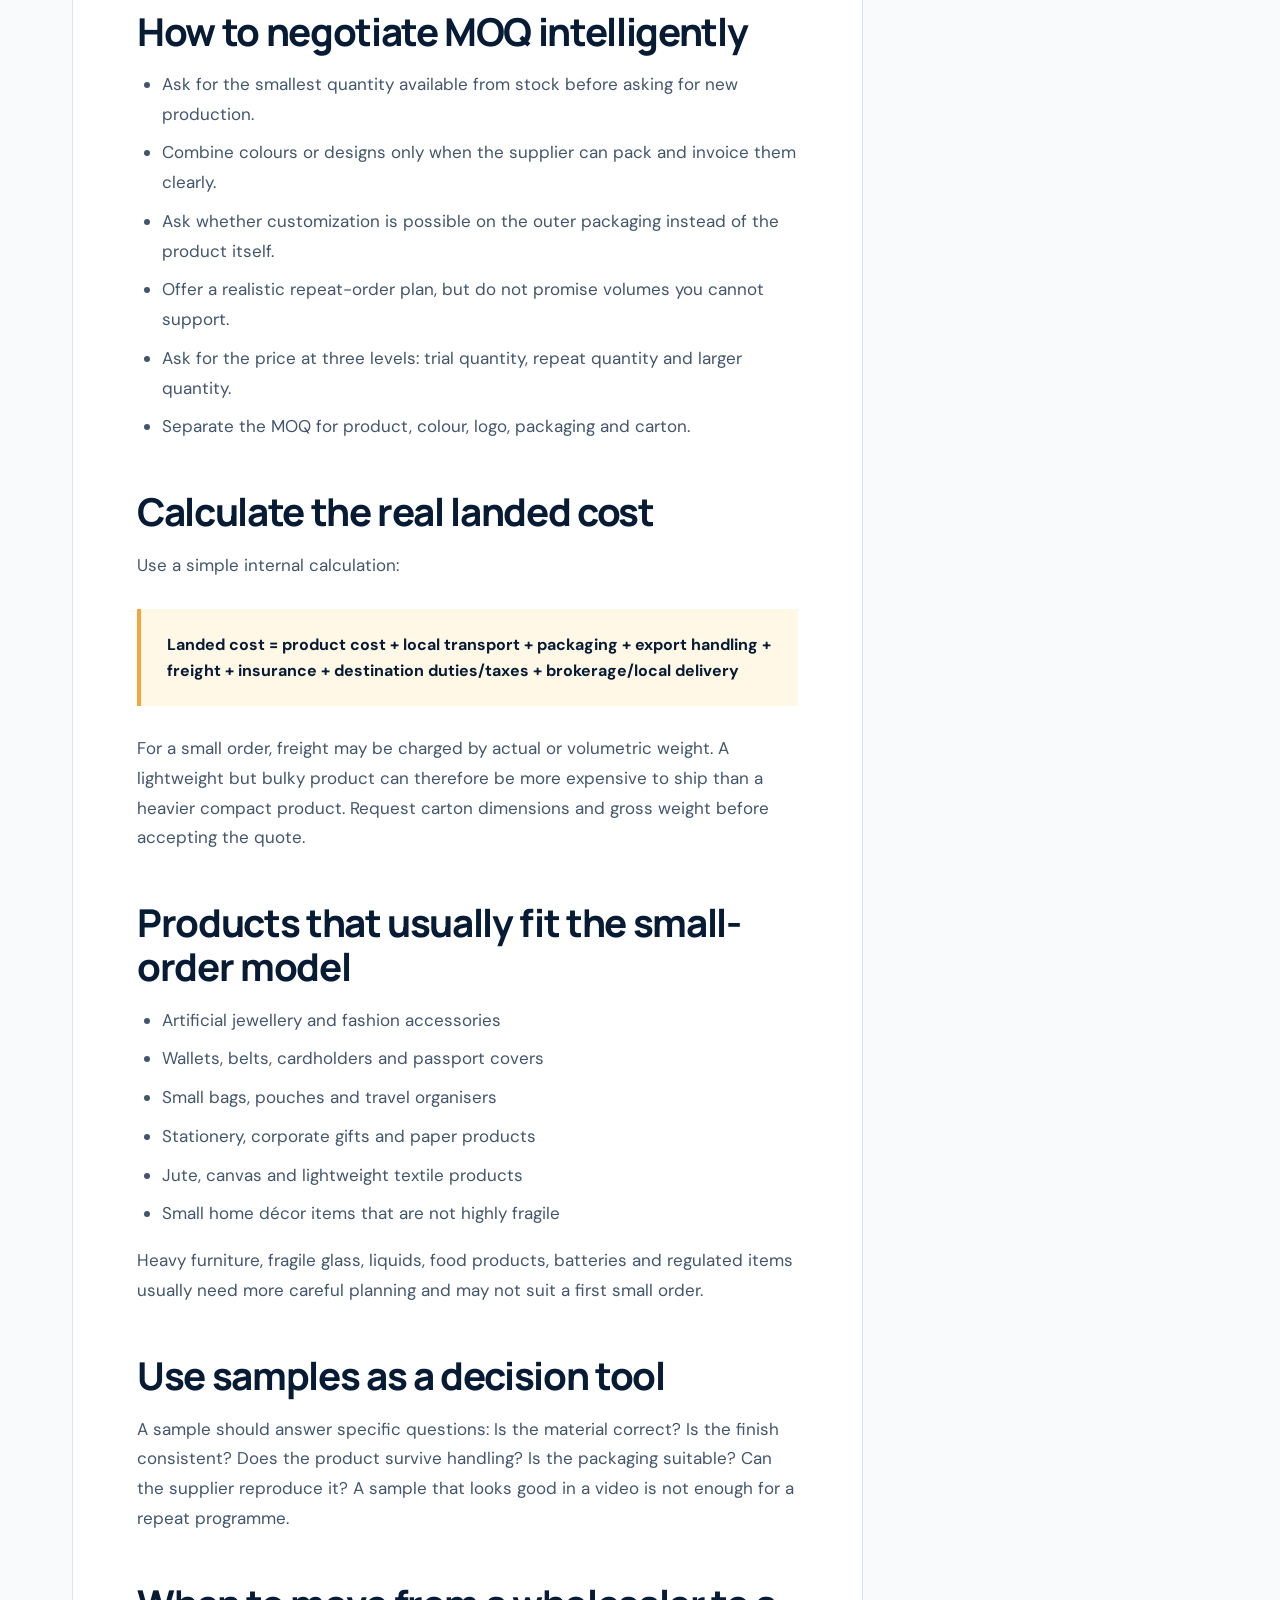
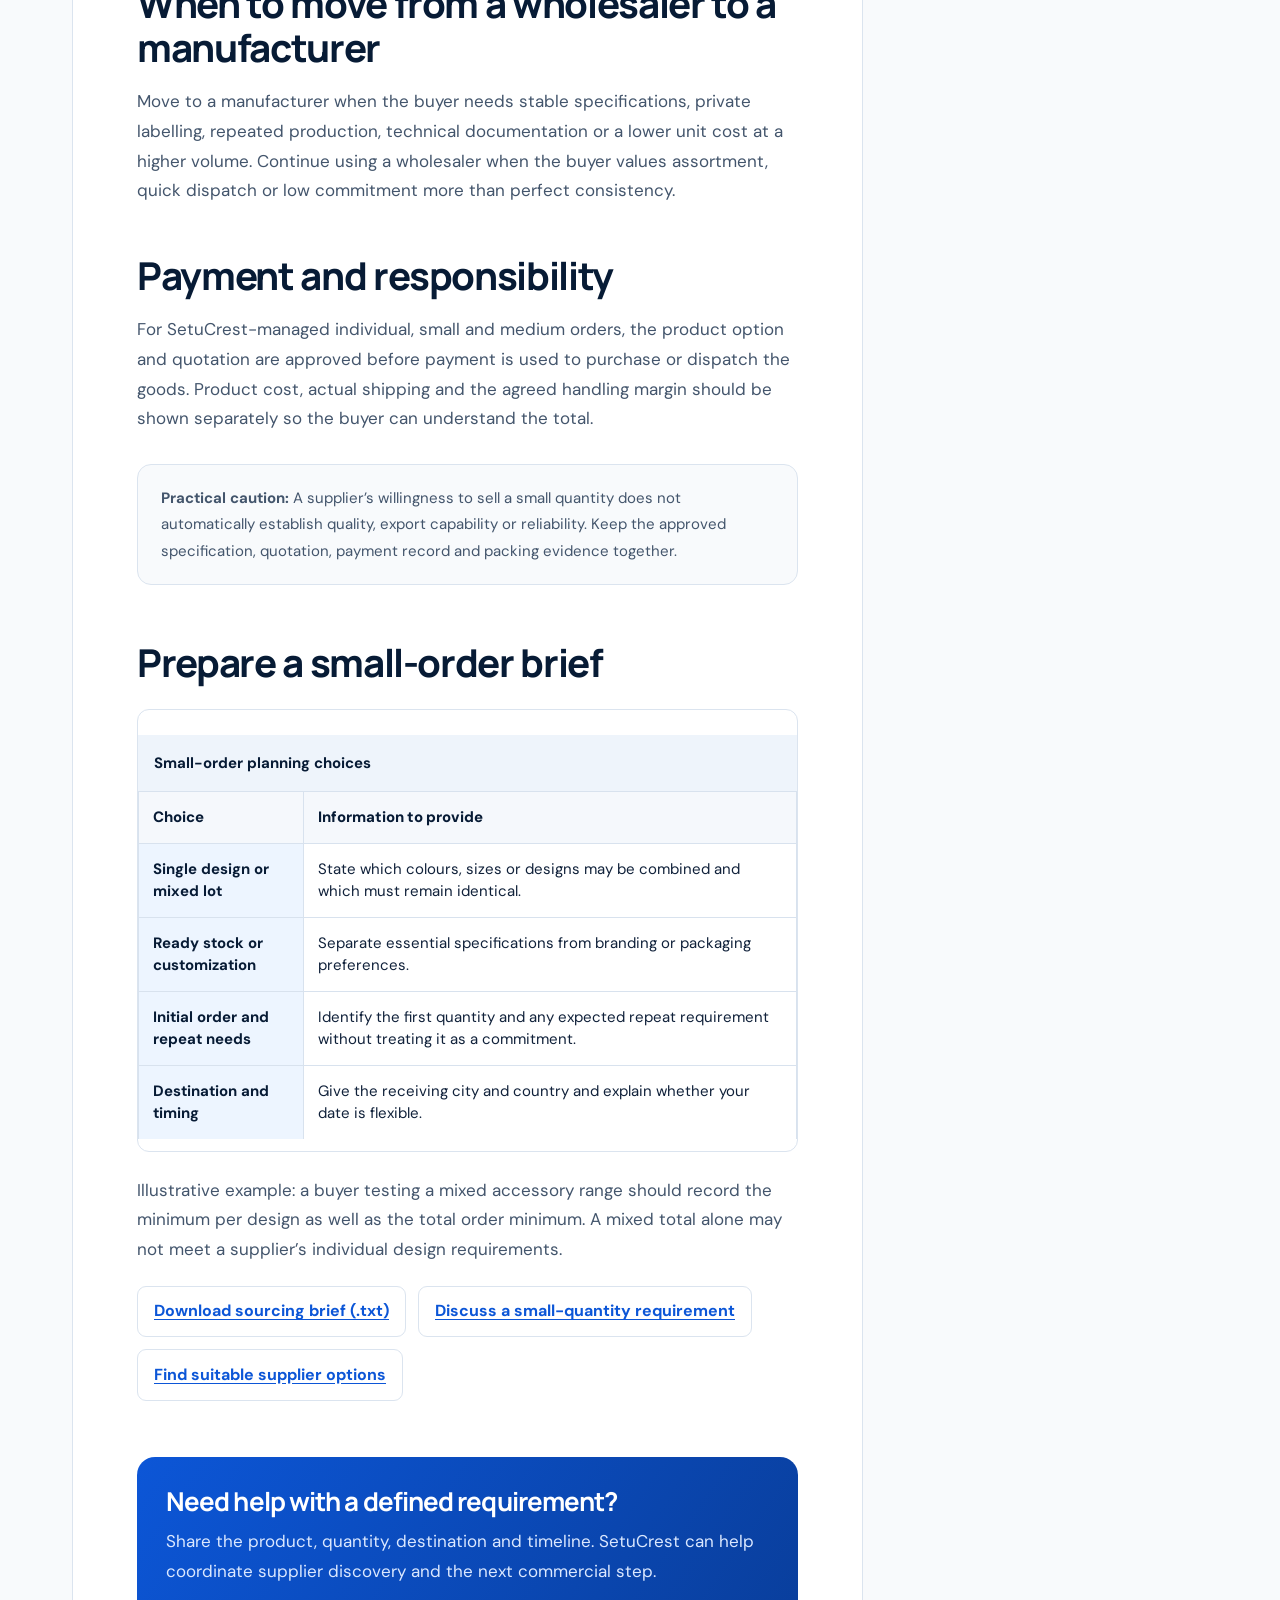
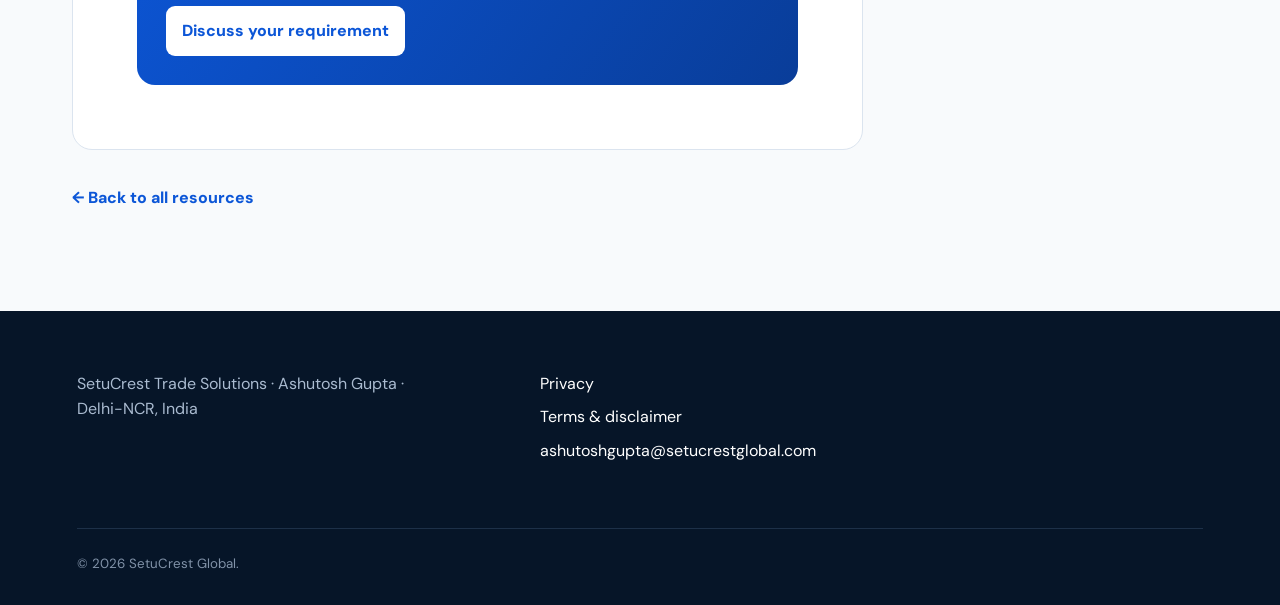
<file: resources/small-quantity-sourcing-from-india/index.html>
<!doctype html>
<html lang="en-IN">
<head>
  <meta charset="utf-8">
  <meta name="viewport" content="width=device-width, initial-scale=1">
  <title>Small-Quantity Sourcing from India Without Full-Container Orders | SetuCrest</title>
  <meta name="description" content="How overseas buyers and small businesses can source smaller quantities from India using wholesalers, mixed lots, samples and practical shipping routes.">
  <meta name="robots" content="index,follow,max-image-preview:large,max-snippet:-1,max-video-preview:-1">
  <meta name="author" content="Ashutosh Gupta">
  <link rel="canonical" href="https://trade-solutions.setucrestglobal.com/resources/small-quantity-sourcing-from-india/">
  <meta property="og:type" content="article">
  <meta property="og:site_name" content="SetuCrest Trade Solutions">
  <meta property="og:title" content="Small-Quantity Sourcing from India Without Full-Container Orders | SetuCrest">
  <meta property="og:description" content="How overseas buyers and small businesses can source smaller quantities from India using wholesalers, mixed lots, samples and practical shipping routes.">
  <meta property="og:url" content="https://trade-solutions.setucrestglobal.com/resources/small-quantity-sourcing-from-india/">
  <meta property="og:image" content="https://trade-solutions.setucrestglobal.com/assets/india-trade-hero.png">
  <meta property="og:image:alt" content="SetuCrest Trade Solutions resource about India sourcing and importing">
  <meta property="article:published_time" content="2026-09-08">
  <meta property="article:modified_time" content="2026-09-10">
  <meta name="twitter:card" content="summary_large_image">
  <meta name="twitter:title" content="Small-Quantity Sourcing from India Without Full-Container Orders | SetuCrest">
  <meta name="twitter:description" content="How overseas buyers and small businesses can source smaller quantities from India using wholesalers, mixed lots, samples and practical shipping routes.">
  <meta name="twitter:image" content="https://trade-solutions.setucrestglobal.com/assets/india-trade-hero.png">
  <link rel="icon" href="../../assets/setucrest-logo.png" type="image/png">
  <link rel="preconnect" href="https://fonts.googleapis.com">
  <link rel="preconnect" href="https://fonts.gstatic.com" crossorigin>
  <link href="https://fonts.googleapis.com/css2?family=DM+Sans:wght@400;500;600;700&family=Manrope:wght@500;600;700;800&display=swap" rel="stylesheet">
  <link rel="stylesheet" href="../../assets/styles.css">
  <link rel="stylesheet" href="../../assets/resource-page.css">
  <script type="application/ld+json">{"@context":"https://schema.org","@type":"Article","@id":"https://trade-solutions.setucrestglobal.com/resources/small-quantity-sourcing-from-india/#article","headline":"Small-Quantity Sourcing from India Without Full-Container Orders","description":"How overseas buyers and small businesses can source smaller quantities from India using wholesalers, mixed lots, samples and practical shipping routes.","author":{"@type":"Person","name":"Ashutosh Gupta","url":"https://trade-solutions.setucrestglobal.com/"},"publisher":{"@type":"Organization","name":"SetuCrest Global","url":"https://setucrestglobal.com/"},"mainEntityOfPage":{"@type":"WebPage","@id":"https://trade-solutions.setucrestglobal.com/resources/small-quantity-sourcing-from-india/"},"image":"https://trade-solutions.setucrestglobal.com/assets/india-trade-hero.png","datePublished":"2026-09-08","dateModified":"2026-09-10","inLanguage":"en-IN"}</script>
  <script type="application/ld+json">{"@context":"https://schema.org","@type":"BreadcrumbList","itemListElement":[{"@type":"ListItem","position":1,"name":"SetuCrest Trade Solutions","item":"https://trade-solutions.setucrestglobal.com/"},{"@type":"ListItem","position":2,"name":"Resources","item":"https://trade-solutions.setucrestglobal.com/resources/"},{"@type":"ListItem","position":3,"name":"Small-Quantity Sourcing from India Without Full-Container Orders","item":"https://trade-solutions.setucrestglobal.com/resources/small-quantity-sourcing-from-india/"}]}</script>
  <!-- Google tag (gtag.js) -->
  <script async src="https://www.googletagmanager.com/gtag/js?id=G-NQDR6R521P"></script>
  <script>
    window.dataLayer = window.dataLayer || [];
    function gtag(){dataLayer.push(arguments);}
    gtag('js', new Date());
    gtag('config', 'G-NQDR6R521P');
  </script>
  <!-- Microsoft Clarity: SetuCrest Trade Solutions -->
  <script type="text/javascript">
    (function(c,l,a,r,i,t,y){
      c[a]=c[a]||function(){(c[a].q=c[a].q||[]).push(arguments)};
      t=l.createElement(r);t.async=1;t.src="https://www.clarity.ms/tag/"+i;
      y=l.getElementsByTagName(r)[0];y.parentNode.insertBefore(t,y);
    })(window, document, "clarity", "script", "ye3jl4kydo");
  </script>
</head>
<body>
<header class="site-header">
  <a class="brand" href="../../" aria-label="SetuCrest Trade Solutions home">
    <img src="../../assets/setucrest-logo.webp" alt="SetuCrest" width="2095" height="751">
    <span class="division-label">Trade Solutions</span>
  </a>
  <nav aria-label="Primary navigation">
    <a href="../../#services">Services</a>
    <a href="../">Resources</a>
    <a class="nav-cta" href="../../#contact">Discuss a requirement</a>
  </nav>
</header>
<main class="article-main">
  <section class="article-hero">
    <div class="resource-shell">
      <nav class="breadcrumbs" aria-label="Breadcrumb"><a href="../../">Trade Solutions</a><span>/</span><a href="../">Resources</a><span>/</span><span>Small-Quantity Sourcing from India Without Full-Container Orders</span></nav>
      <p class="eyebrow">SMALL AND MEDIUM ORDERS · SOURCING GUIDE</p>
      <h1>Small-Quantity Sourcing from India Without Full-Container Orders</h1>
      <p class="article-dek">How overseas buyers and small businesses can source smaller quantities from India using wholesalers, mixed lots, samples and practical shipping routes.</p>
      <div class="article-meta"><span>By Ashutosh Gupta</span><span>·</span><span>Updated 10 September 2026</span><span>·</span><span>Practical guide</span></div>
    </div>
  </section>
  <div class="article-layout">
    <article class="article-body">
      
<p>Small orders from India can work, but they need a different buying strategy from factory-scale procurement. The objective is not to force a factory to accept an uneconomical order. It is to identify a supplier route where quantity, price, packaging and freight remain practical.</p>
<div class="article-note"><p><strong>Small quantity does not always mean low total cost.</strong> Freight, packing, payment charges and destination clearance can be a large part of the landed cost.</p></div>
<h2>Four practical sourcing routes</h2>
<table>
<thead><tr><th scope="col">Route</th><th scope="col">Strength</th><th scope="col">Trade-off</th></tr></thead>
<tbody>
<tr><td><strong>Wholesaler ready stock</strong></td><td>Low MOQ, quick availability and mixed designs</td><td>Less customization and variable replenishment</td></tr>
<tr><td><strong>Mixed carton or mixed lot</strong></td><td>Lets a buyer test several designs or colours</td><td>Unit economics and assortment must be checked carefully</td></tr>
<tr><td><strong>Small-batch manufacturer</strong></td><td>Better consistency and customization potential</td><td>May require a production MOQ and longer lead time</td></tr>
<tr><td><strong>Consolidated export shipment</strong></td><td>Useful when several products are sourced from different suppliers</td><td>More coordination, documentation and packing control are required</td></tr>
</tbody>
</table>
<h2>How to negotiate MOQ intelligently</h2>
<ul>
<li>Ask for the smallest quantity available from stock before asking for new production.</li>
<li>Combine colours or designs only when the supplier can pack and invoice them clearly.</li>
<li>Ask whether customization is possible on the outer packaging instead of the product itself.</li>
<li>Offer a realistic repeat-order plan, but do not promise volumes you cannot support.</li>
<li>Ask for the price at three levels: trial quantity, repeat quantity and larger quantity.</li>
<li>Separate the MOQ for product, colour, logo, packaging and carton.</li>
</ul>
<h2>Calculate the real landed cost</h2>
<p>Use a simple internal calculation:</p>
<blockquote>Landed cost = product cost + local transport + packaging + export handling + freight + insurance + destination duties/taxes + brokerage/local delivery</blockquote>
<p>For a small order, freight may be charged by actual or volumetric weight. A lightweight but bulky product can therefore be more expensive to ship than a heavier compact product. Request carton dimensions and gross weight before accepting the quote.</p>
<h2>Products that usually fit the small-order model</h2>
<ul>
<li>Artificial jewellery and fashion accessories</li>
<li>Wallets, belts, cardholders and passport covers</li>
<li>Small bags, pouches and travel organisers</li>
<li>Stationery, corporate gifts and paper products</li>
<li>Jute, canvas and lightweight textile products</li>
<li>Small home décor items that are not highly fragile</li>
</ul>
<p>Heavy furniture, fragile glass, liquids, food products, batteries and regulated items usually need more careful planning and may not suit a first small order.</p>
<h2>Use samples as a decision tool</h2>
<p>A sample should answer specific questions: Is the material correct? Is the finish consistent? Does the product survive handling? Is the packaging suitable? Can the supplier reproduce it? A sample that looks good in a video is not enough for a repeat programme.</p>
<h2>When to move from a wholesaler to a manufacturer</h2>
<p>Move to a manufacturer when the buyer needs stable specifications, private labelling, repeated production, technical documentation or a lower unit cost at a higher volume. Continue using a wholesaler when the buyer values assortment, quick dispatch or low commitment more than perfect consistency.</p>
<h2>Payment and responsibility</h2>
<p>For SetuCrest-managed individual, small and medium orders, the product option and quotation are approved before payment is used to purchase or dispatch the goods. Product cost, actual shipping and the agreed handling margin should be shown separately so the buyer can understand the total.</p>
<div class="article-disclaimer"><p><strong>Practical caution:</strong> A supplier’s willingness to sell a small quantity does not automatically establish quality, export capability or reliability. Keep the approved specification, quotation, payment record and packing evidence together.</p></div>

      <section class="buying-guide"><h2 id="small-order-brief">Prepare a small-order brief</h2><div class="buying-table-wrap" role="region" aria-label="Small-order planning choices" tabindex="0"><table class="buying-table"><caption>Small-order planning choices</caption><thead><tr><th scope="col">Choice</th><th scope="col">Information to provide</th></tr></thead><tbody><tr><th scope="row">Single design or mixed lot</th><td>State which colours, sizes or designs may be combined and which must remain identical.</td></tr><tr><th scope="row">Ready stock or customization</th><td>Separate essential specifications from branding or packaging preferences.</td></tr><tr><th scope="row">Initial order and repeat needs</th><td>Identify the first quantity and any expected repeat requirement without treating it as a commitment.</td></tr><tr><th scope="row">Destination and timing</th><td>Give the receiving city and country and explain whether your date is flexible.</td></tr></tbody></table></div><p>Illustrative example: a buyer testing a mixed accessory range should record the minimum per design as well as the total order minimum. A mixed total alone may not meet a supplier’s individual design requirements.</p><div class="buying-links"><a href="/downloads/sourcing-requirement-template.txt" download>Download sourcing brief (.txt)</a><a href="/small-quantity-sourcing-india/">Discuss a small-quantity requirement</a><a href="/supplier-sourcing-india/">Find suitable supplier options</a></div></section><div class="article-cta"><h2>Need help with a defined requirement?</h2><p>Share the product, quantity, destination and timeline. SetuCrest can help coordinate supplier discovery and the next commercial step.</p><a href="../../#contact">Discuss your requirement</a></div>
    </article>
    <aside class="article-aside">
      <div class="article-aside-card"><h2>In this guide</h2><ul><li>Four workable sourcing routes</li><li>MOQ negotiation</li><li>Landed-cost calculation</li><li>When small orders are unsuitable</li></ul></div>
      <div class="article-aside-links"><h2>Explore related resources</h2><a href="../delhi-ncr-wholesale-market-guide/">Delhi-NCR wholesale market guide</a><a href="../import-products-from-india/">How to import from India</a><a href="../questions-to-ask-indian-suppliers/">Supplier questions checklist</a></div>
    </aside>
  </div>
  <div class="article-footer"><a href="../">← Back to all resources</a></div>
</main>
<footer class="service-footer">
  <p>SetuCrest Trade Solutions · Ashutosh Gupta · Delhi-NCR, India</p>
  <div><a href="https://setucrestglobal.com/privacy/">Privacy</a><a href="https://setucrestglobal.com/terms/">Terms &amp; disclaimer</a><a href="mailto:ashutoshgupta@setucrestglobal.com">ashutoshgupta@setucrestglobal.com</a></div>
  <small>© 2026 SetuCrest Global.</small>
</footer>
<script src="/assets/site.js" defer></script>
</body>
</html>
</file>
<file: assets/styles.css>
:root{--navy:#071b35;--blue:#0c56d7;--blue2:#2e75f0;--ink:#10213a;--muted:#5d6b7e;--pale:#eef4fb;--line:#dbe4ef;--amber:#f2a63b;--white:#fff;--radius:22px}
*{box-sizing:border-box}html{scroll-behavior:smooth}body{margin:0;color:var(--ink);font-family:"DM Sans",sans-serif;background:#fff;line-height:1.6}a{color:inherit;text-decoration:none}img{display:block;max-width:100%}button{font:inherit}.site-header{height:82px;display:flex;align-items:center;justify-content:space-between;padding:0 clamp(22px,5vw,76px);background:rgba(255,255,255,.95);backdrop-filter:blur(12px);border-bottom:1px solid rgba(219,228,239,.75);position:sticky;top:0;z-index:20}.brand{display:flex;align-items:center;gap:14px}.brand img{width:165px;height:59px;object-fit:contain}.division-label{border-left:1px solid var(--line);padding-left:14px;color:var(--blue);font:700 11px/1.25 "Manrope",sans-serif;letter-spacing:.13em;text-transform:uppercase;max-width:78px}nav{display:flex;align-items:center;gap:30px;font-size:15px;font-weight:600}nav>a:not(.nav-cta):hover{color:var(--blue)}.nav-cta{color:#fff;background:var(--navy);padding:12px 18px;border-radius:10px}.menu-button{display:none;border:0;background:transparent;font-weight:700}.hero{min-height:calc(100vh - 82px);display:grid;grid-template-columns:minmax(0,1.06fr) minmax(380px,.94fr);gap:clamp(35px,6vw,90px);align-items:center;padding:clamp(58px,8vw,112px) clamp(22px,6vw,92px);overflow:hidden;background:radial-gradient(circle at 3% 3%,#edf5ff 0,transparent 34%),#fff}.hero-copy{max-width:760px}.eyebrow{margin:0 0 20px;color:var(--blue);font:800 12px/1.4 "Manrope",sans-serif;letter-spacing:.18em}.hero h1{font:800 clamp(43px,5.7vw,82px)/1.03 "Manrope",sans-serif;letter-spacing:-.055em;margin:0 0 27px;color:var(--navy)}.hero-lede{font-size:clamp(18px,1.6vw,23px);line-height:1.55;color:var(--muted);max-width:690px;margin:0 0 34px}.hero-actions{display:flex;gap:13px;flex-wrap:wrap}.button{display:inline-flex;align-items:center;justify-content:center;gap:10px;padding:15px 21px;border-radius:11px;font-weight:700;transition:.2s transform,.2s background}.button:hover{transform:translateY(-2px)}.primary{background:var(--blue);color:#fff}.primary:hover{background:#0647b8}.secondary{border:1px solid var(--line);background:#fff}.trust-line{display:flex;gap:25px;flex-wrap:wrap;margin-top:40px;color:#536277;font-size:14px}.trust-line span:before{content:"";display:inline-block;width:6px;height:6px;background:var(--amber);border-radius:50%;margin:0 9px 2px 0}.hero-visual{position:relative;min-height:610px;border-radius:30px;overflow:hidden;background:linear-gradient(145deg,#0b2851,#0e64c7);box-shadow:0 30px 70px rgba(12,44,82,.18)}.hero-visual:after{content:"";position:absolute;inset:0;background:linear-gradient(180deg,transparent 48%,rgba(4,20,41,.7))}.hero-visual img{width:100%;height:100%;min-height:610px;object-fit:cover}.visual-note{position:absolute;z-index:2;left:30px;bottom:29px;color:#fff;display:flex;flex-direction:column}.visual-note span{font-size:14px;opacity:.8}.visual-note strong{font:700 22px/1.3 "Manrope",sans-serif}.pathways,.services,.process{padding:clamp(75px,9vw,132px) clamp(22px,6vw,92px)}.section-heading{max-width:760px;margin-bottom:48px}.section-heading h2,.who h2,.contact h2{font:750 clamp(33px,4vw,56px)/1.13 "Manrope",sans-serif;letter-spacing:-.04em;margin:0;color:var(--navy)}.section-heading>p:last-child{font-size:18px;color:var(--muted);max-width:660px}.pathway-grid{display:grid;grid-template-columns:1fr 1fr;gap:22px}.pathway-card{position:relative;padding:clamp(30px,4vw,52px);border-radius:var(--radius);overflow:hidden}.manufacturer{background:var(--navy);color:#fff}.buyer{background:var(--pale);color:var(--ink)}.card-number{position:absolute;right:30px;top:14px;font:800 88px/1 "Manrope",sans-serif;opacity:.08;margin:0}.card-kicker{font:700 12px "Manrope",sans-serif;letter-spacing:.16em;color:#82b1ff;margin:0 0 20px}.buyer .card-kicker{color:var(--blue)}.pathway-card h3{font:750 clamp(27px,3vw,40px)/1.15 "Manrope",sans-serif;letter-spacing:-.035em;max-width:520px;margin:0 0 18px}.pathway-card>p:not(.card-number):not(.card-kicker){font-size:17px;max-width:600px;opacity:.8}.pathway-card ul{list-style:none;padding:0;margin:30px 0}.pathway-card li{padding:10px 0 10px 25px;border-bottom:1px solid rgba(255,255,255,.12);position:relative}.buyer li{border-color:#d3dfec}.pathway-card li:before{content:"✓";position:absolute;left:0;color:var(--amber);font-weight:800}.pathway-card>a{font-weight:700;color:#8ebcff}.buyer>a{color:var(--blue)}.services{background:#f8fafc}.compact{display:grid;grid-template-columns:.55fr 1.35fr 1fr;gap:38px;max-width:none;align-items:start}.compact .eyebrow{margin-top:8px}.compact h2{font-size:clamp(31px,3.3vw,48px)}.compact>p:last-child{margin:8px 0}.service-list{border-top:1px solid var(--line)}.service-list article{display:grid;grid-template-columns:90px minmax(0,1fr);padding:34px 0;border-bottom:1px solid var(--line)}.service-list article>span{font:700 13px "Manrope",sans-serif;color:var(--blue)}.service-list h3{font:700 25px "Manrope",sans-serif;margin:0 0 6px}.service-list p{margin:0;color:var(--muted);font-size:17px;max-width:770px}.who{display:grid;grid-template-columns:1.05fr .95fr;gap:70px;align-items:center;background:var(--blue);color:#fff;padding:clamp(75px,9vw,125px) clamp(22px,6vw,92px)}.who .eyebrow{color:#bcd5ff}.who h2{color:#fff}.who-tags{display:flex;flex-wrap:wrap;gap:12px}.who-tags span{border:1px solid rgba(255,255,255,.3);background:rgba(255,255,255,.08);padding:12px 16px;border-radius:999px;font-weight:600}.process ol{list-style:none;padding:0;margin:0;display:grid;grid-template-columns:repeat(4,1fr);border-top:1px solid var(--line)}.process li{padding:32px 25px 0 0;border-right:1px solid var(--line);min-height:260px}.process li+li{padding-left:25px}.process li:last-child{border:0}.process li>span{color:var(--blue);font-weight:800}.process h3{font:700 24px "Manrope",sans-serif;margin:32px 0 9px}.process li p{color:var(--muted);margin:0}.principle{background:var(--navy);color:#fff;padding:clamp(78px,10vw,145px) clamp(22px,10vw,160px);text-align:center}.principle .eyebrow{color:#83b3ff}.principle blockquote{font:650 clamp(31px,4vw,55px)/1.25 "Manrope",sans-serif;letter-spacing:-.035em;max-width:1050px;margin:0 auto 34px}.principle>p:last-child{color:#aabbd0;max-width:840px;margin:auto;font-size:16px}.contact{margin:clamp(60px,8vw,110px) clamp(22px,6vw,92px);padding:clamp(40px,6vw,76px);background:linear-gradient(125deg,#0c56d7,#093d99);border-radius:28px;color:#fff;display:flex;align-items:end;justify-content:space-between;gap:50px}.contact .eyebrow{color:#c8dcff}.contact h2{color:#fff;max-width:780px}.contact div>p:last-child{color:#dbe8ff;font-size:17px;max-width:680px}.light{background:#fff;color:var(--navy);flex:none}footer{background:#061528;color:#fff;padding:60px clamp(22px,6vw,92px) 30px;display:grid;grid-template-columns:1fr 1fr 1fr;gap:35px;align-items:start}.footer-brand img{filter:brightness(0) invert(1);opacity:.94}.footer-brand .division-label{color:#8ebcff;border-color:#314761}footer>p{color:#aabbd0;margin:0}footer>div{display:flex;flex-direction:column;gap:8px;justify-self:end}footer>div a:hover{color:#8ebcff}footer>small{grid-column:1/-1;border-top:1px solid #1d3048;padding-top:24px;margin-top:30px;color:#8192a8}
@media(max-width:950px){nav{display:none;position:absolute;top:81px;left:0;right:0;background:#fff;padding:24px;flex-direction:column;align-items:stretch;border-bottom:1px solid var(--line)}nav.open{display:flex}.menu-button{display:block}.hero{grid-template-columns:1fr;padding-top:70px}.hero-visual{min-height:430px}.hero-visual img{min-height:430px}.compact,.who{grid-template-columns:1fr}.process ol{grid-template-columns:1fr 1fr}.process li:nth-child(2){border-right:0}.contact{align-items:start;flex-direction:column}.pathway-grid{grid-template-columns:1fr}}
@media(max-width:620px){.site-header{height:72px}.brand{gap:8px}.brand img{width:125px;height:48px}.division-label{font-size:9px;padding-left:8px;max-width:62px}.hero{min-height:auto}.hero h1{font-size:43px}.hero-visual{min-height:350px}.hero-visual img{min-height:350px}.trust-line{display:grid;gap:10px}.pathways,.services,.process{padding-top:72px;padding-bottom:72px}.pathway-card{padding:30px 24px}.compact{gap:14px}.service-list article{grid-template-columns:45px 1fr}.who{gap:35px}.process ol{grid-template-columns:1fr}.process li,.process li+li{border-right:0;border-bottom:1px solid var(--line);padding:28px 0;min-height:auto}.process h3{margin:17px 0 6px}.contact{margin:45px 16px;border-radius:20px}.button{width:100%}footer{grid-template-columns:1fr}footer>div{justify-self:start}footer>small{grid-column:auto}}
@media(prefers-reduced-motion:reduce){html{scroll-behavior:auto}.button{transition:none}}
.faq{padding:clamp(75px,9vw,132px) clamp(22px,6vw,92px);background:#f8fafc}.faq-list{max-width:920px;border-top:1px solid var(--line)}.faq details{border-bottom:1px solid var(--line)}.faq summary{cursor:pointer;list-style:none;padding:24px 45px 24px 0;font:700 19px/1.4 "Manrope",sans-serif;color:var(--navy);position:relative}.faq summary::-webkit-details-marker{display:none}.faq summary:after{content:"+";position:absolute;right:8px;top:19px;color:var(--blue);font-size:28px}.faq details[open] summary:after{content:"−"}.faq details p{margin:0;padding:0 45px 24px 0;color:var(--muted);font-size:17px}

/* Buying guidance and downloadable requirement templates */
.buying-guide{margin:3.5rem 0;color:var(--ink,#10213a);font-size:1rem;line-height:1.7}
.buying-guide h2{color:var(--navy,#071b35);font-size:clamp(1.65rem,3vw,2.2rem);line-height:1.2;margin:0 0 1rem;letter-spacing:-.025em}
.buying-guide h3{font-size:1.15rem;margin:1.6rem 0 .6rem;color:var(--navy,#071b35)}
.buying-guide p{max-width:78ch;margin:0 0 1rem}.buying-guide ul,.buying-guide ol{padding-left:1.4rem}.buying-guide li{margin:.55rem 0}
.buying-table-wrap{max-width:100%;overflow-x:auto;margin:1.5rem 0;border:1px solid var(--line,#dbe4ef);border-radius:12px}
.buying-table{width:100%;border-collapse:collapse;font-size:1rem;line-height:1.6;text-align:left}
.buying-table caption{text-align:left;padding:1rem;font-weight:700;background:var(--soft,var(--pale,#eef4fb));color:var(--navy,#071b35)}
.buying-table th,.buying-table td{padding:1rem;vertical-align:top;border-bottom:1px solid var(--line,#dbe4ef);min-width:10rem}
.buying-table thead th{background:#f5f8fc}.buying-table tbody th{font-weight:700;width:25%}.buying-table tr:last-child>*{border-bottom:0}
.buying-links{display:flex;flex-wrap:wrap;gap:.75rem;margin:1.3rem 0}
.buying-links a{display:inline-block;padding:.8rem 1rem;border:1px solid var(--line,#dbe4ef);border-radius:9px;color:var(--green-dark,var(--blue,#0c56d7));background:#fff;font-size:1rem;font-weight:700;line-height:1.5;text-decoration:underline;text-underline-offset:3px}
.buying-links a:hover{background:var(--soft,var(--pale,#eef4fb))}.buying-guide a:focus-visible,.buying-table-wrap:focus-visible,.buying-links a:focus-visible{outline:3px solid #0c56d7;outline-offset:4px}
.buying-cards{display:grid;grid-template-columns:repeat(2,minmax(0,1fr));gap:1.2rem}.buying-card{padding:1.5rem;border:1px solid var(--line,#dbe4ef);border-radius:14px;background:#fff;min-width:0}.buying-card h3{margin-top:0}.buying-card>a{color:var(--green-dark,var(--blue,#0c56d7));text-decoration:underline;font-weight:700}
.buying-hub{padding:clamp(3rem,6vw,6rem) clamp(22px,7vw,108px);background:var(--pale,#eef4fb)}.buying-hub .buying-guide{max-width:1160px;margin:0 auto}
@media(max-width:700px){.buying-cards{grid-template-columns:1fr}.buying-card{padding:1.2rem}.buying-guide{margin:2.5rem 0}.buying-table th,.buying-table td{padding:.8rem}.buying-links a{width:100%}}
@media print{.buying-table-wrap{overflow:visible}.buying-links a{border:0;padding:0}.buying-card{break-inside:avoid}}
</file>
<file: assets/contact.css>
.contact-options{display:flex;align-items:center;justify-content:flex-end;gap:20px;flex:none}.qr-link{display:flex;flex-direction:column;align-items:center;gap:7px;color:#fff;font-size:12px;font-weight:700;letter-spacing:.04em}.qr-link img{width:112px;height:112px;padding:7px;border-radius:10px;background:#fff;object-fit:contain}.contact-methods{display:flex;flex-direction:column;align-items:stretch;gap:12px}.email-link{color:#fff;font-size:14px;font-weight:700;text-decoration:underline;text-underline-offset:4px}@media(max-width:950px){.contact-options{justify-content:flex-start;flex-wrap:wrap}.contact-methods{align-items:flex-start}}@media(max-width:620px){.contact-options{width:100%;align-items:flex-start}.qr-link img{width:104px;height:104px}.contact-methods{min-width:0;flex:1}.email-link{font-size:12px;overflow-wrap:anywhere}.contact-methods .button{width:100%}}
</file>
<file: assets/service-page.css>
.service-hero{padding:clamp(65px,8vw,110px) clamp(22px,7vw,105px);background:radial-gradient(circle at 5% 5%,#edf5ff 0,transparent 36%),#fff}.breadcrumbs{display:flex;gap:10px;flex-wrap:wrap;color:var(--muted);font-size:14px;margin-bottom:42px}.breadcrumbs a{color:var(--blue)}.service-hero-grid{display:grid;grid-template-columns:minmax(0,1.15fr) minmax(320px,.85fr);gap:clamp(42px,8vw,110px);align-items:start}.service-hero h1{font:800 clamp(43px,6vw,78px)/1.04 "Manrope",sans-serif;letter-spacing:-.055em;color:var(--navy);margin:0 0 24px}.service-lede{font-size:clamp(18px,1.7vw,22px);color:var(--muted);max-width:720px}.scope-card{background:var(--navy);color:#fff;padding:34px;border-radius:24px}.scope-card h2{font:700 23px "Manrope",sans-serif;margin:0 0 18px}.scope-card ul{list-style:none;padding:0;margin:0}.scope-card li{padding:11px 0;border-bottom:1px solid rgba(255,255,255,.13)}.scope-card li:last-child{border:0}.service-section{padding:clamp(70px,9vw,125px) clamp(22px,7vw,105px)}.service-section.alt{background:#f8fafc}.service-section h2{font:750 clamp(32px,4vw,52px)/1.14 "Manrope",sans-serif;letter-spacing:-.04em;color:var(--navy);max-width:800px;margin:0 0 20px}.service-section>.section-copy{max-width:780px;color:var(--muted);font-size:18px}.info-grid{display:grid;grid-template-columns:repeat(3,1fr);gap:20px;margin-top:42px}.info-card{padding:30px 27px;border:1px solid var(--line);border-radius:18px;background:#fff}.info-card h3{font:700 21px "Manrope",sans-serif;margin:0 0 10px;color:var(--navy)}.info-card p{margin:0;color:var(--muted)}.step-list{display:grid;grid-template-columns:repeat(4,1fr);margin-top:42px;border-top:1px solid var(--line)}.step-list article{padding:28px 22px 10px 0;border-right:1px solid var(--line)}.step-list article+article{padding-left:22px}.step-list article:last-child{border:0}.step-list span{color:var(--blue);font-weight:800}.step-list h3{font:700 21px "Manrope",sans-serif;color:var(--navy)}.step-list p{color:var(--muted)}.requirement-list{display:grid;grid-template-columns:1fr 1fr;gap:13px 36px;max-width:850px;padding:0;list-style:none}.requirement-list li{position:relative;padding:14px 0 14px 27px;border-bottom:1px solid var(--line)}.requirement-list li:before{content:"✓";position:absolute;left:0;color:var(--blue);font-weight:800}.limits{padding:28px 30px;border-left:4px solid var(--amber);background:#fff;border-radius:0 15px 15px 0;max-width:900px;color:var(--muted)}.service-faq{max-width:900px}.service-faq details{border-bottom:1px solid var(--line)}.service-faq summary{cursor:pointer;padding:20px 0;color:var(--navy);font-weight:700}.service-faq p{color:var(--muted);margin:-5px 0 20px}.related-services{display:flex;gap:14px;flex-wrap:wrap;margin-top:32px}.related-services a{border:1px solid var(--line);padding:13px 16px;border-radius:10px;color:var(--blue);font-weight:700}.service-cta{margin:0 clamp(22px,6vw,92px) clamp(65px,8vw,110px);padding:clamp(40px,6vw,70px);border-radius:26px;background:linear-gradient(125deg,#0c56d7,#093d99);color:#fff}.service-cta h2{color:#fff}.service-cta p{color:#dbe8ff;max-width:680px}.service-footer{grid-template-columns:1.2fr 1fr}.service-footer>div{justify-self:end}@media(max-width:900px){.service-hero-grid,.info-grid{grid-template-columns:1fr}.scope-card{max-width:650px}.step-list{grid-template-columns:1fr 1fr}.step-list article:nth-child(2){border-right:0}}@media(max-width:620px){.service-hero h1{font-size:42px}.step-list,.requirement-list{grid-template-columns:1fr}.step-list article,.step-list article+article{padding:23px 0;border-right:0;border-bottom:1px solid var(--line)}.service-cta{margin-left:16px;margin-right:16px}.service-footer{grid-template-columns:1fr}.service-footer>div{justify-self:start}}
</file>
<file: assets/resource-page.css>
.resource-main{background:#f8fafc;min-height:70vh}.resource-hero{padding:clamp(70px,9vw,125px) clamp(22px,7vw,105px);background:radial-gradient(circle at 8% 0%,#e7f1ff 0,transparent 38%),#fff}.resource-shell{max-width:1180px;margin:0 auto}.resource-hero h1{font:800 clamp(44px,6vw,78px)/1.04 "Manrope",sans-serif;letter-spacing:-.055em;color:var(--navy);max-width:920px;margin:18px 0 22px}.resource-hero p{font-size:clamp(18px,1.7vw,22px);line-height:1.55;color:var(--muted);max-width:820px}.resource-index{padding:clamp(65px,8vw,110px) clamp(22px,7vw,105px)}.resource-index h2{font:750 clamp(32px,4vw,52px)/1.14 "Manrope",sans-serif;letter-spacing:-.04em;color:var(--navy);margin:0 0 14px}.resource-index-intro{color:var(--muted);font-size:18px;max-width:760px}.resource-grid{display:grid;grid-template-columns:repeat(2,minmax(0,1fr));gap:20px;margin-top:42px}.resource-card{display:flex;flex-direction:column;min-height:265px;padding:30px;border:1px solid var(--line);border-radius:20px;background:#fff;color:inherit;text-decoration:none;transition:transform .2s ease,box-shadow .2s ease,border-color .2s ease}.resource-card:hover{transform:translateY(-3px);box-shadow:0 15px 35px rgba(7,27,53,.09);border-color:#a9c8f8}.resource-card .resource-kicker{color:var(--blue);font-size:12px;letter-spacing:.12em;font-weight:800}.resource-card h3{font:700 25px/1.15 "Manrope",sans-serif;color:var(--navy);margin:15px 0 12px}.resource-card p{color:var(--muted);line-height:1.6;margin:0}.resource-link{margin-top:auto;padding-top:24px;color:var(--blue);font-weight:800}.resource-callout{margin-top:38px;padding:30px;border-radius:20px;background:var(--navy);color:#fff}.resource-callout h2{color:#fff;margin-bottom:10px}.resource-callout p{color:#dbe8ff;max-width:760px}.resource-callout a{color:#fff;text-decoration:underline;text-underline-offset:3px}.article-main{background:#f8fafc;padding-bottom:100px}.article-hero{padding:clamp(55px,7vw,92px) clamp(22px,7vw,105px) 45px;background:#fff}.article-hero h1{font:800 clamp(42px,5.8vw,76px)/1.05 "Manrope",sans-serif;letter-spacing:-.055em;color:var(--navy);max-width:980px;margin:18px 0 20px}.article-dek{font-size:clamp(18px,1.7vw,22px);line-height:1.55;color:var(--muted);max-width:820px}.article-meta{display:flex;gap:16px;flex-wrap:wrap;color:var(--muted);font-size:14px;margin-top:22px}.article-layout{max-width:1180px;margin:0 auto;padding:45px 22px 0;display:grid;grid-template-columns:minmax(0,1fr) 300px;gap:45px;align-items:start}.article-body{min-width:0;background:#fff;border:1px solid var(--line);border-radius:20px;padding:clamp(28px,5vw,64px)}.article-body p,.article-body li{color:#43556c;font-size:17px;line-height:1.75}.article-body h2{font:750 clamp(28px,3vw,43px)/1.15 "Manrope",sans-serif;letter-spacing:-.035em;color:var(--navy);margin:48px 0 16px}.article-body h2:first-child{margin-top:0}.article-body h3{font:700 22px/1.25 "Manrope",sans-serif;color:var(--navy);margin:30px 0 9px}.article-body ul,.article-body ol{padding-left:25px}.article-body li+li{margin-top:9px}.article-body a{color:var(--blue);text-decoration:underline;text-underline-offset:3px}.article-body table{width:100%;border-collapse:collapse;margin:25px 0 12px;font-size:15px}.article-body th{background:#edf5ff;color:var(--navy);font-weight:800;text-align:left}.article-body th,.article-body td{border:1px solid #d8e2ee;padding:14px;vertical-align:top;line-height:1.5}.article-body blockquote{margin:28px 0;padding:23px 26px;border-left:4px solid var(--amber);background:#fff8e7;color:var(--navy);font-weight:700}.article-note{padding:22px 24px;margin:25px 0;background:#eef6ff;border:1px solid #cfe2ff;border-radius:14px}.article-note p{margin:0}.article-disclaimer{padding:20px 23px;border-radius:14px;background:#f8fafc;border:1px solid var(--line);margin-top:30px}.article-disclaimer p{font-size:15px;margin:0}.article-aside{position:sticky;top:25px}.article-aside-card{background:var(--navy);color:#fff;border-radius:18px;padding:25px}.article-aside-card h2{font:700 21px/1.25 "Manrope",sans-serif;margin:0 0 15px;color:#fff}.article-aside-card ul{padding-left:19px;margin:0}.article-aside-card li{color:#dbe8ff;margin:9px 0;line-height:1.45}.article-aside-links{margin-top:18px;padding:20px;border:1px solid var(--line);border-radius:15px;background:#fff}.article-aside-links h2{font:700 18px/1.3 "Manrope",sans-serif;color:var(--navy);margin:0 0 13px}.article-aside-links a{display:block;color:var(--blue);font-weight:700;line-height:1.4;text-decoration:none;padding:9px 0;border-bottom:1px solid var(--line)}.article-aside-links a:last-child{border:0}.article-cta{margin-top:35px;padding:29px;border-radius:18px;background:linear-gradient(125deg,#0c56d7,#093d99);color:#fff}.article-cta h2{font:700 26px/1.2 "Manrope",sans-serif;color:#fff;margin:0 0 10px}.article-cta p{color:#dbe8ff;margin:0 0 20px}.article-cta a{display:inline-block;background:#fff;color:#0c56d7;padding:12px 16px;border-radius:9px;text-decoration:none;font-weight:800}.article-footer{max-width:1180px;margin:35px auto 0;padding:0 22px}.article-footer a{color:var(--blue);font-weight:800}.checklist{counter-reset:item;list-style:none;padding-left:0!important}.checklist li{counter-increment:item;padding:14px 0 14px 47px;border-bottom:1px solid var(--line);position:relative}.checklist li:before{content:counter(item);position:absolute;left:0;top:13px;width:28px;height:28px;border-radius:50%;display:grid;place-items:center;background:#e8f1ff;color:var(--blue);font-weight:800}.source-list{font-size:15px!important}.source-list li{font-size:15px!important}.muted-small{font-size:14px!important;color:var(--muted)!important}@media(max-width:850px){.article-layout{grid-template-columns:1fr}.article-aside{position:static}.resource-grid{grid-template-columns:1fr}}@media(max-width:620px){.article-hero h1{font-size:42px}.article-body{padding:25px 20px}.article-body table{display:block;overflow-x:auto;white-space:normal}.article-body th,.article-body td{min-width:160px}.article-layout{padding-left:16px;padding-right:16px}.article-footer{padding-left:16px;padding-right:16px}}
</file>
